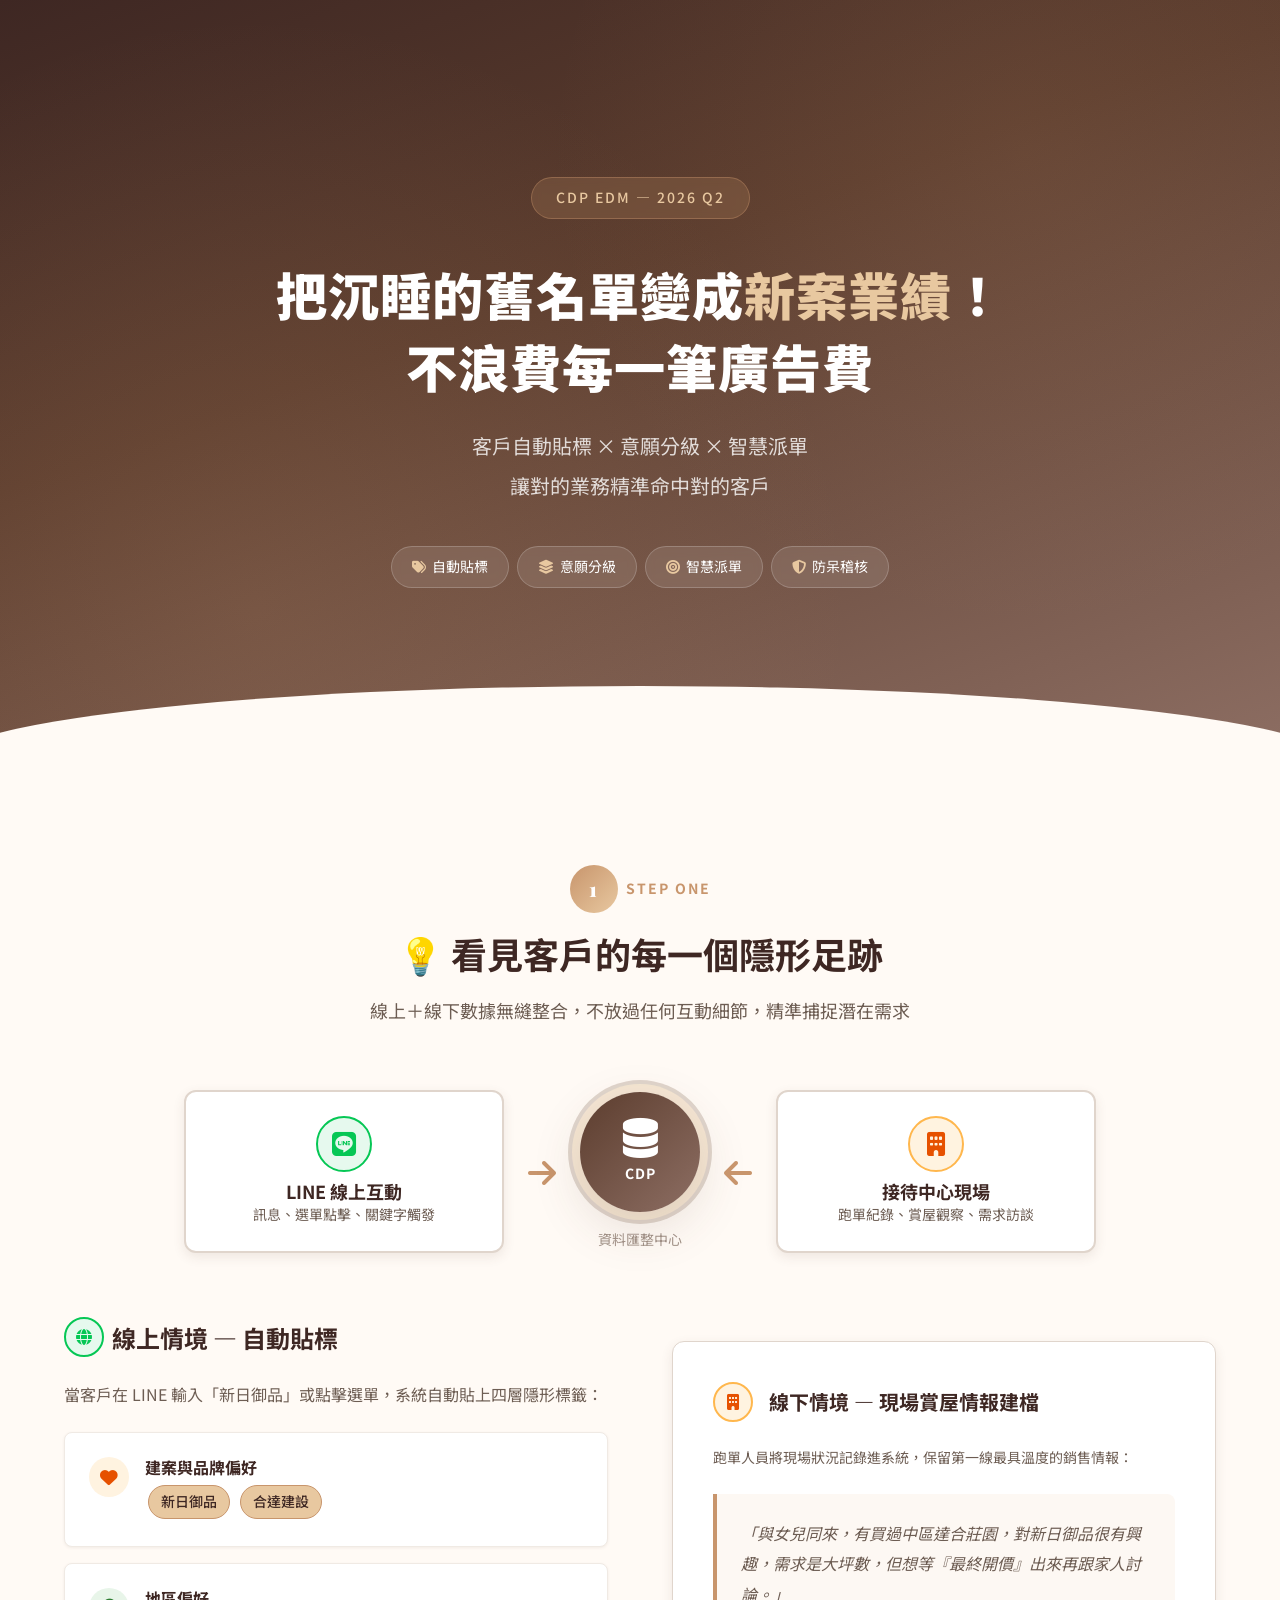
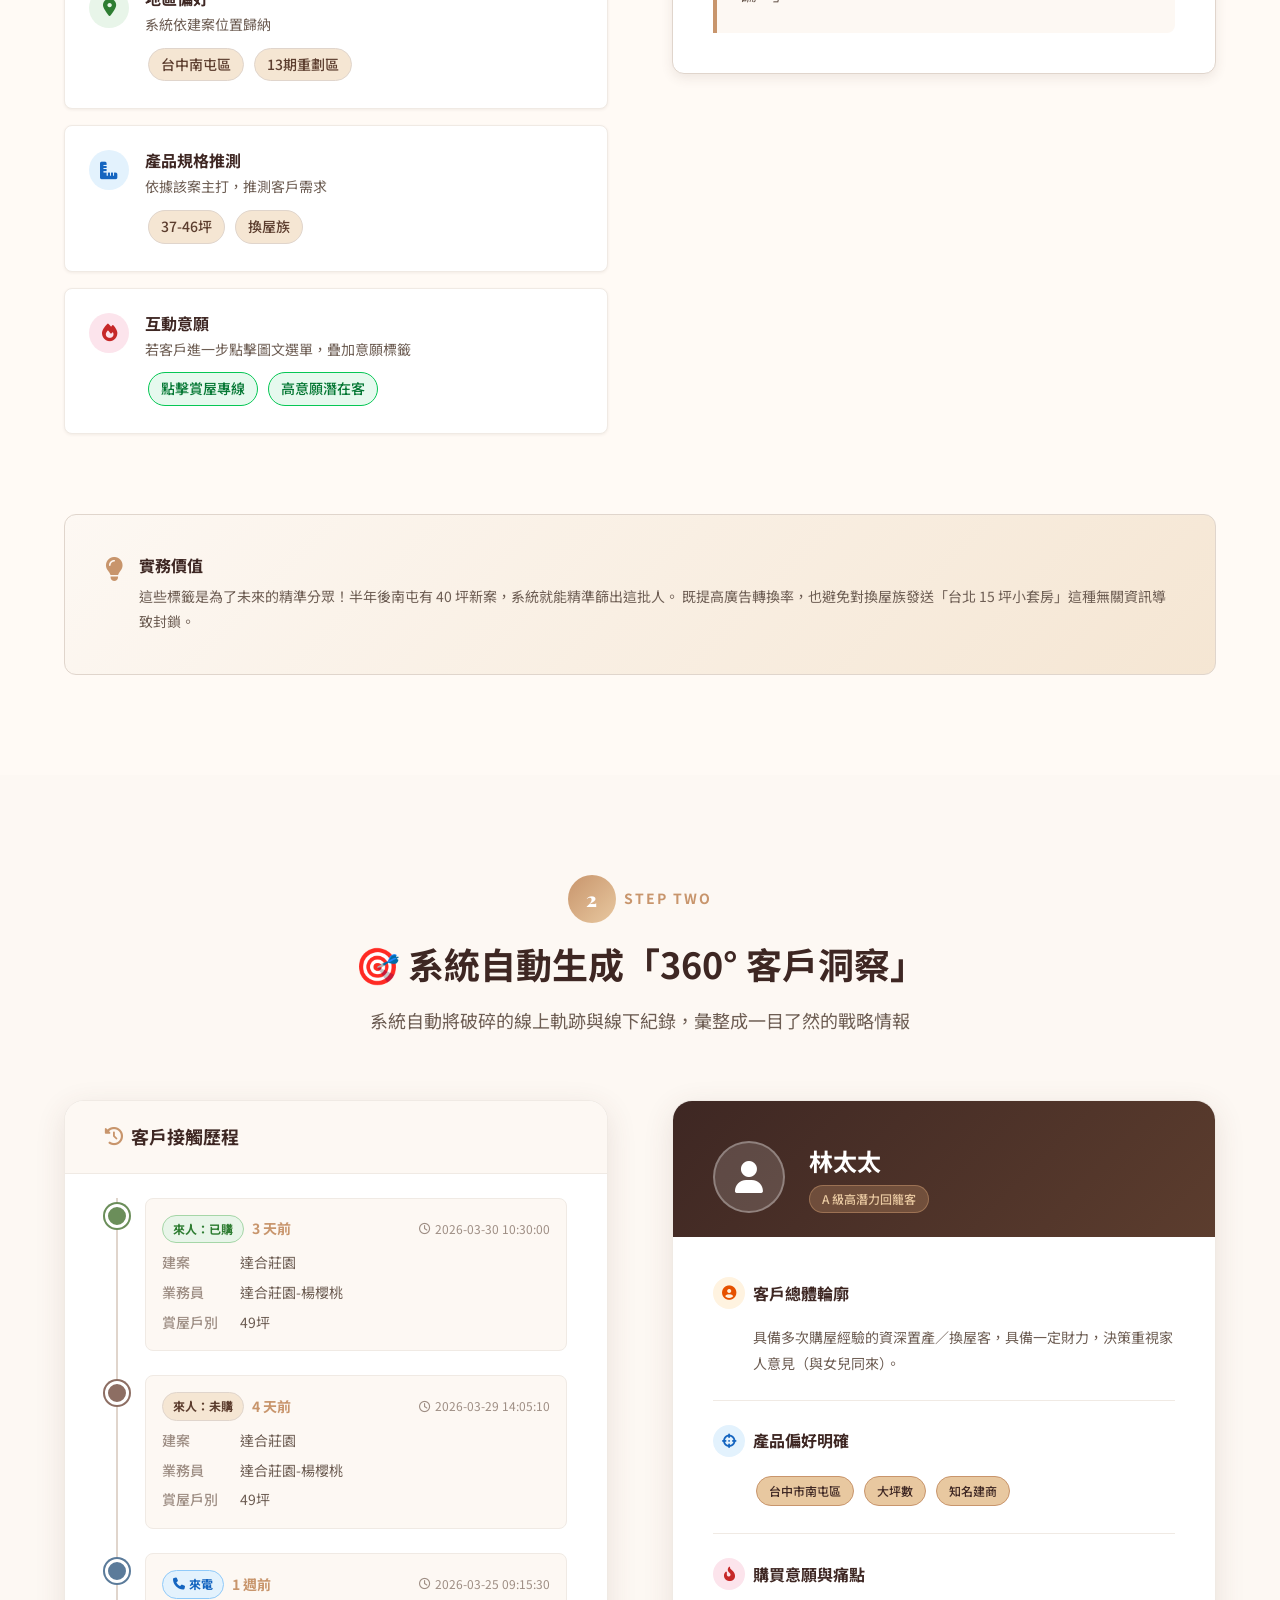
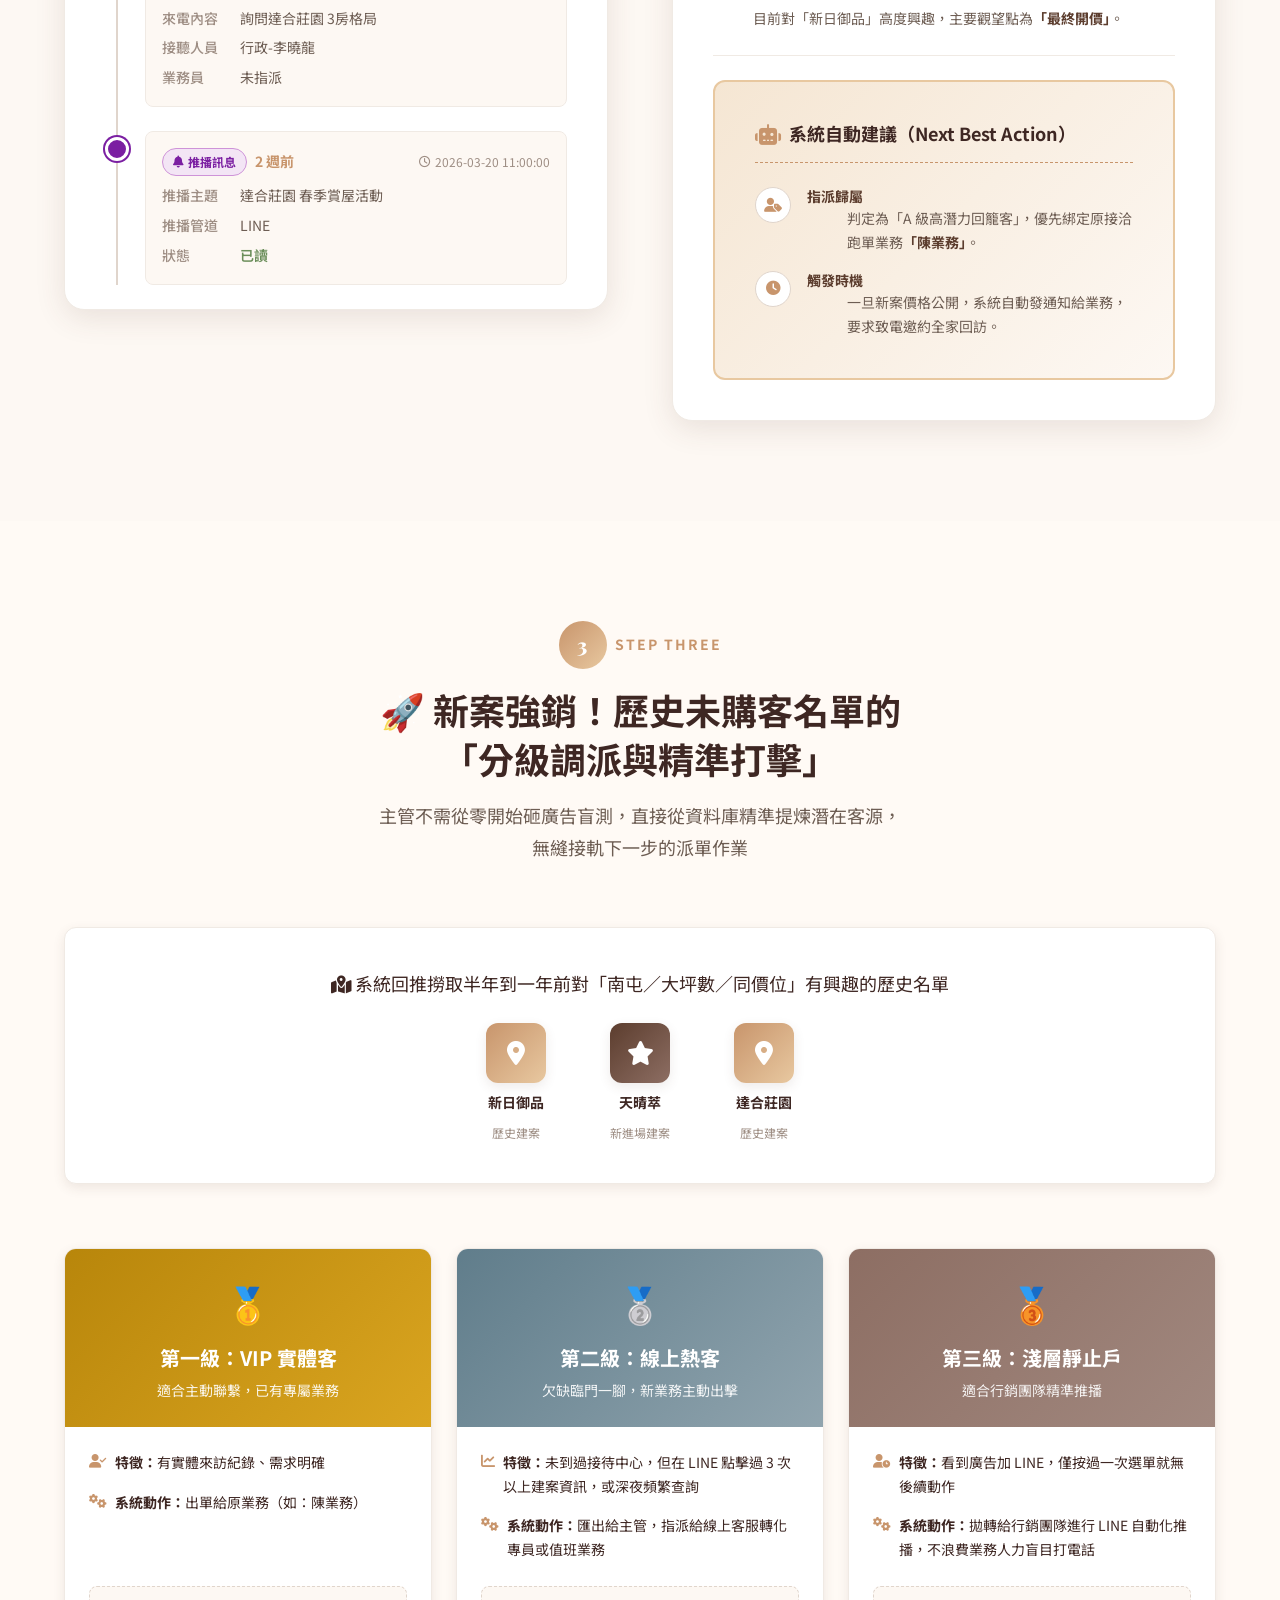
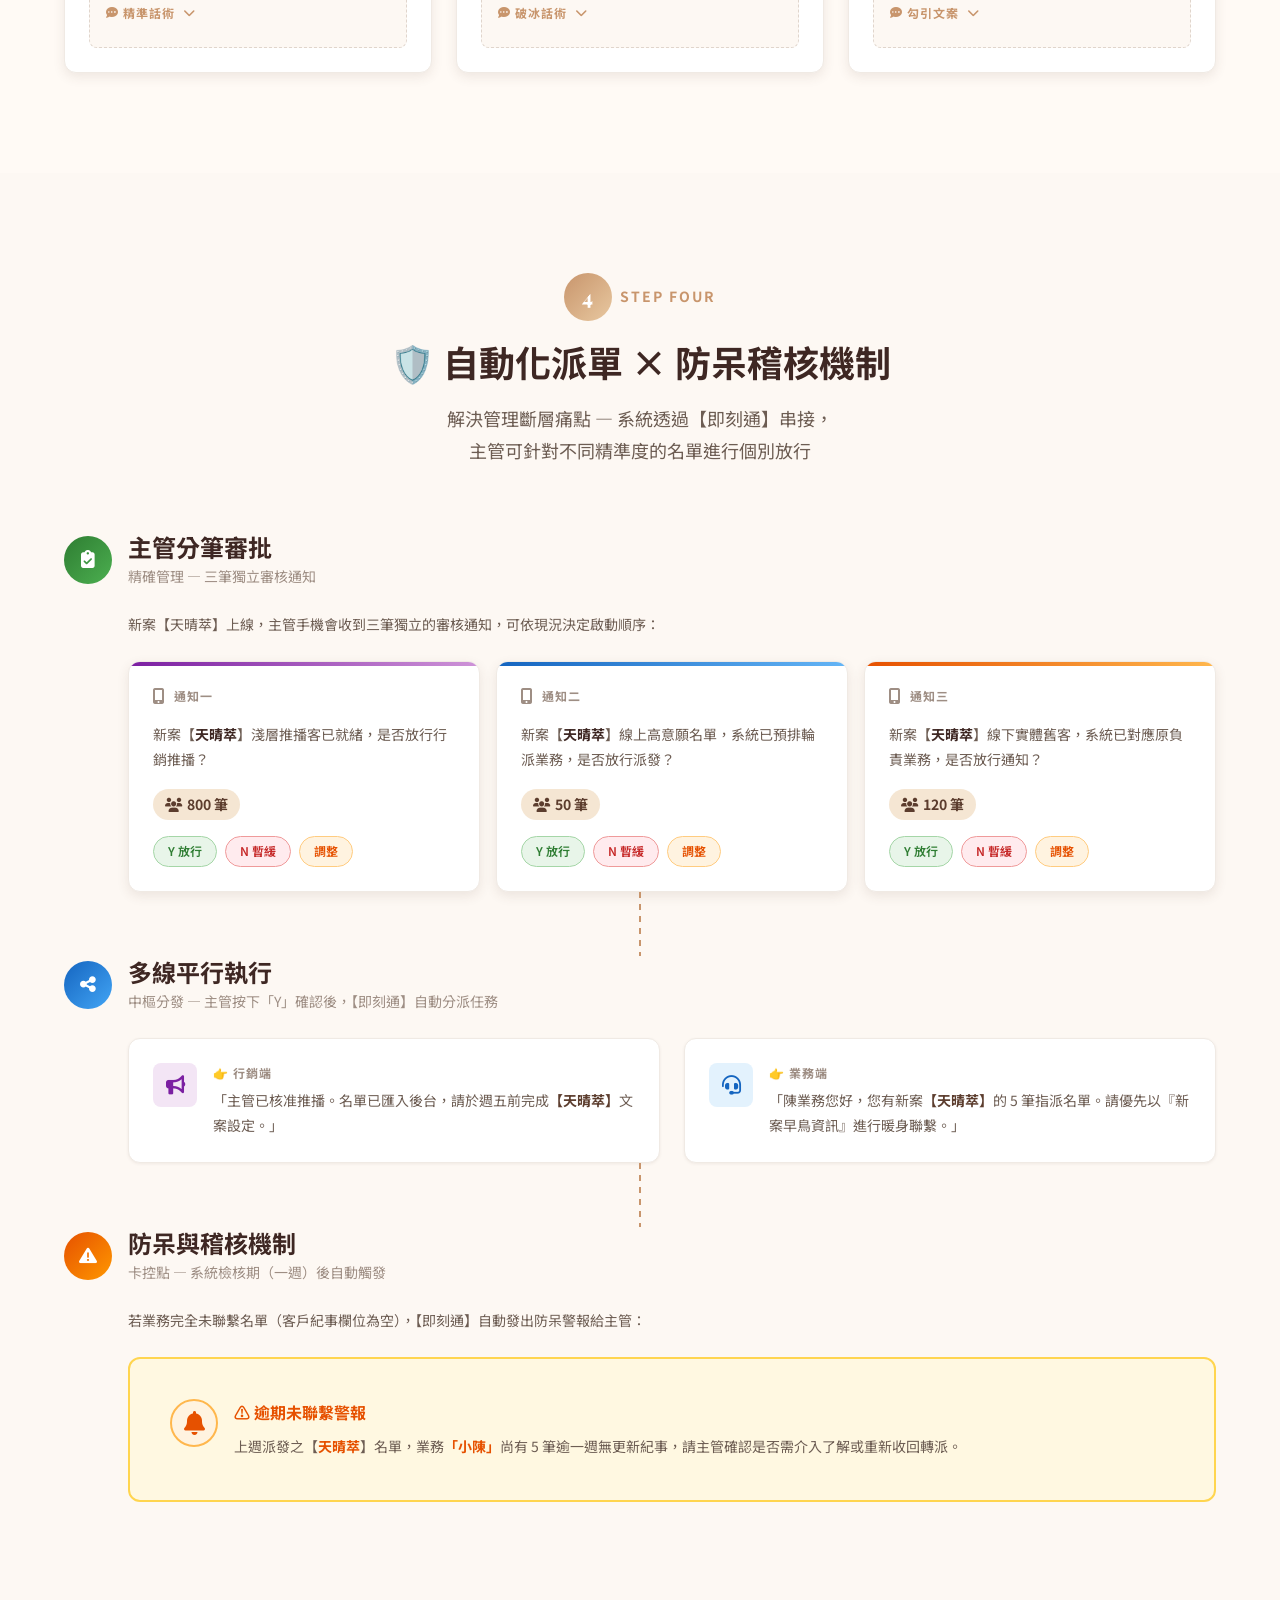
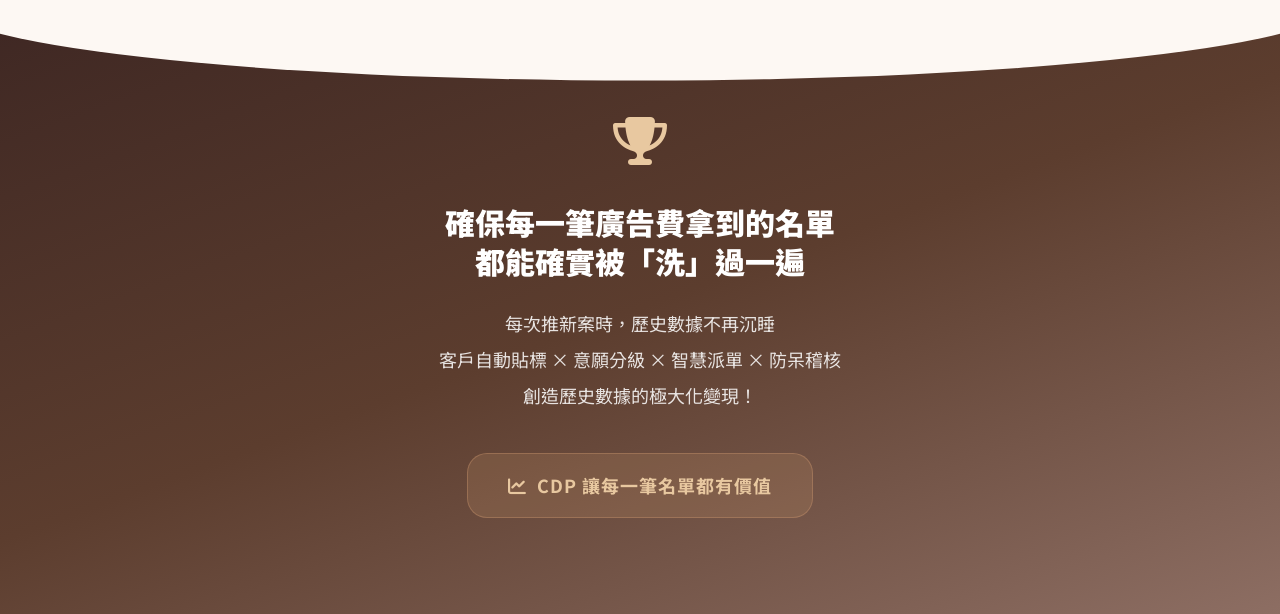
<file: index.html>
<!DOCTYPE html>
<html lang="zh-TW">
<head>
    <meta charset="UTF-8">
    <meta name="viewport" content="width=device-width, initial-scale=1.0">
    <title>CDP EDM 2026 Q2 — 把沉睡的舊名單變成新案業績</title>
    <!-- Font Awesome CDN -->
    <link rel="stylesheet" href="https://cdnjs.cloudflare.com/ajax/libs/font-awesome/6.5.1/css/all.min.css">
    <!-- 自訂 CSS -->
    <link rel="stylesheet" href="css/style-base.css">
    <link rel="stylesheet" href="css/style-sections.css">
    <link rel="stylesheet" href="css/style-cards.css">
    <link rel="stylesheet" href="css/style-flow.css">
    <link rel="stylesheet" href="css/style-responsive.css">
</head>
<body>

    <!-- ===== Hero 區 ===== -->
    <section class="hero" id="top">
        <div class="hero__content">
            <span class="hero__badge">CDP EDM — 2026 Q2</span>
            <h1 class="hero__title">
                把沉睡的舊名單變成<em>新案業績</em>！<br>
                不浪費每一筆廣告費
            </h1>
            <p class="hero__subtitle">
                客戶自動貼標 × 意願分級 × 智慧派單<br>
                讓對的業務精準命中對的客戶
            </p>
            <div class="hero__keywords">
                <span class="hero__keyword"><i class="fa-solid fa-tags"></i> 自動貼標</span>
                <span class="hero__keyword"><i class="fa-solid fa-layer-group"></i> 意願分級</span>
                <span class="hero__keyword"><i class="fa-solid fa-bullseye"></i> 智慧派單</span>
                <span class="hero__keyword"><i class="fa-solid fa-shield-halved"></i> 防呆稽核</span>
            </div>
        </div>
    </section>

    <!-- ===== 第一步：線上＋線下數據無縫整合 ===== -->
    <section class="section section--cream" id="step-1">
        <div class="container">
            <!-- 區塊標題 -->
            <div class="section__header">
                <div class="section__label">
                    <span class="step-number">1</span>
                    <span>STEP ONE</span>
                </div>
                <h2 class="section__title">
                    💡 看見客戶的每一個隱形足跡
                </h2>
                <p class="section__subtitle">
                    線上＋線下數據無縫整合，不放過任何互動細節，精準捕捉潛在需求
                </p>
            </div>

            <!-- 數據匯流視覺：LINE ← → CDP ← → 接待中心 -->
            <div class="data-flow fade-up">
                <!-- 線上 LINE -->
                <div class="data-source">
                    <div class="data-source__box">
                        <div class="icon-circle" style="background: #E6F9EE; color: #06C755; border-color: #06C755;">
                            <i class="fa-brands fa-line"></i>
                        </div>
                        <h4>LINE 線上互動</h4>
                        <p>訊息、選單點擊、關鍵字觸發</p>
                    </div>
                </div>

                <div class="data-arrow">
                    <i class="fa-solid fa-arrow-right"></i>
                </div>

                <!-- CDP 中樞 -->
                <div class="data-center">
                    <div class="data-center__hub">
                        <i class="fa-solid fa-database"></i>
                        <span>CDP</span>
                    </div>
                    <span style="font-size: var(--text-sm); color: var(--color-text-muted);">資料匯整中心</span>
                </div>

                <div class="data-arrow">
                    <i class="fa-solid fa-arrow-left"></i>
                </div>

                <!-- 線下接待 -->
                <div class="data-source">
                    <div class="data-source__box">
                        <div class="icon-circle" style="background: #FFF3E0; color: #E65100; border-color: #FFB74D;">
                            <i class="fa-solid fa-building"></i>
                        </div>
                        <h4>接待中心現場</h4>
                        <p>跑單紀錄、賞屋觀察、需求訪談</p>
                    </div>
                </div>
            </div>

            <!-- 線上情境：自動貼標 -->
            <div class="split-layout fade-up">
                <!-- 左側：線上 -->
                <div>
                    <h3 style="display:flex; align-items:center; gap:8px; margin-bottom: var(--space-lg);">
                        <span class="icon-circle" style="width:40px;height:40px;font-size:1rem;background:#E6F9EE;color:#06C755;border-color:#06C755;">
                            <i class="fa-solid fa-globe"></i>
                        </span>
                        線上情境 — 自動貼標
                    </h3>
                    <p style="margin-bottom: var(--space-lg);">
                        當客戶在 LINE 輸入「新日御品」或點擊選單，系統自動貼上四層隱形標籤：
                    </p>

                    <!-- 四層標籤 -->
                    <div class="tagging-layer">
                        <div class="tagging-layer__icon tagging-layer__icon--brand">
                            <i class="fa-solid fa-heart"></i>
                        </div>
                        <div class="tagging-layer__content">
                            <h4>建案與品牌偏好</h4>
                            <div class="tagging-layer__tags">
                                <span class="tag tag--accent">新日御品</span>
                                <span class="tag tag--accent">合達建設</span>
                            </div>
                        </div>
                    </div>

                    <div class="tagging-layer">
                        <div class="tagging-layer__icon tagging-layer__icon--area">
                            <i class="fa-solid fa-map-marker-alt"></i>
                        </div>
                        <div class="tagging-layer__content">
                            <h4>地區偏好</h4>
                            <p>系統依建案位置歸納</p>
                            <div class="tagging-layer__tags">
                                <span class="tag">台中南屯區</span>
                                <span class="tag">13期重劃區</span>
                            </div>
                        </div>
                    </div>

                    <div class="tagging-layer">
                        <div class="tagging-layer__icon tagging-layer__icon--spec">
                            <i class="fa-solid fa-ruler-combined"></i>
                        </div>
                        <div class="tagging-layer__content">
                            <h4>產品規格推測</h4>
                            <p>依據該案主打，推測客戶需求</p>
                            <div class="tagging-layer__tags">
                                <span class="tag">37-46坪</span>
                                <span class="tag">換屋族</span>
                            </div>
                        </div>
                    </div>

                    <div class="tagging-layer">
                        <div class="tagging-layer__icon tagging-layer__icon--intent">
                            <i class="fa-solid fa-fire"></i>
                        </div>
                        <div class="tagging-layer__content">
                            <h4>互動意願</h4>
                            <p>若客戶進一步點擊圖文選單，疊加意願標籤</p>
                            <div class="tagging-layer__tags">
                                <span class="tag tag--line">點擊賞屋專線</span>
                                <span class="tag tag--line">高意願潛在客</span>
                            </div>
                        </div>
                    </div>
                </div>

                <!-- 右側：線下 -->
                <div>
                    <div class="offline-scenario">
                        <div class="offline-scenario__header">
                            <span class="icon-circle" style="width:40px;height:40px;font-size:1rem;background:#FFF3E0;color:#E65100;border-color:#FFB74D;">
                                <i class="fa-solid fa-building"></i>
                            </span>
                            <h3>線下情境 — 現場賞屋情報建檔</h3>
                        </div>
                        <p style="margin-bottom: var(--space-lg); font-size: var(--text-sm);">
                            跑單人員將現場狀況記錄進系統，保留第一線最具溫度的銷售情報：
                        </p>
                        <blockquote class="offline-scenario__quote">
                            「與女兒同來，有買過中區達合莊園，對新日御品很有興趣，需求是大坪數，但想等『最終開價』出來再跟家人討論。」
                        </blockquote>
                    </div>
                </div>
            </div>

            <!-- 實務價值 -->
            <div class="value-callout fade-up">
                <i class="fa-solid fa-lightbulb"></i>
                <div>
                    <h4>實務價值</h4>
                    <p>
                        這些標籤是為了未來的精準分眾！半年後南屯有 40 坪新案，系統就能精準篩出這批人。
                        既提高廣告轉換率，也避免對換屋族發送「台北 15 坪小套房」這種無關資訊導致封鎖。
                    </p>
                </div>
            </div>
        </div>
    </section>

    <!-- ===== 第二步：360° 客戶洞察 ===== -->
    <section class="section section--warm" id="step-2">
        <div class="container">
            <div class="section__header">
                <div class="section__label">
                    <span class="step-number">2</span>
                    <span>STEP TWO</span>
                </div>
                <h2 class="section__title">
                    🎯 系統自動生成「360° 客戶洞察」
                </h2>
                <p class="section__subtitle">
                    系統自動將破碎的線上軌跡與線下紀錄，彙整成一目了然的戰略情報
                </p>
            </div>

            <!-- 第二步：左右分欄 — 歷程 + VIP 卡 -->
            <div class="step2-layout">

                <!-- 左側：客戶接觸歷程 Timeline -->
                <div class="timeline-panel fade-up">
                    <div class="timeline-panel__header">
                        <h3><i class="fa-solid fa-clock-rotate-left"></i> 客戶接觸歷程</h3>
                    </div>
                    <div class="timeline">
                        <!-- 來人：已購 -->
                        <div class="timeline__item">
                            <div class="timeline__dot timeline__dot--success"></div>
                            <div class="timeline__card">
                                <div class="timeline__card-header">
                                    <span class="timeline__badge timeline__badge--success">來人：已購</span>
                                    <span class="timeline__time">3 天前</span>
                                    <span class="timeline__date"><i class="fa-regular fa-clock"></i> 2026-03-30 10:30:00</span>
                                </div>
                                <div class="timeline__card-body">
                                    <div class="timeline__field"><span class="timeline__label">建案</span><span>達合莊園</span></div>
                                    <div class="timeline__field"><span class="timeline__label">業務員</span><span>達合莊園-楊櫻桃</span></div>
                                    <div class="timeline__field"><span class="timeline__label">賞屋戶別</span><span>49坪</span></div>
                                </div>
                            </div>
                        </div>
                        <!-- 來人：未購 -->
                        <div class="timeline__item">
                            <div class="timeline__dot timeline__dot--visited"></div>
                            <div class="timeline__card">
                                <div class="timeline__card-header">
                                    <span class="timeline__badge timeline__badge--visited">來人：未購</span>
                                    <span class="timeline__time">4 天前</span>
                                    <span class="timeline__date"><i class="fa-regular fa-clock"></i> 2026-03-29 14:05:10</span>
                                </div>
                                <div class="timeline__card-body">
                                    <div class="timeline__field"><span class="timeline__label">建案</span><span>達合莊園</span></div>
                                    <div class="timeline__field"><span class="timeline__label">業務員</span><span>達合莊園-楊櫻桃</span></div>
                                    <div class="timeline__field"><span class="timeline__label">賞屋戶別</span><span>49坪</span></div>
                                </div>
                            </div>
                        </div>
                        <!-- 來電 -->
                        <div class="timeline__item">
                            <div class="timeline__dot timeline__dot--call"></div>
                            <div class="timeline__card">
                                <div class="timeline__card-header">
                                    <span class="timeline__badge timeline__badge--call"><i class="fa-solid fa-phone"></i> 來電</span>
                                    <span class="timeline__time">1 週前</span>
                                    <span class="timeline__date"><i class="fa-regular fa-clock"></i> 2026-03-25 09:15:30</span>
                                </div>
                                <div class="timeline__card-body">
                                    <div class="timeline__field"><span class="timeline__label">來電內容</span><span>詢問達合莊園 3房格局</span></div>
                                    <div class="timeline__field"><span class="timeline__label">接聽人員</span><span>行政-李曉龍</span></div>
                                    <div class="timeline__field"><span class="timeline__label">業務員</span><span>未指派</span></div>
                                </div>
                            </div>
                        </div>
                        <!-- 推播訊息 -->
                        <div class="timeline__item">
                            <div class="timeline__dot timeline__dot--push"></div>
                            <div class="timeline__card">
                                <div class="timeline__card-header">
                                    <span class="timeline__badge timeline__badge--push"><i class="fa-solid fa-bell"></i> 推播訊息</span>
                                    <span class="timeline__time">2 週前</span>
                                    <span class="timeline__date"><i class="fa-regular fa-clock"></i> 2026-03-20 11:00:00</span>
                                </div>
                                <div class="timeline__card-body">
                                    <div class="timeline__field"><span class="timeline__label">推播主題</span><span>達合莊園 春季賞屋活動</span></div>
                                    <div class="timeline__field"><span class="timeline__label">推播管道</span><span>LINE</span></div>
                                    <div class="timeline__field"><span class="timeline__label">狀態</span><span class="timeline__status timeline__status--read">已讀</span></div>
                                </div>
                            </div>
                        </div>
                    </div>
                </div>

                <!-- 右側：VIP 檔案卡 + 系統洞察 -->
                <div class="fade-up" style="animation-delay: 0.15s;">
                    <div class="vip-card">
                        <div class="vip-card__header">
                            <div class="vip-card__avatar">
                                <i class="fa-solid fa-user"></i>
                            </div>
                            <div>
                                <div class="vip-card__name">林太太</div>
                                <span class="vip-card__badge">A 級高潛力回籠客</span>
                            </div>
                        </div>
                        <div class="vip-card__body">
                            <!-- 輪廓 -->
                            <div class="vip-card__section">
                                <div class="vip-card__section-header">
                                    <div class="vip-card__section-icon vip-card__section-icon--profile">
                                        <i class="fa-solid fa-user-circle"></i>
                                    </div>
                                    <h4>客戶總體輪廓</h4>
                                </div>
                                <p>
                                    具備多次購屋經驗的資深置產／換屋客，具備一定財力，決策重視家人意見（與女兒同來）。
                                </p>
                            </div>

                            <!-- 偏好 -->
                            <div class="vip-card__section">
                                <div class="vip-card__section-header">
                                    <div class="vip-card__section-icon vip-card__section-icon--preference">
                                        <i class="fa-solid fa-crosshairs"></i>
                                    </div>
                                    <h4>產品偏好明確</h4>
                                </div>
                                <div class="vip-card__tags">
                                    <span class="tag tag--accent">台中市南屯區</span>
                                    <span class="tag tag--accent">大坪數</span>
                                    <span class="tag tag--accent">知名建商</span>
                                </div>
                            </div>

                            <!-- 意願與痛點 -->
                            <div class="vip-card__section">
                                <div class="vip-card__section-header">
                                    <div class="vip-card__section-icon vip-card__section-icon--intent">
                                        <i class="fa-solid fa-fire-flame-curved"></i>
                                    </div>
                                    <h4>購買意願與痛點</h4>
                                </div>
                                <p>
                                    目前對「新日御品」高度興趣，主要觀望點為<strong>「最終開價」</strong>。
                                </p>
                            </div>

                            <!-- Next Best Action -->
                            <div class="vip-card__section">
                                <div class="nba-card">
                                    <div class="nba-card__header">
                                        <i class="fa-solid fa-robot"></i>
                                        <h4>系統自動建議（Next Best Action）</h4>
                                    </div>
                                    <div class="nba-item">
                                        <div class="nba-item__icon">
                                            <i class="fa-solid fa-user-tag"></i>
                                        </div>
                                        <div class="nba-item__content">
                                            <h5>指派歸屬</h5>
                                            <p>判定為「A 級高潛力回籠客」，優先綁定原接洽跑單業務<strong>「陳業務」</strong>。</p>
                                        </div>
                                    </div>
                                    <div class="nba-item">
                                        <div class="nba-item__icon">
                                            <i class="fa-solid fa-clock"></i>
                                        </div>
                                        <div class="nba-item__content">
                                            <h5>觸發時機</h5>
                                            <p>一旦新案價格公開，系統自動發通知給業務，要求致電邀約全家回訪。</p>
                                        </div>
                                    </div>
                                </div>
                            </div>
                        </div>
                    </div>
                </div>

            </div>
        </div>
    </section>

    <!-- ===== 第三步：歷史名單分級調派 ===== -->
    <section class="section section--cream" id="step-3">
        <div class="container">
            <div class="section__header">
                <div class="section__label">
                    <span class="step-number">3</span>
                    <span>STEP THREE</span>
                </div>
                <h2 class="section__title">
                    🚀 新案強銷！歷史未購客名單的<br>「分級調派與精準打擊」
                </h2>
                <p class="section__subtitle">
                    主管不需從零開始砸廣告盲測，直接從資料庫精準提煉潛在客源，<br>
                    無縫接軌下一步的派單作業
                </p>
            </div>

            <!-- 地圖示意 -->
            <div class="map-visual fade-up">
                <div class="map-visual__content">
                    <p class="map-visual__title">
                        <i class="fa-solid fa-map-location-dot"></i>
                        系統回推撈取半年到一年前對「南屯／大坪數／同價位」有興趣的歷史名單
                    </p>
                    <div class="map-pins">
                        <div class="map-pin">
                            <div class="map-pin__icon map-pin__icon--active">
                                <i class="fa-solid fa-location-dot"></i>
                            </div>
                            <span class="map-pin__label">新日御品</span>
                            <span class="map-pin__detail">歷史建案</span>
                        </div>
                        <div class="map-pin">
                            <div class="map-pin__icon map-pin__icon--new">
                                <i class="fa-solid fa-star"></i>
                            </div>
                            <span class="map-pin__label">天晴萃</span>
                            <span class="map-pin__detail">新進場建案</span>
                        </div>
                        <div class="map-pin">
                            <div class="map-pin__icon map-pin__icon--active">
                                <i class="fa-solid fa-location-dot"></i>
                            </div>
                            <span class="map-pin__label">達合莊園</span>
                            <span class="map-pin__detail">歷史建案</span>
                        </div>
                    </div>
                </div>
            </div>

            <!-- 三級分級卡 -->
            <div class="tier-cards fade-up">
                <!-- 金牌：VIP 實體客 -->
                <div class="tier-card tier-card--gold">
                    <div class="tier-card__header">
                        <div class="tier-card__medal">🥇</div>
                        <div class="tier-card__title">第一級：VIP 實體客</div>
                        <div class="tier-card__subtitle">適合主動聯繫，已有專屬業務</div>
                    </div>
                    <div class="tier-card__body">
                        <div class="tier-card__info">
                            <div class="tier-card__info-item">
                                <i class="fa-solid fa-user-check"></i>
                                <div><strong>特徵：</strong>有實體來訪紀錄、需求明確</div>
                            </div>
                            <div class="tier-card__info-item">
                                <i class="fa-solid fa-gears"></i>
                                <div><strong>系統動作：</strong>出單給原業務（如：陳業務）</div>
                            </div>
                        </div>
                        <div class="script-box">
                            <div class="script-box__label">
                                <i class="fa-solid fa-comment-dots"></i> 精準話術
                            </div>
                            <p class="script-box__text">
                                「林太太您好，上次您看過覺得不錯的建案價格出來了！另外我們在南屯 13 期也有一個符合您大坪數需求的新案<strong>【天晴萃】</strong>，這週末方便跟女兒一起來聽聽看嗎？」
                            </p>
                        </div>
                    </div>
                </div>

                <!-- 銀牌：線上熱客 -->
                <div class="tier-card tier-card--silver">
                    <div class="tier-card__header">
                        <div class="tier-card__medal">🥈</div>
                        <div class="tier-card__title">第二級：線上熱客</div>
                        <div class="tier-card__subtitle">欠缺臨門一腳，新業務主動出擊</div>
                    </div>
                    <div class="tier-card__body">
                        <div class="tier-card__info">
                            <div class="tier-card__info-item">
                                <i class="fa-solid fa-chart-line"></i>
                                <div><strong>特徵：</strong>未到過接待中心，但在 LINE 點擊過 3 次以上建案資訊，或深夜頻繁查詢</div>
                            </div>
                            <div class="tier-card__info-item">
                                <i class="fa-solid fa-gears"></i>
                                <div><strong>系統動作：</strong>匯出給主管，指派給線上客服轉化專員或值班業務</div>
                            </div>
                        </div>
                        <div class="script-box">
                            <div class="script-box__label">
                                <i class="fa-solid fa-comment-dots"></i> 破冰話術
                            </div>
                            <p class="script-box__text">
                                「您好！發現您最近在關注南屯 13 期的建案，我是專案顧問小陳，目前我們有幾份<strong>【天晴萃】</strong>尚未公開的 46 坪格局圖，請問方便傳給您參考嗎？」
                            </p>
                        </div>
                    </div>
                </div>

                <!-- 銅牌：淺層靜止戶 -->
                <div class="tier-card tier-card--bronze">
                    <div class="tier-card__header">
                        <div class="tier-card__medal">🥉</div>
                        <div class="tier-card__title">第三級：淺層靜止戶</div>
                        <div class="tier-card__subtitle">適合行銷團隊精準推播</div>
                    </div>
                    <div class="tier-card__body">
                        <div class="tier-card__info">
                            <div class="tier-card__info-item">
                                <i class="fa-solid fa-user-clock"></i>
                                <div><strong>特徵：</strong>看到廣告加 LINE，僅按過一次選單就無後續動作</div>
                            </div>
                            <div class="tier-card__info-item">
                                <i class="fa-solid fa-gears"></i>
                                <div><strong>系統動作：</strong>拋轉給行銷團隊進行 LINE 自動化推播，不浪費業務人力盲目打電話</div>
                            </div>
                        </div>
                        <div class="script-box">
                            <div class="script-box__label">
                                <i class="fa-solid fa-comment-dots"></i> 勾引文案
                            </div>
                            <p class="script-box__text">
                                「錯過新日御品？南屯 13 期最新指標大案<strong>【天晴萃】</strong>公開！37-46 坪換屋首選，首付只要 XX 萬。」
                            </p>
                        </div>
                    </div>
                </div>
            </div>
        </div>
    </section>

    <!-- ===== 第四步：自動化派單 × 防呆稽核 ===== -->
    <section class="section section--warm" id="step-4">
        <div class="container">
            <div class="section__header">
                <div class="section__label">
                    <span class="step-number">4</span>
                    <span>STEP FOUR</span>
                </div>
                <h2 class="section__title">
                    🛡️ 自動化派單 × 防呆稽核機制
                </h2>
                <p class="section__subtitle">
                    解決管理斷層痛點 — 系統透過【即刻通】串接，<br>
                    主管可針對不同精準度的名單進行個別放行
                </p>
            </div>

            <!-- 流程圖 -->
            <div class="flow-diagram">

                <!-- 節點一：分筆審批 -->
                <div class="flow-node fade-up">
                    <div class="flow-node__header">
                        <div class="flow-node__number flow-node__number--approve">
                            <i class="fa-solid fa-clipboard-check"></i>
                        </div>
                        <div>
                            <h3 class="flow-node__title">主管分筆審批</h3>
                            <span class="flow-node__subtitle">精確管理 — 三筆獨立審核通知</span>
                        </div>
                    </div>
                    <div class="flow-node__content">
                        <p style="margin-bottom: var(--space-lg); font-size: var(--text-sm); color: var(--color-text-secondary);">
                            新案【天晴萃】上線，主管手機會收到三筆獨立的審核通知，可依現況決定啟動順序：
                        </p>
                        <div class="approval-stack">
                            <!-- 通知一 -->
                            <div class="approval-item approval-item--marketing">
                                <div class="approval-item__header">
                                    <i class="fa-solid fa-mobile-screen-button"></i>
                                    通知一
                                </div>
                                <div class="approval-item__body">
                                    新案【<strong>天晴萃</strong>】淺層推播客已就緒，是否放行行銷推播？
                                </div>
                                <div class="approval-item__count">
                                    <i class="fa-solid fa-users"></i> 800 筆
                                </div>
                                <div class="approval-item__actions">
                                    <span class="notif-action notif-action--yes">Y 放行</span>
                                    <span class="notif-action notif-action--no">N 暫緩</span>
                                    <span class="notif-action notif-action--adjust">調整</span>
                                </div>
                            </div>

                            <!-- 通知二 -->
                            <div class="approval-item approval-item--online">
                                <div class="approval-item__header">
                                    <i class="fa-solid fa-mobile-screen-button"></i>
                                    通知二
                                </div>
                                <div class="approval-item__body">
                                    新案【<strong>天晴萃</strong>】線上高意願名單，系統已預排輪派業務，是否放行派發？
                                </div>
                                <div class="approval-item__count">
                                    <i class="fa-solid fa-users"></i> 50 筆
                                </div>
                                <div class="approval-item__actions">
                                    <span class="notif-action notif-action--yes">Y 放行</span>
                                    <span class="notif-action notif-action--no">N 暫緩</span>
                                    <span class="notif-action notif-action--adjust">調整</span>
                                </div>
                            </div>

                            <!-- 通知三 -->
                            <div class="approval-item approval-item--offline">
                                <div class="approval-item__header">
                                    <i class="fa-solid fa-mobile-screen-button"></i>
                                    通知三
                                </div>
                                <div class="approval-item__body">
                                    新案【<strong>天晴萃</strong>】線下實體舊客，系統已對應原負責業務，是否放行通知？
                                </div>
                                <div class="approval-item__count">
                                    <i class="fa-solid fa-users"></i> 120 筆
                                </div>
                                <div class="approval-item__actions">
                                    <span class="notif-action notif-action--yes">Y 放行</span>
                                    <span class="notif-action notif-action--no">N 暫緩</span>
                                    <span class="notif-action notif-action--adjust">調整</span>
                                </div>
                            </div>
                        </div>
                    </div>
                </div>

                <!-- 節點二：多線平行執行 -->
                <div class="flow-node fade-up">
                    <div class="flow-node__header">
                        <div class="flow-node__number flow-node__number--dispatch">
                            <i class="fa-solid fa-share-nodes"></i>
                        </div>
                        <div>
                            <h3 class="flow-node__title">多線平行執行</h3>
                            <span class="flow-node__subtitle">中樞分發 — 主管按下「Y」確認後，【即刻通】自動分派任務</span>
                        </div>
                    </div>
                    <div class="flow-node__content">
                        <div class="dispatch-grid">
                            <div class="dispatch-item">
                                <div class="dispatch-item__icon dispatch-item__icon--marketing">
                                    <i class="fa-solid fa-bullhorn"></i>
                                </div>
                                <div>
                                    <div class="dispatch-item__label">👉 行銷端</div>
                                    <p class="dispatch-item__text">
                                        「主管已核准推播。名單已匯入後台，請於週五前完成<strong>【天晴萃】</strong>文案設定。」
                                    </p>
                                </div>
                            </div>
                            <div class="dispatch-item">
                                <div class="dispatch-item__icon dispatch-item__icon--sales">
                                    <i class="fa-solid fa-headset"></i>
                                </div>
                                <div>
                                    <div class="dispatch-item__label">👉 業務端</div>
                                    <p class="dispatch-item__text">
                                        「陳業務您好，您有新案<strong>【天晴萃】</strong>的 5 筆指派名單。請優先以『新案早鳥資訊』進行暖身聯繫。」
                                    </p>
                                </div>
                            </div>
                        </div>
                    </div>
                </div>

                <!-- 節點三：防呆與稽核 -->
                <div class="flow-node fade-up">
                    <div class="flow-node__header">
                        <div class="flow-node__number flow-node__number--audit">
                            <i class="fa-solid fa-triangle-exclamation"></i>
                        </div>
                        <div>
                            <h3 class="flow-node__title">防呆與稽核機制</h3>
                            <span class="flow-node__subtitle">卡控點 — 系統檢核期（一週）後自動觸發</span>
                        </div>
                    </div>
                    <div class="flow-node__content">
                        <p style="margin-bottom: var(--space-lg); font-size: var(--text-sm); color: var(--color-text-secondary);">
                            若業務完全未聯繫名單（客戶紀事欄位為空），【即刻通】自動發出防呆警報給主管：
                        </p>
                        <div class="audit-alert">
                            <div class="audit-alert__icon">
                                <i class="fa-solid fa-bell"></i>
                            </div>
                            <div>
                                <div class="audit-alert__header">
                                    <span class="audit-alert__title">⚠️ 逾期未聯繫警報</span>
                                </div>
                                <p class="audit-alert__text">
                                    上週派發之【<strong>天晴萃</strong>】名單，業務<strong>「小陳」</strong>尚有 5 筆逾一週無更新紀事，請主管確認是否需介入了解或重新收回轉派。
                                </p>
                            </div>
                        </div>
                    </div>
                </div>

            </div>
        </div>
    </section>

    <!-- ===== 總結 CTA ===== -->
    <section class="cta-section" id="summary">
        <div class="cta-section__content">
            <div class="cta-section__icon">
                <i class="fa-solid fa-trophy"></i>
            </div>
            <h2 class="cta-section__title">
                確保每一筆廣告費拿到的名單<br>都能確實被「洗」過一遍
            </h2>
            <p class="cta-section__text">
                每次推新案時，歷史數據不再沉睡<br>
                客戶自動貼標 × 意願分級 × 智慧派單 × 防呆稽核<br>
                創造歷史數據的極大化變現！
            </p>
            <div class="cta-section__highlight">
                <i class="fa-solid fa-chart-line"></i>&nbsp;
                CDP 讓每一筆名單都有價值
            </div>
        </div>
    </section>

    <!-- JS -->
    <script src="js/main-script.js"></script>
</body>
</html>
</file>
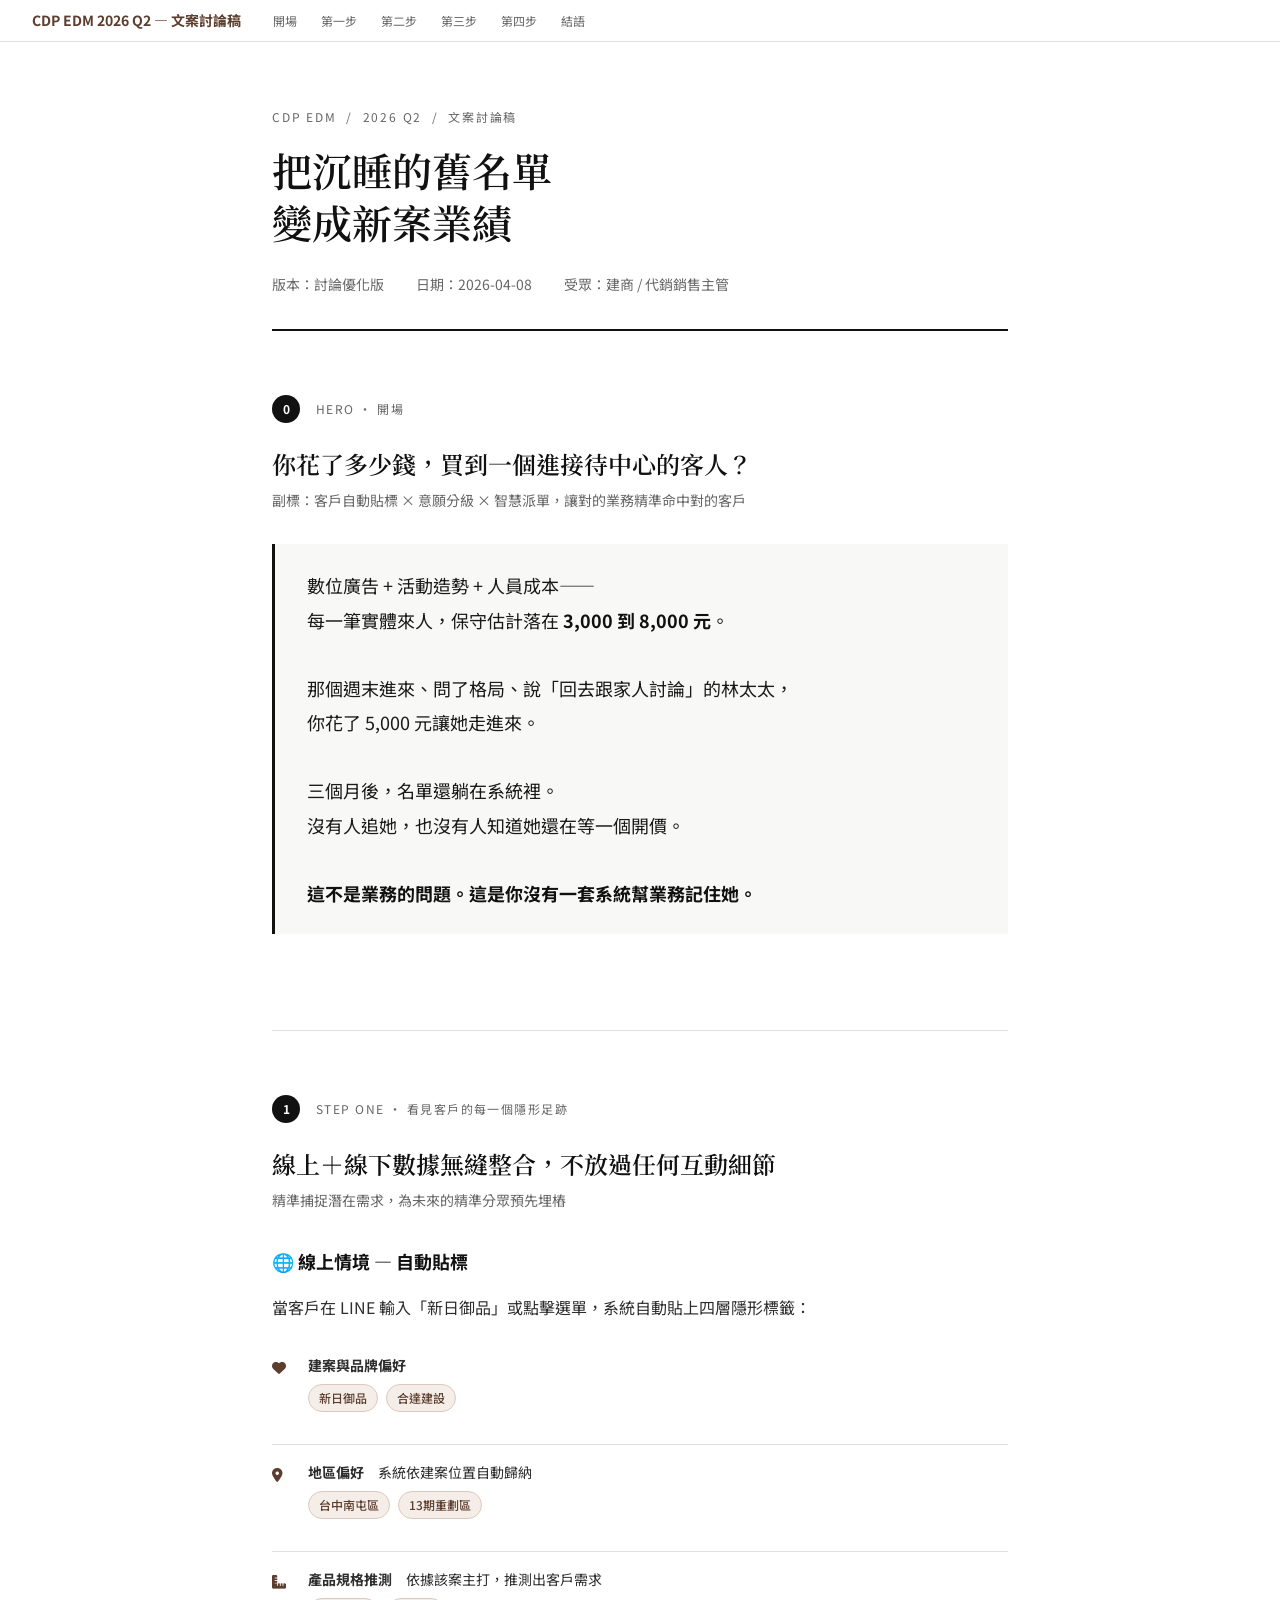
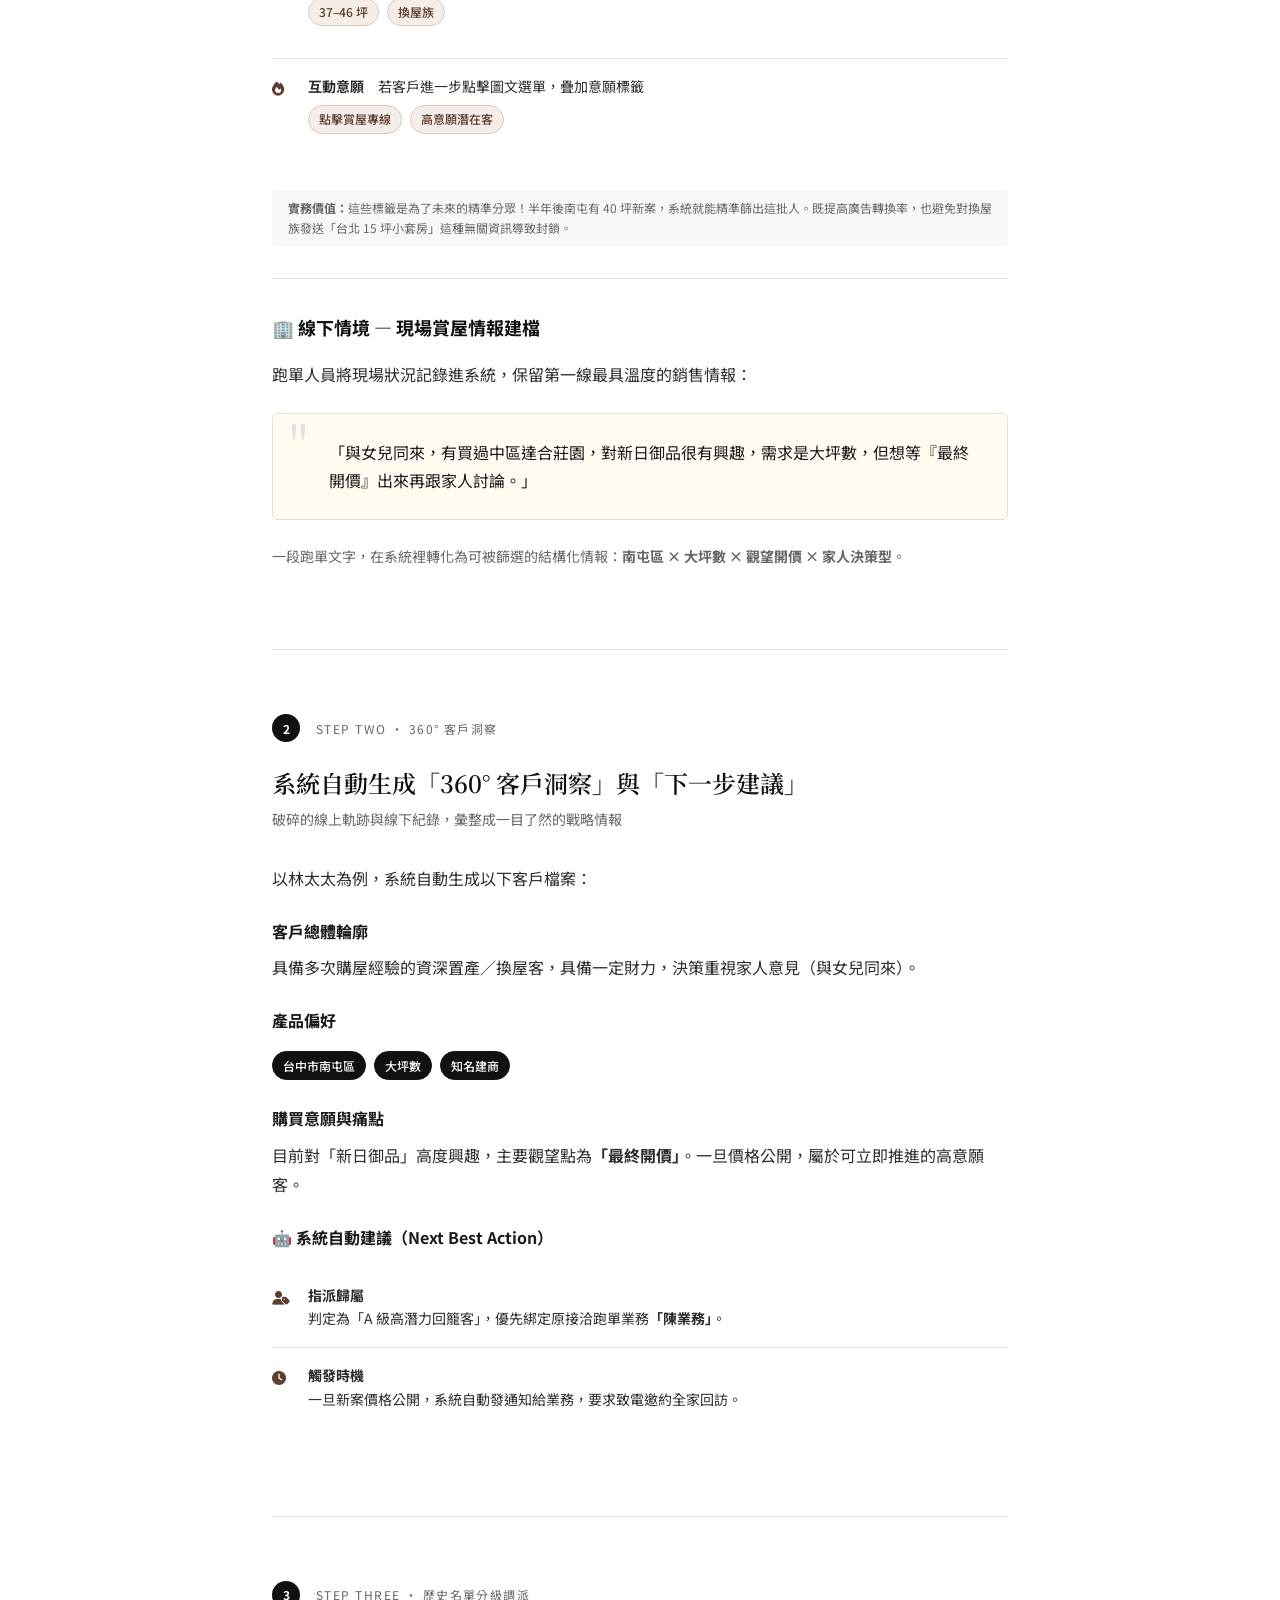
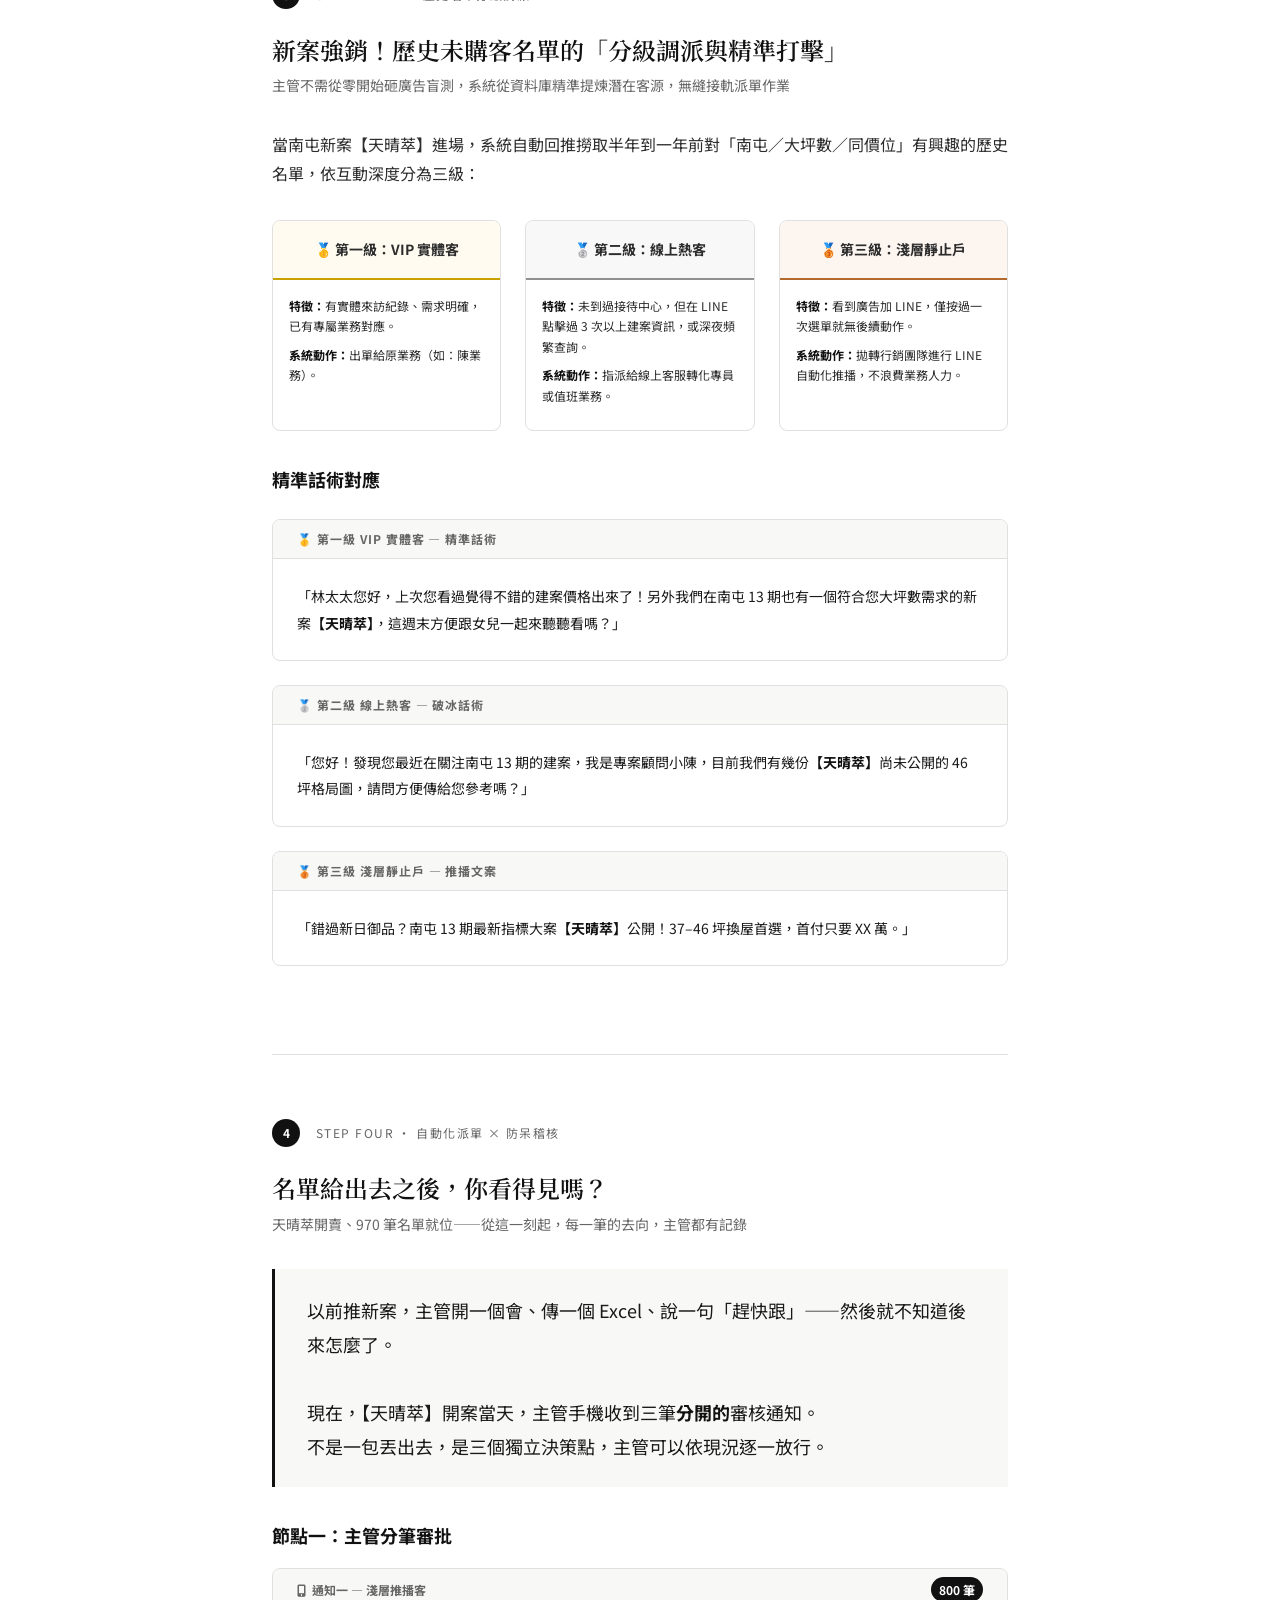
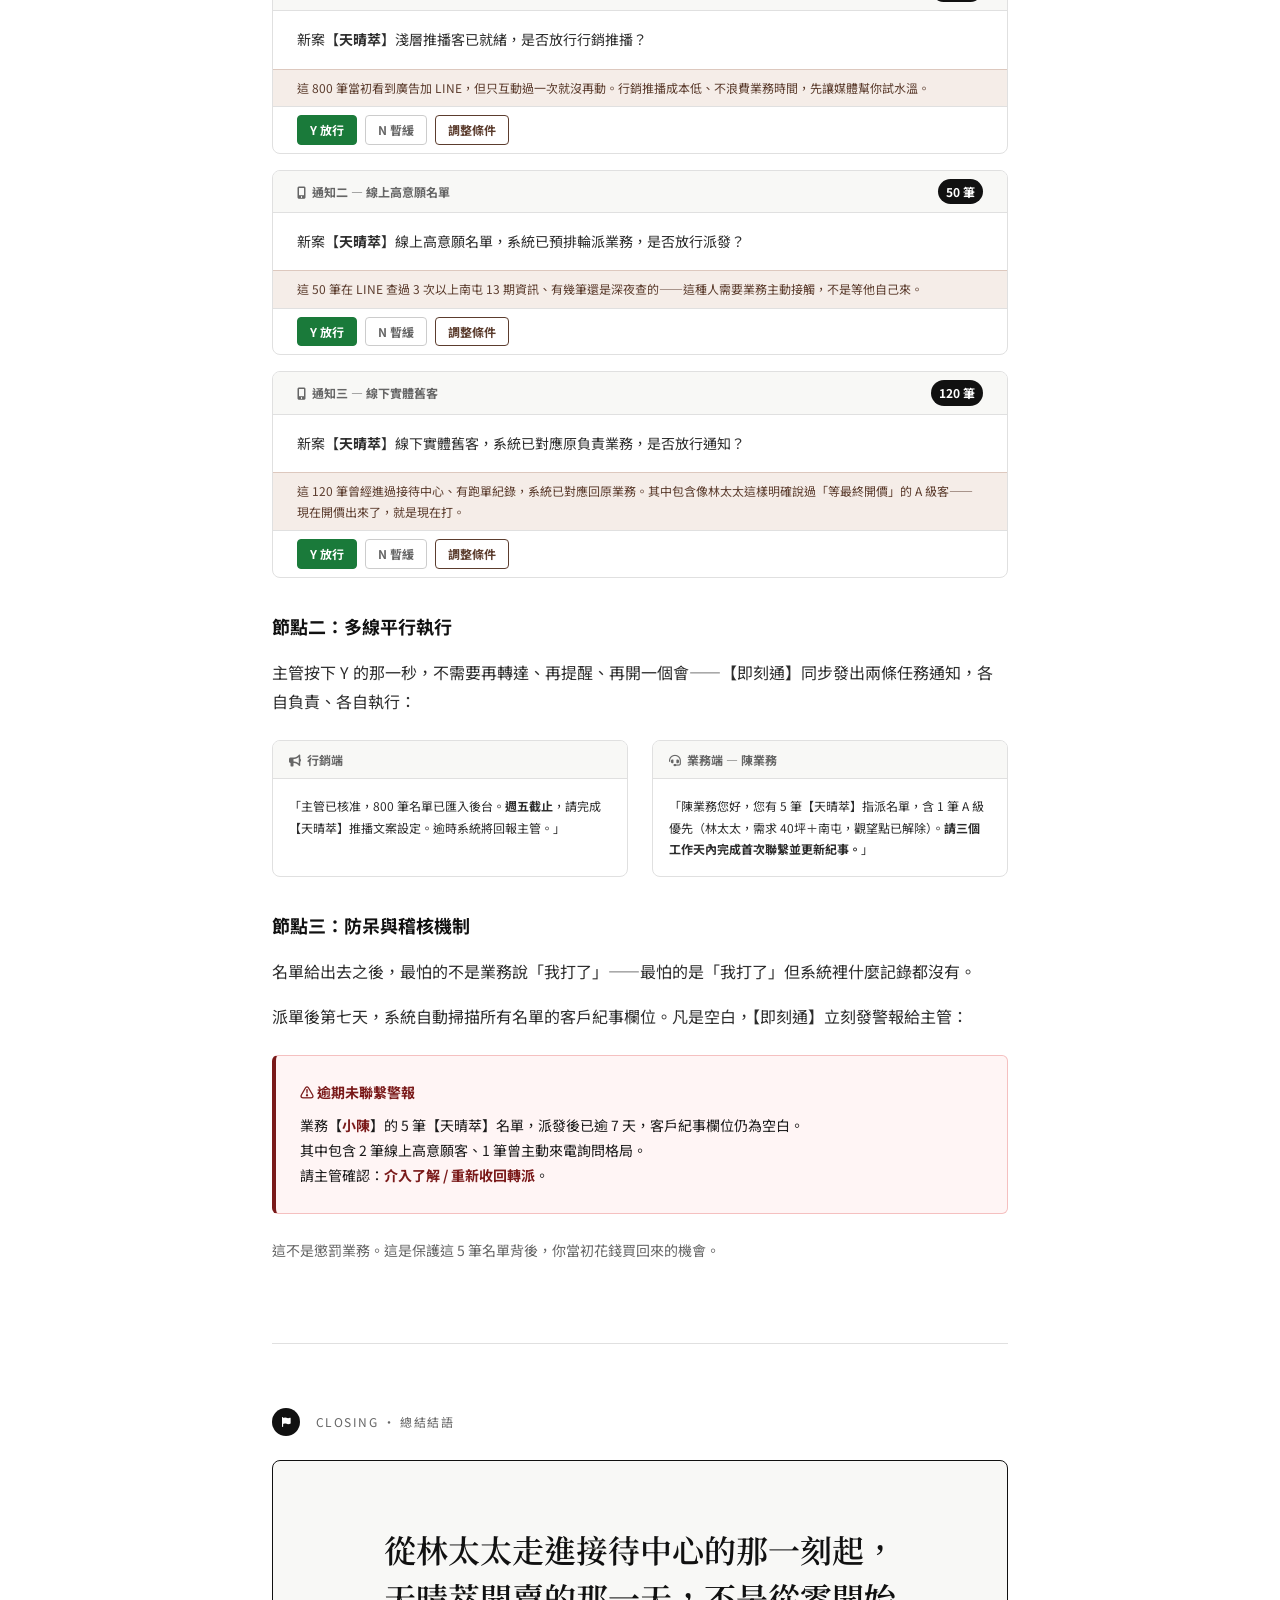
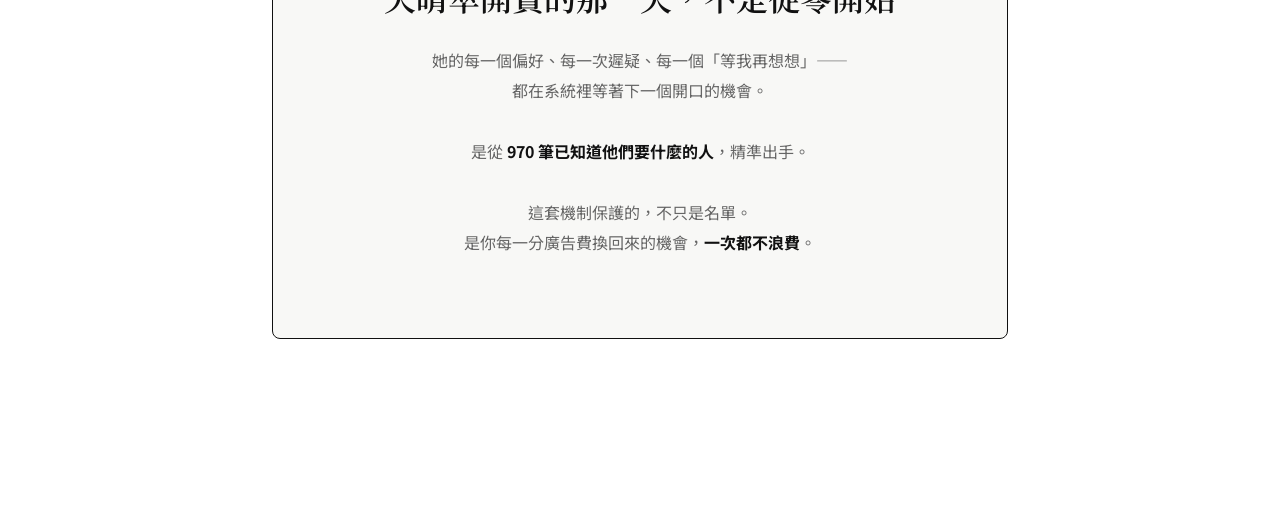
<file: doc.html>
<!DOCTYPE html>
<html lang="zh-TW">
<head>
    <meta charset="UTF-8">
    <meta name="viewport" content="width=device-width, initial-scale=1.0">
    <title>CDP EDM 2026 Q2 — 文案討論稿</title>
    <link rel="preconnect" href="https://fonts.googleapis.com">
    <link rel="preconnect" href="https://fonts.gstatic.com" crossorigin>
    <link href="https://fonts.googleapis.com/css2?family=Noto+Sans+TC:wght@300;400;500;700&family=Noto+Serif+TC:wght@400;600&display=swap" rel="stylesheet">
    <link rel="stylesheet" href="https://cdnjs.cloudflare.com/ajax/libs/font-awesome/6.5.1/css/all.min.css">
    <style>
        /* ===== Reset & Base ===== */
        *, *::before, *::after { box-sizing: border-box; margin: 0; padding: 0; }

        :root {
            --color-black: #111111;
            --color-ink: #1a1a1a;
            --color-text: #2d2d2d;
            --color-muted: #666666;
            --color-border: #e0e0e0;
            --color-bg-soft: #f8f8f6;
            --color-accent: #5C3D2E;
            --color-accent-light: #f5ede8;
            --color-highlight: #fffbf0;
            --color-alert: #7a1a1a;
            --color-alert-bg: #fff5f5;

            --font-sans: 'Noto Sans TC', sans-serif;
            --font-serif: 'Noto Serif TC', serif;

            --text-xs: 0.75rem;
            --text-sm: 0.875rem;
            --text-base: 1rem;
            --text-lg: 1.125rem;
            --text-xl: 1.25rem;
            --text-2xl: 1.5rem;
            --text-3xl: 2rem;
            --text-4xl: 2.5rem;

            --space-xs: 0.25rem;
            --space-sm: 0.5rem;
            --space-md: 1rem;
            --space-lg: 1.5rem;
            --space-xl: 2rem;
            --space-2xl: 3rem;
            --space-3xl: 4rem;
        }

        html { font-size: 16px; scroll-behavior: smooth; }

        body {
            font-family: var(--font-sans);
            color: var(--color-text);
            background: #ffffff;
            line-height: 1.8;
        }

        /* ===== 頁面頂部索引列 ===== */
        .doc-nav {
            position: sticky;
            top: 0;
            background: rgba(255,255,255,0.95);
            backdrop-filter: blur(8px);
            border-bottom: 1px solid var(--color-border);
            padding: var(--space-sm) var(--space-xl);
            display: flex;
            align-items: center;
            gap: var(--space-xl);
            z-index: 100;
            font-size: var(--text-xs);
            color: var(--color-muted);
        }
        .doc-nav__brand {
            font-weight: 700;
            color: var(--color-accent);
            font-size: var(--text-sm);
            white-space: nowrap;
        }
        .doc-nav__links { display: flex; gap: var(--space-lg); flex-wrap: wrap; }
        .doc-nav__links a {
            color: var(--color-muted);
            text-decoration: none;
            transition: color 0.2s;
        }
        .doc-nav__links a:hover { color: var(--color-accent); }

        /* ===== 主容器 ===== */
        .doc-wrap {
            max-width: 800px;
            margin: 0 auto;
            padding: var(--space-3xl) var(--space-xl);
        }

        /* ===== 文件頁首 ===== */
        .doc-header {
            border-bottom: 2px solid var(--color-black);
            padding-bottom: var(--space-xl);
            margin-bottom: var(--space-3xl);
        }
        .doc-header__label {
            font-size: var(--text-xs);
            color: var(--color-muted);
            letter-spacing: 0.15em;
            text-transform: uppercase;
            margin-bottom: var(--space-md);
        }
        .doc-header__title {
            font-family: var(--font-serif);
            font-size: var(--text-4xl);
            font-weight: 600;
            color: var(--color-black);
            line-height: 1.3;
            margin-bottom: var(--space-lg);
        }
        .doc-header__meta {
            display: flex;
            gap: var(--space-xl);
            font-size: var(--text-sm);
            color: var(--color-muted);
        }

        /* ===== 章節 ===== */
        .doc-section {
            margin-bottom: var(--space-3xl);
            padding-bottom: var(--space-3xl);
            border-bottom: 1px solid var(--color-border);
        }
        .doc-section:last-child { border-bottom: none; }

        .section-label {
            display: flex;
            align-items: center;
            gap: var(--space-md);
            margin-bottom: var(--space-lg);
        }
        .section-label__step {
            width: 28px;
            height: 28px;
            background: var(--color-black);
            color: #fff;
            border-radius: 50%;
            display: flex;
            align-items: center;
            justify-content: center;
            font-size: var(--text-xs);
            font-weight: 700;
            flex-shrink: 0;
        }
        .section-label__text {
            font-size: var(--text-xs);
            letter-spacing: 0.12em;
            text-transform: uppercase;
            color: var(--color-muted);
        }

        .section-title {
            font-family: var(--font-serif);
            font-size: var(--text-2xl);
            color: var(--color-black);
            font-weight: 600;
            line-height: 1.4;
            margin-bottom: var(--space-sm);
        }
        .section-subtitle {
            font-size: var(--text-sm);
            color: var(--color-muted);
            margin-bottom: var(--space-xl);
            line-height: 1.7;
        }

        /* ===== 文字元素 ===== */
        p { margin-bottom: var(--space-md); font-size: var(--text-base); }

        h3 {
            font-size: var(--text-lg);
            font-weight: 700;
            color: var(--color-black);
            margin: var(--space-xl) 0 var(--space-md);
        }
        h4 {
            font-size: var(--text-base);
            font-weight: 700;
            color: var(--color-ink);
            margin: var(--space-lg) 0 var(--space-sm);
        }

        /* ===== 引言區塊 ===== */
        .doc-lead {
            background: var(--color-bg-soft);
            border-left: 3px solid var(--color-black);
            padding: var(--space-lg) var(--space-xl);
            margin: var(--space-xl) 0;
            font-size: var(--text-lg);
            line-height: 1.9;
            color: var(--color-ink);
        }
        .doc-lead strong { color: var(--color-black); }

        /* ===== Blockquote 說話框 ===== */
        blockquote {
            border: 1px solid var(--color-border);
            border-radius: 6px;
            padding: var(--space-lg);
            margin: var(--space-lg) 0;
            background: var(--color-highlight);
            font-size: var(--text-sm);
            line-height: 1.8;
            color: var(--color-ink);
            position: relative;
        }
        blockquote::before {
            content: '"';
            font-family: var(--font-serif);
            font-size: 3rem;
            color: var(--color-border);
            line-height: 1;
            position: absolute;
            top: var(--space-sm);
            left: var(--space-md);
        }
        blockquote p { padding-left: var(--space-xl); margin: 0; }

        /* ===== 標籤組 ===== */
        .tag-row {
            display: flex;
            flex-wrap: wrap;
            gap: var(--space-sm);
            margin: var(--space-md) 0;
        }
        .tag {
            display: inline-flex;
            align-items: center;
            padding: 3px 10px;
            border-radius: 100px;
            font-size: var(--text-xs);
            font-weight: 500;
            background: var(--color-accent-light);
            color: var(--color-accent);
            border: 1px solid #ddc8be;
        }
        .tag--dark {
            background: var(--color-black);
            color: #fff;
            border-color: var(--color-black);
        }

        /* ===== 項目條列 ===== */
        .doc-list {
            list-style: none;
            margin: var(--space-md) 0 var(--space-lg);
        }
        .doc-list li {
            display: flex;
            gap: var(--space-md);
            padding: var(--space-md) 0;
            border-bottom: 1px solid var(--color-border);
            font-size: var(--text-sm);
            line-height: 1.7;
        }
        .doc-list li:last-child { border-bottom: none; }
        .doc-list__icon {
            width: 20px;
            flex-shrink: 0;
            padding-top: 2px;
            color: var(--color-accent);
        }

        /* ===== 話術框 ===== */
        .script-card {
            background: #fff;
            border: 1px solid var(--color-border);
            border-radius: 8px;
            margin: var(--space-lg) 0;
            overflow: hidden;
        }
        .script-card__label {
            background: var(--color-bg-soft);
            padding: var(--space-sm) var(--space-lg);
            font-size: var(--text-xs);
            font-weight: 700;
            letter-spacing: 0.08em;
            color: var(--color-muted);
            border-bottom: 1px solid var(--color-border);
        }
        .script-card__body {
            padding: var(--space-lg);
            font-size: var(--text-sm);
            line-height: 1.9;
            color: var(--color-ink);
        }
        .script-card__body strong { color: var(--color-black); }

        /* ===== 三級分欄 ===== */
        .tier-grid {
            display: grid;
            grid-template-columns: repeat(3, 1fr);
            gap: var(--space-lg);
            margin: var(--space-xl) 0;
        }
        .tier-cell {
            border: 1px solid var(--color-border);
            border-radius: 8px;
            overflow: hidden;
        }
        .tier-cell__header {
            padding: var(--space-md);
            text-align: center;
            font-weight: 700;
            font-size: var(--text-sm);
        }
        .tier-cell--gold .tier-cell__header { background: #fffbf0; border-bottom: 2px solid #C8A000; }
        .tier-cell--silver .tier-cell__header { background: #f8f8f8; border-bottom: 2px solid #909090; }
        .tier-cell--bronze .tier-cell__header { background: #fdf5f0; border-bottom: 2px solid #b36a2e; }
        .tier-cell__body { padding: var(--space-md); font-size: var(--text-xs); line-height: 1.7; }
        .tier-cell__body p { margin-bottom: var(--space-sm); font-size: var(--text-xs); }
        .tier-cell__body strong { color: var(--color-black); }

        /* ===== 通知卡 ===== */
        .notif-card {
            border: 1px solid var(--color-border);
            border-radius: 8px;
            margin: var(--space-md) 0;
            overflow: hidden;
        }
        .notif-card__header {
            display: flex;
            align-items: center;
            justify-content: space-between;
            padding: var(--space-sm) var(--space-lg);
            font-size: var(--text-xs);
            font-weight: 700;
            background: var(--color-bg-soft);
            border-bottom: 1px solid var(--color-border);
            color: var(--color-muted);
        }
        .notif-card__count {
            background: var(--color-black);
            color: #fff;
            padding: 2px 8px;
            border-radius: 100px;
            font-size: var(--text-xs);
        }
        .notif-card__body {
            padding: var(--space-md) var(--space-lg);
            font-size: var(--text-sm);
            line-height: 1.8;
        }
        .notif-card__note {
            padding: var(--space-sm) var(--space-lg);
            background: var(--color-accent-light);
            font-size: var(--text-xs);
            color: var(--color-accent);
            border-top: 1px solid #ddc8be;
            line-height: 1.7;
        }
        .notif-card__actions {
            display: flex;
            gap: var(--space-sm);
            padding: var(--space-sm) var(--space-lg);
            border-top: 1px solid var(--color-border);
        }
        .action-btn {
            padding: 3px 12px;
            border-radius: 4px;
            font-size: var(--text-xs);
            font-weight: 700;
            border: 1px solid;
        }
        .action-btn--yes { background: #1a7a3a; color: #fff; border-color: #1a7a3a; }
        .action-btn--no { background: #fff; color: #666; border-color: #ccc; }
        .action-btn--adj { background: #fff; color: var(--color-accent); border-color: var(--color-accent); }

        /* ===== 警報框 ===== */
        .alert-box {
            background: var(--color-alert-bg);
            border: 1px solid #f5c0c0;
            border-left: 4px solid var(--color-alert);
            border-radius: 6px;
            padding: var(--space-lg);
            margin: var(--space-lg) 0;
        }
        .alert-box__title {
            font-weight: 700;
            color: var(--color-alert);
            font-size: var(--text-sm);
            margin-bottom: var(--space-sm);
        }
        .alert-box p {
            font-size: var(--text-sm);
            line-height: 1.8;
            color: var(--color-ink);
            margin: 0;
        }
        .alert-box strong { color: var(--color-alert); }

        /* ===== 任務通知框 ===== */
        .task-row {
            display: grid;
            grid-template-columns: 1fr 1fr;
            gap: var(--space-lg);
            margin: var(--space-lg) 0;
        }
        .task-card {
            border: 1px solid var(--color-border);
            border-radius: 8px;
            overflow: hidden;
        }
        .task-card__label {
            background: var(--color-bg-soft);
            padding: var(--space-sm) var(--space-md);
            font-size: var(--text-xs);
            font-weight: 700;
            color: var(--color-muted);
            border-bottom: 1px solid var(--color-border);
        }
        .task-card__body {
            padding: var(--space-md);
            font-size: var(--text-xs);
            line-height: 1.8;
        }

        /* ===== 結語強調 ===== */
        .doc-closing {
            text-align: center;
            padding: var(--space-3xl) var(--space-xl);
            border: 1px solid var(--color-black);
            border-radius: 8px;
            background: var(--color-bg-soft);
        }
        .doc-closing__em {
            font-family: var(--font-serif);
            font-size: var(--text-3xl);
            color: var(--color-black);
            line-height: 1.5;
            margin-bottom: var(--space-lg);
            font-weight: 600;
        }
        .doc-closing p {
            font-size: var(--text-base);
            color: var(--color-muted);
            line-height: 1.9;
        }
        .doc-closing strong { color: var(--color-black); }

        /* ===== 分隔線 ===== */
        .divider {
            border: none;
            border-top: 1px solid var(--color-border);
            margin: var(--space-xl) 0;
        }

        /* ===== 說明小字 ===== */
        .doc-note {
            font-size: var(--text-xs);
            color: var(--color-muted);
            background: var(--color-bg-soft);
            padding: var(--space-sm) var(--space-md);
            border-radius: 4px;
            margin: var(--space-md) 0;
            line-height: 1.7;
        }

        /* ===== 響應式 ===== */
        @media (max-width: 640px) {
            .doc-wrap { padding: var(--space-xl) var(--space-md); }
            .tier-grid { grid-template-columns: 1fr; }
            .task-row { grid-template-columns: 1fr; }
            .doc-nav__links { display: none; }
            .doc-header__title { font-size: var(--text-2xl); }
            .doc-closing__em { font-size: var(--text-xl); }
        }

        /* ===== Print ===== */
        @media print {
            .doc-nav { display: none; }
            .doc-wrap { padding: 0; }
        }
    </style>
</head>
<body>

    <!-- 頂部索引列 -->
    <nav class="doc-nav">
        <span class="doc-nav__brand">CDP EDM 2026 Q2 — 文案討論稿</span>
        <div class="doc-nav__links">
            <a href="#hero">開場</a>
            <a href="#step1">第一步</a>
            <a href="#step2">第二步</a>
            <a href="#step3">第三步</a>
            <a href="#step4">第四步</a>
            <a href="#closing">結語</a>
        </div>
    </nav>

    <div class="doc-wrap">

        <!-- 文件頁首 -->
        <header class="doc-header">
            <div class="doc-header__label">CDP EDM &nbsp;/&nbsp; 2026 Q2 &nbsp;/&nbsp; 文案討論稿</div>
            <h1 class="doc-header__title">
                把沉睡的舊名單<br>變成新案業績
            </h1>
            <div class="doc-header__meta">
                <span>版本：討論優化版</span>
                <span>日期：2026-04-08</span>
                <span>受眾：建商 / 代銷銷售主管</span>
            </div>
        </header>


        <!-- ===== 開場 Hero ===== -->
        <section class="doc-section" id="hero">
            <div class="section-label">
                <div class="section-label__step">0</div>
                <span class="section-label__text">HERO · 開場</span>
            </div>
            <h2 class="section-title">你花了多少錢，買到一個進接待中心的客人？</h2>
            <p class="section-subtitle">副標：客戶自動貼標 × 意願分級 × 智慧派單，讓對的業務精準命中對的客戶</p>

            <div class="doc-lead">
                數位廣告 + 活動造勢 + 人員成本——<br>
                每一筆實體來人，保守估計落在 <strong>3,000 到 8,000 元</strong>。<br><br>
                那個週末進來、問了格局、說「回去跟家人討論」的林太太，<br>
                你花了 5,000 元讓她走進來。<br><br>
                三個月後，名單還躺在系統裡。<br>
                沒有人追她，也沒有人知道她還在等一個開價。<br><br>
                <strong>這不是業務的問題。這是你沒有一套系統幫業務記住她。</strong>
            </div>
        </section>


        <!-- ===== 第一步 ===== -->
        <section class="doc-section" id="step1">
            <div class="section-label">
                <div class="section-label__step">1</div>
                <span class="section-label__text">STEP ONE · 看見客戶的每一個隱形足跡</span>
            </div>
            <h2 class="section-title">線上＋線下數據無縫整合，不放過任何互動細節</h2>
            <p class="section-subtitle">精準捕捉潛在需求，為未來的精準分眾預先埋樁</p>

            <h3>🌐 線上情境 — 自動貼標</h3>
            <p>當客戶在 LINE 輸入「新日御品」或點擊選單，系統自動貼上四層隱形標籤：</p>

            <ul class="doc-list">
                <li>
                    <span class="doc-list__icon"><i class="fa-solid fa-heart"></i></span>
                    <div>
                        <strong>建案與品牌偏好</strong><br>
                        <div class="tag-row" style="margin-top:6px;">
                            <span class="tag">新日御品</span>
                            <span class="tag">合達建設</span>
                        </div>
                    </div>
                </li>
                <li>
                    <span class="doc-list__icon"><i class="fa-solid fa-map-marker-alt"></i></span>
                    <div>
                        <strong>地區偏好</strong>　系統依建案位置自動歸納<br>
                        <div class="tag-row" style="margin-top:6px;">
                            <span class="tag">台中南屯區</span>
                            <span class="tag">13期重劃區</span>
                        </div>
                    </div>
                </li>
                <li>
                    <span class="doc-list__icon"><i class="fa-solid fa-ruler-combined"></i></span>
                    <div>
                        <strong>產品規格推測</strong>　依據該案主打，推測出客戶需求<br>
                        <div class="tag-row" style="margin-top:6px;">
                            <span class="tag">37–46 坪</span>
                            <span class="tag">換屋族</span>
                        </div>
                    </div>
                </li>
                <li>
                    <span class="doc-list__icon"><i class="fa-solid fa-fire"></i></span>
                    <div>
                        <strong>互動意願</strong>　若客戶進一步點擊圖文選單，疊加意願標籤<br>
                        <div class="tag-row" style="margin-top:6px;">
                            <span class="tag">點擊賞屋專線</span>
                            <span class="tag">高意願潛在客</span>
                        </div>
                    </div>
                </li>
            </ul>

            <div class="doc-note">
                <strong>實務價值：</strong>這些標籤是為了未來的精準分眾！半年後南屯有 40 坪新案，系統就能精準篩出這批人。既提高廣告轉換率，也避免對換屋族發送「台北 15 坪小套房」這種無關資訊導致封鎖。
            </div>

            <hr class="divider">

            <h3>🏢 線下情境 — 現場賞屋情報建檔</h3>
            <p>跑單人員將現場狀況記錄進系統，保留第一線最具溫度的銷售情報：</p>

            <blockquote>
                <p>「與女兒同來，有買過中區達合莊園，對新日御品很有興趣，需求是大坪數，但想等『最終開價』出來再跟家人討論。」</p>
            </blockquote>

            <p style="font-size: var(--text-sm); color: var(--color-muted);">
                一段跑單文字，在系統裡轉化為可被篩選的結構化情報：<strong>南屯區 × 大坪數 × 觀望開價 × 家人決策型</strong>。
            </p>
        </section>


        <!-- ===== 第二步 ===== -->
        <section class="doc-section" id="step2">
            <div class="section-label">
                <div class="section-label__step">2</div>
                <span class="section-label__text">STEP TWO · 360° 客戶洞察</span>
            </div>
            <h2 class="section-title">系統自動生成「360° 客戶洞察」與「下一步建議」</h2>
            <p class="section-subtitle">破碎的線上軌跡與線下紀錄，彙整成一目了然的戰略情報</p>

            <p>以林太太為例，系統自動生成以下客戶檔案：</p>

            <h4>客戶總體輪廓</h4>
            <p>具備多次購屋經驗的資深置產／換屋客，具備一定財力，決策重視家人意見（與女兒同來）。</p>

            <h4>產品偏好</h4>
            <div class="tag-row">
                <span class="tag tag--dark">台中市南屯區</span>
                <span class="tag tag--dark">大坪數</span>
                <span class="tag tag--dark">知名建商</span>
            </div>

            <h4>購買意願與痛點</h4>
            <p>目前對「新日御品」高度興趣，主要觀望點為<strong>「最終開價」</strong>。一旦價格公開，屬於可立即推進的高意願客。</p>

            <h4>🤖 系統自動建議（Next Best Action）</h4>
            <ul class="doc-list">
                <li>
                    <span class="doc-list__icon"><i class="fa-solid fa-user-tag"></i></span>
                    <div>
                        <strong>指派歸屬</strong><br>
                        判定為「A 級高潛力回籠客」，優先綁定原接洽跑單業務<strong>「陳業務」</strong>。
                    </div>
                </li>
                <li>
                    <span class="doc-list__icon"><i class="fa-solid fa-clock"></i></span>
                    <div>
                        <strong>觸發時機</strong><br>
                        一旦新案價格公開，系統自動發通知給業務，要求致電邀約全家回訪。
                    </div>
                </li>
            </ul>
        </section>


        <!-- ===== 第三步 ===== -->
        <section class="doc-section" id="step3">
            <div class="section-label">
                <div class="section-label__step">3</div>
                <span class="section-label__text">STEP THREE · 歷史名單分級調派</span>
            </div>
            <h2 class="section-title">新案強銷！歷史未購客名單的「分級調派與精準打擊」</h2>
            <p class="section-subtitle">主管不需從零開始砸廣告盲測，系統從資料庫精準提煉潛在客源，無縫接軌派單作業</p>

            <p>
                當南屯新案【天晴萃】進場，系統自動回推撈取半年到一年前對「南屯／大坪數／同價位」有興趣的歷史名單，依互動深度分為三級：
            </p>

            <div class="tier-grid">

                <!-- 金牌 -->
                <div class="tier-cell tier-cell--gold">
                    <div class="tier-cell__header">🥇 第一級：VIP 實體客</div>
                    <div class="tier-cell__body">
                        <p><strong>特徵：</strong>有實體來訪紀錄、需求明確，已有專屬業務對應。</p>
                        <p><strong>系統動作：</strong>出單給原業務（如：陳業務）。</p>
                    </div>
                </div>

                <!-- 銀牌 -->
                <div class="tier-cell tier-cell--silver">
                    <div class="tier-cell__header">🥈 第二級：線上熱客</div>
                    <div class="tier-cell__body">
                        <p><strong>特徵：</strong>未到過接待中心，但在 LINE 點擊過 3 次以上建案資訊，或深夜頻繁查詢。</p>
                        <p><strong>系統動作：</strong>指派給線上客服轉化專員或值班業務。</p>
                    </div>
                </div>

                <!-- 銅牌 -->
                <div class="tier-cell tier-cell--bronze">
                    <div class="tier-cell__header">🥉 第三級：淺層靜止戶</div>
                    <div class="tier-cell__body">
                        <p><strong>特徵：</strong>看到廣告加 LINE，僅按過一次選單就無後續動作。</p>
                        <p><strong>系統動作：</strong>拋轉行銷團隊進行 LINE 自動化推播，不浪費業務人力。</p>
                    </div>
                </div>
            </div>

            <h3>精準話術對應</h3>

            <div class="script-card">
                <div class="script-card__label">🥇 第一級 VIP 實體客 — 精準話術</div>
                <div class="script-card__body">
                    「林太太您好，上次您看過覺得不錯的建案價格出來了！另外我們在南屯 13 期也有一個符合您大坪數需求的新案<strong>【天晴萃】</strong>，這週末方便跟女兒一起來聽聽看嗎？」
                </div>
            </div>

            <div class="script-card">
                <div class="script-card__label">🥈 第二級 線上熱客 — 破冰話術</div>
                <div class="script-card__body">
                    「您好！發現您最近在關注南屯 13 期的建案，我是專案顧問小陳，目前我們有幾份<strong>【天晴萃】</strong>尚未公開的 46 坪格局圖，請問方便傳給您參考嗎？」
                </div>
            </div>

            <div class="script-card">
                <div class="script-card__label">🥉 第三級 淺層靜止戶 — 推播文案</div>
                <div class="script-card__body">
                    「錯過新日御品？南屯 13 期最新指標大案<strong>【天晴萃】</strong>公開！37–46 坪換屋首選，首付只要 XX 萬。」
                </div>
            </div>
        </section>


        <!-- ===== 第四步 ===== -->
        <section class="doc-section" id="step4">
            <div class="section-label">
                <div class="section-label__step">4</div>
                <span class="section-label__text">STEP FOUR · 自動化派單 × 防呆稽核</span>
            </div>
            <h2 class="section-title">名單給出去之後，你看得見嗎？</h2>
            <p class="section-subtitle">
                天晴萃開賣、970 筆名單就位——從這一刻起，每一筆的去向，主管都有記錄
            </p>

            <div class="doc-lead">
                以前推新案，主管開一個會、傳一個 Excel、說一句「趕快跟」——然後就不知道後來怎麼了。<br><br>
                現在，【天晴萃】開案當天，主管手機收到三筆<strong>分開的</strong>審核通知。<br>
                不是一包丟出去，是三個獨立決策點，主管可以依現況逐一放行。
            </div>

            <h3>節點一：主管分筆審批</h3>

            <!-- 通知一 -->
            <div class="notif-card">
                <div class="notif-card__header">
                    <span><i class="fa-solid fa-mobile-screen-button"></i>&nbsp; 通知一 — 淺層推播客</span>
                    <span class="notif-card__count">800 筆</span>
                </div>
                <div class="notif-card__body">
                    新案【<strong>天晴萃</strong>】淺層推播客已就緒，是否放行行銷推播？
                </div>
                <div class="notif-card__note">
                    這 800 筆當初看到廣告加 LINE，但只互動過一次就沒再動。行銷推播成本低、不浪費業務時間，先讓媒體幫你試水溫。
                </div>
                <div class="notif-card__actions">
                    <span class="action-btn action-btn--yes">Y 放行</span>
                    <span class="action-btn action-btn--no">N 暫緩</span>
                    <span class="action-btn action-btn--adj">調整條件</span>
                </div>
            </div>

            <!-- 通知二 -->
            <div class="notif-card">
                <div class="notif-card__header">
                    <span><i class="fa-solid fa-mobile-screen-button"></i>&nbsp; 通知二 — 線上高意願名單</span>
                    <span class="notif-card__count">50 筆</span>
                </div>
                <div class="notif-card__body">
                    新案【<strong>天晴萃</strong>】線上高意願名單，系統已預排輪派業務，是否放行派發？
                </div>
                <div class="notif-card__note">
                    這 50 筆在 LINE 查過 3 次以上南屯 13 期資訊、有幾筆還是深夜查的——這種人需要業務主動接觸，不是等他自己來。
                </div>
                <div class="notif-card__actions">
                    <span class="action-btn action-btn--yes">Y 放行</span>
                    <span class="action-btn action-btn--no">N 暫緩</span>
                    <span class="action-btn action-btn--adj">調整條件</span>
                </div>
            </div>

            <!-- 通知三 -->
            <div class="notif-card">
                <div class="notif-card__header">
                    <span><i class="fa-solid fa-mobile-screen-button"></i>&nbsp; 通知三 — 線下實體舊客</span>
                    <span class="notif-card__count">120 筆</span>
                </div>
                <div class="notif-card__body">
                    新案【<strong>天晴萃</strong>】線下實體舊客，系統已對應原負責業務，是否放行通知？
                </div>
                <div class="notif-card__note">
                    這 120 筆曾經進過接待中心、有跑單紀錄，系統已對應回原業務。其中包含像林太太這樣明確說過「等最終開價」的 A 級客——現在開價出來了，就是現在打。
                </div>
                <div class="notif-card__actions">
                    <span class="action-btn action-btn--yes">Y 放行</span>
                    <span class="action-btn action-btn--no">N 暫緩</span>
                    <span class="action-btn action-btn--adj">調整條件</span>
                </div>
            </div>

            <h3>節點二：多線平行執行</h3>
            <p>主管按下 Y 的那一秒，不需要再轉達、再提醒、再開一個會——【即刻通】同步發出兩條任務通知，各自負責、各自執行：</p>

            <div class="task-row">
                <div class="task-card">
                    <div class="task-card__label"><i class="fa-solid fa-bullhorn"></i>&nbsp; 行銷端</div>
                    <div class="task-card__body">
                        「主管已核准，800 筆名單已匯入後台。<strong>週五截止</strong>，請完成【天晴萃】推播文案設定。逾時系統將回報主管。」
                    </div>
                </div>
                <div class="task-card">
                    <div class="task-card__label"><i class="fa-solid fa-headset"></i>&nbsp; 業務端 — 陳業務</div>
                    <div class="task-card__body">
                        「陳業務您好，您有 5 筆【天晴萃】指派名單，含 1 筆 A 級優先（林太太，需求 40坪＋南屯，觀望點已解除）。<strong>請三個工作天內完成首次聯繫並更新紀事。</strong>」
                    </div>
                </div>
            </div>

            <h3>節點三：防呆與稽核機制</h3>
            <p>名單給出去之後，最怕的不是業務說「我打了」——最怕的是「我打了」但系統裡什麼記錄都沒有。</p>
            <p>派單後第七天，系統自動掃描所有名單的客戶紀事欄位。凡是空白，【即刻通】立刻發警報給主管：</p>

            <div class="alert-box">
                <div class="alert-box__title">⚠️ 逾期未聯繫警報</div>
                <p>
                    業務【<strong>小陳</strong>】的 5 筆【天晴萃】名單，派發後已逾 7 天，客戶紀事欄位仍為空白。<br>
                    其中包含 2 筆線上高意願客、1 筆曾主動來電詢問格局。<br>
                    請主管確認：<strong>介入了解 / 重新收回轉派</strong>。
                </p>
            </div>

            <p style="font-size: var(--text-sm); color: var(--color-muted);">
                這不是懲罰業務。這是保護這 5 筆名單背後，你當初花錢買回來的機會。
            </p>
        </section>


        <!-- ===== 結語 ===== -->
        <section class="doc-section" id="closing">
            <div class="section-label">
                <div class="section-label__step"><i class="fa-solid fa-flag" style="font-size:10px;"></i></div>
                <span class="section-label__text">CLOSING · 總結結語</span>
            </div>

            <div class="doc-closing">
                <div class="doc-closing__em">
                    從林太太走進接待中心的那一刻起，<br>
                    天晴萃開賣的那一天，不是從零開始
                </div>
                <p>
                    她的每一個偏好、每一次遲疑、每一個「等我再想想」——<br>
                    都在系統裡等著下一個開口的機會。<br><br>
                    是從 <strong>970 筆已知道他們要什麼的人</strong>，精準出手。<br><br>
                    這套機制保護的，不只是名單。<br>
                    是你每一分廣告費換回來的機會，<strong>一次都不浪費</strong>。
                </p>
            </div>
        </section>

    </div>

</body>
</html>
</file>
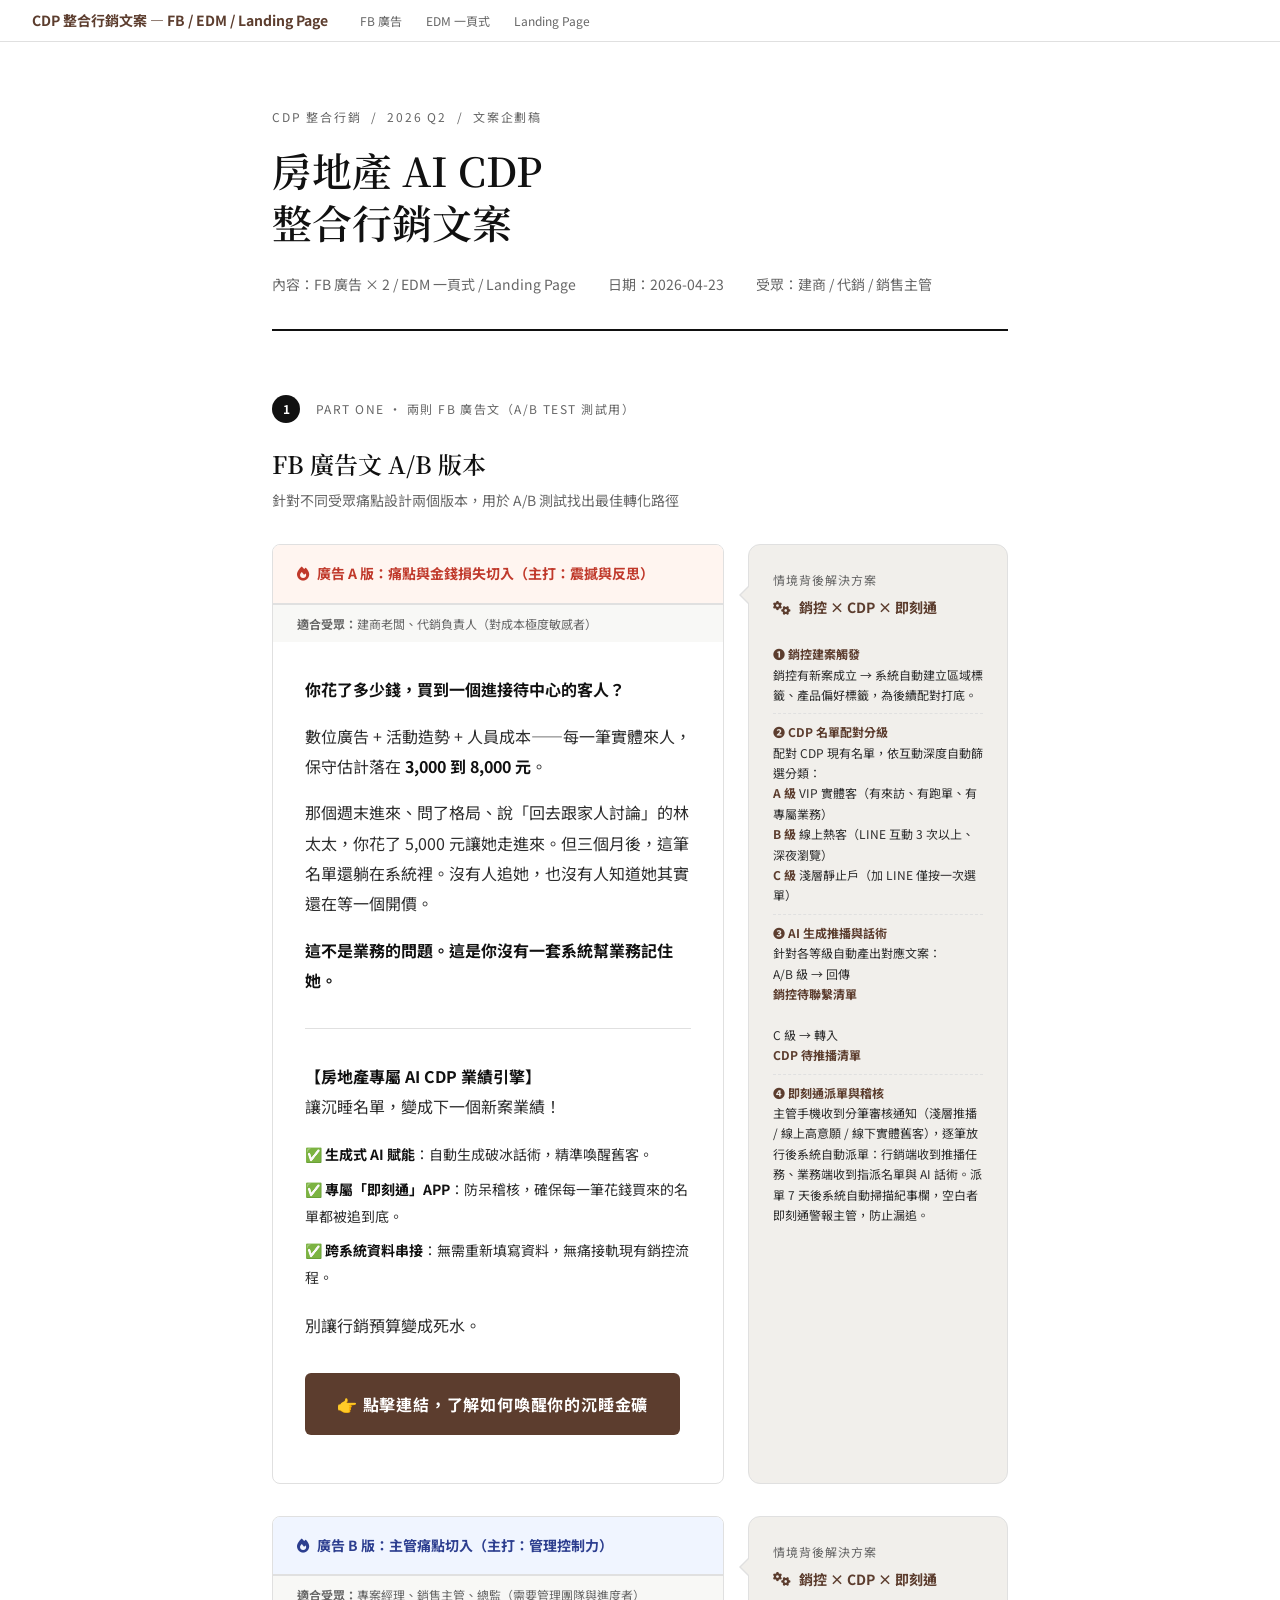
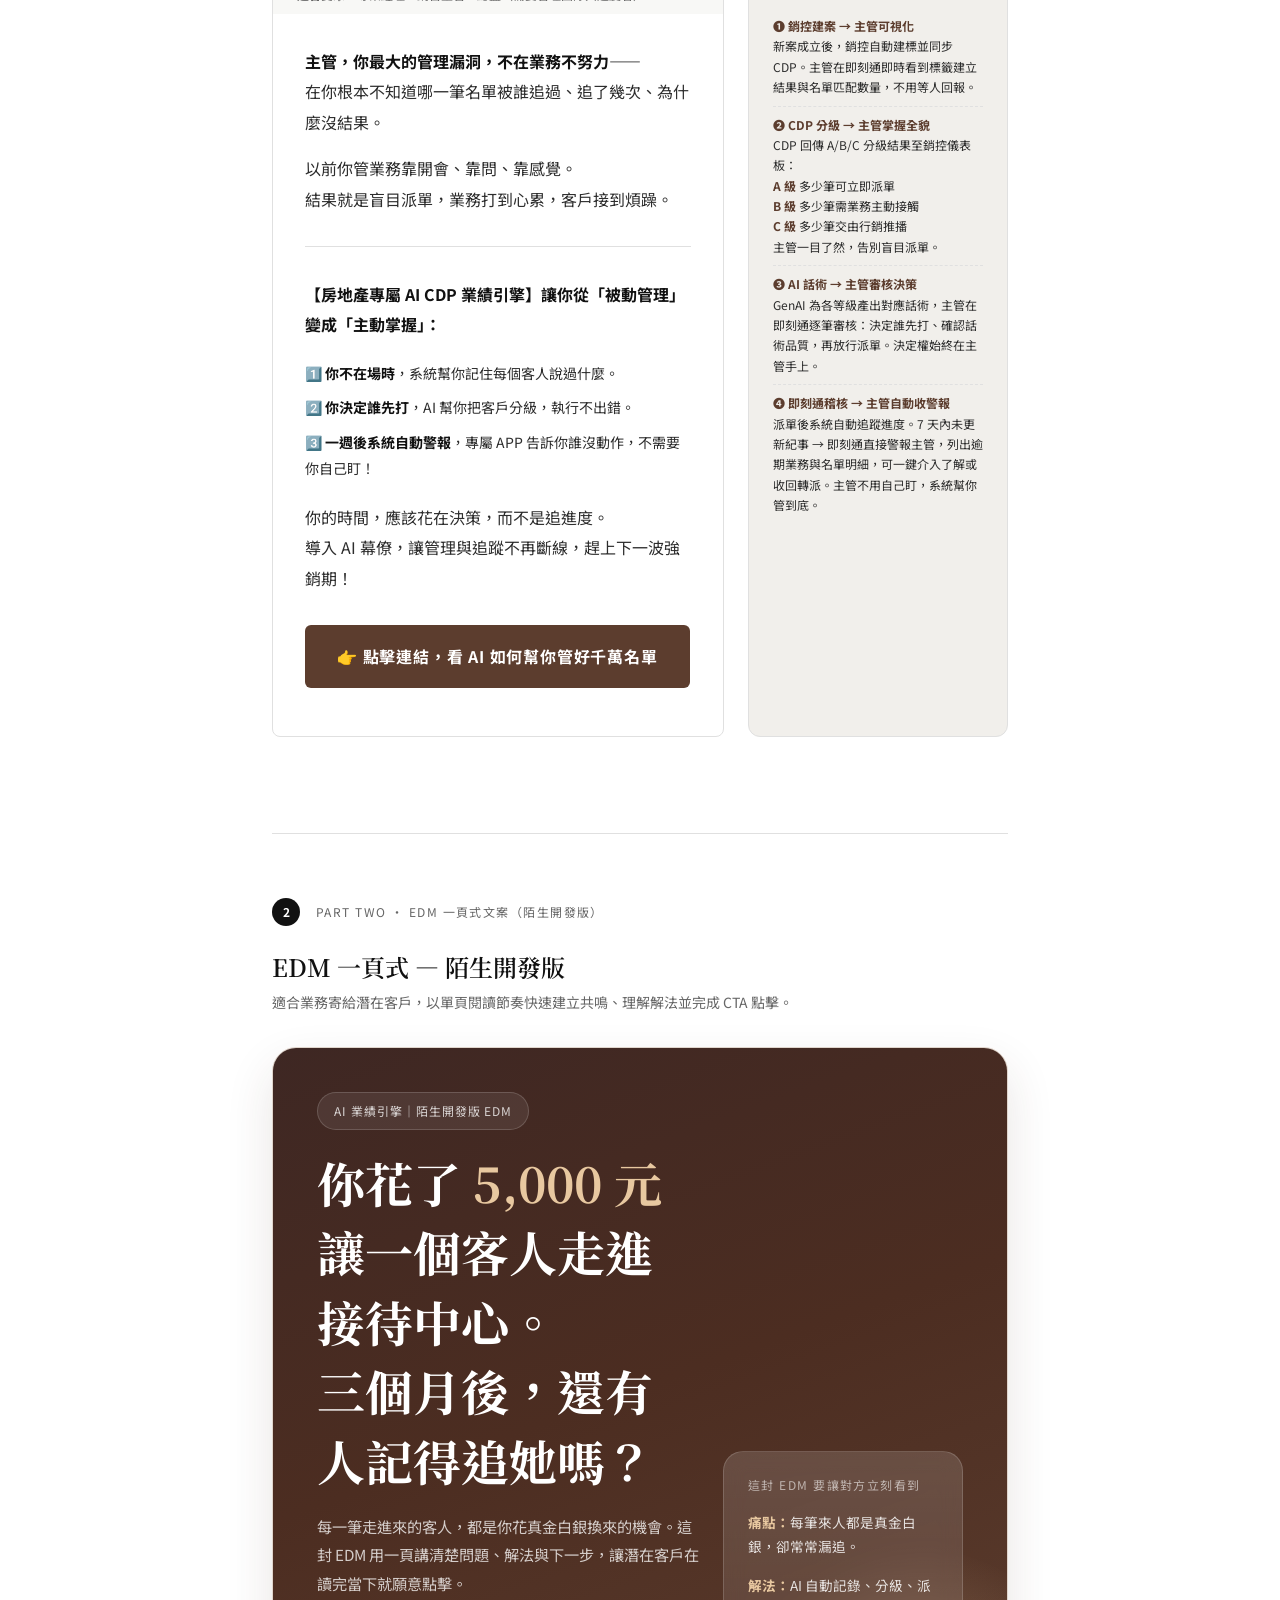
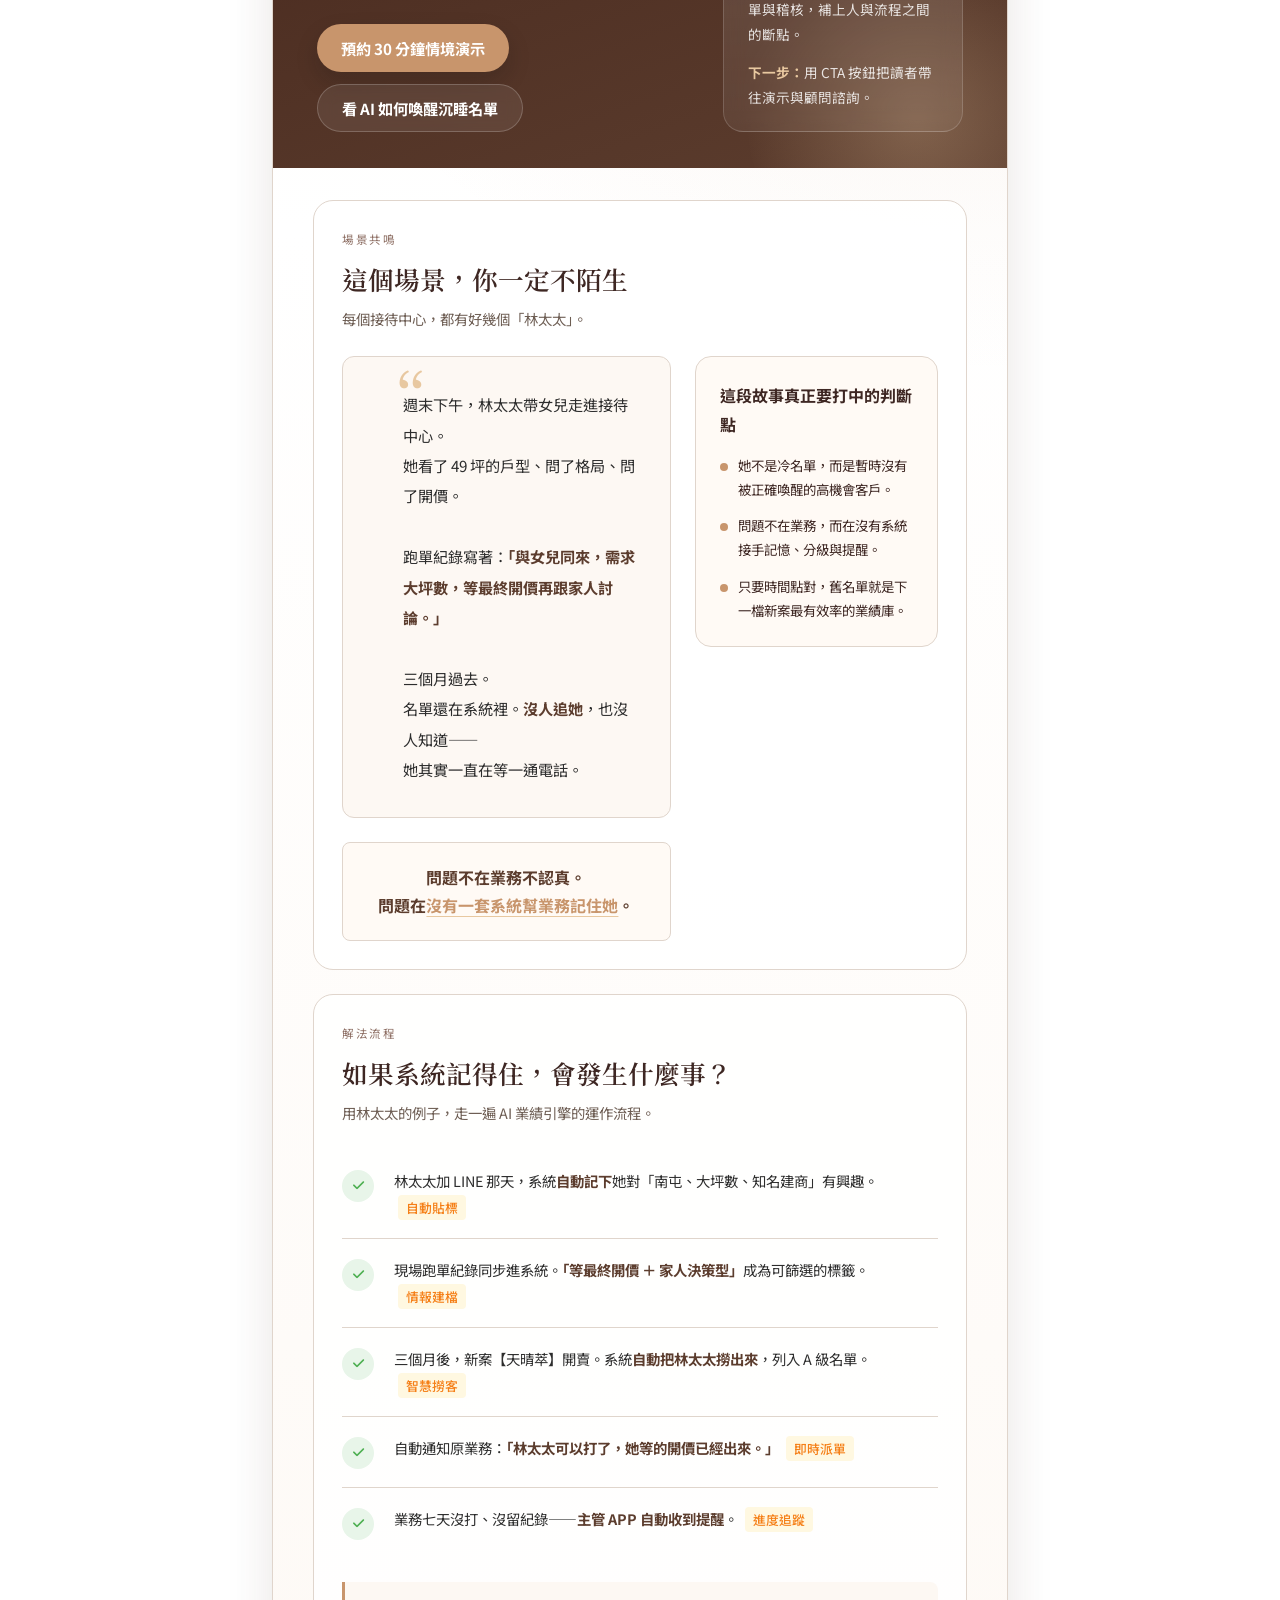
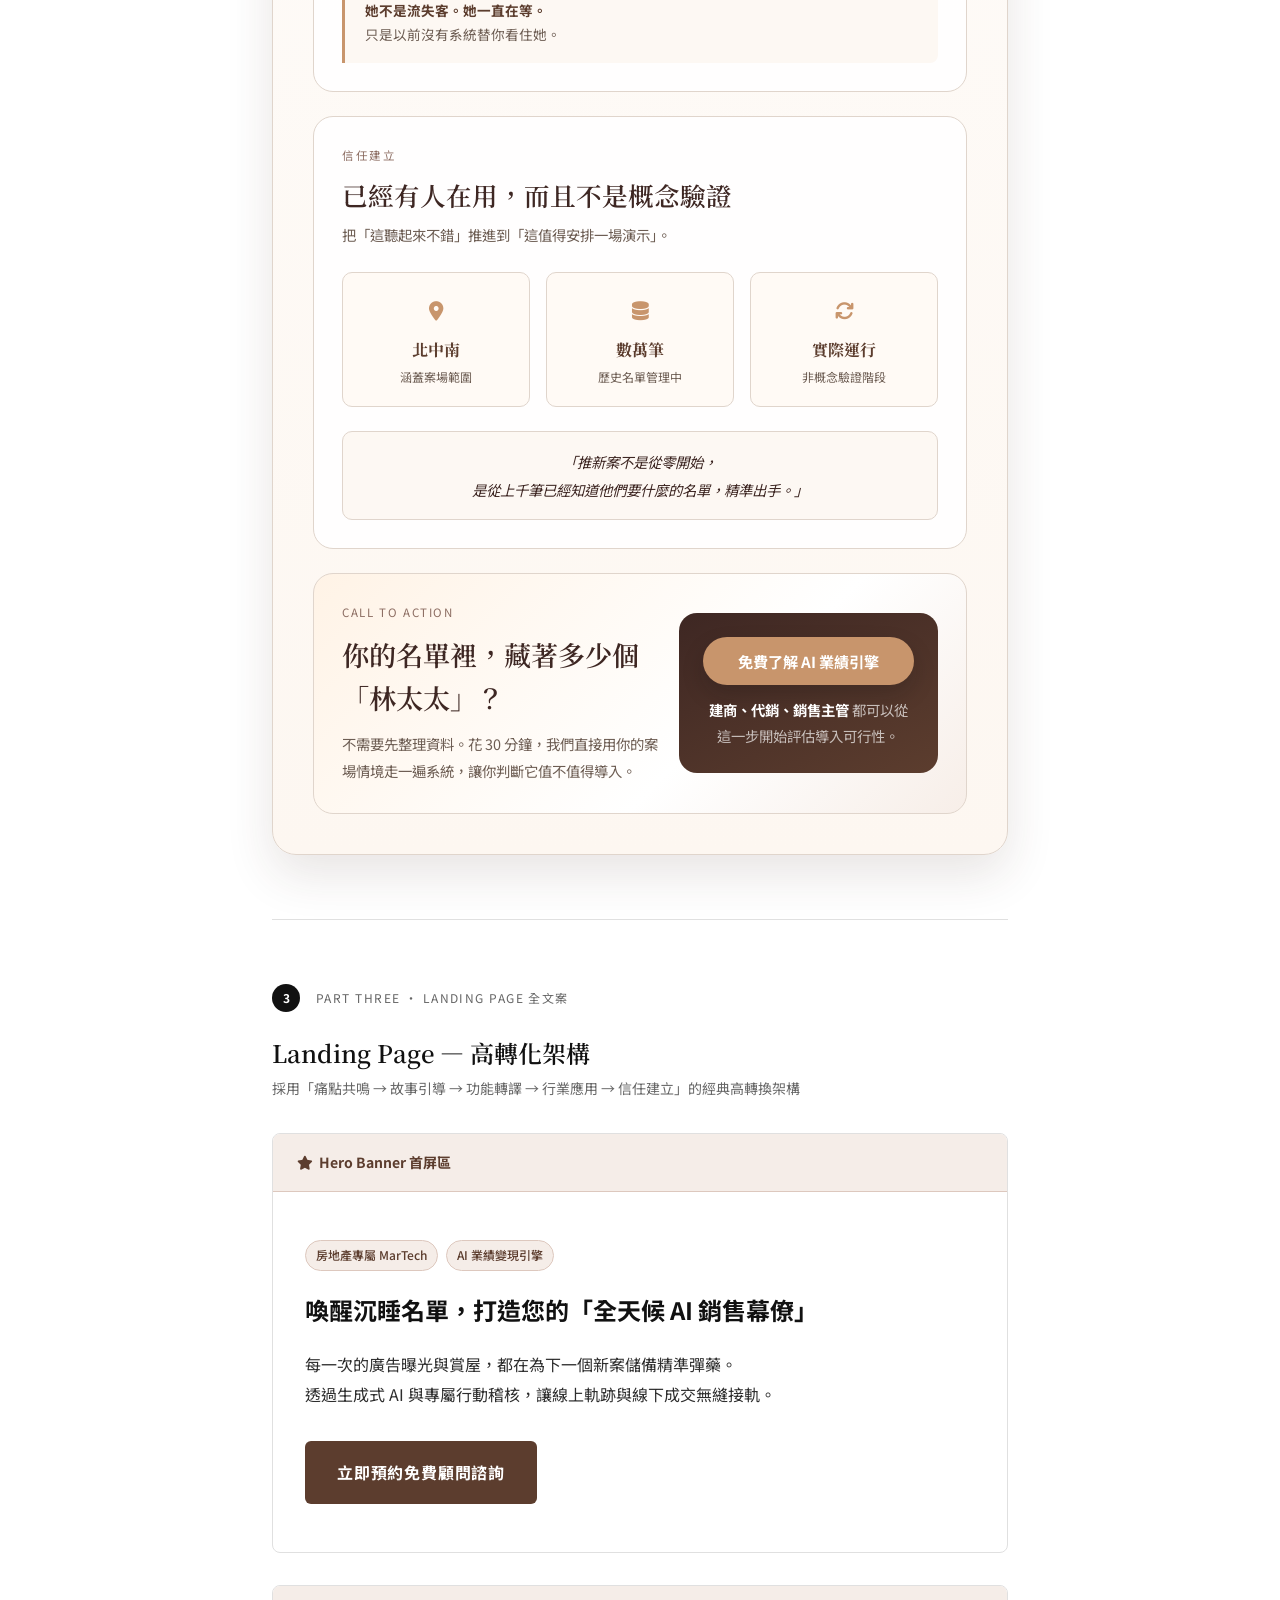
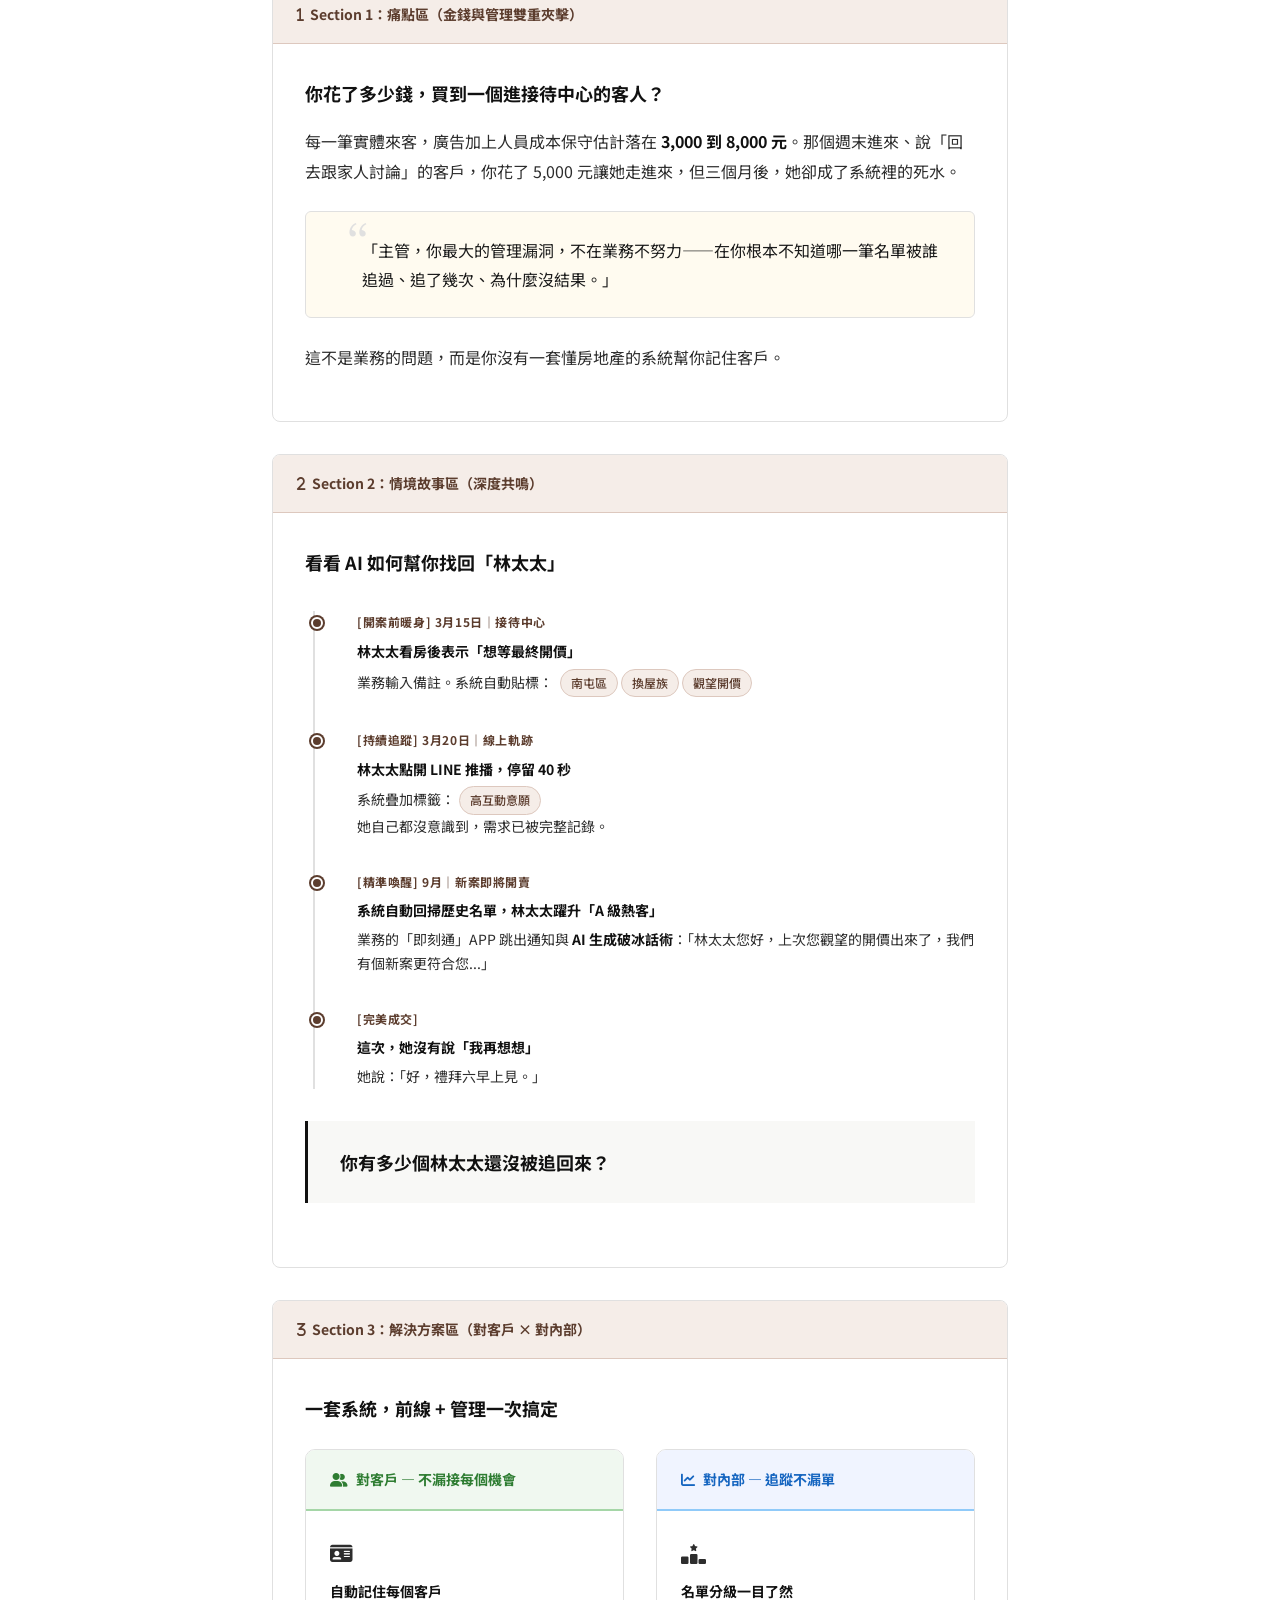
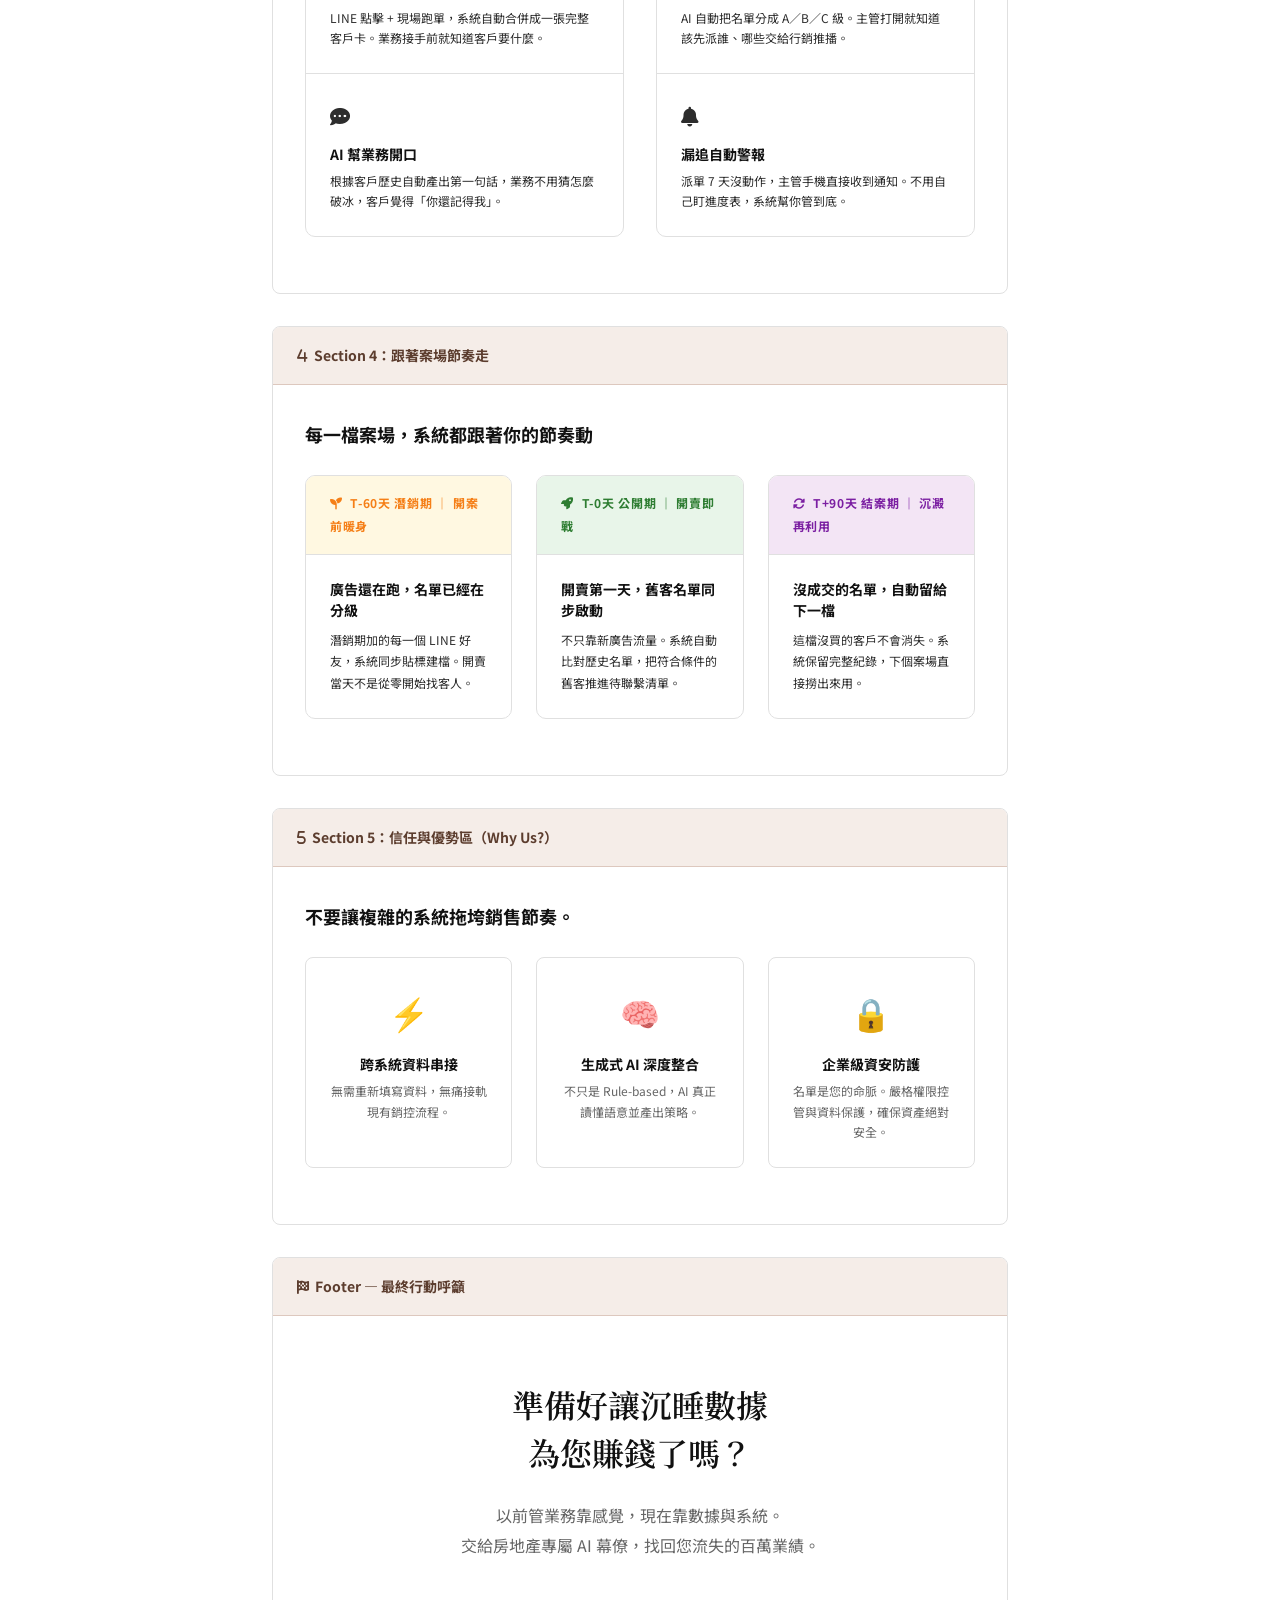
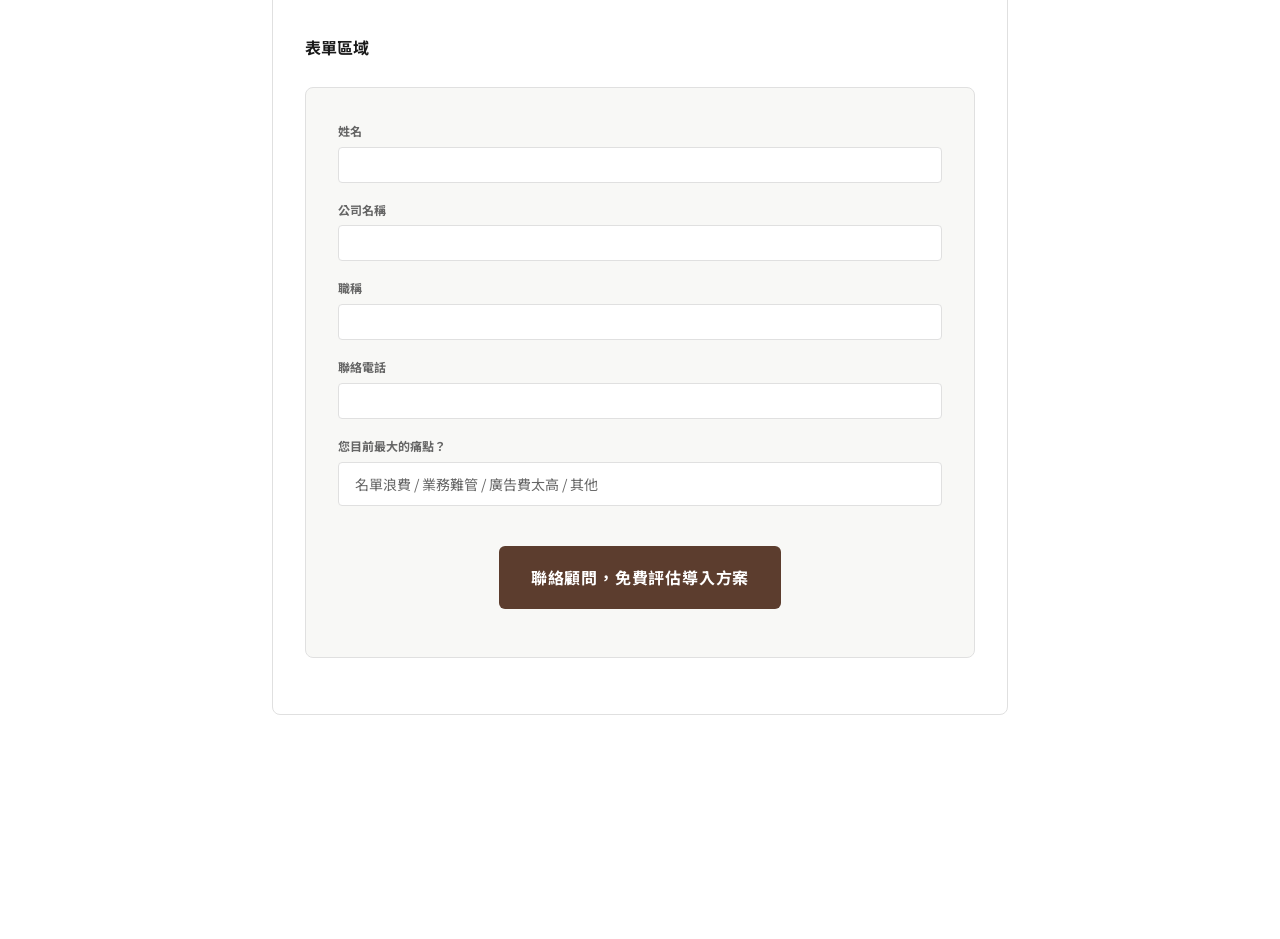
<file: doc2.html>
<!DOCTYPE html>
<html lang="zh-TW">
<head>
    <meta charset="UTF-8">
    <meta name="viewport" content="width=device-width, initial-scale=1.0">
    <title>CDP 整合行銷文案 — FB 廣告 / EDM / Landing Page</title>
    <link rel="preconnect" href="https://fonts.googleapis.com">
    <link rel="preconnect" href="https://fonts.gstatic.com" crossorigin>
    <link href="https://fonts.googleapis.com/css2?family=Noto+Sans+TC:wght@300;400;500;700&family=Noto+Serif+TC:wght@400;600&display=swap" rel="stylesheet">
    <link rel="stylesheet" href="https://cdnjs.cloudflare.com/ajax/libs/font-awesome/6.5.1/css/all.min.css">
    <style>
        /* ===== Reset & Base ===== */
        *, *::before, *::after { box-sizing: border-box; margin: 0; padding: 0; }

        :root {
            --color-black: #111111;
            --color-ink: #1a1a1a;
            --color-text: #2d2d2d;
            --color-muted: #666666;
            --color-border: #e0e0e0;
            --color-bg-soft: #f8f8f6;
            --color-accent: #5C3D2E;
            --color-accent-light: #f5ede8;
            --color-highlight: #fffbf0;
            --color-alert: #7a1a1a;
            --color-alert-bg: #fff5f5;
            --color-cta: #C8956C;
            --color-cta-hover: #b37f58;

            --font-sans: 'Noto Sans TC', sans-serif;
            --font-serif: 'Noto Serif TC', serif;

            --text-xs: 0.75rem;
            --text-sm: 0.875rem;
            --text-base: 1rem;
            --text-lg: 1.125rem;
            --text-xl: 1.25rem;
            --text-2xl: 1.5rem;
            --text-3xl: 2rem;
            --text-4xl: 2.5rem;

            --space-xs: 0.25rem;
            --space-sm: 0.5rem;
            --space-md: 1rem;
            --space-lg: 1.5rem;
            --space-xl: 2rem;
            --space-2xl: 3rem;
            --space-3xl: 4rem;

            /* EDM 陌生開發版色彩 */
            --coffee: #5C3D2E;
            --coffee-dark: #3E2723;
            --coffee-light: #8D6E63;
            --gold: #C8956C;
            --gold-light: #E8C8A0;
            --warm: #FDF8F3;
            --cream: #FFFAF5;
            --edm-text: #3E2723;
            --edm-muted: #6D5D53;
            --edm-border: #E0D5CC;
        }

        html { font-size: 16px; scroll-behavior: smooth; }

        body {
            font-family: var(--font-sans);
            color: var(--color-text);
            background: #ffffff;
            line-height: 1.8;
        }

        /* ===== 頁面頂部索引列 ===== */
        .doc-nav {
            position: sticky;
            top: 0;
            background: rgba(255,255,255,0.95);
            backdrop-filter: blur(8px);
            border-bottom: 1px solid var(--color-border);
            padding: var(--space-sm) var(--space-xl);
            display: flex;
            align-items: center;
            gap: var(--space-xl);
            z-index: 100;
            font-size: var(--text-xs);
            color: var(--color-muted);
        }
        .doc-nav__brand {
            font-weight: 700;
            color: var(--color-accent);
            font-size: var(--text-sm);
            white-space: nowrap;
        }
        .doc-nav__links { display: flex; gap: var(--space-lg); flex-wrap: wrap; }
        .doc-nav__links a {
            color: var(--color-muted);
            text-decoration: none;
            transition: color 0.2s;
        }
        .doc-nav__links a:hover { color: var(--color-accent); }

        /* ===== 主容器 ===== */
        .doc-wrap {
            max-width: 800px;
            margin: 0 auto;
            padding: var(--space-3xl) var(--space-xl);
        }

        /* ===== 文件頁首 ===== */
        .doc-header {
            border-bottom: 2px solid var(--color-black);
            padding-bottom: var(--space-xl);
            margin-bottom: var(--space-3xl);
        }
        .doc-header__label {
            font-size: var(--text-xs);
            color: var(--color-muted);
            letter-spacing: 0.15em;
            text-transform: uppercase;
            margin-bottom: var(--space-md);
        }
        .doc-header__title {
            font-family: var(--font-serif);
            font-size: var(--text-4xl);
            font-weight: 600;
            color: var(--color-black);
            line-height: 1.3;
            margin-bottom: var(--space-lg);
        }
        .doc-header__meta {
            display: flex;
            gap: var(--space-xl);
            font-size: var(--text-sm);
            color: var(--color-muted);
        }

        /* ===== 章節 ===== */
        .doc-section {
            margin-bottom: var(--space-3xl);
            padding-bottom: var(--space-3xl);
            border-bottom: 1px solid var(--color-border);
        }
        .doc-section:last-child { border-bottom: none; }

        .section-label {
            display: flex;
            align-items: center;
            gap: var(--space-md);
            margin-bottom: var(--space-lg);
        }
        .section-label__step {
            width: 28px;
            height: 28px;
            background: var(--color-black);
            color: #fff;
            border-radius: 50%;
            display: flex;
            align-items: center;
            justify-content: center;
            font-size: var(--text-xs);
            font-weight: 700;
            flex-shrink: 0;
        }
        .section-label__text {
            font-size: var(--text-xs);
            letter-spacing: 0.12em;
            text-transform: uppercase;
            color: var(--color-muted);
        }

        .section-title {
            font-family: var(--font-serif);
            font-size: var(--text-2xl);
            color: var(--color-black);
            font-weight: 600;
            line-height: 1.4;
            margin-bottom: var(--space-sm);
        }
        .section-subtitle {
            font-size: var(--text-sm);
            color: var(--color-muted);
            margin-bottom: var(--space-xl);
            line-height: 1.7;
        }

        /* ===== 文字元素 ===== */
        p { margin-bottom: var(--space-md); font-size: var(--text-base); }

        h3 {
            font-size: var(--text-lg);
            font-weight: 700;
            color: var(--color-black);
            margin: var(--space-xl) 0 var(--space-md);
        }
        h4 {
            font-size: var(--text-base);
            font-weight: 700;
            color: var(--color-ink);
            margin: var(--space-lg) 0 var(--space-sm);
        }

        /* ===== 引言區塊 ===== */
        .doc-lead {
            background: var(--color-bg-soft);
            border-left: 3px solid var(--color-black);
            padding: var(--space-lg) var(--space-xl);
            margin: var(--space-xl) 0;
            font-size: var(--text-lg);
            line-height: 1.9;
            color: var(--color-ink);
        }
        .doc-lead strong { color: var(--color-black); }

        /* ===== Blockquote ===== */
        blockquote {
            border: 1px solid var(--color-border);
            border-radius: 6px;
            padding: var(--space-lg);
            margin: var(--space-lg) 0;
            background: var(--color-highlight);
            font-size: var(--text-sm);
            line-height: 1.8;
            color: var(--color-ink);
            position: relative;
        }
        blockquote::before {
            content: '\201C';
            font-family: var(--font-serif);
            font-size: 3rem;
            color: var(--color-border);
            line-height: 1;
            position: absolute;
            top: var(--space-sm);
            left: var(--space-md);
        }
        blockquote p { padding-left: var(--space-xl); margin: 0; }

        /* ===== 標籤組 ===== */
        .tag-row {
            display: flex;
            flex-wrap: wrap;
            gap: var(--space-sm);
            margin: var(--space-md) 0;
        }
        .tag {
            display: inline-flex;
            align-items: center;
            padding: 3px 10px;
            border-radius: 100px;
            font-size: var(--text-xs);
            font-weight: 500;
            background: var(--color-accent-light);
            color: var(--color-accent);
            border: 1px solid #ddc8be;
        }
        .tag--dark {
            background: var(--color-black);
            color: #fff;
            border-color: var(--color-black);
        }

        /* ===== 項目條列 ===== */
        .doc-list {
            list-style: none;
            margin: var(--space-md) 0 var(--space-lg);
        }
        .doc-list li {
            display: flex;
            gap: var(--space-md);
            padding: var(--space-md) 0;
            border-bottom: 1px solid var(--color-border);
            font-size: var(--text-sm);
            line-height: 1.7;
        }
        .doc-list li:last-child { border-bottom: none; }
        .doc-list__icon {
            width: 20px;
            flex-shrink: 0;
            padding-top: 2px;
            color: var(--color-accent);
        }

        /* ===== 分隔線 ===== */
        .divider {
            border: none;
            border-top: 1px solid var(--color-border);
            margin: var(--space-xl) 0;
        }
        .divider--thick {
            border-top: 3px solid var(--color-black);
            margin: var(--space-3xl) 0;
        }

        /* ===== 說明小字 ===== */
        .doc-note {
            font-size: var(--text-xs);
            color: var(--color-muted);
            background: var(--color-bg-soft);
            padding: var(--space-sm) var(--space-md);
            border-radius: 4px;
            margin: var(--space-md) 0;
            line-height: 1.7;
        }

        /* ===== 廣告卡片 ===== */
        .ad-card {
            border: 1px solid var(--color-border);
            border-radius: 8px;
            overflow: hidden;
            margin: var(--space-xl) 0;
            background: #fff;
        }
        .ad-card__header {
            padding: var(--space-md) var(--space-lg);
            font-size: var(--text-sm);
            font-weight: 700;
            border-bottom: 1px solid var(--color-border);
            display: flex;
            align-items: center;
            gap: var(--space-sm);
        }
        .ad-card__header--a {
            background: #fff5f0;
            color: #c0392b;
        }
        .ad-card__header--b {
            background: #f0f5ff;
            color: #2c3e8f;
        }
        .ad-card__body {
            padding: var(--space-xl);
            font-size: var(--text-sm);
            line-height: 1.9;
        }
        .ad-card__body strong { color: var(--color-black); }
        .ad-card__target {
            padding: var(--space-sm) var(--space-lg);
            font-size: var(--text-xs);
            color: var(--color-muted);
            background: var(--color-bg-soft);
            border-top: 1px solid var(--color-border);
        }
        .ad-card__cta {
            display: inline-block;
            margin-top: var(--space-md);
            padding: var(--space-sm) var(--space-lg);
            background: var(--color-accent);
            color: #fff;
            border-radius: 4px;
            font-size: var(--text-sm);
            font-weight: 700;
            text-decoration: none;
        }
        .ad-card__features {
            margin: var(--space-md) 0;
        }
        .ad-card__features li {
            list-style: none;
            padding: var(--space-xs) 0;
            font-size: var(--text-sm);
        }

        /* ===== EDM 頁面卡片 ===== */
        .edm-page {
            border: 1px solid var(--color-border);
            border-radius: 8px;
            overflow: hidden;
            margin: var(--space-xl) 0;
            background: #fff;
        }
        .edm-page__header {
            padding: var(--space-md) var(--space-lg);
            background: var(--color-black);
            color: #fff;
            font-size: var(--text-sm);
            font-weight: 700;
            display: flex;
            align-items: center;
            gap: var(--space-sm);
        }
        .edm-page__header span.page-num {
            display: inline-flex;
            align-items: center;
            justify-content: center;
            width: 22px;
            height: 22px;
            background: #fff;
            color: var(--color-black);
            border-radius: 50%;
            font-size: var(--text-xs);
            font-weight: 700;
            flex-shrink: 0;
        }
        .edm-page__body {
            padding: var(--space-xl);
            font-size: var(--text-sm);
            line-height: 1.9;
        }
        .edm-page__body h4 {
            margin-top: var(--space-md);
        }
        .edm-page__body strong { color: var(--color-black); }
        .edm-page__note {
            padding: var(--space-sm) var(--space-lg);
            font-size: var(--text-xs);
            color: var(--color-muted);
            background: var(--color-bg-soft);
            border-top: 1px solid var(--color-border);
            line-height: 1.7;
        }

        /* ===== 時間軸 ===== */
        .timeline {
            position: relative;
            margin: var(--space-xl) 0;
            padding-left: 28px;
        }
        .timeline::before {
            content: '';
            position: absolute;
            left: 8px;
            top: 0;
            bottom: 0;
            width: 2px;
            background: var(--color-border);
        }
        .timeline__item {
            position: relative;
            margin-bottom: var(--space-xl);
            padding-left: var(--space-lg);
        }
        .timeline__item::before {
            content: '';
            position: absolute;
            left: -22px;
            top: 6px;
            width: 12px;
            height: 12px;
            border-radius: 50%;
            background: var(--color-accent);
            border: 2px solid #fff;
            box-shadow: 0 0 0 2px var(--color-accent);
        }
        .timeline__label {
            font-size: var(--text-xs);
            font-weight: 700;
            color: var(--color-accent);
            letter-spacing: 0.05em;
            margin-bottom: var(--space-xs);
        }
        .timeline__title {
            font-weight: 700;
            font-size: var(--text-sm);
            color: var(--color-black);
            margin-bottom: var(--space-xs);
        }
        .timeline__desc {
            font-size: var(--text-sm);
            color: var(--color-text);
            line-height: 1.7;
        }

        /* ===== Landing Page 區段卡 ===== */
        .lp-section {
            border: 1px solid var(--color-border);
            border-radius: 8px;
            overflow: hidden;
            margin: var(--space-xl) 0;
        }
        .lp-section__header {
            padding: var(--space-md) var(--space-lg);
            font-size: var(--text-sm);
            font-weight: 700;
            background: var(--color-accent-light);
            color: var(--color-accent);
            border-bottom: 1px solid #ddc8be;
        }
        .lp-section__body {
            padding: var(--space-xl);
            font-size: var(--text-sm);
            line-height: 1.9;
        }
        .lp-section__body strong { color: var(--color-black); }

        /* ===== 特點網格 ===== */
        .feature-grid {
            display: grid;
            grid-template-columns: repeat(2, 1fr);
            gap: var(--space-lg);
            margin: var(--space-lg) 0;
        }
        .feature-card {
            border: 1px solid var(--color-border);
            border-radius: 8px;
            padding: var(--space-lg);
        }
        .feature-card__icon {
            font-size: var(--text-2xl);
            margin-bottom: var(--space-sm);
        }
        .feature-card__title {
            font-weight: 700;
            font-size: var(--text-sm);
            color: var(--color-black);
            margin-bottom: var(--space-sm);
        }
        .feature-card__desc {
            font-size: var(--text-xs);
            color: var(--color-text);
            line-height: 1.7;
        }

        /* ===== 雙欄解決方案（對客戶 × 對內部） ===== */
        .dual-col {
            display: grid;
            grid-template-columns: 1fr 1fr;
            gap: var(--space-xl);
            margin: var(--space-lg) 0;
        }
        .dual-col__side {
            border: 1px solid var(--color-border);
            border-radius: 10px;
            overflow: hidden;
        }
        .dual-col__header {
            padding: var(--space-md) var(--space-lg);
            font-size: var(--text-sm);
            font-weight: 700;
            display: flex;
            align-items: center;
            gap: var(--space-sm);
        }
        .dual-col__header--client {
            background: #f0f8f0;
            color: #2e7d32;
            border-bottom: 2px solid #a5d6a7;
        }
        .dual-col__header--internal {
            background: #f0f4ff;
            color: #1565c0;
            border-bottom: 2px solid #90caf9;
        }
        .dual-col__list {
            list-style: none;
            padding: 0;
            margin: 0;
        }
        .dual-col__item {
            padding: var(--space-lg);
            border-bottom: 1px solid var(--color-border);
            font-size: var(--text-sm);
            line-height: 1.8;
        }
        .dual-col__item:last-child { border-bottom: none; }
        .dual-col__item-icon {
            font-size: var(--text-xl);
            margin-bottom: var(--space-sm);
        }
        .dual-col__item-title {
            font-weight: 700;
            color: var(--color-black);
            margin-bottom: var(--space-xs);
            font-size: var(--text-sm);
        }
        .dual-col__item-desc {
            font-size: var(--text-xs);
            color: var(--color-text);
            line-height: 1.7;
        }
        @media (max-width: 640px) {
            .dual-col { grid-template-columns: 1fr; }
        }

        /* ===== 場景卡片（Section 4） ===== */
        .scene-cards {
            display: grid;
            grid-template-columns: repeat(3, 1fr);
            gap: var(--space-lg);
            margin: var(--space-lg) 0;
        }
        .scene-card {
            border: 1px solid var(--color-border);
            border-radius: 10px;
            overflow: hidden;
            background: #fff;
        }
        .scene-card__header {
            padding: var(--space-md) var(--space-lg);
            font-size: var(--text-xs);
            font-weight: 700;
            letter-spacing: 0.06em;
            border-bottom: 1px solid var(--color-border);
        }
        .scene-card__header--before {
            background: #fff8e1;
            color: #f57f17;
        }
        .scene-card__header--launch {
            background: #e8f5e9;
            color: #2e7d32;
        }
        .scene-card__header--after {
            background: #f3e5f5;
            color: #7b1fa2;
        }
        .scene-card__body {
            padding: var(--space-lg);
        }
        .scene-card__title {
            font-weight: 700;
            font-size: var(--text-sm);
            color: var(--color-black);
            margin-bottom: var(--space-sm);
            line-height: 1.5;
        }
        .scene-card__desc {
            font-size: var(--text-xs);
            color: var(--color-text);
            line-height: 1.8;
        }
        @media (max-width: 640px) {
            .scene-cards { grid-template-columns: 1fr; }
        }

        /* ===== 三欄 ICON 強調 ===== */
        .icon-grid {
            display: grid;
            grid-template-columns: repeat(3, 1fr);
            gap: var(--space-lg);
            margin: var(--space-lg) 0;
        }
        .icon-item {
            text-align: center;
            padding: var(--space-lg);
            border: 1px solid var(--color-border);
            border-radius: 8px;
        }
        .icon-item__icon {
            font-size: var(--text-3xl);
            margin-bottom: var(--space-sm);
        }
        .icon-item__title {
            font-weight: 700;
            font-size: var(--text-sm);
            color: var(--color-black);
            margin-bottom: var(--space-xs);
        }
        .icon-item__desc {
            font-size: var(--text-xs);
            color: var(--color-muted);
            line-height: 1.7;
        }

        /* ===== 廣告 + 解決方案並排佈局 ===== */
        .ad-row {
            display: flex;
            gap: var(--space-lg);
            align-items: stretch;
            margin: var(--space-xl) calc(-1 * var(--space-xl));
            padding: 0 var(--space-xl);
        }
        .ad-row .ad-card {
            flex: 1;
            min-width: 0;
            margin: 0;
        }
        .solution-note {
            flex: 0 0 260px;
            position: relative;
            background: #f1efeb;
            border: 1px solid var(--color-border);
            border-radius: 12px;
            padding: var(--space-lg);
            font-size: var(--text-xs);
            line-height: 1.8;
            color: var(--color-muted);
            align-self: stretch;
            display: flex;
            flex-direction: column;
        }
        /* 左側指向箭頭 */
        .solution-note::before {
            content: '';
            position: absolute;
            left: -10px;
            top: 40px;
            width: 0;
            height: 0;
            border-top: 10px solid transparent;
            border-bottom: 10px solid transparent;
            border-right: 10px solid var(--color-border);
        }
        .solution-note::after {
            content: '';
            position: absolute;
            left: -8px;
            top: 40px;
            width: 0;
            height: 0;
            border-top: 10px solid transparent;
            border-bottom: 10px solid transparent;
            border-right: 10px solid #f1efeb;
        }
        .solution-note__title {
            font-size: var(--text-sm);
            font-weight: 700;
            color: var(--color-accent);
            margin-bottom: var(--space-md);
            display: flex;
            align-items: center;
            gap: var(--space-sm);
        }
        .solution-note__list {
            list-style: none;
            margin: 0;
            padding: 0;
        }
        .solution-note__list li {
            padding: var(--space-sm) 0;
            border-bottom: 1px dashed var(--color-border);
            font-size: var(--text-xs);
            line-height: 1.7;
            color: var(--color-text);
        }
        .solution-note__list li:last-child {
            border-bottom: none;
        }
        .solution-note__list li strong {
            color: var(--color-accent);
            display: block;
            font-size: var(--text-xs);
        }
        @media (max-width: 900px) {
            .ad-row {
                flex-direction: column;
                margin: var(--space-xl) 0;
                padding: 0;
            }
            .solution-note {
                flex: none;
            }
            .solution-note::before,
            .solution-note::after {
                display: none;
            }
        }

        /* ===== CTA 按鈕模擬 ===== */
        .cta-btn {
            display: inline-block;
            padding: var(--space-md) var(--space-xl);
            background: var(--color-accent);
            color: #fff;
            border-radius: 6px;
            font-weight: 700;
            font-size: var(--text-base);
            text-decoration: none;
            margin: var(--space-md) 0;
            letter-spacing: 0.05em;
        }

        /* ===== 表單模擬 ===== */
        .form-mock {
            border: 1px solid var(--color-border);
            border-radius: 8px;
            padding: var(--space-xl);
            margin: var(--space-lg) 0;
            background: var(--color-bg-soft);
        }
        .form-mock__field {
            margin-bottom: var(--space-md);
        }
        .form-mock__label {
            display: block;
            font-size: var(--text-xs);
            font-weight: 700;
            color: var(--color-muted);
            margin-bottom: var(--space-xs);
        }
        .form-mock__input {
            display: block;
            width: 100%;
            padding: var(--space-sm) var(--space-md);
            border: 1px solid var(--color-border);
            border-radius: 4px;
            font-size: var(--text-sm);
            background: #fff;
            color: var(--color-text);
        }

        /* ===== 結語強調 ===== */
        .doc-closing {
            text-align: center;
            padding: var(--space-3xl) var(--space-xl);
            border: 1px solid var(--color-black);
            border-radius: 8px;
            background: var(--color-bg-soft);
        }
        .doc-closing__em {
            font-family: var(--font-serif);
            font-size: var(--text-3xl);
            color: var(--color-black);
            line-height: 1.5;
            margin-bottom: var(--space-lg);
            font-weight: 600;
        }
        .doc-closing p {
            font-size: var(--text-base);
            color: var(--color-muted);
            line-height: 1.9;
        }
        .doc-closing strong { color: var(--color-black); }

        /* ===== 數據亮點 ===== */
        .stats-row {
            display: flex;
            gap: var(--space-lg);
            margin: var(--space-lg) 0;
            flex-wrap: wrap;
        }
        .stat-badge {
            flex: 1;
            min-width: 180px;
            text-align: center;
            padding: var(--space-md);
            border: 1px solid var(--color-border);
            border-radius: 8px;
            background: #fff;
        }
        .stat-badge__value {
            font-size: var(--text-xl);
            font-weight: 700;
            color: var(--color-accent);
        }
        .stat-badge__label {
            font-size: var(--text-xs);
            color: var(--color-muted);
            margin-top: var(--space-xs);
        }

        /* ===== 響應式 ===== */
        @media (max-width: 640px) {
            .doc-wrap { padding: var(--space-xl) var(--space-md); }
            .doc-nav__links { display: none; }
            .doc-header__title { font-size: var(--text-2xl); }
            .doc-header__meta { flex-direction: column; gap: var(--space-sm); }
            .doc-closing__em { font-size: var(--text-xl); }
            .feature-grid { grid-template-columns: 1fr; }
            .icon-grid { grid-template-columns: 1fr; }
            .stats-row { flex-direction: column; }
        }

        /* ===== Print ===== */
        @media print {
            .doc-nav { display: none; }
            .doc-wrap { padding: 0; }
        }

        /* ===== EDM 陌生開發版 — 一頁式 EDM 樣式 ===== */
        #edm .section-subtitle {
            max-width: 640px;
        }
        .edm-onepage {
            margin-top: var(--space-xl);
            border: 1px solid var(--edm-border);
            border-radius: 24px;
            overflow: hidden;
            background:
                radial-gradient(circle at top right, rgba(200,149,108,0.18), transparent 30%),
                linear-gradient(180deg, #fffaf6 0%, #ffffff 26%, #fdf7f1 100%);
            box-shadow: 0 20px 48px rgba(62,39,35,0.12);
        }
        .edm-onepage__hero {
            position: relative;
            padding: 44px 44px 36px;
            background: linear-gradient(160deg, var(--coffee-dark) 0%, #4c2d21 48%, var(--coffee) 100%);
            color: #fff;
            overflow: hidden;
        }
        .edm-onepage__hero::after {
            content: '';
            position: absolute;
            inset: auto -80px -120px auto;
            width: 340px;
            height: 340px;
            border-radius: 50%;
            background: radial-gradient(circle, rgba(232,200,160,0.28) 0%, rgba(232,200,160,0) 72%);
        }
        .edm-onepage__hero-grid {
            position: relative;
            display: grid;
            grid-template-columns: minmax(0, 1.25fr) minmax(240px, 0.75fr);
            gap: 24px;
            align-items: end;
            z-index: 1;
        }
        .edm-onepage__eyebrow {
            display: inline-flex;
            align-items: center;
            gap: 8px;
            padding: 7px 16px;
            border-radius: 999px;
            margin-bottom: 18px;
            border: 1px solid rgba(255,255,255,0.16);
            background: rgba(255,255,255,0.08);
            color: rgba(255,255,255,0.78);
            font-size: 0.75rem;
            letter-spacing: 0.08em;
        }
        .edm-onepage__title {
            font-family: var(--font-serif);
            font-size: clamp(2rem, 4vw, 3rem);
            font-weight: 700;
            line-height: 1.45;
            color: #fff;
            margin: 0 0 16px;
        }
        .edm-onepage__title em {
            font-style: normal;
            color: var(--gold-light);
        }
        .edm-onepage__desc {
            max-width: 560px;
            font-size: 0.95rem;
            color: rgba(255,255,255,0.76);
            line-height: 1.9;
        }
        .edm-onepage__cta-group {
            display: flex;
            flex-wrap: wrap;
            gap: 12px;
            margin-top: 26px;
        }
        .edm-cta-btn {
            display: inline-flex;
            align-items: center;
            justify-content: center;
            min-height: 48px;
            padding: 0 24px;
            border-radius: 999px;
            background: var(--gold);
            color: #fff;
            font-weight: 700;
            font-size: 0.95rem;
            text-decoration: none;
            box-shadow: 0 10px 22px rgba(17,17,17,0.18);
            transition: transform 0.2s, background 0.2s, color 0.2s, box-shadow 0.2s;
        }
        .edm-cta-btn:hover {
            transform: translateY(-1px);
            background: var(--gold-light);
            color: var(--coffee-dark);
            box-shadow: 0 14px 28px rgba(17,17,17,0.2);
        }
        .edm-cta-btn--ghost {
            background: rgba(255,255,255,0.08);
            color: #fff;
            border: 1px solid rgba(255,255,255,0.2);
            box-shadow: none;
            backdrop-filter: blur(8px);
        }
        .edm-cta-btn--ghost:hover {
            background: rgba(255,255,255,0.16);
            color: #fff;
            box-shadow: none;
        }
        .edm-onepage__aside {
            padding: 22px 24px;
            border: 1px solid rgba(255,255,255,0.16);
            border-radius: 20px;
            background: linear-gradient(180deg, rgba(255,255,255,0.14), rgba(255,255,255,0.06));
            backdrop-filter: blur(10px);
        }
        .edm-onepage__aside-label {
            margin-bottom: 14px;
            font-size: 0.75rem;
            letter-spacing: 0.12em;
            color: rgba(255,255,255,0.58);
        }
        .edm-onepage__aside-list {
            list-style: none;
            display: grid;
            gap: 14px;
        }
        .edm-onepage__aside-list li {
            font-size: 0.85rem;
            line-height: 1.8;
            color: rgba(255,255,255,0.84);
        }
        .edm-onepage__aside-list strong {
            color: var(--gold-light);
        }
        .edm-onepage__body {
            padding: 32px 40px 40px;
            display: grid;
            gap: 24px;
        }
        .edm-card {
            border: 1px solid var(--edm-border);
            border-radius: 20px;
            background: rgba(255,255,255,0.9);
            padding: 28px;
        }
        .edm-card__kicker {
            margin-bottom: 10px;
            font-size: 0.72rem;
            letter-spacing: 0.14em;
            text-transform: uppercase;
            color: var(--coffee-light);
        }
        .edm-card__title {
            font-family: var(--font-serif);
            font-size: 1.6rem;
            font-weight: 600;
            color: var(--coffee-dark);
            line-height: 1.5;
            margin: 0 0 8px;
        }
        .edm-card__subtitle {
            font-size: 0.9rem;
            color: var(--edm-muted);
            line-height: 1.8;
            margin-bottom: 24px;
        }
        .edm-story-layout {
            display: grid;
            grid-template-columns: minmax(0, 1.15fr) minmax(240px, 0.85fr);
            gap: 24px;
            align-items: start;
        }

        /* --- 故事卡 --- */
        .story-card {
            background: var(--warm);
            border: 1px solid var(--edm-border);
            border-radius: 12px;
            padding: 32px;
            margin-bottom: 24px;
            position: relative;
        }
        .story-card::before {
            content: '\201C';
            font-family: var(--font-serif);
            font-size: 4rem;
            color: var(--gold-light);
            position: absolute;
            top: 8px;
            left: 20px;
            line-height: 1;
        }
        .story-card__text {
            font-size: 0.95rem;
            line-height: 2;
            padding-left: 28px;
        }
        .story-card__text strong { color: var(--coffee); }
        .story-punchline {
            font-size: 1rem;
            font-weight: 700;
            color: var(--coffee);
            text-align: center;
            padding: 20px;
            background: var(--cream);
            border-radius: 8px;
            border: 1px solid var(--edm-border);
            line-height: 1.8;
        }
        .story-punchline em {
            font-style: normal;
            color: var(--gold);
            text-decoration: underline;
            text-decoration-color: var(--gold-light);
            text-underline-offset: 4px;
        }
        .edm-story-side {
            border: 1px solid var(--edm-border);
            border-radius: 16px;
            background: var(--cream);
            padding: 24px;
        }
        .edm-story-side__title {
            margin: 0 0 14px;
            font-size: 1rem;
            color: var(--coffee-dark);
        }
        .edm-point-list {
            list-style: none;
            display: grid;
            gap: 12px;
        }
        .edm-point-list li {
            position: relative;
            padding-left: 18px;
            font-size: 0.84rem;
            line-height: 1.8;
            color: var(--edm-text);
        }
        .edm-point-list li::before {
            content: '';
            position: absolute;
            left: 0;
            top: 10px;
            width: 8px;
            height: 8px;
            border-radius: 50%;
            background: var(--gold);
        }

        /* --- 解法流程 --- */
        .solution-flow { list-style: none; }
        .solution-flow li {
            display: flex;
            gap: 20px;
            padding: 18px 0;
            border-bottom: 1px solid var(--edm-border);
            align-items: flex-start;
        }
        .solution-flow li:last-child { border-bottom: none; }
        .solution-flow__check {
            width: 32px; height: 32px;
            background: #E8F5E9;
            color: #4CAF50;
            border-radius: 50%;
            display: flex; align-items: center; justify-content: center;
            font-size: 0.8rem;
            flex-shrink: 0;
            margin-top: 2px;
        }
        .solution-flow__text {
            font-size: 0.9rem;
            line-height: 1.8;
        }
        .solution-flow__text strong { color: var(--coffee); }
        .solution-flow__highlight {
            display: inline-block;
            background: #FFF8E1;
            padding: 1px 8px;
            border-radius: 4px;
            font-size: 0.8rem;
            color: #F57F17;
            font-weight: 500;
            margin-left: 4px;
        }

        .edm-inline-note {
            margin-top: 24px;
            background: var(--warm);
            border-left: 3px solid var(--gold);
            padding: 16px 20px;
            font-size: 0.85rem;
            line-height: 1.8;
            color: var(--edm-muted);
            border-radius: 0 8px 8px 0;
        }
        .edm-inline-note strong { color: var(--coffee); }

        /* --- 信任區 --- */
        .trust-grid {
            display: grid;
            grid-template-columns: repeat(3, 1fr);
            gap: 16px;
            margin-bottom: 24px;
        }
        .trust-cell {
            text-align: center;
            padding: 20px 16px;
            border: 1px solid var(--edm-border);
            border-radius: 10px;
            background: var(--cream);
        }
        .trust-cell__icon {
            font-size: 1.2rem;
            color: var(--gold);
            margin-bottom: 8px;
        }
        .trust-cell__value {
            font-family: var(--font-serif);
            font-weight: 700;
            font-size: 1rem;
            color: var(--coffee);
            margin-bottom: 4px;
        }
        .trust-cell__label {
            font-size: 0.75rem;
            color: var(--edm-muted);
            line-height: 1.5;
        }
        .trust-quote {
            font-size: 0.9rem;
            text-align: center;
            color: var(--edm-text);
            line-height: 1.9;
            padding: 16px 24px;
            background: var(--warm);
            border-radius: 10px;
            border: 1px solid var(--edm-border);
            font-style: italic;
        }

        .edm-onepage__footer {
            display: grid;
            grid-template-columns: minmax(0, 1.1fr) minmax(240px, 0.9fr);
            gap: 20px;
            align-items: center;
            padding: 28px;
            border: 1px solid var(--edm-border);
            border-radius: 20px;
            background: linear-gradient(135deg, #fff3e6 0%, #ffffff 62%, #f7eee8 100%);
        }
        .edm-onepage__closing {
            font-family: var(--font-serif);
            font-size: 1.7rem;
            font-weight: 600;
            line-height: 1.6;
            color: var(--coffee-dark);
            margin-bottom: 10px;
        }
        .edm-onepage__closing-copy {
            margin: 0;
            font-size: 0.9rem;
            color: var(--edm-muted);
            line-height: 1.9;
        }
        .edm-onepage__action {
            padding: 24px;
            border-radius: 18px;
            background: linear-gradient(155deg, var(--coffee-dark) 0%, var(--coffee) 100%);
            text-align: center;
        }
        .edm-onepage__action .edm-cta-btn {
            width: 100%;
            margin-bottom: 12px;
        }
        .edm-onepage__microcopy {
            font-size: 0.9rem;
            color: rgba(255,255,255,0.68);
            line-height: 1.8;
        }
        .edm-onepage__microcopy strong {
            color: #fff;
        }

        /* --- 一頁式響應式 --- */
        @media (max-width: 860px) {
            .edm-onepage__hero-grid,
            .edm-story-layout,
            .edm-onepage__footer {
                grid-template-columns: 1fr;
            }
        }
        @media (max-width: 640px) {
            .edm-onepage__hero,
            .edm-onepage__body {
                padding: 28px 24px;
            }
            .edm-card,
            .edm-onepage__footer {
                padding: 22px;
            }
            .edm-card__title,
            .edm-onepage__closing {
                font-size: 1.35rem;
            }
            .trust-grid {
                grid-template-columns: 1fr;
            }
            .edm-onepage__cta-group,
            .edm-onepage__action {
                width: 100%;
            }
            .edm-cta-btn,
            .edm-cta-btn--ghost {
                width: 100%;
            }
        }
        @media print {
            .edm-onepage {
                box-shadow: none;
            }
        }
    </style>
</head>
<body>

    <!-- 頂部索引列 -->
    <nav class="doc-nav">
        <span class="doc-nav__brand">CDP 整合行銷文案 — FB / EDM / Landing Page</span>
        <div class="doc-nav__links">
            <a href="#fb-ads">FB 廣告</a>
            <a href="#edm">EDM 一頁式</a>
            <a href="#landing-page">Landing Page</a>
        </div>
    </nav>

    <div class="doc-wrap">

        <!-- ==================== 文件頁首 ==================== -->
        <header class="doc-header">
            <div class="doc-header__label">CDP 整合行銷 &nbsp;/&nbsp; 2026 Q2 &nbsp;/&nbsp; 文案企劃稿</div>
            <h1 class="doc-header__title">
                房地產 AI CDP<br>整合行銷文案
            </h1>
            <div class="doc-header__meta">
                <span>內容：FB 廣告 × 2 / EDM 一頁式 / Landing Page</span>
                <span>日期：2026-04-23</span>
                <span>受眾：建商 / 代銷 / 銷售主管</span>
            </div>
        </header>


        <!-- ============================================================ -->
        <!-- (1) FB 廣告 A/B Test                                         -->
        <!-- ============================================================ -->
        <section class="doc-section" id="fb-ads">
            <div class="section-label">
                <div class="section-label__step">1</div>
                <span class="section-label__text">PART ONE · 兩則 FB 廣告文（A/B Test 測試用）</span>
            </div>
            <h2 class="section-title">FB 廣告文 A/B 版本</h2>
            <p class="section-subtitle">針對不同受眾痛點設計兩個版本，用於 A/B 測試找出最佳轉化路徑</p>

            <!-- ===== 廣告 A 版 + 解決方案 ===== -->
            <div class="ad-row">
                <div class="ad-card">
                    <div class="ad-card__header ad-card__header--a">
                        <i class="fa-solid fa-fire"></i>
                        廣告 A 版：痛點與金錢損失切入（主打：震撼與反思）
                    </div>
                    <div class="ad-card__target">
                        <strong>適合受眾：</strong>建商老闆、代銷負責人（對成本極度敏感者）
                    </div>
                    <div class="ad-card__body">
                        <p><strong>你花了多少錢，買到一個進接待中心的客人？</strong></p>
                        <p>
                            數位廣告 + 活動造勢 + 人員成本——每一筆實體來人，保守估計落在 <strong>3,000 到 8,000 元</strong>。
                        </p>
                        <p>
                            那個週末進來、問了格局、說「回去跟家人討論」的林太太，你花了 5,000 元讓她走進來。但三個月後，這筆名單還躺在系統裡。沒有人追她，也沒有人知道她其實還在等一個開價。
                        </p>
                        <p><strong>這不是業務的問題。這是你沒有一套系統幫業務記住她。</strong></p>

                        <hr class="divider">

                        <p><strong>【房地產專屬 AI CDP 業績引擎】</strong><br>讓沉睡名單，變成下一個新案業績！</p>

                        <ul class="ad-card__features">
                            <li>✅ <strong>生成式 AI 賦能</strong>：自動生成破冰話術，精準喚醒舊客。</li>
                            <li>✅ <strong>專屬「即刻通」APP</strong>：防呆稽核，確保每一筆花錢買來的名單都被追到底。</li>
                            <li>✅ <strong>跨系統資料串接</strong>：無需重新填寫資料，無痛接軌現有銷控流程。</li>
                        </ul>

                        <p>別讓行銷預算變成死水。</p>
                        <span class="cta-btn">👉 點擊連結，了解如何喚醒你的沉睡金礦</span>
                    </div>
                </div>

                <!-- 解決方案說明（內部討論用） -->
                <div class="solution-note">
                    <div style="font-size:var(--text-xs);color:var(--color-muted);letter-spacing:0.08em;margin-bottom:var(--space-xs);">情境背後解決方案</div>
                    <div class="solution-note__title">
                        <i class="fa-solid fa-gears"></i> 銷控 × CDP × 即刻通
                    </div>
                    <ul class="solution-note__list">
                        <li>
                            <strong>❶ 銷控建案觸發</strong>
                            銷控有新案成立 → 系統自動建立區域標籤、產品偏好標籤，為後續配對打底。
                        </li>
                        <li>
                            <strong>❷ CDP 名單配對分級</strong>
                            配對 CDP 現有名單，依互動深度自動篩選分類：<br>
                            <span style="color:var(--color-accent);font-weight:700;">A 級</span> VIP 實體客（有來訪、有跑單、有專屬業務）<br>
                            <span style="color:var(--color-accent);font-weight:700;">B 級</span> 線上熱客（LINE 互動 3 次以上、深夜瀏覽）<br>
                            <span style="color:var(--color-accent);font-weight:700;">C 級</span> 淺層靜止戶（加 LINE 僅按一次選單）
                        </li>
                        <li>
                            <strong>❸ AI 生成推播與話術</strong>
                            針對各等級自動產出對應文案：<br>
                            A/B 級 → 回傳<strong>銷控待聯繫清單</strong><br>
                            C 級 → 轉入 <strong>CDP 待推播清單</strong>
                        </li>
                        <li>
                            <strong>❹ 即刻通派單與稽核</strong>
                            主管手機收到分筆審核通知（淺層推播 / 線上高意願 / 線下實體舊客），逐筆放行後系統自動派單：行銷端收到推播任務、業務端收到指派名單與 AI 話術。派單 7 天後系統自動掃描紀事欄，空白者即刻通警報主管，防止漏追。
                        </li>
                    </ul>
                </div>
            </div>

            <!-- ===== 廣告 B 版 + 解決方案 ===== -->
            <div class="ad-row">
                <div class="ad-card">
                    <div class="ad-card__header ad-card__header--b">
                        <i class="fa-solid fa-fire"></i>
                        廣告 B 版：主管痛點切入（主打：管理控制力）
                    </div>
                    <div class="ad-card__target">
                        <strong>適合受眾：</strong>專案經理、銷售主管、總監（需要管理團隊與進度者）
                    </div>
                    <div class="ad-card__body">
                        <p><strong>主管，你最大的管理漏洞，不在業務不努力——</strong><br>在你根本不知道哪一筆名單被誰追過、追了幾次、為什麼沒結果。</p>
                        <p>
                            以前你管業務靠開會、靠問、靠感覺。<br>
                            結果就是盲目派單，業務打到心累，客戶接到煩躁。
                        </p>

                        <hr class="divider">

                        <p><strong>【房地產專屬 AI CDP 業績引擎】讓你從「被動管理」變成「主動掌握」：</strong></p>

                        <ul class="ad-card__features">
                            <li>1️⃣ <strong>你不在場時</strong>，系統幫你記住每個客人說過什麼。</li>
                            <li>2️⃣ <strong>你決定誰先打</strong>，AI 幫你把客戶分級，執行不出錯。</li>
                            <li>3️⃣ <strong>一週後系統自動警報</strong>，專屬 APP 告訴你誰沒動作，不需要你自己盯！</li>
                        </ul>

                        <p>
                            你的時間，應該花在決策，而不是追進度。<br>
                            導入 AI 幕僚，讓管理與追蹤不再斷線，趕上下一波強銷期！
                        </p>
                        <span class="cta-btn">👉 點擊連結，看 AI 如何幫你管好千萬名單</span>
                    </div>
                </div>

                <!-- 解決方案說明（內部討論用） -->
                <div class="solution-note">
                    <div style="font-size:var(--text-xs);color:var(--color-muted);letter-spacing:0.08em;margin-bottom:var(--space-xs);">情境背後解決方案</div>
                    <div class="solution-note__title">
                        <i class="fa-solid fa-gears"></i> 銷控 × CDP × 即刻通
                    </div>
                    <ul class="solution-note__list">
                        <li>
                            <strong>❶ 銷控建案 → 主管可視化</strong>
                            新案成立後，銷控自動建標並同步 CDP。主管在即刻通即時看到標籤建立結果與名單匹配數量，不用等人回報。
                        </li>
                        <li>
                            <strong>❷ CDP 分級 → 主管掌握全貌</strong>
                            CDP 回傳 A/B/C 分級結果至銷控儀表板：<br>
                            <span style="color:var(--color-accent);font-weight:700;">A 級</span> 多少筆可立即派單<br>
                            <span style="color:var(--color-accent);font-weight:700;">B 級</span> 多少筆需業務主動接觸<br>
                            <span style="color:var(--color-accent);font-weight:700;">C 級</span> 多少筆交由行銷推播<br>
                            主管一目了然，告別盲目派單。
                        </li>
                        <li>
                            <strong>❸ AI 話術 → 主管審核決策</strong>
                            GenAI 為各等級產出對應話術，主管在即刻通逐筆審核：決定誰先打、確認話術品質，再放行派單。決定權始終在主管手上。
                        </li>
                        <li>
                            <strong>❹ 即刻通稽核 → 主管自動收警報</strong>
                            派單後系統自動追蹤進度。7 天內未更新紀事 → 即刻通直接警報主管，列出逾期業務與名單明細，可一鍵介入了解或收回轉派。主管不用自己盯，系統幫你管到底。
                        </li>
                    </ul>
                </div>
            </div>
        </section>


        <!-- ============================================================ -->
        <!-- (2) EDM 一頁式（陌生開發版）                                  -->
        <!-- ============================================================ -->
        <section class="doc-section" id="edm">
            <div class="section-label">
                <div class="section-label__step">2</div>
                <span class="section-label__text">PART TWO · EDM 一頁式文案（陌生開發版）</span>
            </div>
            <h2 class="section-title">EDM 一頁式 — 陌生開發版</h2>
            <p class="section-subtitle">適合業務寄給潛在客戶，以單頁閱讀節奏快速建立共鳴、理解解法並完成 CTA 點擊。</p>

            <div class="edm-onepage">
                <div class="edm-onepage__hero">
                    <div class="edm-onepage__hero-grid">
                        <div>
                            <div class="edm-onepage__eyebrow">AI 業績引擎｜陌生開發版 EDM</div>
                            <h3 class="edm-onepage__title">
                                你花了 <em>5,000 元</em><br>
                                讓一個客人走進接待中心。<br>
                                三個月後，還有人記得追她嗎？
                            </h3>
                            <p class="edm-onepage__desc">
                                每一筆走進來的客人，都是你花真金白銀換來的機會。這封 EDM 用一頁講清楚問題、解法與下一步，讓潛在客戶在讀完當下就願意點擊。
                            </p>
                            <div class="edm-onepage__cta-group">
                                <a href="#landing-page" class="edm-cta-btn">預約 30 分鐘情境演示</a>
                                <a href="#landing-page" class="edm-cta-btn edm-cta-btn--ghost">看 AI 如何喚醒沉睡名單</a>
                            </div>
                        </div>

                        <aside class="edm-onepage__aside">
                            <div class="edm-onepage__aside-label">這封 EDM 要讓對方立刻看到</div>
                            <ul class="edm-onepage__aside-list">
                                <li><strong>痛點：</strong>每筆來人都是真金白銀，卻常常漏追。</li>
                                <li><strong>解法：</strong>AI 自動記錄、分級、派單與稽核，補上人與流程之間的斷點。</li>
                                <li><strong>下一步：</strong>用 CTA 按鈕把讀者帶往演示與顧問諮詢。</li>
                            </ul>
                        </aside>
                    </div>
                </div>

                <div class="edm-onepage__body">
                    <div class="edm-card">
                        <div class="edm-card__kicker">場景共鳴</div>
                        <h3 class="edm-card__title">這個場景，你一定不陌生</h3>
                        <p class="edm-card__subtitle">每個接待中心，都有好幾個「林太太」。</p>

                        <div class="edm-story-layout">
                            <div>
                                <div class="story-card">
                                    <div class="story-card__text">
                                        週末下午，林太太帶女兒走進接待中心。<br>
                                        她看了 49 坪的戶型、問了格局、問了開價。<br><br>
                                        跑單紀錄寫著：<strong>「與女兒同來，需求大坪數，等最終開價再跟家人討論。」</strong><br><br>
                                        三個月過去。<br>
                                        名單還在系統裡。<strong>沒人追她</strong>，也沒人知道——<br>
                                        她其實一直在等一通電話。
                                    </div>
                                </div>

                                <div class="story-punchline">
                                    問題不在業務不認真。<br>
                                    問題在<em>沒有一套系統幫業務記住她</em>。
                                </div>
                            </div>

                            <aside class="edm-story-side">
                                <h4 class="edm-story-side__title">這段故事真正要打中的判斷點</h4>
                                <ul class="edm-point-list">
                                    <li>她不是冷名單，而是暫時沒有被正確喚醒的高機會客戶。</li>
                                    <li>問題不在業務，而在沒有系統接手記憶、分級與提醒。</li>
                                    <li>只要時間點對，舊名單就是下一檔新案最有效率的業績庫。</li>
                                </ul>
                            </aside>
                        </div>
                    </div>

                    <div class="edm-card">
                        <div class="edm-card__kicker">解法流程</div>
                        <h3 class="edm-card__title">如果系統記得住，會發生什麼事？</h3>
                        <p class="edm-card__subtitle">用林太太的例子，走一遍 AI 業績引擎的運作流程。</p>

                        <ul class="solution-flow">
                            <li>
                                <span class="solution-flow__check"><i class="fa-solid fa-check"></i></span>
                                <div class="solution-flow__text">
                                    林太太加 LINE 那天，系統<strong>自動記下</strong>她對「南屯、大坪數、知名建商」有興趣。
                                    <span class="solution-flow__highlight">自動貼標</span>
                                </div>
                            </li>
                            <li>
                                <span class="solution-flow__check"><i class="fa-solid fa-check"></i></span>
                                <div class="solution-flow__text">
                                    現場跑單紀錄同步進系統。<strong>「等最終開價 ＋ 家人決策型」</strong>成為可篩選的標籤。
                                    <span class="solution-flow__highlight">情報建檔</span>
                                </div>
                            </li>
                            <li>
                                <span class="solution-flow__check"><i class="fa-solid fa-check"></i></span>
                                <div class="solution-flow__text">
                                    三個月後，新案【天晴萃】開賣。系統<strong>自動把林太太撈出來</strong>，列入 A 級名單。
                                    <span class="solution-flow__highlight">智慧撈客</span>
                                </div>
                            </li>
                            <li>
                                <span class="solution-flow__check"><i class="fa-solid fa-check"></i></span>
                                <div class="solution-flow__text">
                                    自動通知原業務：<strong>「林太太可以打了，她等的開價已經出來。」</strong>
                                    <span class="solution-flow__highlight">即時派單</span>
                                </div>
                            </li>
                            <li>
                                <span class="solution-flow__check"><i class="fa-solid fa-check"></i></span>
                                <div class="solution-flow__text">
                                    業務七天沒打、沒留紀錄——<strong>主管 APP 自動收到提醒</strong>。
                                    <span class="solution-flow__highlight">進度追蹤</span>
                                </div>
                            </li>
                        </ul>

                        <div class="edm-inline-note">
                            <strong>她不是流失客。她一直在等。</strong><br>
                            只是以前沒有系統替你看住她。
                        </div>
                    </div>

                    <div class="edm-card">
                        <div class="edm-card__kicker">信任建立</div>
                        <h3 class="edm-card__title">已經有人在用，而且不是概念驗證</h3>
                        <p class="edm-card__subtitle">把「這聽起來不錯」推進到「這值得安排一場演示」。</p>

                        <div class="trust-grid">
                            <div class="trust-cell">
                                <div class="trust-cell__icon"><i class="fa-solid fa-location-dot"></i></div>
                                <div class="trust-cell__value">北中南</div>
                                <div class="trust-cell__label">涵蓋案場範圍</div>
                            </div>
                            <div class="trust-cell">
                                <div class="trust-cell__icon"><i class="fa-solid fa-database"></i></div>
                                <div class="trust-cell__value">數萬筆</div>
                                <div class="trust-cell__label">歷史名單管理中</div>
                            </div>
                            <div class="trust-cell">
                                <div class="trust-cell__icon"><i class="fa-solid fa-arrows-rotate"></i></div>
                                <div class="trust-cell__value">實際運行</div>
                                <div class="trust-cell__label">非概念驗證階段</div>
                            </div>
                        </div>

                        <div class="trust-quote">
                            「推新案不是從零開始，<br>
                            是從上千筆已經知道他們要什麼的名單，精準出手。」
                        </div>
                    </div>

                    <div class="edm-onepage__footer">
                        <div>
                            <div class="edm-card__kicker">Call To Action</div>
                            <div class="edm-onepage__closing">你的名單裡，藏著多少個「林太太」？</div>
                            <p class="edm-onepage__closing-copy">
                                不需要先整理資料。花 30 分鐘，我們直接用你的案場情境走一遍系統，讓你判斷它值不值得導入。
                            </p>
                        </div>

                        <div class="edm-onepage__action">
                            <a href="#landing-page" class="edm-cta-btn">免費了解 AI 業績引擎</a>
                            <div class="edm-onepage__microcopy"><strong>建商、代銷、銷售主管</strong> 都可以從這一步開始評估導入可行性。</div>
                        </div>
                    </div>
                </div>
            </div>
        </section>


        <!-- ============================================================ -->
        <!-- (3) Landing Page 全文案                                       -->
        <!-- ============================================================ -->
        <section class="doc-section" id="landing-page">
            <div class="section-label">
                <div class="section-label__step">3</div>
                <span class="section-label__text">PART THREE · Landing Page 全文案</span>
            </div>
            <h2 class="section-title">Landing Page — 高轉化架構</h2>
            <p class="section-subtitle">
                採用「痛點共鳴 → 故事引導 → 功能轉譯 → 行業應用 → 信任建立」的經典高轉換架構
            </p>

            <!-- ===== Hero Banner ===== -->
            <div class="lp-section">
                <div class="lp-section__header">
                    <i class="fa-solid fa-star"></i>&nbsp; Hero Banner 首屏區
                </div>
                <div class="lp-section__body">
                    <div class="tag-row">
                        <span class="tag">房地產專屬 MarTech</span>
                        <span class="tag">AI 業績變現引擎</span>
                    </div>

                    <h3 style="margin-top: var(--space-md); font-size: var(--text-2xl);">
                        喚醒沉睡名單，打造您的「全天候 AI 銷售幕僚」
                    </h3>
                    <p>
                        每一次的廣告曝光與賞屋，都在為下一個新案儲備精準彈藥。<br>
                        透過生成式 AI 與專屬行動稽核，讓線上軌跡與線下成交無縫接軌。
                    </p>

                    <span class="cta-btn">立即預約免費顧問諮詢</span>
                </div>
            </div>

            <!-- ===== Section 1：痛點區 ===== -->
            <div class="lp-section">
                <div class="lp-section__header">
                    <i class="fa-solid fa-1"></i>&nbsp; Section 1：痛點區（金錢與管理雙重夾擊）
                </div>
                <div class="lp-section__body">
                    <h3 style="margin-top:0;">你花了多少錢，買到一個進接待中心的客人？</h3>
                    <p>
                        每一筆實體來客，廣告加上人員成本保守估計落在 <strong>3,000 到 8,000 元</strong>。那個週末進來、說「回去跟家人討論」的客戶，你花了 5,000 元讓她走進來，但三個月後，她卻成了系統裡的死水。
                    </p>

                    <blockquote>
                        <p>
                            「主管，你最大的管理漏洞，不在業務不努力——在你根本不知道哪一筆名單被誰追過、追了幾次、為什麼沒結果。」
                        </p>
                    </blockquote>

                    <p>這不是業務的問題，而是你沒有一套懂房地產的系統幫你記住客戶。</p>
                </div>
            </div>

            <!-- ===== Section 2：情境故事區 ===== -->
            <div class="lp-section">
                <div class="lp-section__header">
                    <i class="fa-solid fa-2"></i>&nbsp; Section 2：情境故事區（深度共鳴）
                </div>
                <div class="lp-section__body">
                    <h3 style="margin-top:0;">看看 AI 如何幫你找回「林太太」</h3>

                    <div class="timeline">
                        <div class="timeline__item">
                            <div class="timeline__label">[開案前暖身] 3月15日｜接待中心</div>
                            <div class="timeline__title">林太太看房後表示「想等最終開價」</div>
                            <div class="timeline__desc">
                                業務輸入備註。系統自動貼標：
                                <span class="tag" style="margin-left:4px;">南屯區</span>
                                <span class="tag">換屋族</span>
                                <span class="tag">觀望開價</span>
                            </div>
                        </div>
                        <div class="timeline__item">
                            <div class="timeline__label">[持續追蹤] 3月20日｜線上軌跡</div>
                            <div class="timeline__title">林太太點開 LINE 推播，停留 40 秒</div>
                            <div class="timeline__desc">
                                系統疊加標籤：<span class="tag" style="margin-left:4px;">高互動意願</span><br>
                                她自己都沒意識到，需求已被完整記錄。
                            </div>
                        </div>
                        <div class="timeline__item">
                            <div class="timeline__label">[精準喚醒] 9月｜新案即將開賣</div>
                            <div class="timeline__title">系統自動回掃歷史名單，林太太躍升「A 級熱客」</div>
                            <div class="timeline__desc">
                                業務的「即刻通」APP 跳出通知與 <strong>AI 生成破冰話術</strong>：「林太太您好，上次您觀望的開價出來了，我們有個新案更符合您...」
                            </div>
                        </div>
                        <div class="timeline__item">
                            <div class="timeline__label">[完美成交]</div>
                            <div class="timeline__title">這次，她沒有說「我再想想」</div>
                            <div class="timeline__desc">她說：「好，禮拜六早上見。」</div>
                        </div>
                    </div>

                    <div class="doc-lead">
                        <strong>你有多少個林太太還沒被追回來？</strong>
                    </div>
                </div>
            </div>

            <!-- ===== Section 3：解決方案區 ===== -->
            <div class="lp-section">
                <div class="lp-section__header">
                    <i class="fa-solid fa-3"></i>&nbsp; Section 3：解決方案區（對客戶 × 對內部）
                </div>
                <div class="lp-section__body">
                    <h3 style="margin-top:0;">一套系統，前線 + 管理一次搞定</h3>

                    <div class="dual-col">
                        <div class="dual-col__side">
                            <div class="dual-col__header dual-col__header--client">
                                <i class="fa-solid fa-user-group"></i> 對客戶 — 不漏接每個機會
                            </div>
                            <ul class="dual-col__list">
                                <li class="dual-col__item">
                                    <div class="dual-col__item-icon"><i class="fa-solid fa-id-card"></i></div>
                                    <div class="dual-col__item-title">自動記住每個客戶</div>
                                    <div class="dual-col__item-desc">LINE 點擊 + 現場跑單，系統自動合併成一張完整客戶卡。業務接手前就知道客戶要什麼。</div>
                                </li>
                                <li class="dual-col__item">
                                    <div class="dual-col__item-icon"><i class="fa-solid fa-comment-dots"></i></div>
                                    <div class="dual-col__item-title">AI 幫業務開口</div>
                                    <div class="dual-col__item-desc">根據客戶歷史自動產出第一句話，業務不用猜怎麼破冰，客戶覺得「你還記得我」。</div>
                                </li>
                            </ul>
                        </div>
                        <div class="dual-col__side">
                            <div class="dual-col__header dual-col__header--internal">
                                <i class="fa-solid fa-chart-line"></i> 對內部 — 追蹤不漏單
                            </div>
                            <ul class="dual-col__list">
                                <li class="dual-col__item">
                                    <div class="dual-col__item-icon"><i class="fa-solid fa-ranking-star"></i></div>
                                    <div class="dual-col__item-title">名單分級一目了然</div>
                                    <div class="dual-col__item-desc">AI 自動把名單分成 A／B／C 級。主管打開就知道該先派誰、哪些交給行銷推播。</div>
                                </li>
                                <li class="dual-col__item">
                                    <div class="dual-col__item-icon"><i class="fa-solid fa-bell"></i></div>
                                    <div class="dual-col__item-title">漏追自動警報</div>
                                    <div class="dual-col__item-desc">派單 7 天沒動作，主管手機直接收到通知。不用自己盯進度表，系統幫你管到底。</div>
                                </li>
                            </ul>
                        </div>
                    </div>
                </div>
            </div>

            <!-- ===== Section 4：行業應用區 ===== -->
            <div class="lp-section">
                <div class="lp-section__header">
                    <i class="fa-solid fa-4"></i>&nbsp; Section 4：跟著案場節奏走
                </div>
                <div class="lp-section__body">
                    <h3 style="margin-top:0;">每一檔案場，系統都跟著你的節奏動</h3>

                    <div class="scene-cards">
                        <div class="scene-card">
                            <div class="scene-card__header scene-card__header--before">
                                <i class="fa-solid fa-seedling"></i>&nbsp; T-60天 潛銷期 ｜ 開案前暖身
                            </div>
                            <div class="scene-card__body">
                                <div class="scene-card__title">廣告還在跑，名單已經在分級</div>
                                <div class="scene-card__desc">潛銷期加的每一個 LINE 好友，系統同步貼標建檔。開賣當天不是從零開始找客人。</div>
                            </div>
                        </div>
                        <div class="scene-card">
                            <div class="scene-card__header scene-card__header--launch">
                                <i class="fa-solid fa-rocket"></i>&nbsp; T-0天 公開期 ｜ 開賣即戰
                            </div>
                            <div class="scene-card__body">
                                <div class="scene-card__title">開賣第一天，舊客名單同步啟動</div>
                                <div class="scene-card__desc">不只靠新廣告流量。系統自動比對歷史名單，把符合條件的舊客推進待聯繫清單。</div>
                            </div>
                        </div>
                        <div class="scene-card">
                            <div class="scene-card__header scene-card__header--after">
                                <i class="fa-solid fa-rotate"></i>&nbsp; T+90天 結案期 ｜ 沉澱再利用
                            </div>
                            <div class="scene-card__body">
                                <div class="scene-card__title">沒成交的名單，自動留給下一檔</div>
                                <div class="scene-card__desc">這檔沒買的客戶不會消失。系統保留完整紀錄，下個案場直接撈出來用。</div>
                            </div>
                        </div>
                    </div>
                </div>
            </div>

            <!-- ===== Section 5：信任與優勢區 ===== -->
            <div class="lp-section">
                <div class="lp-section__header">
                    <i class="fa-solid fa-5"></i>&nbsp; Section 5：信任與優勢區（Why Us?）
                </div>
                <div class="lp-section__body">
                    <h3 style="margin-top:0;">不要讓複雜的系統拖垮銷售節奏。</h3>

                    <div class="icon-grid">
                        <div class="icon-item">
                            <div class="icon-item__icon">⚡</div>
                                <div class="icon-item__title">跨系統資料串接</div>
                                <div class="icon-item__desc">無需重新填寫資料，無痛接軌現有銷控流程。</div>
                        </div>
                        <div class="icon-item">
                            <div class="icon-item__icon">🧠</div>
                            <div class="icon-item__title">生成式 AI 深度整合</div>
                            <div class="icon-item__desc">不只是 Rule-based，AI 真正讀懂語意並產出策略。</div>
                        </div>
                        <div class="icon-item">
                            <div class="icon-item__icon">🔒</div>
                            <div class="icon-item__title">企業級資安防護</div>
                            <div class="icon-item__desc">名單是您的命脈。嚴格權限控管與資料保護，確保資產絕對安全。</div>
                        </div>
                    </div>
                </div>
            </div>

            <!-- ===== Footer / 最終行動呼籲 ===== -->
            <div class="lp-section">
                <div class="lp-section__header">
                    <i class="fa-solid fa-flag-checkered"></i>&nbsp; Footer — 最終行動呼籲
                </div>
                <div class="lp-section__body">
                    <div class="doc-closing" style="border: none; background: transparent; padding: var(--space-xl) 0;">
                        <div class="doc-closing__em">
                            準備好讓沉睡數據<br>為您賺錢了嗎？
                        </div>
                        <p>
                            以前管業務靠感覺，現在靠數據與系統。<br>
                            交給房地產專屬 AI 幕僚，找回您流失的百萬業績。
                        </p>
                    </div>

                    <h4>表單區域</h4>
                    <div class="form-mock">
                        <div class="form-mock__field">
                            <label class="form-mock__label">姓名</label>
                            <div class="form-mock__input" style="min-height:36px;"></div>
                        </div>
                        <div class="form-mock__field">
                            <label class="form-mock__label">公司名稱</label>
                            <div class="form-mock__input" style="min-height:36px;"></div>
                        </div>
                        <div class="form-mock__field">
                            <label class="form-mock__label">職稱</label>
                            <div class="form-mock__input" style="min-height:36px;"></div>
                        </div>
                        <div class="form-mock__field">
                            <label class="form-mock__label">聯絡電話</label>
                            <div class="form-mock__input" style="min-height:36px;"></div>
                        </div>
                        <div class="form-mock__field">
                            <label class="form-mock__label">您目前最大的痛點？</label>
                            <div class="form-mock__input" style="min-height:36px; display:flex; align-items:center; padding-left:var(--space-md); color: var(--color-muted); font-size: var(--text-sm);">
                                名單浪費 / 業務難管 / 廣告費太高 / 其他
                            </div>
                        </div>
                        <div style="text-align: center; margin-top: var(--space-lg);">
                            <span class="cta-btn">聯絡顧問，免費評估導入方案</span>
                        </div>
                    </div>
                </div>
            </div>

        </section>

    </div>

</body>
</html>
</file>
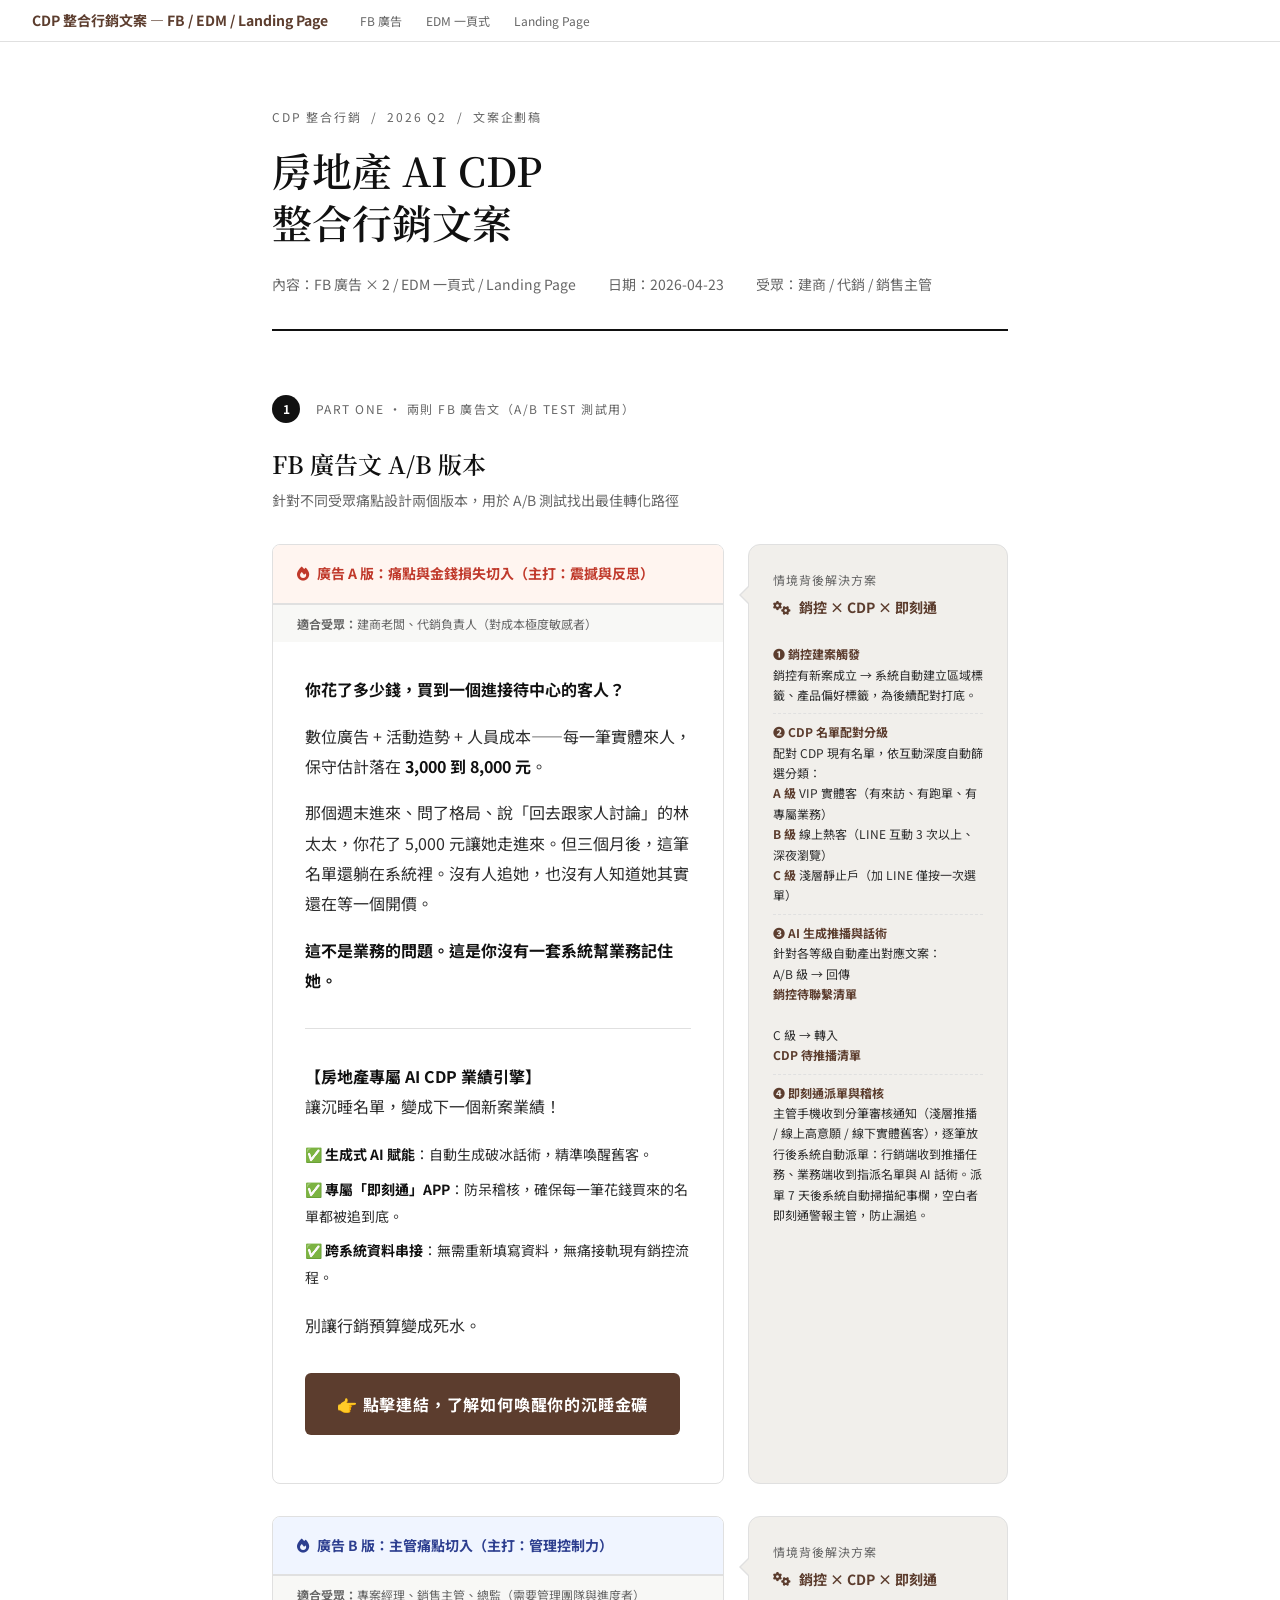
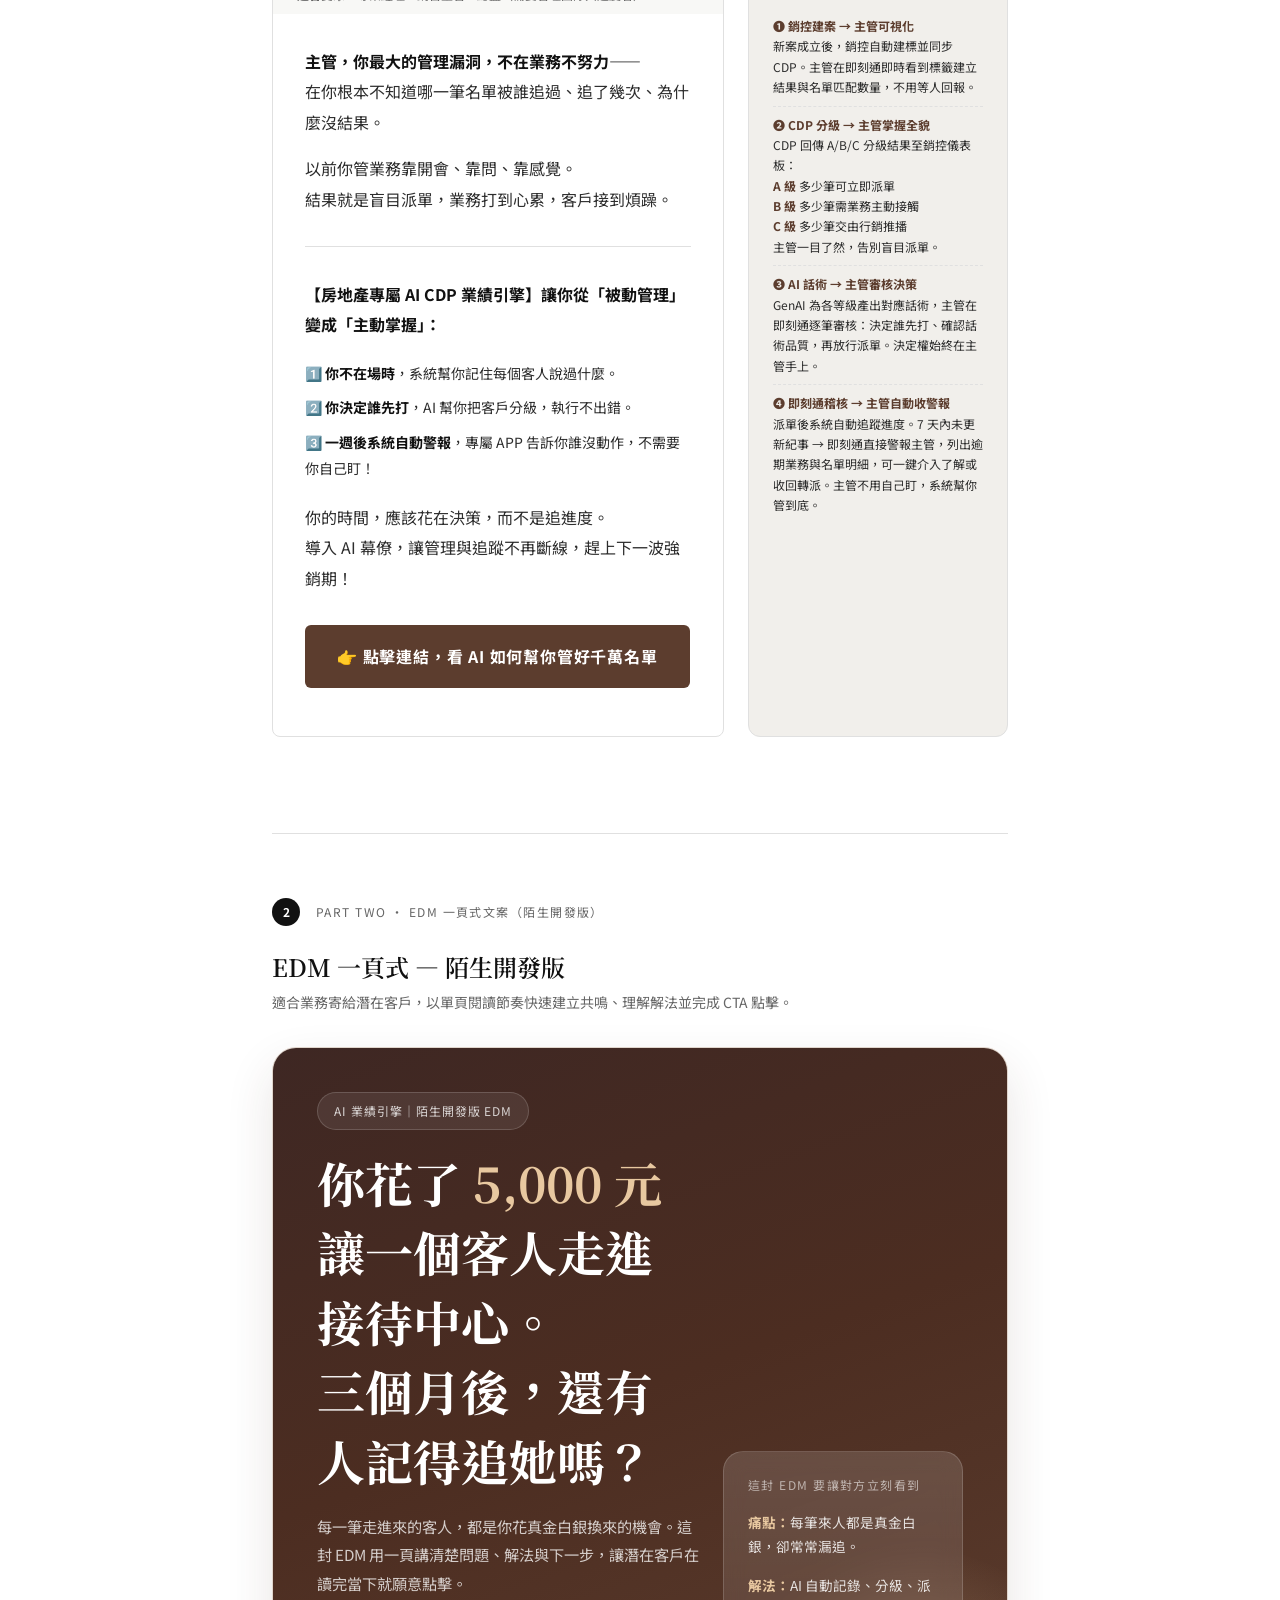
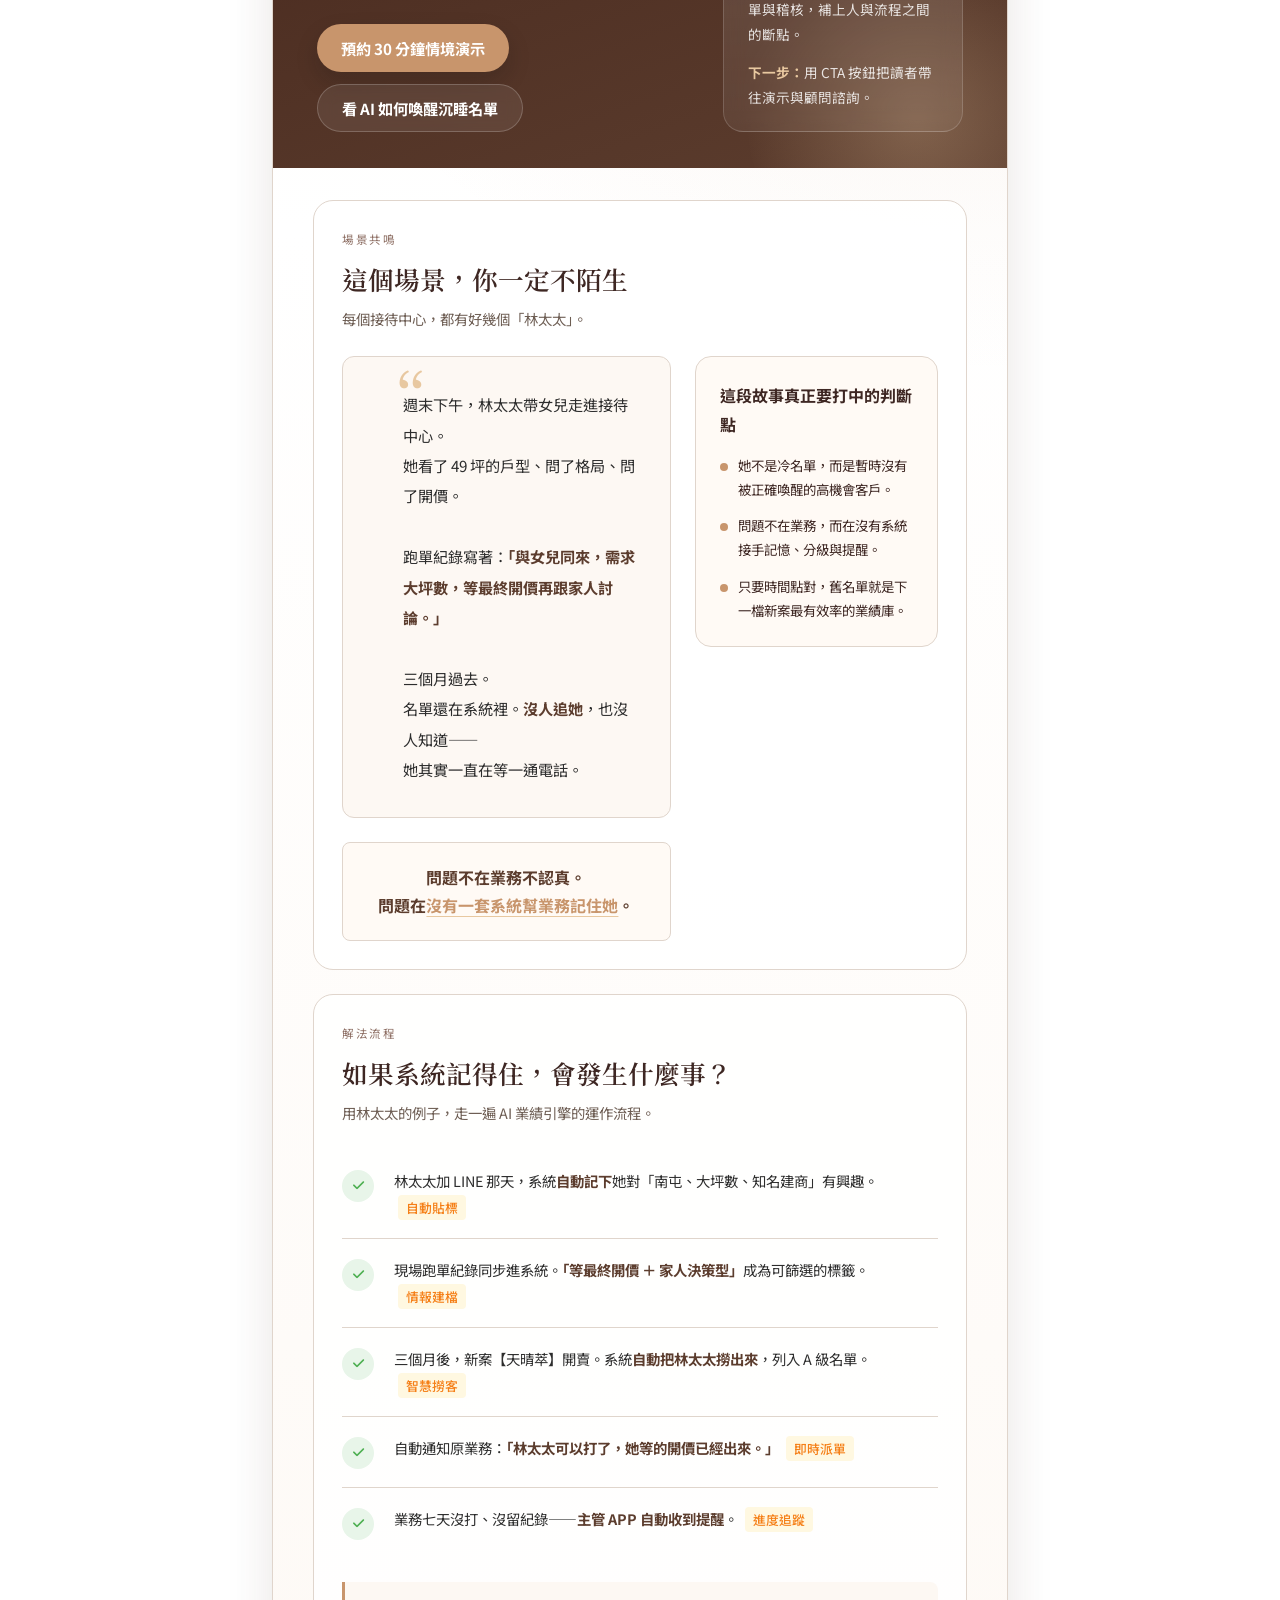
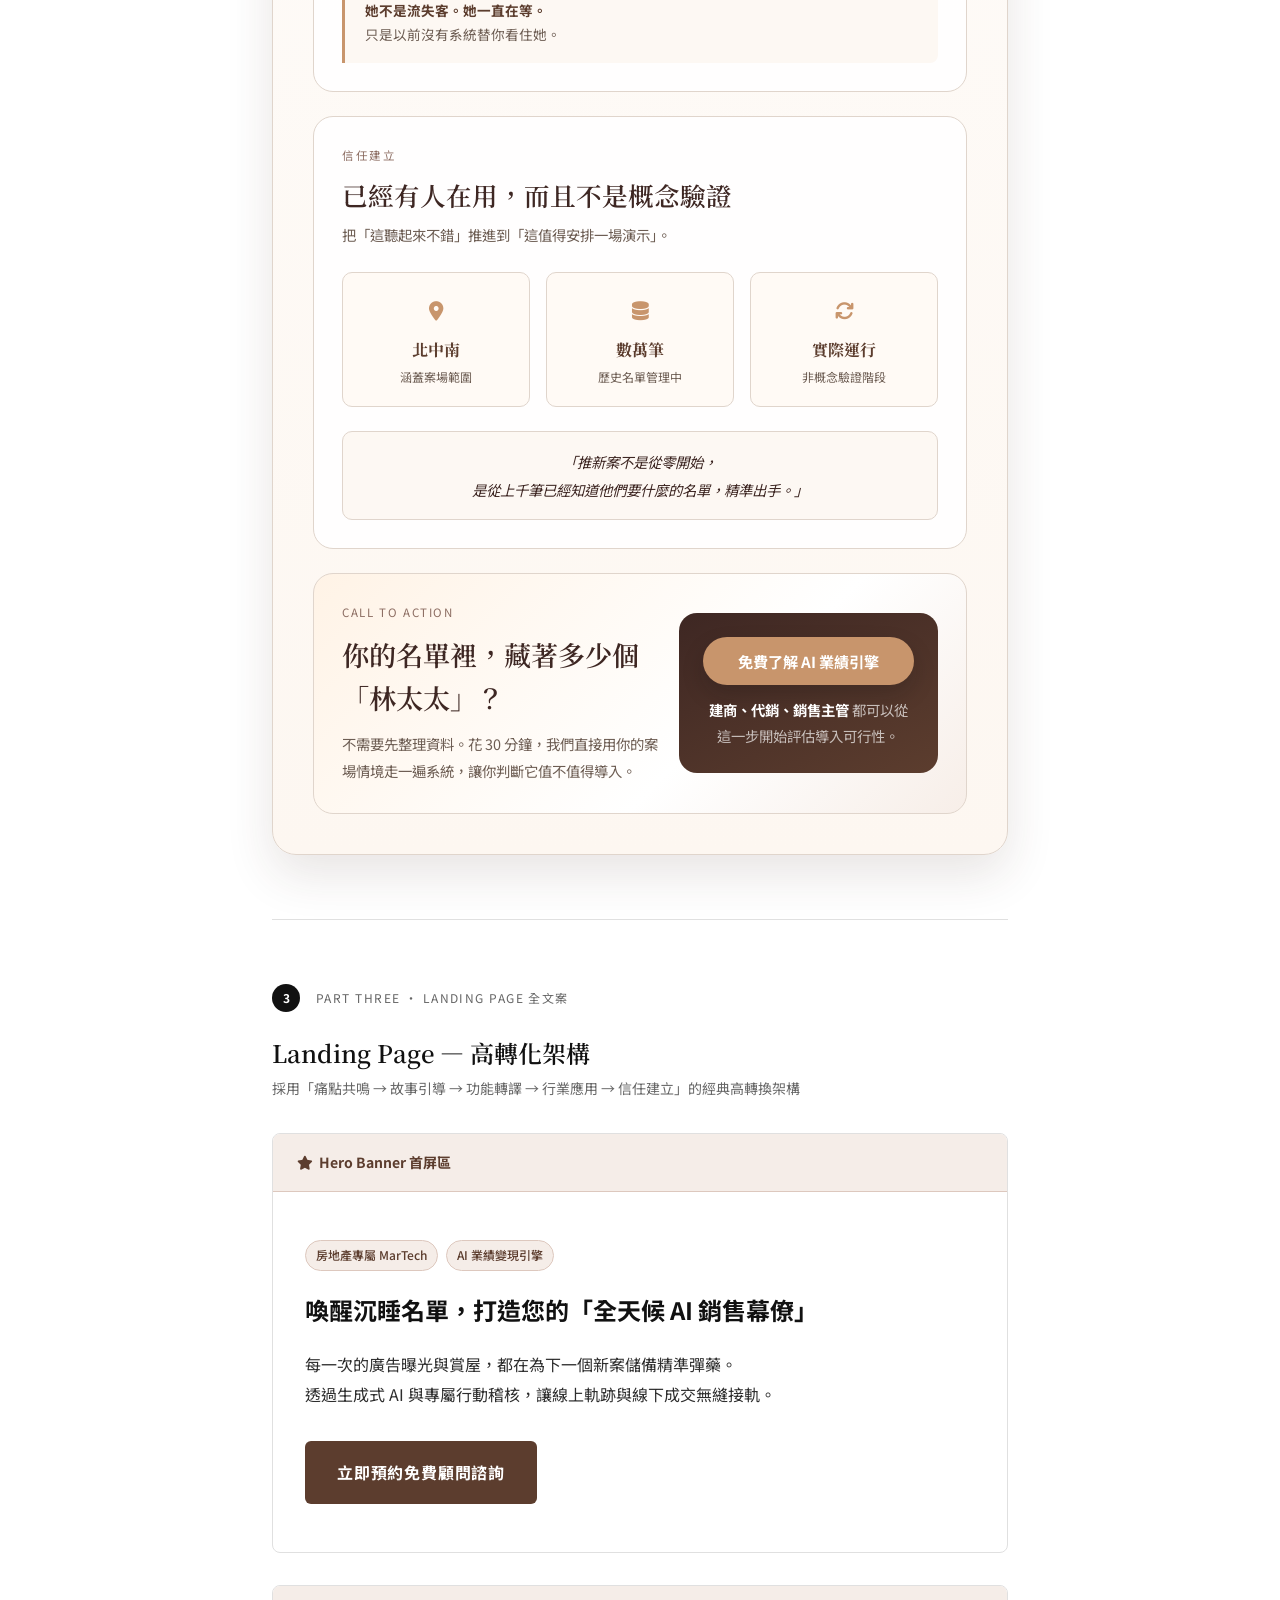
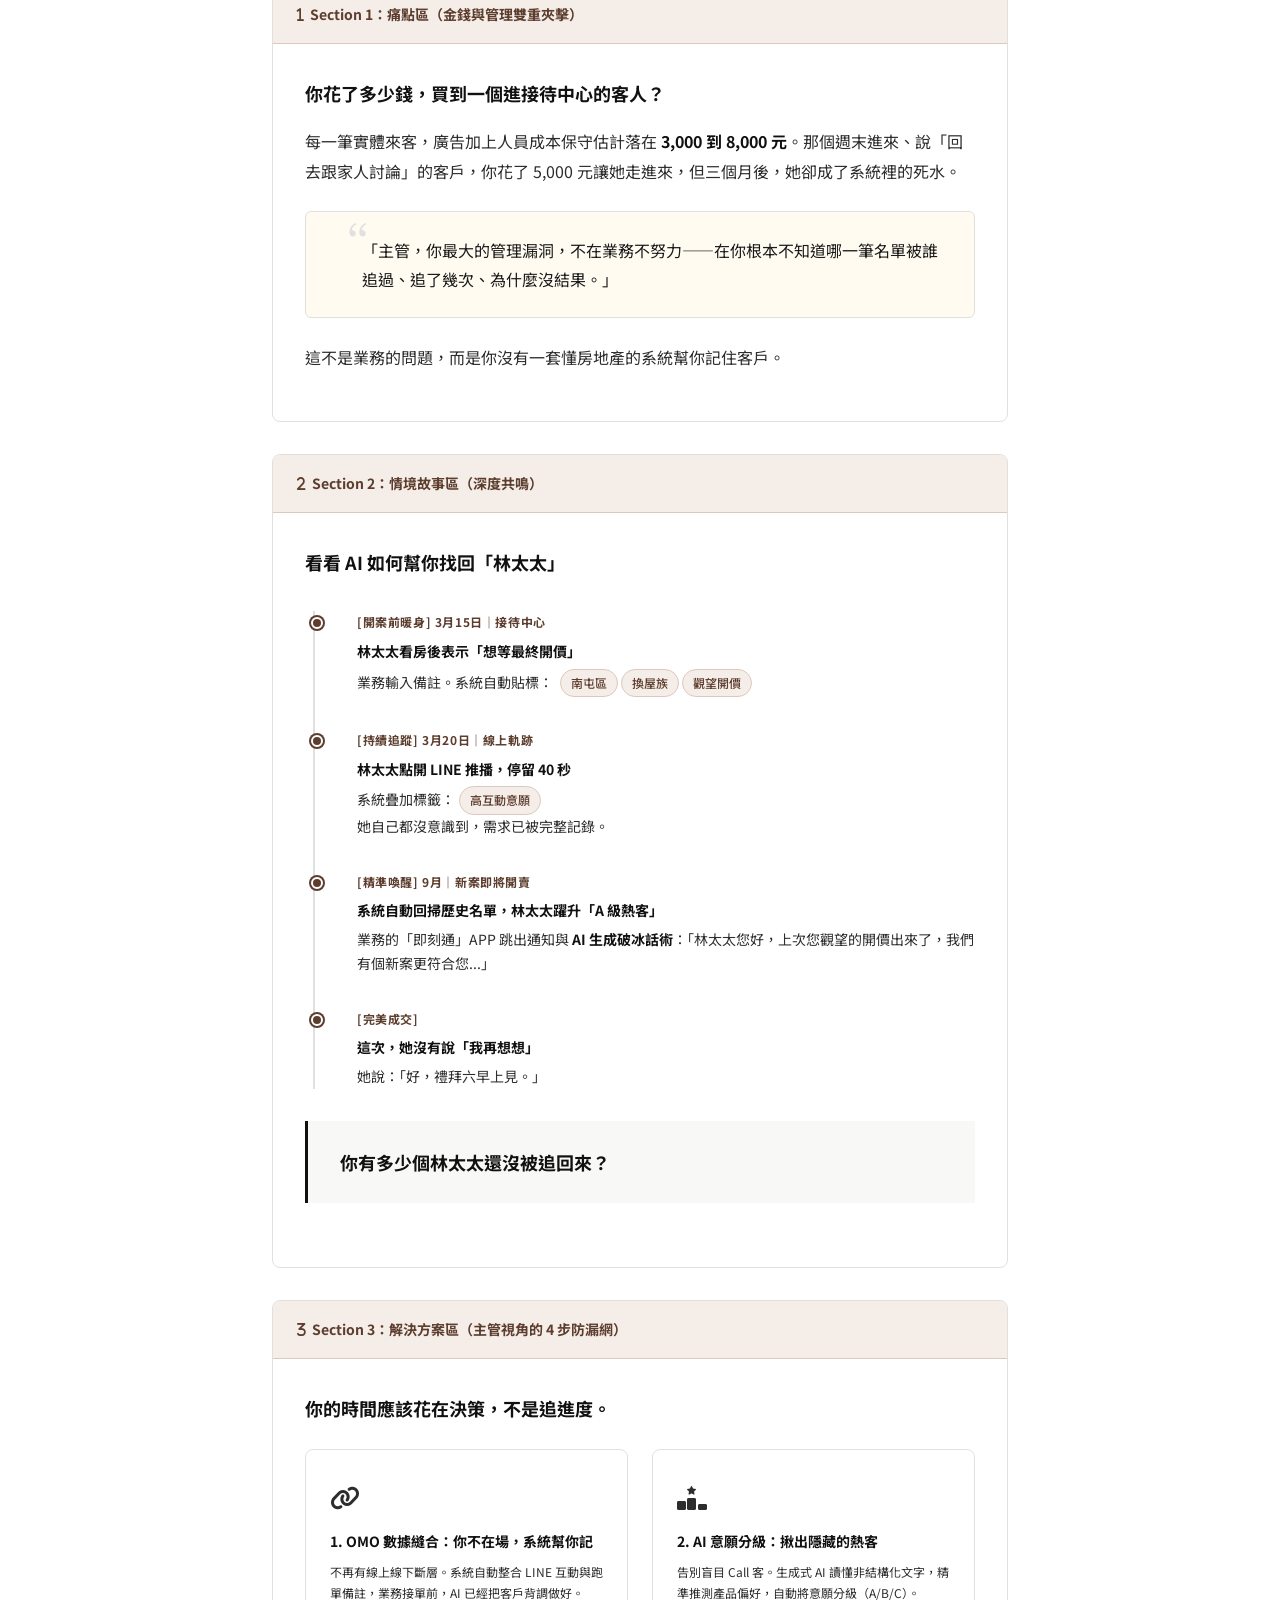
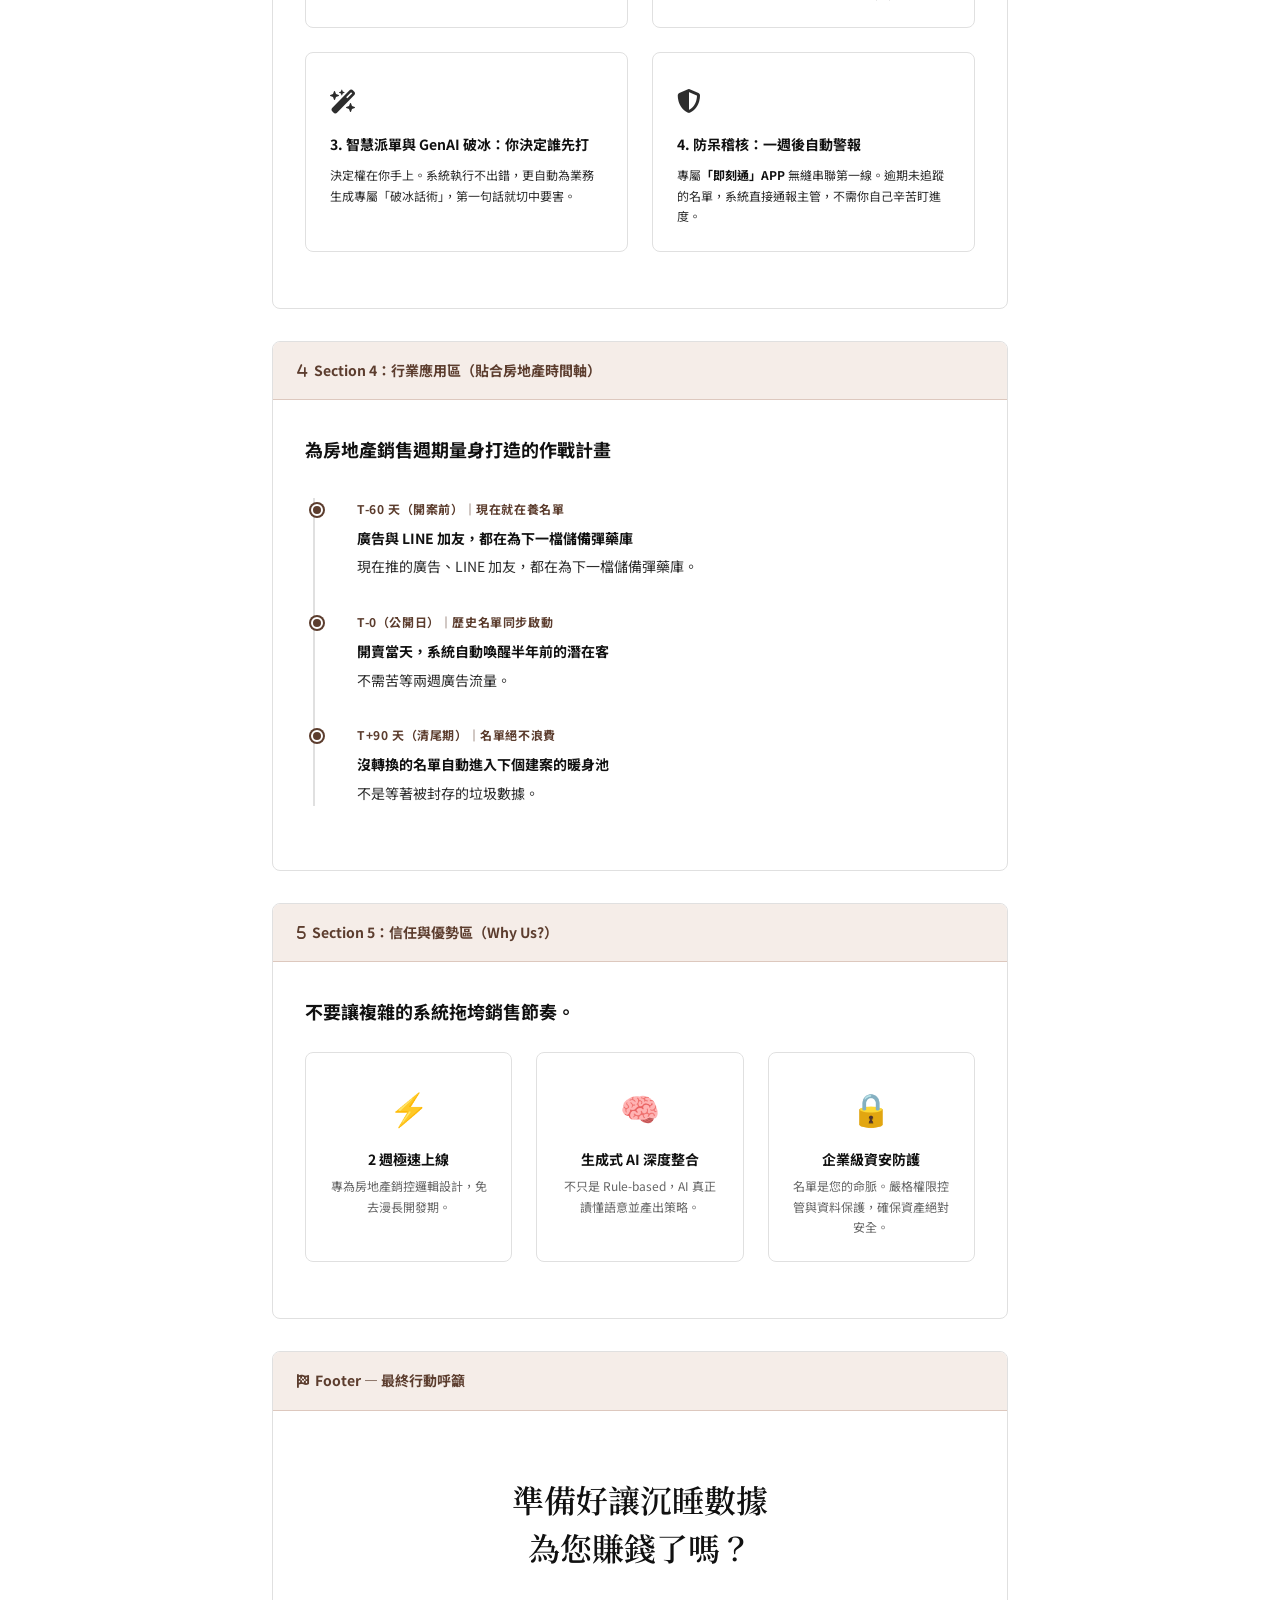
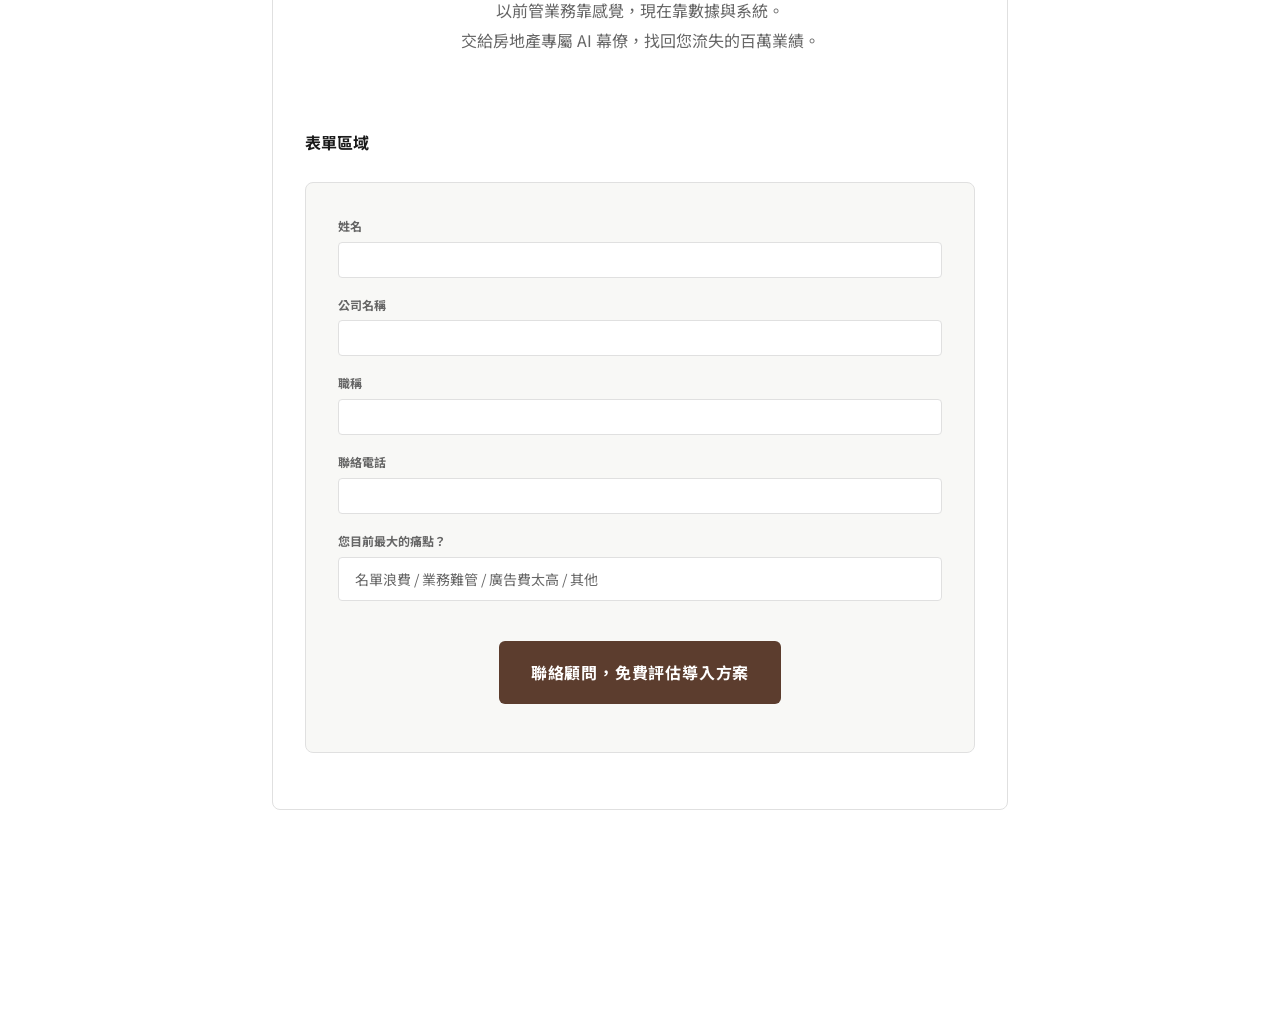
<file: doc3.html>
<!DOCTYPE html>
<html lang="zh-TW">
<head>
    <meta charset="UTF-8">
    <meta name="viewport" content="width=device-width, initial-scale=1.0">
    <title>CDP 整合行銷文案 — FB 廣告 / EDM / Landing Page</title>
    <link rel="preconnect" href="https://fonts.googleapis.com">
    <link rel="preconnect" href="https://fonts.gstatic.com" crossorigin>
    <link href="https://fonts.googleapis.com/css2?family=Noto+Sans+TC:wght@300;400;500;700&family=Noto+Serif+TC:wght@400;600&display=swap" rel="stylesheet">
    <link rel="stylesheet" href="https://cdnjs.cloudflare.com/ajax/libs/font-awesome/6.5.1/css/all.min.css">
    <style>
        /* ===== Reset & Base ===== */
        *, *::before, *::after { box-sizing: border-box; margin: 0; padding: 0; }

        :root {
            --color-black: #111111;
            --color-ink: #1a1a1a;
            --color-text: #2d2d2d;
            --color-muted: #666666;
            --color-border: #e0e0e0;
            --color-bg-soft: #f8f8f6;
            --color-accent: #5C3D2E;
            --color-accent-light: #f5ede8;
            --color-highlight: #fffbf0;
            --color-alert: #7a1a1a;
            --color-alert-bg: #fff5f5;
            --color-cta: #C8956C;
            --color-cta-hover: #b37f58;

            --font-sans: 'Noto Sans TC', sans-serif;
            --font-serif: 'Noto Serif TC', serif;

            --text-xs: 0.75rem;
            --text-sm: 0.875rem;
            --text-base: 1rem;
            --text-lg: 1.125rem;
            --text-xl: 1.25rem;
            --text-2xl: 1.5rem;
            --text-3xl: 2rem;
            --text-4xl: 2.5rem;

            --space-xs: 0.25rem;
            --space-sm: 0.5rem;
            --space-md: 1rem;
            --space-lg: 1.5rem;
            --space-xl: 2rem;
            --space-2xl: 3rem;
            --space-3xl: 4rem;

            /* EDM 陌生開發版色彩 */
            --coffee: #5C3D2E;
            --coffee-dark: #3E2723;
            --coffee-light: #8D6E63;
            --gold: #C8956C;
            --gold-light: #E8C8A0;
            --warm: #FDF8F3;
            --cream: #FFFAF5;
            --edm-text: #3E2723;
            --edm-muted: #6D5D53;
            --edm-border: #E0D5CC;
        }

        html { font-size: 16px; scroll-behavior: smooth; }

        body {
            font-family: var(--font-sans);
            color: var(--color-text);
            background: #ffffff;
            line-height: 1.8;
        }

        /* ===== 頁面頂部索引列 ===== */
        .doc-nav {
            position: sticky;
            top: 0;
            background: rgba(255,255,255,0.95);
            backdrop-filter: blur(8px);
            border-bottom: 1px solid var(--color-border);
            padding: var(--space-sm) var(--space-xl);
            display: flex;
            align-items: center;
            gap: var(--space-xl);
            z-index: 100;
            font-size: var(--text-xs);
            color: var(--color-muted);
        }
        .doc-nav__brand {
            font-weight: 700;
            color: var(--color-accent);
            font-size: var(--text-sm);
            white-space: nowrap;
        }
        .doc-nav__links { display: flex; gap: var(--space-lg); flex-wrap: wrap; }
        .doc-nav__links a {
            color: var(--color-muted);
            text-decoration: none;
            transition: color 0.2s;
        }
        .doc-nav__links a:hover { color: var(--color-accent); }

        /* ===== 主容器 ===== */
        .doc-wrap {
            max-width: 800px;
            margin: 0 auto;
            padding: var(--space-3xl) var(--space-xl);
        }

        /* ===== 文件頁首 ===== */
        .doc-header {
            border-bottom: 2px solid var(--color-black);
            padding-bottom: var(--space-xl);
            margin-bottom: var(--space-3xl);
        }
        .doc-header__label {
            font-size: var(--text-xs);
            color: var(--color-muted);
            letter-spacing: 0.15em;
            text-transform: uppercase;
            margin-bottom: var(--space-md);
        }
        .doc-header__title {
            font-family: var(--font-serif);
            font-size: var(--text-4xl);
            font-weight: 600;
            color: var(--color-black);
            line-height: 1.3;
            margin-bottom: var(--space-lg);
        }
        .doc-header__meta {
            display: flex;
            gap: var(--space-xl);
            font-size: var(--text-sm);
            color: var(--color-muted);
        }

        /* ===== 章節 ===== */
        .doc-section {
            margin-bottom: var(--space-3xl);
            padding-bottom: var(--space-3xl);
            border-bottom: 1px solid var(--color-border);
        }
        .doc-section:last-child { border-bottom: none; }

        .section-label {
            display: flex;
            align-items: center;
            gap: var(--space-md);
            margin-bottom: var(--space-lg);
        }
        .section-label__step {
            width: 28px;
            height: 28px;
            background: var(--color-black);
            color: #fff;
            border-radius: 50%;
            display: flex;
            align-items: center;
            justify-content: center;
            font-size: var(--text-xs);
            font-weight: 700;
            flex-shrink: 0;
        }
        .section-label__text {
            font-size: var(--text-xs);
            letter-spacing: 0.12em;
            text-transform: uppercase;
            color: var(--color-muted);
        }

        .section-title {
            font-family: var(--font-serif);
            font-size: var(--text-2xl);
            color: var(--color-black);
            font-weight: 600;
            line-height: 1.4;
            margin-bottom: var(--space-sm);
        }
        .section-subtitle {
            font-size: var(--text-sm);
            color: var(--color-muted);
            margin-bottom: var(--space-xl);
            line-height: 1.7;
        }

        /* ===== 文字元素 ===== */
        p { margin-bottom: var(--space-md); font-size: var(--text-base); }

        h3 {
            font-size: var(--text-lg);
            font-weight: 700;
            color: var(--color-black);
            margin: var(--space-xl) 0 var(--space-md);
        }
        h4 {
            font-size: var(--text-base);
            font-weight: 700;
            color: var(--color-ink);
            margin: var(--space-lg) 0 var(--space-sm);
        }

        /* ===== 引言區塊 ===== */
        .doc-lead {
            background: var(--color-bg-soft);
            border-left: 3px solid var(--color-black);
            padding: var(--space-lg) var(--space-xl);
            margin: var(--space-xl) 0;
            font-size: var(--text-lg);
            line-height: 1.9;
            color: var(--color-ink);
        }
        .doc-lead strong { color: var(--color-black); }

        /* ===== Blockquote ===== */
        blockquote {
            border: 1px solid var(--color-border);
            border-radius: 6px;
            padding: var(--space-lg);
            margin: var(--space-lg) 0;
            background: var(--color-highlight);
            font-size: var(--text-sm);
            line-height: 1.8;
            color: var(--color-ink);
            position: relative;
        }
        blockquote::before {
            content: '\201C';
            font-family: var(--font-serif);
            font-size: 3rem;
            color: var(--color-border);
            line-height: 1;
            position: absolute;
            top: var(--space-sm);
            left: var(--space-md);
        }
        blockquote p { padding-left: var(--space-xl); margin: 0; }

        /* ===== 標籤組 ===== */
        .tag-row {
            display: flex;
            flex-wrap: wrap;
            gap: var(--space-sm);
            margin: var(--space-md) 0;
        }
        .tag {
            display: inline-flex;
            align-items: center;
            padding: 3px 10px;
            border-radius: 100px;
            font-size: var(--text-xs);
            font-weight: 500;
            background: var(--color-accent-light);
            color: var(--color-accent);
            border: 1px solid #ddc8be;
        }
        .tag--dark {
            background: var(--color-black);
            color: #fff;
            border-color: var(--color-black);
        }

        /* ===== 項目條列 ===== */
        .doc-list {
            list-style: none;
            margin: var(--space-md) 0 var(--space-lg);
        }
        .doc-list li {
            display: flex;
            gap: var(--space-md);
            padding: var(--space-md) 0;
            border-bottom: 1px solid var(--color-border);
            font-size: var(--text-sm);
            line-height: 1.7;
        }
        .doc-list li:last-child { border-bottom: none; }
        .doc-list__icon {
            width: 20px;
            flex-shrink: 0;
            padding-top: 2px;
            color: var(--color-accent);
        }

        /* ===== 分隔線 ===== */
        .divider {
            border: none;
            border-top: 1px solid var(--color-border);
            margin: var(--space-xl) 0;
        }
        .divider--thick {
            border-top: 3px solid var(--color-black);
            margin: var(--space-3xl) 0;
        }

        /* ===== 說明小字 ===== */
        .doc-note {
            font-size: var(--text-xs);
            color: var(--color-muted);
            background: var(--color-bg-soft);
            padding: var(--space-sm) var(--space-md);
            border-radius: 4px;
            margin: var(--space-md) 0;
            line-height: 1.7;
        }

        /* ===== 廣告卡片 ===== */
        .ad-card {
            border: 1px solid var(--color-border);
            border-radius: 8px;
            overflow: hidden;
            margin: var(--space-xl) 0;
            background: #fff;
        }
        .ad-card__header {
            padding: var(--space-md) var(--space-lg);
            font-size: var(--text-sm);
            font-weight: 700;
            border-bottom: 1px solid var(--color-border);
            display: flex;
            align-items: center;
            gap: var(--space-sm);
        }
        .ad-card__header--a {
            background: #fff5f0;
            color: #c0392b;
        }
        .ad-card__header--b {
            background: #f0f5ff;
            color: #2c3e8f;
        }
        .ad-card__body {
            padding: var(--space-xl);
            font-size: var(--text-sm);
            line-height: 1.9;
        }
        .ad-card__body strong { color: var(--color-black); }
        .ad-card__target {
            padding: var(--space-sm) var(--space-lg);
            font-size: var(--text-xs);
            color: var(--color-muted);
            background: var(--color-bg-soft);
            border-top: 1px solid var(--color-border);
        }
        .ad-card__cta {
            display: inline-block;
            margin-top: var(--space-md);
            padding: var(--space-sm) var(--space-lg);
            background: var(--color-accent);
            color: #fff;
            border-radius: 4px;
            font-size: var(--text-sm);
            font-weight: 700;
            text-decoration: none;
        }
        .ad-card__features {
            margin: var(--space-md) 0;
        }
        .ad-card__features li {
            list-style: none;
            padding: var(--space-xs) 0;
            font-size: var(--text-sm);
        }

        /* ===== EDM 頁面卡片 ===== */
        .edm-page {
            border: 1px solid var(--color-border);
            border-radius: 8px;
            overflow: hidden;
            margin: var(--space-xl) 0;
            background: #fff;
        }
        .edm-page__header {
            padding: var(--space-md) var(--space-lg);
            background: var(--color-black);
            color: #fff;
            font-size: var(--text-sm);
            font-weight: 700;
            display: flex;
            align-items: center;
            gap: var(--space-sm);
        }
        .edm-page__header span.page-num {
            display: inline-flex;
            align-items: center;
            justify-content: center;
            width: 22px;
            height: 22px;
            background: #fff;
            color: var(--color-black);
            border-radius: 50%;
            font-size: var(--text-xs);
            font-weight: 700;
            flex-shrink: 0;
        }
        .edm-page__body {
            padding: var(--space-xl);
            font-size: var(--text-sm);
            line-height: 1.9;
        }
        .edm-page__body h4 {
            margin-top: var(--space-md);
        }
        .edm-page__body strong { color: var(--color-black); }
        .edm-page__note {
            padding: var(--space-sm) var(--space-lg);
            font-size: var(--text-xs);
            color: var(--color-muted);
            background: var(--color-bg-soft);
            border-top: 1px solid var(--color-border);
            line-height: 1.7;
        }

        /* ===== 時間軸 ===== */
        .timeline {
            position: relative;
            margin: var(--space-xl) 0;
            padding-left: 28px;
        }
        .timeline::before {
            content: '';
            position: absolute;
            left: 8px;
            top: 0;
            bottom: 0;
            width: 2px;
            background: var(--color-border);
        }
        .timeline__item {
            position: relative;
            margin-bottom: var(--space-xl);
            padding-left: var(--space-lg);
        }
        .timeline__item::before {
            content: '';
            position: absolute;
            left: -22px;
            top: 6px;
            width: 12px;
            height: 12px;
            border-radius: 50%;
            background: var(--color-accent);
            border: 2px solid #fff;
            box-shadow: 0 0 0 2px var(--color-accent);
        }
        .timeline__label {
            font-size: var(--text-xs);
            font-weight: 700;
            color: var(--color-accent);
            letter-spacing: 0.05em;
            margin-bottom: var(--space-xs);
        }
        .timeline__title {
            font-weight: 700;
            font-size: var(--text-sm);
            color: var(--color-black);
            margin-bottom: var(--space-xs);
        }
        .timeline__desc {
            font-size: var(--text-sm);
            color: var(--color-text);
            line-height: 1.7;
        }

        /* ===== Landing Page 區段卡 ===== */
        .lp-section {
            border: 1px solid var(--color-border);
            border-radius: 8px;
            overflow: hidden;
            margin: var(--space-xl) 0;
        }
        .lp-section__header {
            padding: var(--space-md) var(--space-lg);
            font-size: var(--text-sm);
            font-weight: 700;
            background: var(--color-accent-light);
            color: var(--color-accent);
            border-bottom: 1px solid #ddc8be;
        }
        .lp-section__body {
            padding: var(--space-xl);
            font-size: var(--text-sm);
            line-height: 1.9;
        }
        .lp-section__body strong { color: var(--color-black); }

        /* ===== 特點網格 ===== */
        .feature-grid {
            display: grid;
            grid-template-columns: repeat(2, 1fr);
            gap: var(--space-lg);
            margin: var(--space-lg) 0;
        }
        .feature-card {
            border: 1px solid var(--color-border);
            border-radius: 8px;
            padding: var(--space-lg);
        }
        .feature-card__icon {
            font-size: var(--text-2xl);
            margin-bottom: var(--space-sm);
        }
        .feature-card__title {
            font-weight: 700;
            font-size: var(--text-sm);
            color: var(--color-black);
            margin-bottom: var(--space-sm);
        }
        .feature-card__desc {
            font-size: var(--text-xs);
            color: var(--color-text);
            line-height: 1.7;
        }

        /* ===== 三欄 ICON 強調 ===== */
        .icon-grid {
            display: grid;
            grid-template-columns: repeat(3, 1fr);
            gap: var(--space-lg);
            margin: var(--space-lg) 0;
        }
        .icon-item {
            text-align: center;
            padding: var(--space-lg);
            border: 1px solid var(--color-border);
            border-radius: 8px;
        }
        .icon-item__icon {
            font-size: var(--text-3xl);
            margin-bottom: var(--space-sm);
        }
        .icon-item__title {
            font-weight: 700;
            font-size: var(--text-sm);
            color: var(--color-black);
            margin-bottom: var(--space-xs);
        }
        .icon-item__desc {
            font-size: var(--text-xs);
            color: var(--color-muted);
            line-height: 1.7;
        }

        /* ===== 廣告 + 解決方案並排佈局 ===== */
        .ad-row {
            display: flex;
            gap: var(--space-lg);
            align-items: stretch;
            margin: var(--space-xl) calc(-1 * var(--space-xl));
            padding: 0 var(--space-xl);
        }
        .ad-row .ad-card {
            flex: 1;
            min-width: 0;
            margin: 0;
        }
        .solution-note {
            flex: 0 0 260px;
            position: relative;
            background: #f1efeb;
            border: 1px solid var(--color-border);
            border-radius: 12px;
            padding: var(--space-lg);
            font-size: var(--text-xs);
            line-height: 1.8;
            color: var(--color-muted);
            align-self: stretch;
            display: flex;
            flex-direction: column;
        }
        /* 左側指向箭頭 */
        .solution-note::before {
            content: '';
            position: absolute;
            left: -10px;
            top: 40px;
            width: 0;
            height: 0;
            border-top: 10px solid transparent;
            border-bottom: 10px solid transparent;
            border-right: 10px solid var(--color-border);
        }
        .solution-note::after {
            content: '';
            position: absolute;
            left: -8px;
            top: 40px;
            width: 0;
            height: 0;
            border-top: 10px solid transparent;
            border-bottom: 10px solid transparent;
            border-right: 10px solid #f1efeb;
        }
        .solution-note__title {
            font-size: var(--text-sm);
            font-weight: 700;
            color: var(--color-accent);
            margin-bottom: var(--space-md);
            display: flex;
            align-items: center;
            gap: var(--space-sm);
        }
        .solution-note__list {
            list-style: none;
            margin: 0;
            padding: 0;
        }
        .solution-note__list li {
            padding: var(--space-sm) 0;
            border-bottom: 1px dashed var(--color-border);
            font-size: var(--text-xs);
            line-height: 1.7;
            color: var(--color-text);
        }
        .solution-note__list li:last-child {
            border-bottom: none;
        }
        .solution-note__list li strong {
            color: var(--color-accent);
            display: block;
            font-size: var(--text-xs);
        }
        @media (max-width: 900px) {
            .ad-row {
                flex-direction: column;
                margin: var(--space-xl) 0;
                padding: 0;
            }
            .solution-note {
                flex: none;
            }
            .solution-note::before,
            .solution-note::after {
                display: none;
            }
        }

        /* ===== CTA 按鈕模擬 ===== */
        .cta-btn {
            display: inline-block;
            padding: var(--space-md) var(--space-xl);
            background: var(--color-accent);
            color: #fff;
            border-radius: 6px;
            font-weight: 700;
            font-size: var(--text-base);
            text-decoration: none;
            margin: var(--space-md) 0;
            letter-spacing: 0.05em;
        }

        /* ===== 表單模擬 ===== */
        .form-mock {
            border: 1px solid var(--color-border);
            border-radius: 8px;
            padding: var(--space-xl);
            margin: var(--space-lg) 0;
            background: var(--color-bg-soft);
        }
        .form-mock__field {
            margin-bottom: var(--space-md);
        }
        .form-mock__label {
            display: block;
            font-size: var(--text-xs);
            font-weight: 700;
            color: var(--color-muted);
            margin-bottom: var(--space-xs);
        }
        .form-mock__input {
            display: block;
            width: 100%;
            padding: var(--space-sm) var(--space-md);
            border: 1px solid var(--color-border);
            border-radius: 4px;
            font-size: var(--text-sm);
            background: #fff;
            color: var(--color-text);
        }

        /* ===== 結語強調 ===== */
        .doc-closing {
            text-align: center;
            padding: var(--space-3xl) var(--space-xl);
            border: 1px solid var(--color-black);
            border-radius: 8px;
            background: var(--color-bg-soft);
        }
        .doc-closing__em {
            font-family: var(--font-serif);
            font-size: var(--text-3xl);
            color: var(--color-black);
            line-height: 1.5;
            margin-bottom: var(--space-lg);
            font-weight: 600;
        }
        .doc-closing p {
            font-size: var(--text-base);
            color: var(--color-muted);
            line-height: 1.9;
        }
        .doc-closing strong { color: var(--color-black); }

        /* ===== 數據亮點 ===== */
        .stats-row {
            display: flex;
            gap: var(--space-lg);
            margin: var(--space-lg) 0;
            flex-wrap: wrap;
        }
        .stat-badge {
            flex: 1;
            min-width: 180px;
            text-align: center;
            padding: var(--space-md);
            border: 1px solid var(--color-border);
            border-radius: 8px;
            background: #fff;
        }
        .stat-badge__value {
            font-size: var(--text-xl);
            font-weight: 700;
            color: var(--color-accent);
        }
        .stat-badge__label {
            font-size: var(--text-xs);
            color: var(--color-muted);
            margin-top: var(--space-xs);
        }

        /* ===== 響應式 ===== */
        @media (max-width: 640px) {
            .doc-wrap { padding: var(--space-xl) var(--space-md); }
            .doc-nav__links { display: none; }
            .doc-header__title { font-size: var(--text-2xl); }
            .doc-header__meta { flex-direction: column; gap: var(--space-sm); }
            .doc-closing__em { font-size: var(--text-xl); }
            .feature-grid { grid-template-columns: 1fr; }
            .icon-grid { grid-template-columns: 1fr; }
            .stats-row { flex-direction: column; }
        }

        /* ===== Print ===== */
        @media print {
            .doc-nav { display: none; }
            .doc-wrap { padding: 0; }
        }

        /* ===== EDM 陌生開發版 — 一頁式 EDM 樣式 ===== */
        #edm .section-subtitle {
            max-width: 640px;
        }
        .edm-onepage {
            margin-top: var(--space-xl);
            border: 1px solid var(--edm-border);
            border-radius: 24px;
            overflow: hidden;
            background:
                radial-gradient(circle at top right, rgba(200,149,108,0.18), transparent 30%),
                linear-gradient(180deg, #fffaf6 0%, #ffffff 26%, #fdf7f1 100%);
            box-shadow: 0 20px 48px rgba(62,39,35,0.12);
        }
        .edm-onepage__hero {
            position: relative;
            padding: 44px 44px 36px;
            background: linear-gradient(160deg, var(--coffee-dark) 0%, #4c2d21 48%, var(--coffee) 100%);
            color: #fff;
            overflow: hidden;
        }
        .edm-onepage__hero::after {
            content: '';
            position: absolute;
            inset: auto -80px -120px auto;
            width: 340px;
            height: 340px;
            border-radius: 50%;
            background: radial-gradient(circle, rgba(232,200,160,0.28) 0%, rgba(232,200,160,0) 72%);
        }
        .edm-onepage__hero-grid {
            position: relative;
            display: grid;
            grid-template-columns: minmax(0, 1.25fr) minmax(240px, 0.75fr);
            gap: 24px;
            align-items: end;
            z-index: 1;
        }
        .edm-onepage__eyebrow {
            display: inline-flex;
            align-items: center;
            gap: 8px;
            padding: 7px 16px;
            border-radius: 999px;
            margin-bottom: 18px;
            border: 1px solid rgba(255,255,255,0.16);
            background: rgba(255,255,255,0.08);
            color: rgba(255,255,255,0.78);
            font-size: 0.75rem;
            letter-spacing: 0.08em;
        }
        .edm-onepage__title {
            font-family: var(--font-serif);
            font-size: clamp(2rem, 4vw, 3rem);
            font-weight: 700;
            line-height: 1.45;
            color: #fff;
            margin: 0 0 16px;
        }
        .edm-onepage__title em {
            font-style: normal;
            color: var(--gold-light);
        }
        .edm-onepage__desc {
            max-width: 560px;
            font-size: 0.95rem;
            color: rgba(255,255,255,0.76);
            line-height: 1.9;
        }
        .edm-onepage__cta-group {
            display: flex;
            flex-wrap: wrap;
            gap: 12px;
            margin-top: 26px;
        }
        .edm-cta-btn {
            display: inline-flex;
            align-items: center;
            justify-content: center;
            min-height: 48px;
            padding: 0 24px;
            border-radius: 999px;
            background: var(--gold);
            color: #fff;
            font-weight: 700;
            font-size: 0.95rem;
            text-decoration: none;
            box-shadow: 0 10px 22px rgba(17,17,17,0.18);
            transition: transform 0.2s, background 0.2s, color 0.2s, box-shadow 0.2s;
        }
        .edm-cta-btn:hover {
            transform: translateY(-1px);
            background: var(--gold-light);
            color: var(--coffee-dark);
            box-shadow: 0 14px 28px rgba(17,17,17,0.2);
        }
        .edm-cta-btn--ghost {
            background: rgba(255,255,255,0.08);
            color: #fff;
            border: 1px solid rgba(255,255,255,0.2);
            box-shadow: none;
            backdrop-filter: blur(8px);
        }
        .edm-cta-btn--ghost:hover {
            background: rgba(255,255,255,0.16);
            color: #fff;
            box-shadow: none;
        }
        .edm-onepage__aside {
            padding: 22px 24px;
            border: 1px solid rgba(255,255,255,0.16);
            border-radius: 20px;
            background: linear-gradient(180deg, rgba(255,255,255,0.14), rgba(255,255,255,0.06));
            backdrop-filter: blur(10px);
        }
        .edm-onepage__aside-label {
            margin-bottom: 14px;
            font-size: 0.75rem;
            letter-spacing: 0.12em;
            color: rgba(255,255,255,0.58);
        }
        .edm-onepage__aside-list {
            list-style: none;
            display: grid;
            gap: 14px;
        }
        .edm-onepage__aside-list li {
            font-size: 0.85rem;
            line-height: 1.8;
            color: rgba(255,255,255,0.84);
        }
        .edm-onepage__aside-list strong {
            color: var(--gold-light);
        }
        .edm-onepage__body {
            padding: 32px 40px 40px;
            display: grid;
            gap: 24px;
        }
        .edm-card {
            border: 1px solid var(--edm-border);
            border-radius: 20px;
            background: rgba(255,255,255,0.9);
            padding: 28px;
        }
        .edm-card__kicker {
            margin-bottom: 10px;
            font-size: 0.72rem;
            letter-spacing: 0.14em;
            text-transform: uppercase;
            color: var(--coffee-light);
        }
        .edm-card__title {
            font-family: var(--font-serif);
            font-size: 1.6rem;
            font-weight: 600;
            color: var(--coffee-dark);
            line-height: 1.5;
            margin: 0 0 8px;
        }
        .edm-card__subtitle {
            font-size: 0.9rem;
            color: var(--edm-muted);
            line-height: 1.8;
            margin-bottom: 24px;
        }
        .edm-story-layout {
            display: grid;
            grid-template-columns: minmax(0, 1.15fr) minmax(240px, 0.85fr);
            gap: 24px;
            align-items: start;
        }

        /* --- 故事卡 --- */
        .story-card {
            background: var(--warm);
            border: 1px solid var(--edm-border);
            border-radius: 12px;
            padding: 32px;
            margin-bottom: 24px;
            position: relative;
        }
        .story-card::before {
            content: '\201C';
            font-family: var(--font-serif);
            font-size: 4rem;
            color: var(--gold-light);
            position: absolute;
            top: 8px;
            left: 20px;
            line-height: 1;
        }
        .story-card__text {
            font-size: 0.95rem;
            line-height: 2;
            padding-left: 28px;
        }
        .story-card__text strong { color: var(--coffee); }
        .story-punchline {
            font-size: 1rem;
            font-weight: 700;
            color: var(--coffee);
            text-align: center;
            padding: 20px;
            background: var(--cream);
            border-radius: 8px;
            border: 1px solid var(--edm-border);
            line-height: 1.8;
        }
        .story-punchline em {
            font-style: normal;
            color: var(--gold);
            text-decoration: underline;
            text-decoration-color: var(--gold-light);
            text-underline-offset: 4px;
        }
        .edm-story-side {
            border: 1px solid var(--edm-border);
            border-radius: 16px;
            background: var(--cream);
            padding: 24px;
        }
        .edm-story-side__title {
            margin: 0 0 14px;
            font-size: 1rem;
            color: var(--coffee-dark);
        }
        .edm-point-list {
            list-style: none;
            display: grid;
            gap: 12px;
        }
        .edm-point-list li {
            position: relative;
            padding-left: 18px;
            font-size: 0.84rem;
            line-height: 1.8;
            color: var(--edm-text);
        }
        .edm-point-list li::before {
            content: '';
            position: absolute;
            left: 0;
            top: 10px;
            width: 8px;
            height: 8px;
            border-radius: 50%;
            background: var(--gold);
        }

        /* --- 解法流程 --- */
        .solution-flow { list-style: none; }
        .solution-flow li {
            display: flex;
            gap: 20px;
            padding: 18px 0;
            border-bottom: 1px solid var(--edm-border);
            align-items: flex-start;
        }
        .solution-flow li:last-child { border-bottom: none; }
        .solution-flow__check {
            width: 32px; height: 32px;
            background: #E8F5E9;
            color: #4CAF50;
            border-radius: 50%;
            display: flex; align-items: center; justify-content: center;
            font-size: 0.8rem;
            flex-shrink: 0;
            margin-top: 2px;
        }
        .solution-flow__text {
            font-size: 0.9rem;
            line-height: 1.8;
        }
        .solution-flow__text strong { color: var(--coffee); }
        .solution-flow__highlight {
            display: inline-block;
            background: #FFF8E1;
            padding: 1px 8px;
            border-radius: 4px;
            font-size: 0.8rem;
            color: #F57F17;
            font-weight: 500;
            margin-left: 4px;
        }

        .edm-inline-note {
            margin-top: 24px;
            background: var(--warm);
            border-left: 3px solid var(--gold);
            padding: 16px 20px;
            font-size: 0.85rem;
            line-height: 1.8;
            color: var(--edm-muted);
            border-radius: 0 8px 8px 0;
        }
        .edm-inline-note strong { color: var(--coffee); }

        /* --- 信任區 --- */
        .trust-grid {
            display: grid;
            grid-template-columns: repeat(3, 1fr);
            gap: 16px;
            margin-bottom: 24px;
        }
        .trust-cell {
            text-align: center;
            padding: 20px 16px;
            border: 1px solid var(--edm-border);
            border-radius: 10px;
            background: var(--cream);
        }
        .trust-cell__icon {
            font-size: 1.2rem;
            color: var(--gold);
            margin-bottom: 8px;
        }
        .trust-cell__value {
            font-family: var(--font-serif);
            font-weight: 700;
            font-size: 1rem;
            color: var(--coffee);
            margin-bottom: 4px;
        }
        .trust-cell__label {
            font-size: 0.75rem;
            color: var(--edm-muted);
            line-height: 1.5;
        }
        .trust-quote {
            font-size: 0.9rem;
            text-align: center;
            color: var(--edm-text);
            line-height: 1.9;
            padding: 16px 24px;
            background: var(--warm);
            border-radius: 10px;
            border: 1px solid var(--edm-border);
            font-style: italic;
        }

        .edm-onepage__footer {
            display: grid;
            grid-template-columns: minmax(0, 1.1fr) minmax(240px, 0.9fr);
            gap: 20px;
            align-items: center;
            padding: 28px;
            border: 1px solid var(--edm-border);
            border-radius: 20px;
            background: linear-gradient(135deg, #fff3e6 0%, #ffffff 62%, #f7eee8 100%);
        }
        .edm-onepage__closing {
            font-family: var(--font-serif);
            font-size: 1.7rem;
            font-weight: 600;
            line-height: 1.6;
            color: var(--coffee-dark);
            margin-bottom: 10px;
        }
        .edm-onepage__closing-copy {
            margin: 0;
            font-size: 0.9rem;
            color: var(--edm-muted);
            line-height: 1.9;
        }
        .edm-onepage__action {
            padding: 24px;
            border-radius: 18px;
            background: linear-gradient(155deg, var(--coffee-dark) 0%, var(--coffee) 100%);
            text-align: center;
        }
        .edm-onepage__action .edm-cta-btn {
            width: 100%;
            margin-bottom: 12px;
        }
        .edm-onepage__microcopy {
            font-size: 0.9rem;
            color: rgba(255,255,255,0.68);
            line-height: 1.8;
        }
        .edm-onepage__microcopy strong {
            color: #fff;
        }

        /* --- 一頁式響應式 --- */
        @media (max-width: 860px) {
            .edm-onepage__hero-grid,
            .edm-story-layout,
            .edm-onepage__footer {
                grid-template-columns: 1fr;
            }
        }
        @media (max-width: 640px) {
            .edm-onepage__hero,
            .edm-onepage__body {
                padding: 28px 24px;
            }
            .edm-card,
            .edm-onepage__footer {
                padding: 22px;
            }
            .edm-card__title,
            .edm-onepage__closing {
                font-size: 1.35rem;
            }
            .trust-grid {
                grid-template-columns: 1fr;
            }
            .edm-onepage__cta-group,
            .edm-onepage__action {
                width: 100%;
            }
            .edm-cta-btn,
            .edm-cta-btn--ghost {
                width: 100%;
            }
        }
        @media print {
            .edm-onepage {
                box-shadow: none;
            }
        }
    </style>
</head>
<body>

    <!-- 頂部索引列 -->
    <nav class="doc-nav">
        <span class="doc-nav__brand">CDP 整合行銷文案 — FB / EDM / Landing Page</span>
        <div class="doc-nav__links">
            <a href="#fb-ads">FB 廣告</a>
            <a href="#edm">EDM 一頁式</a>
            <a href="#landing-page">Landing Page</a>
        </div>
    </nav>

    <div class="doc-wrap">

        <!-- ==================== 文件頁首 ==================== -->
        <header class="doc-header">
            <div class="doc-header__label">CDP 整合行銷 &nbsp;/&nbsp; 2026 Q2 &nbsp;/&nbsp; 文案企劃稿</div>
            <h1 class="doc-header__title">
                房地產 AI CDP<br>整合行銷文案
            </h1>
            <div class="doc-header__meta">
                <span>內容：FB 廣告 × 2 / EDM 一頁式 / Landing Page</span>
                <span>日期：2026-04-23</span>
                <span>受眾：建商 / 代銷 / 銷售主管</span>
            </div>
        </header>


        <!-- ============================================================ -->
        <!-- (1) FB 廣告 A/B Test                                         -->
        <!-- ============================================================ -->
        <section class="doc-section" id="fb-ads">
            <div class="section-label">
                <div class="section-label__step">1</div>
                <span class="section-label__text">PART ONE · 兩則 FB 廣告文（A/B Test 測試用）</span>
            </div>
            <h2 class="section-title">FB 廣告文 A/B 版本</h2>
            <p class="section-subtitle">針對不同受眾痛點設計兩個版本，用於 A/B 測試找出最佳轉化路徑</p>

            <!-- ===== 廣告 A 版 + 解決方案 ===== -->
            <div class="ad-row">
                <div class="ad-card">
                    <div class="ad-card__header ad-card__header--a">
                        <i class="fa-solid fa-fire"></i>
                        廣告 A 版：痛點與金錢損失切入（主打：震撼與反思）
                    </div>
                    <div class="ad-card__target">
                        <strong>適合受眾：</strong>建商老闆、代銷負責人（對成本極度敏感者）
                    </div>
                    <div class="ad-card__body">
                        <p><strong>你花了多少錢，買到一個進接待中心的客人？</strong></p>
                        <p>
                            數位廣告 + 活動造勢 + 人員成本——每一筆實體來人，保守估計落在 <strong>3,000 到 8,000 元</strong>。
                        </p>
                        <p>
                            那個週末進來、問了格局、說「回去跟家人討論」的林太太，你花了 5,000 元讓她走進來。但三個月後，這筆名單還躺在系統裡。沒有人追她，也沒有人知道她其實還在等一個開價。
                        </p>
                        <p><strong>這不是業務的問題。這是你沒有一套系統幫業務記住她。</strong></p>

                        <hr class="divider">

                        <p><strong>【房地產專屬 AI CDP 業績引擎】</strong><br>讓沉睡名單，變成下一個新案業績！</p>

                        <ul class="ad-card__features">
                            <li>✅ <strong>生成式 AI 賦能</strong>：自動生成破冰話術，精準喚醒舊客。</li>
                            <li>✅ <strong>專屬「即刻通」APP</strong>：防呆稽核，確保每一筆花錢買來的名單都被追到底。</li>
                            <li>✅ <strong>跨系統資料串接</strong>：無需重新填寫資料，無痛接軌現有銷控流程。</li>
                        </ul>

                        <p>別讓行銷預算變成死水。</p>
                        <span class="cta-btn">👉 點擊連結，了解如何喚醒你的沉睡金礦</span>
                    </div>
                </div>

                <!-- 解決方案說明（內部討論用） -->
                <div class="solution-note">
                    <div style="font-size:var(--text-xs);color:var(--color-muted);letter-spacing:0.08em;margin-bottom:var(--space-xs);">情境背後解決方案</div>
                    <div class="solution-note__title">
                        <i class="fa-solid fa-gears"></i> 銷控 × CDP × 即刻通
                    </div>
                    <ul class="solution-note__list">
                        <li>
                            <strong>❶ 銷控建案觸發</strong>
                            銷控有新案成立 → 系統自動建立區域標籤、產品偏好標籤，為後續配對打底。
                        </li>
                        <li>
                            <strong>❷ CDP 名單配對分級</strong>
                            配對 CDP 現有名單，依互動深度自動篩選分類：<br>
                            <span style="color:var(--color-accent);font-weight:700;">A 級</span> VIP 實體客（有來訪、有跑單、有專屬業務）<br>
                            <span style="color:var(--color-accent);font-weight:700;">B 級</span> 線上熱客（LINE 互動 3 次以上、深夜瀏覽）<br>
                            <span style="color:var(--color-accent);font-weight:700;">C 級</span> 淺層靜止戶（加 LINE 僅按一次選單）
                        </li>
                        <li>
                            <strong>❸ AI 生成推播與話術</strong>
                            針對各等級自動產出對應文案：<br>
                            A/B 級 → 回傳<strong>銷控待聯繫清單</strong><br>
                            C 級 → 轉入 <strong>CDP 待推播清單</strong>
                        </li>
                        <li>
                            <strong>❹ 即刻通派單與稽核</strong>
                            主管手機收到分筆審核通知（淺層推播 / 線上高意願 / 線下實體舊客），逐筆放行後系統自動派單：行銷端收到推播任務、業務端收到指派名單與 AI 話術。派單 7 天後系統自動掃描紀事欄，空白者即刻通警報主管，防止漏追。
                        </li>
                    </ul>
                </div>
            </div>

            <!-- ===== 廣告 B 版 + 解決方案 ===== -->
            <div class="ad-row">
                <div class="ad-card">
                    <div class="ad-card__header ad-card__header--b">
                        <i class="fa-solid fa-fire"></i>
                        廣告 B 版：主管痛點切入（主打：管理控制力）
                    </div>
                    <div class="ad-card__target">
                        <strong>適合受眾：</strong>專案經理、銷售主管、總監（需要管理團隊與進度者）
                    </div>
                    <div class="ad-card__body">
                        <p><strong>主管，你最大的管理漏洞，不在業務不努力——</strong><br>在你根本不知道哪一筆名單被誰追過、追了幾次、為什麼沒結果。</p>
                        <p>
                            以前你管業務靠開會、靠問、靠感覺。<br>
                            結果就是盲目派單，業務打到心累，客戶接到煩躁。
                        </p>

                        <hr class="divider">

                        <p><strong>【房地產專屬 AI CDP 業績引擎】讓你從「被動管理」變成「主動掌握」：</strong></p>

                        <ul class="ad-card__features">
                            <li>1️⃣ <strong>你不在場時</strong>，系統幫你記住每個客人說過什麼。</li>
                            <li>2️⃣ <strong>你決定誰先打</strong>，AI 幫你把客戶分級，執行不出錯。</li>
                            <li>3️⃣ <strong>一週後系統自動警報</strong>，專屬 APP 告訴你誰沒動作，不需要你自己盯！</li>
                        </ul>

                        <p>
                            你的時間，應該花在決策，而不是追進度。<br>
                            導入 AI 幕僚，讓管理與追蹤不再斷線，趕上下一波強銷期！
                        </p>
                        <span class="cta-btn">👉 點擊連結，看 AI 如何幫你管好千萬名單</span>
                    </div>
                </div>

                <!-- 解決方案說明（內部討論用） -->
                <div class="solution-note">
                    <div style="font-size:var(--text-xs);color:var(--color-muted);letter-spacing:0.08em;margin-bottom:var(--space-xs);">情境背後解決方案</div>
                    <div class="solution-note__title">
                        <i class="fa-solid fa-gears"></i> 銷控 × CDP × 即刻通
                    </div>
                    <ul class="solution-note__list">
                        <li>
                            <strong>❶ 銷控建案 → 主管可視化</strong>
                            新案成立後，銷控自動建標並同步 CDP。主管在即刻通即時看到標籤建立結果與名單匹配數量，不用等人回報。
                        </li>
                        <li>
                            <strong>❷ CDP 分級 → 主管掌握全貌</strong>
                            CDP 回傳 A/B/C 分級結果至銷控儀表板：<br>
                            <span style="color:var(--color-accent);font-weight:700;">A 級</span> 多少筆可立即派單<br>
                            <span style="color:var(--color-accent);font-weight:700;">B 級</span> 多少筆需業務主動接觸<br>
                            <span style="color:var(--color-accent);font-weight:700;">C 級</span> 多少筆交由行銷推播<br>
                            主管一目了然，告別盲目派單。
                        </li>
                        <li>
                            <strong>❸ AI 話術 → 主管審核決策</strong>
                            GenAI 為各等級產出對應話術，主管在即刻通逐筆審核：決定誰先打、確認話術品質，再放行派單。決定權始終在主管手上。
                        </li>
                        <li>
                            <strong>❹ 即刻通稽核 → 主管自動收警報</strong>
                            派單後系統自動追蹤進度。7 天內未更新紀事 → 即刻通直接警報主管，列出逾期業務與名單明細，可一鍵介入了解或收回轉派。主管不用自己盯，系統幫你管到底。
                        </li>
                    </ul>
                </div>
            </div>
        </section>


        <!-- ============================================================ -->
        <!-- (2) EDM 一頁式（陌生開發版）                                  -->
        <!-- ============================================================ -->
        <section class="doc-section" id="edm">
            <div class="section-label">
                <div class="section-label__step">2</div>
                <span class="section-label__text">PART TWO · EDM 一頁式文案（陌生開發版）</span>
            </div>
            <h2 class="section-title">EDM 一頁式 — 陌生開發版</h2>
            <p class="section-subtitle">適合業務寄給潛在客戶，以單頁閱讀節奏快速建立共鳴、理解解法並完成 CTA 點擊。</p>

            <div class="edm-onepage">
                <div class="edm-onepage__hero">
                    <div class="edm-onepage__hero-grid">
                        <div>
                            <div class="edm-onepage__eyebrow">AI 業績引擎｜陌生開發版 EDM</div>
                            <h3 class="edm-onepage__title">
                                你花了 <em>5,000 元</em><br>
                                讓一個客人走進接待中心。<br>
                                三個月後，還有人記得追她嗎？
                            </h3>
                            <p class="edm-onepage__desc">
                                每一筆走進來的客人，都是你花真金白銀換來的機會。這封 EDM 用一頁講清楚問題、解法與下一步，讓潛在客戶在讀完當下就願意點擊。
                            </p>
                            <div class="edm-onepage__cta-group">
                                <a href="#landing-page" class="edm-cta-btn">預約 30 分鐘情境演示</a>
                                <a href="#landing-page" class="edm-cta-btn edm-cta-btn--ghost">看 AI 如何喚醒沉睡名單</a>
                            </div>
                        </div>

                        <aside class="edm-onepage__aside">
                            <div class="edm-onepage__aside-label">這封 EDM 要讓對方立刻看到</div>
                            <ul class="edm-onepage__aside-list">
                                <li><strong>痛點：</strong>每筆來人都是真金白銀，卻常常漏追。</li>
                                <li><strong>解法：</strong>AI 自動記錄、分級、派單與稽核，補上人與流程之間的斷點。</li>
                                <li><strong>下一步：</strong>用 CTA 按鈕把讀者帶往演示與顧問諮詢。</li>
                            </ul>
                        </aside>
                    </div>
                </div>

                <div class="edm-onepage__body">
                    <div class="edm-card">
                        <div class="edm-card__kicker">場景共鳴</div>
                        <h3 class="edm-card__title">這個場景，你一定不陌生</h3>
                        <p class="edm-card__subtitle">每個接待中心，都有好幾個「林太太」。</p>

                        <div class="edm-story-layout">
                            <div>
                                <div class="story-card">
                                    <div class="story-card__text">
                                        週末下午，林太太帶女兒走進接待中心。<br>
                                        她看了 49 坪的戶型、問了格局、問了開價。<br><br>
                                        跑單紀錄寫著：<strong>「與女兒同來，需求大坪數，等最終開價再跟家人討論。」</strong><br><br>
                                        三個月過去。<br>
                                        名單還在系統裡。<strong>沒人追她</strong>，也沒人知道——<br>
                                        她其實一直在等一通電話。
                                    </div>
                                </div>

                                <div class="story-punchline">
                                    問題不在業務不認真。<br>
                                    問題在<em>沒有一套系統幫業務記住她</em>。
                                </div>
                            </div>

                            <aside class="edm-story-side">
                                <h4 class="edm-story-side__title">這段故事真正要打中的判斷點</h4>
                                <ul class="edm-point-list">
                                    <li>她不是冷名單，而是暫時沒有被正確喚醒的高機會客戶。</li>
                                    <li>問題不在業務，而在沒有系統接手記憶、分級與提醒。</li>
                                    <li>只要時間點對，舊名單就是下一檔新案最有效率的業績庫。</li>
                                </ul>
                            </aside>
                        </div>
                    </div>

                    <div class="edm-card">
                        <div class="edm-card__kicker">解法流程</div>
                        <h3 class="edm-card__title">如果系統記得住，會發生什麼事？</h3>
                        <p class="edm-card__subtitle">用林太太的例子，走一遍 AI 業績引擎的運作流程。</p>

                        <ul class="solution-flow">
                            <li>
                                <span class="solution-flow__check"><i class="fa-solid fa-check"></i></span>
                                <div class="solution-flow__text">
                                    林太太加 LINE 那天，系統<strong>自動記下</strong>她對「南屯、大坪數、知名建商」有興趣。
                                    <span class="solution-flow__highlight">自動貼標</span>
                                </div>
                            </li>
                            <li>
                                <span class="solution-flow__check"><i class="fa-solid fa-check"></i></span>
                                <div class="solution-flow__text">
                                    現場跑單紀錄同步進系統。<strong>「等最終開價 ＋ 家人決策型」</strong>成為可篩選的標籤。
                                    <span class="solution-flow__highlight">情報建檔</span>
                                </div>
                            </li>
                            <li>
                                <span class="solution-flow__check"><i class="fa-solid fa-check"></i></span>
                                <div class="solution-flow__text">
                                    三個月後，新案【天晴萃】開賣。系統<strong>自動把林太太撈出來</strong>，列入 A 級名單。
                                    <span class="solution-flow__highlight">智慧撈客</span>
                                </div>
                            </li>
                            <li>
                                <span class="solution-flow__check"><i class="fa-solid fa-check"></i></span>
                                <div class="solution-flow__text">
                                    自動通知原業務：<strong>「林太太可以打了，她等的開價已經出來。」</strong>
                                    <span class="solution-flow__highlight">即時派單</span>
                                </div>
                            </li>
                            <li>
                                <span class="solution-flow__check"><i class="fa-solid fa-check"></i></span>
                                <div class="solution-flow__text">
                                    業務七天沒打、沒留紀錄——<strong>主管 APP 自動收到提醒</strong>。
                                    <span class="solution-flow__highlight">進度追蹤</span>
                                </div>
                            </li>
                        </ul>

                        <div class="edm-inline-note">
                            <strong>她不是流失客。她一直在等。</strong><br>
                            只是以前沒有系統替你看住她。
                        </div>
                    </div>

                    <div class="edm-card">
                        <div class="edm-card__kicker">信任建立</div>
                        <h3 class="edm-card__title">已經有人在用，而且不是概念驗證</h3>
                        <p class="edm-card__subtitle">把「這聽起來不錯」推進到「這值得安排一場演示」。</p>

                        <div class="trust-grid">
                            <div class="trust-cell">
                                <div class="trust-cell__icon"><i class="fa-solid fa-location-dot"></i></div>
                                <div class="trust-cell__value">北中南</div>
                                <div class="trust-cell__label">涵蓋案場範圍</div>
                            </div>
                            <div class="trust-cell">
                                <div class="trust-cell__icon"><i class="fa-solid fa-database"></i></div>
                                <div class="trust-cell__value">數萬筆</div>
                                <div class="trust-cell__label">歷史名單管理中</div>
                            </div>
                            <div class="trust-cell">
                                <div class="trust-cell__icon"><i class="fa-solid fa-arrows-rotate"></i></div>
                                <div class="trust-cell__value">實際運行</div>
                                <div class="trust-cell__label">非概念驗證階段</div>
                            </div>
                        </div>

                        <div class="trust-quote">
                            「推新案不是從零開始，<br>
                            是從上千筆已經知道他們要什麼的名單，精準出手。」
                        </div>
                    </div>

                    <div class="edm-onepage__footer">
                        <div>
                            <div class="edm-card__kicker">Call To Action</div>
                            <div class="edm-onepage__closing">你的名單裡，藏著多少個「林太太」？</div>
                            <p class="edm-onepage__closing-copy">
                                不需要先整理資料。花 30 分鐘，我們直接用你的案場情境走一遍系統，讓你判斷它值不值得導入。
                            </p>
                        </div>

                        <div class="edm-onepage__action">
                            <a href="#landing-page" class="edm-cta-btn">免費了解 AI 業績引擎</a>
                            <div class="edm-onepage__microcopy"><strong>建商、代銷、銷售主管</strong> 都可以從這一步開始評估導入可行性。</div>
                        </div>
                    </div>
                </div>
            </div>
        </section>


        <!-- ============================================================ -->
        <!-- (3) Landing Page 全文案                                       -->
        <!-- ============================================================ -->
        <section class="doc-section" id="landing-page">
            <div class="section-label">
                <div class="section-label__step">3</div>
                <span class="section-label__text">PART THREE · Landing Page 全文案</span>
            </div>
            <h2 class="section-title">Landing Page — 高轉化架構</h2>
            <p class="section-subtitle">
                採用「痛點共鳴 → 故事引導 → 功能轉譯 → 行業應用 → 信任建立」的經典高轉換架構
            </p>

            <!-- ===== Hero Banner ===== -->
            <div class="lp-section">
                <div class="lp-section__header">
                    <i class="fa-solid fa-star"></i>&nbsp; Hero Banner 首屏區
                </div>
                <div class="lp-section__body">
                    <div class="tag-row">
                        <span class="tag">房地產專屬 MarTech</span>
                        <span class="tag">AI 業績變現引擎</span>
                    </div>

                    <h3 style="margin-top: var(--space-md); font-size: var(--text-2xl);">
                        喚醒沉睡名單，打造您的「全天候 AI 銷售幕僚」
                    </h3>
                    <p>
                        每一次的廣告曝光與賞屋，都在為下一個新案儲備精準彈藥。<br>
                        透過生成式 AI 與專屬行動稽核，讓線上軌跡與線下成交無縫接軌。
                    </p>

                    <span class="cta-btn">立即預約免費顧問諮詢</span>
                </div>
            </div>

            <!-- ===== Section 1：痛點區 ===== -->
            <div class="lp-section">
                <div class="lp-section__header">
                    <i class="fa-solid fa-1"></i>&nbsp; Section 1：痛點區（金錢與管理雙重夾擊）
                </div>
                <div class="lp-section__body">
                    <h3 style="margin-top:0;">你花了多少錢，買到一個進接待中心的客人？</h3>
                    <p>
                        每一筆實體來客，廣告加上人員成本保守估計落在 <strong>3,000 到 8,000 元</strong>。那個週末進來、說「回去跟家人討論」的客戶，你花了 5,000 元讓她走進來，但三個月後，她卻成了系統裡的死水。
                    </p>

                    <blockquote>
                        <p>
                            「主管，你最大的管理漏洞，不在業務不努力——在你根本不知道哪一筆名單被誰追過、追了幾次、為什麼沒結果。」
                        </p>
                    </blockquote>

                    <p>這不是業務的問題，而是你沒有一套懂房地產的系統幫你記住客戶。</p>
                </div>
            </div>

            <!-- ===== Section 2：情境故事區 ===== -->
            <div class="lp-section">
                <div class="lp-section__header">
                    <i class="fa-solid fa-2"></i>&nbsp; Section 2：情境故事區（深度共鳴）
                </div>
                <div class="lp-section__body">
                    <h3 style="margin-top:0;">看看 AI 如何幫你找回「林太太」</h3>

                    <div class="timeline">
                        <div class="timeline__item">
                            <div class="timeline__label">[開案前暖身] 3月15日｜接待中心</div>
                            <div class="timeline__title">林太太看房後表示「想等最終開價」</div>
                            <div class="timeline__desc">
                                業務輸入備註。系統自動貼標：
                                <span class="tag" style="margin-left:4px;">南屯區</span>
                                <span class="tag">換屋族</span>
                                <span class="tag">觀望開價</span>
                            </div>
                        </div>
                        <div class="timeline__item">
                            <div class="timeline__label">[持續追蹤] 3月20日｜線上軌跡</div>
                            <div class="timeline__title">林太太點開 LINE 推播，停留 40 秒</div>
                            <div class="timeline__desc">
                                系統疊加標籤：<span class="tag" style="margin-left:4px;">高互動意願</span><br>
                                她自己都沒意識到，需求已被完整記錄。
                            </div>
                        </div>
                        <div class="timeline__item">
                            <div class="timeline__label">[精準喚醒] 9月｜新案即將開賣</div>
                            <div class="timeline__title">系統自動回掃歷史名單，林太太躍升「A 級熱客」</div>
                            <div class="timeline__desc">
                                業務的「即刻通」APP 跳出通知與 <strong>AI 生成破冰話術</strong>：「林太太您好，上次您觀望的開價出來了，我們有個新案更符合您...」
                            </div>
                        </div>
                        <div class="timeline__item">
                            <div class="timeline__label">[完美成交]</div>
                            <div class="timeline__title">這次，她沒有說「我再想想」</div>
                            <div class="timeline__desc">她說：「好，禮拜六早上見。」</div>
                        </div>
                    </div>

                    <div class="doc-lead">
                        <strong>你有多少個林太太還沒被追回來？</strong>
                    </div>
                </div>
            </div>

            <!-- ===== Section 3：解決方案區 ===== -->
            <div class="lp-section">
                <div class="lp-section__header">
                    <i class="fa-solid fa-3"></i>&nbsp; Section 3：解決方案區（主管視角的 4 步防漏網）
                </div>
                <div class="lp-section__body">
                    <h3 style="margin-top:0;">你的時間應該花在決策，不是追進度。</h3>

                    <div class="feature-grid">
                        <div class="feature-card">
                            <div class="feature-card__icon"><i class="fa-solid fa-link"></i></div>
                            <div class="feature-card__title">1. OMO 數據縫合：你不在場，系統幫你記</div>
                            <div class="feature-card__desc">
                                不再有線上線下斷層。系統自動整合 LINE 互動與跑單備註，業務接單前，AI 已經把客戶背調做好。
                            </div>
                        </div>
                        <div class="feature-card">
                            <div class="feature-card__icon"><i class="fa-solid fa-ranking-star"></i></div>
                            <div class="feature-card__title">2. AI 意願分級：揪出隱藏的熱客</div>
                            <div class="feature-card__desc">
                                告別盲目 Call 客。生成式 AI 讀懂非結構化文字，精準推測產品偏好，自動將意願分級（A/B/C）。
                            </div>
                        </div>
                        <div class="feature-card">
                            <div class="feature-card__icon"><i class="fa-solid fa-wand-magic-sparkles"></i></div>
                            <div class="feature-card__title">3. 智慧派單與 GenAI 破冰：你決定誰先打</div>
                            <div class="feature-card__desc">
                                決定權在你手上。系統執行不出錯，更自動為業務生成專屬「破冰話術」，第一句話就切中要害。
                            </div>
                        </div>
                        <div class="feature-card">
                            <div class="feature-card__icon"><i class="fa-solid fa-shield-halved"></i></div>
                            <div class="feature-card__title">4. 防呆稽核：一週後自動警報</div>
                            <div class="feature-card__desc">
                                專屬<strong>「即刻通」APP</strong> 無縫串聯第一線。逾期未追蹤的名單，系統直接通報主管，不需你自己辛苦盯進度。
                            </div>
                        </div>
                    </div>
                </div>
            </div>

            <!-- ===== Section 4：行業應用區 ===== -->
            <div class="lp-section">
                <div class="lp-section__header">
                    <i class="fa-solid fa-4"></i>&nbsp; Section 4：行業應用區（貼合房地產時間軸）
                </div>
                <div class="lp-section__body">
                    <h3 style="margin-top:0;">為房地產銷售週期量身打造的作戰計畫</h3>

                    <div class="timeline">
                        <div class="timeline__item">
                            <div class="timeline__label">T-60 天（開案前）｜現在就在養名單</div>
                            <div class="timeline__title">廣告與 LINE 加友，都在為下一檔儲備彈藥庫</div>
                            <div class="timeline__desc">現在推的廣告、LINE 加友，都在為下一檔儲備彈藥庫。</div>
                        </div>
                        <div class="timeline__item">
                            <div class="timeline__label">T-0（公開日）｜歷史名單同步啟動</div>
                            <div class="timeline__title">開賣當天，系統自動喚醒半年前的潛在客</div>
                            <div class="timeline__desc">不需苦等兩週廣告流量。</div>
                        </div>
                        <div class="timeline__item">
                            <div class="timeline__label">T+90 天（清尾期）｜名單絕不浪費</div>
                            <div class="timeline__title">沒轉換的名單自動進入下個建案的暖身池</div>
                            <div class="timeline__desc">不是等著被封存的垃圾數據。</div>
                        </div>
                    </div>
                </div>
            </div>

            <!-- ===== Section 5：信任與優勢區 ===== -->
            <div class="lp-section">
                <div class="lp-section__header">
                    <i class="fa-solid fa-5"></i>&nbsp; Section 5：信任與優勢區（Why Us?）
                </div>
                <div class="lp-section__body">
                    <h3 style="margin-top:0;">不要讓複雜的系統拖垮銷售節奏。</h3>

                    <div class="icon-grid">
                        <div class="icon-item">
                            <div class="icon-item__icon">⚡</div>
                            <div class="icon-item__title">2 週極速上線</div>
                            <div class="icon-item__desc">專為房地產銷控邏輯設計，免去漫長開發期。</div>
                        </div>
                        <div class="icon-item">
                            <div class="icon-item__icon">🧠</div>
                            <div class="icon-item__title">生成式 AI 深度整合</div>
                            <div class="icon-item__desc">不只是 Rule-based，AI 真正讀懂語意並產出策略。</div>
                        </div>
                        <div class="icon-item">
                            <div class="icon-item__icon">🔒</div>
                            <div class="icon-item__title">企業級資安防護</div>
                            <div class="icon-item__desc">名單是您的命脈。嚴格權限控管與資料保護，確保資產絕對安全。</div>
                        </div>
                    </div>
                </div>
            </div>

            <!-- ===== Footer / 最終行動呼籲 ===== -->
            <div class="lp-section">
                <div class="lp-section__header">
                    <i class="fa-solid fa-flag-checkered"></i>&nbsp; Footer — 最終行動呼籲
                </div>
                <div class="lp-section__body">
                    <div class="doc-closing" style="border: none; background: transparent; padding: var(--space-xl) 0;">
                        <div class="doc-closing__em">
                            準備好讓沉睡數據<br>為您賺錢了嗎？
                        </div>
                        <p>
                            以前管業務靠感覺，現在靠數據與系統。<br>
                            交給房地產專屬 AI 幕僚，找回您流失的百萬業績。
                        </p>
                    </div>

                    <h4>表單區域</h4>
                    <div class="form-mock">
                        <div class="form-mock__field">
                            <label class="form-mock__label">姓名</label>
                            <div class="form-mock__input" style="min-height:36px;"></div>
                        </div>
                        <div class="form-mock__field">
                            <label class="form-mock__label">公司名稱</label>
                            <div class="form-mock__input" style="min-height:36px;"></div>
                        </div>
                        <div class="form-mock__field">
                            <label class="form-mock__label">職稱</label>
                            <div class="form-mock__input" style="min-height:36px;"></div>
                        </div>
                        <div class="form-mock__field">
                            <label class="form-mock__label">聯絡電話</label>
                            <div class="form-mock__input" style="min-height:36px;"></div>
                        </div>
                        <div class="form-mock__field">
                            <label class="form-mock__label">您目前最大的痛點？</label>
                            <div class="form-mock__input" style="min-height:36px; display:flex; align-items:center; padding-left:var(--space-md); color: var(--color-muted); font-size: var(--text-sm);">
                                名單浪費 / 業務難管 / 廣告費太高 / 其他
                            </div>
                        </div>
                        <div style="text-align: center; margin-top: var(--space-lg);">
                            <span class="cta-btn">聯絡顧問，免費評估導入方案</span>
                        </div>
                    </div>
                </div>
            </div>

        </section>

    </div>

</body>
</html>
</file>
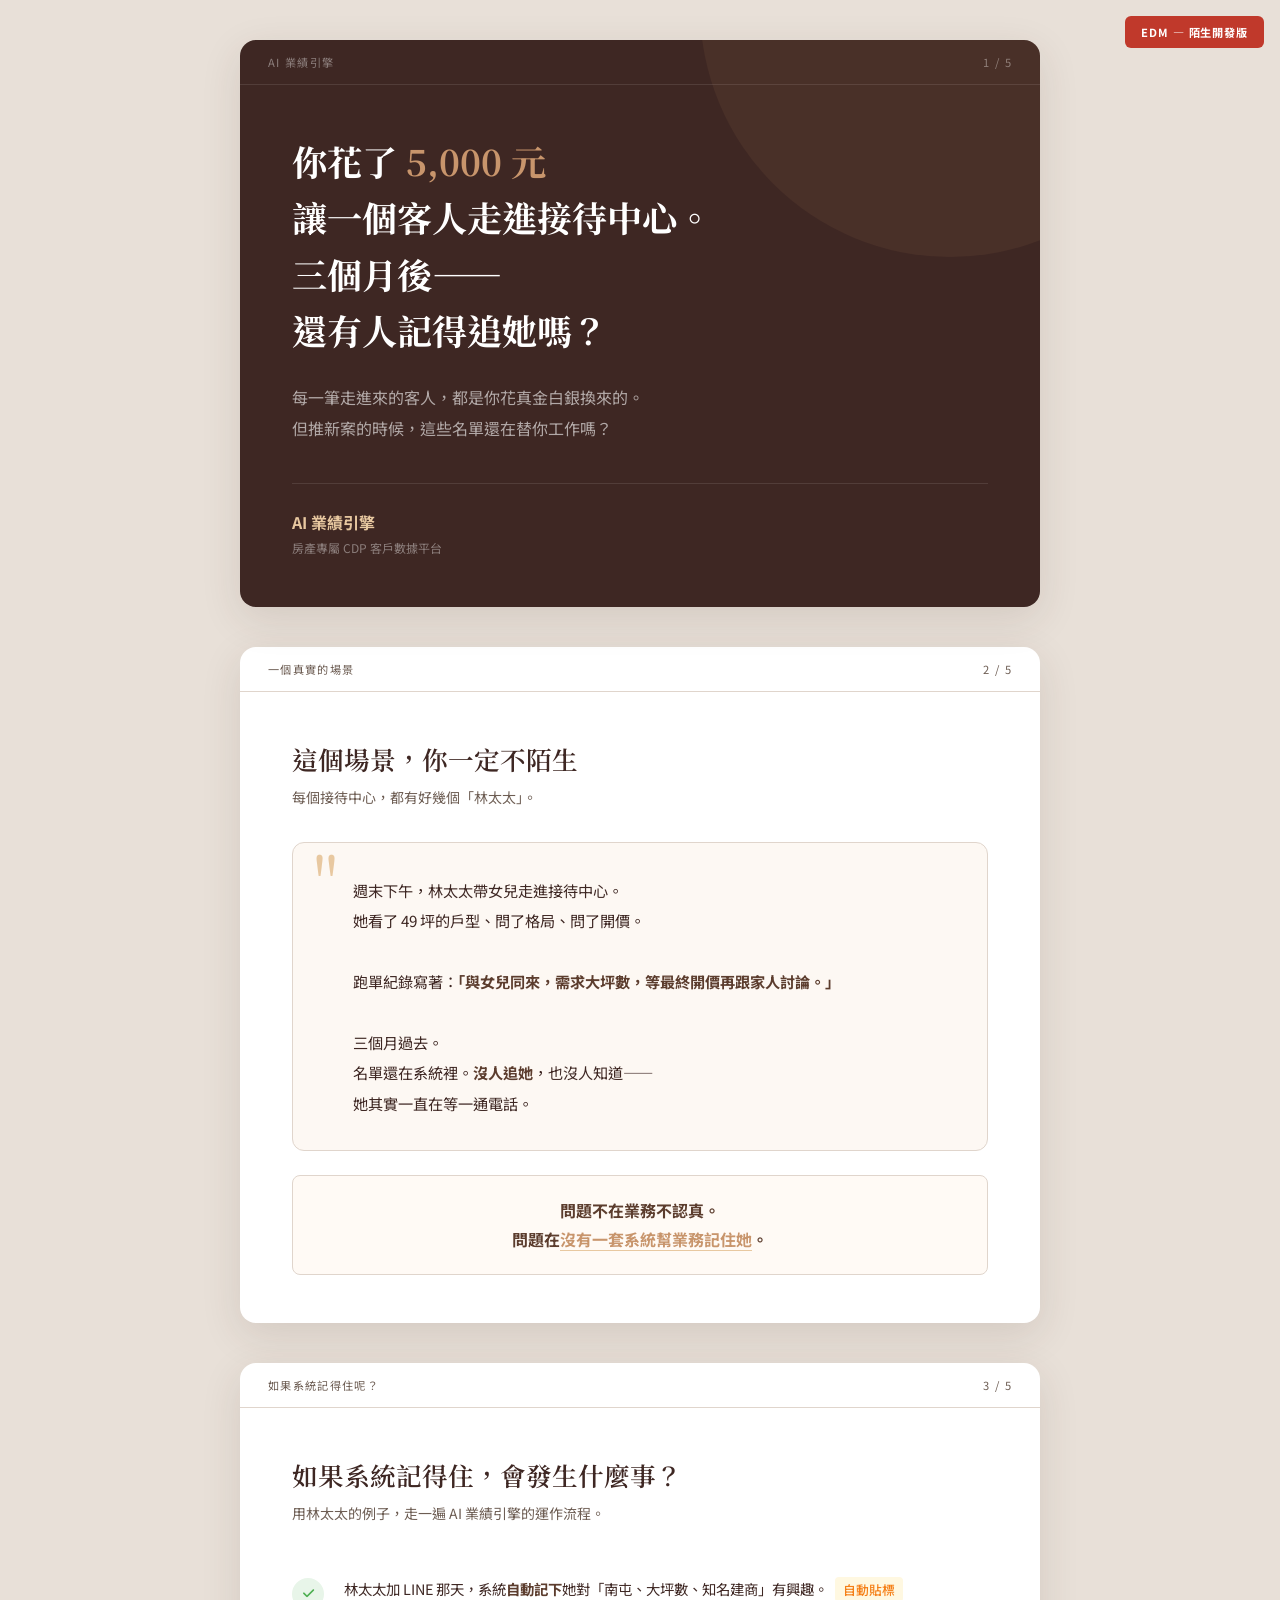
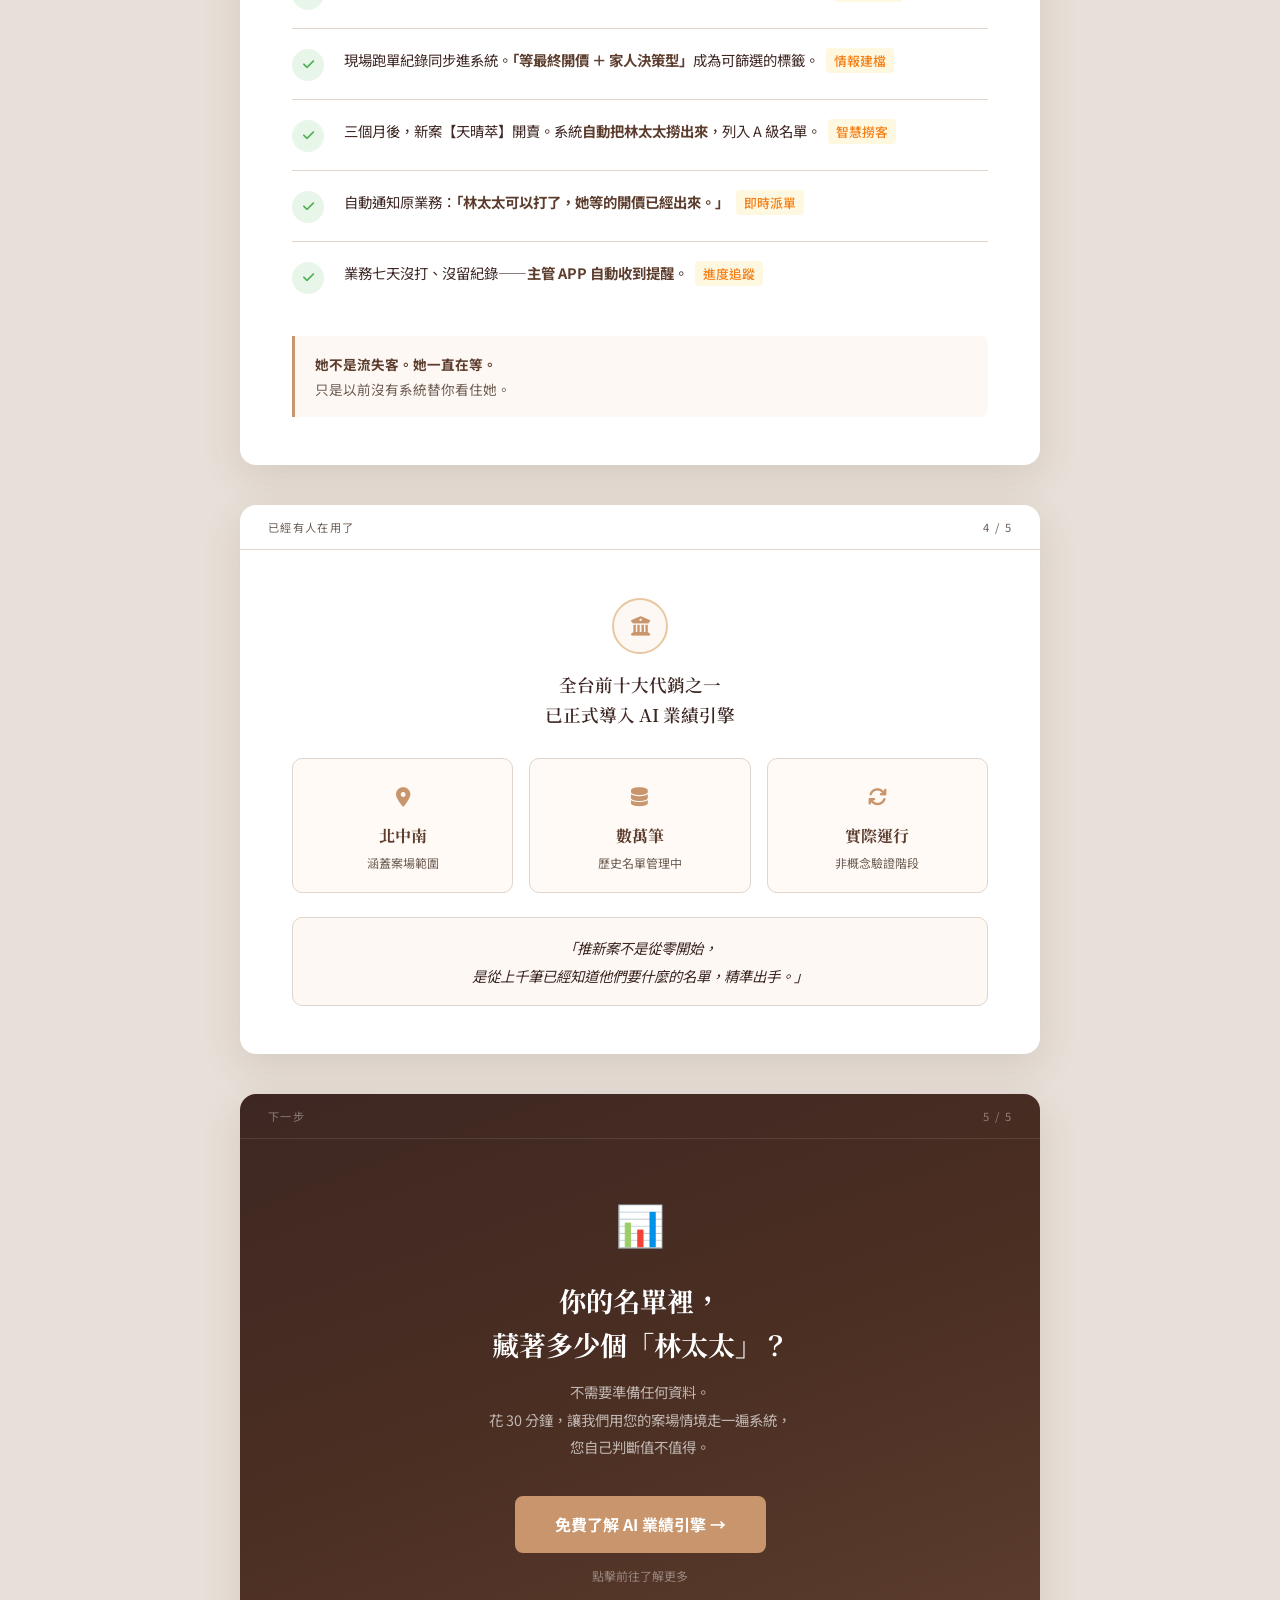
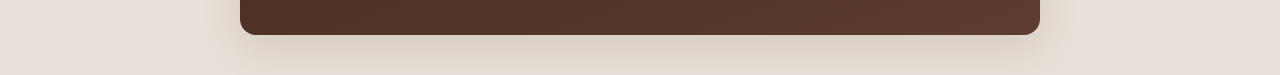
<file: edm-cold.html>
<!DOCTYPE html>
<html lang="zh-TW">
<head>
    <meta charset="UTF-8">
    <meta name="viewport" content="width=device-width, initial-scale=1.0">
    <title>AI 業績引擎 — 三個月後，還有人記得追她嗎？</title>
    <link rel="preconnect" href="https://fonts.googleapis.com">
    <link rel="preconnect" href="https://fonts.gstatic.com" crossorigin>
    <link href="https://fonts.googleapis.com/css2?family=Noto+Sans+TC:wght@300;400;500;700;900&family=Noto+Serif+TC:wght@400;600;700&display=swap" rel="stylesheet">
    <link rel="stylesheet" href="https://cdnjs.cloudflare.com/ajax/libs/font-awesome/6.5.1/css/all.min.css">
    <style>
        /* ===== 基礎重置 ===== */
        *, *::before, *::after { box-sizing: border-box; margin: 0; padding: 0; }
        :root {
            --coffee: #5C3D2E;
            --coffee-dark: #3E2723;
            --coffee-light: #8D6E63;
            --gold: #C8956C;
            --gold-light: #E8C8A0;
            --warm: #FDF8F3;
            --cream: #FFFAF5;
            --text: #3E2723;
            --muted: #6D5D53;
            --border: #E0D5CC;
            --white: #FFFFFF;
        }
        html { font-size: 16px; }
        body {
            font-family: 'Noto Sans TC', sans-serif;
            color: var(--text);
            background: #E8E0D8;
            line-height: 1.8;
        }

        /* ===== 簡報版型 ===== */
        .slide {
            max-width: 800px;
            margin: 40px auto;
            background: var(--white);
            border-radius: 16px;
            box-shadow: 0 12px 40px rgba(62,39,35,0.12);
            overflow: hidden;
            min-height: 520px;
            display: flex;
            flex-direction: column;
        }
        .slide__page {
            padding: 12px 28px;
            font-size: 0.7rem;
            color: var(--muted);
            letter-spacing: 0.12em;
            display: flex;
            justify-content: space-between;
            border-bottom: 1px solid var(--border);
        }
        .slide__body { padding: 48px 52px; flex: 1; display: flex; flex-direction: column; justify-content: center; }
        .slide__body--center { align-items: center; text-align: center; }

        /* ===== 封面 ===== */
        .cover {
            background: var(--coffee-dark);
            color: var(--white);
            min-height: 560px;
            position: relative;
            overflow: hidden;
        }
        .cover::before {
            content: '';
            position: absolute;
            top: -50%;
            right: -20%;
            width: 500px;
            height: 500px;
            border-radius: 50%;
            background: rgba(200,149,108,0.08);
        }
        .cover .slide__page { border-color: rgba(255,255,255,0.1); color: rgba(255,255,255,0.4); }
        .cover__question {
            font-family: 'Noto Serif TC', serif;
            font-size: 2.2rem;
            font-weight: 700;
            line-height: 1.6;
            margin-bottom: 24px;
            position: relative;
        }
        .cover__question em {
            font-style: normal;
            color: var(--gold);
        }
        .cover__desc {
            font-size: 1rem;
            color: rgba(255,255,255,0.6);
            line-height: 1.9;
            margin-bottom: 40px;
            max-width: 500px;
        }
        .cover__brand {
            display: flex;
            align-items: center;
            gap: 12px;
            padding-top: 24px;
            border-top: 1px solid rgba(255,255,255,0.1);
            margin-top: auto;
        }
        .cover__brand-name {
            font-weight: 700;
            font-size: 1rem;
            color: var(--gold-light);
        }
        .cover__brand-sub {
            font-size: 0.75rem;
            color: rgba(255,255,255,0.4);
        }

        /* ===== 通用標題 ===== */
        .slide-title {
            font-family: 'Noto Serif TC', serif;
            font-size: 1.6rem;
            font-weight: 600;
            color: var(--coffee-dark);
            margin-bottom: 8px;
            line-height: 1.5;
        }
        .slide-subtitle {
            font-size: 0.875rem;
            color: var(--muted);
            margin-bottom: 32px;
            line-height: 1.7;
        }

        /* --- 故事卡 (Slide 2) --- */
        .story-card {
            background: var(--warm);
            border: 1px solid var(--border);
            border-radius: 12px;
            padding: 32px;
            margin-bottom: 24px;
            position: relative;
        }
        .story-card::before {
            content: '"';
            font-family: 'Noto Serif TC', serif;
            font-size: 4rem;
            color: var(--gold-light);
            position: absolute;
            top: 8px;
            left: 20px;
            line-height: 1;
        }
        .story-card__text {
            font-size: 0.95rem;
            line-height: 2;
            padding-left: 28px;
        }
        .story-card__text strong { color: var(--coffee); }
        .story-punchline {
            font-size: 1rem;
            font-weight: 700;
            color: var(--coffee);
            text-align: center;
            padding: 20px;
            background: var(--cream);
            border-radius: 8px;
            border: 1px solid var(--border);
            line-height: 1.8;
        }
        .story-punchline em {
            font-style: normal;
            color: var(--gold);
            text-decoration: underline;
            text-decoration-color: var(--gold-light);
            text-underline-offset: 4px;
        }

        /* --- 解法 (Slide 3) --- */
        .solution-flow {
            list-style: none;
        }
        .solution-flow li {
            display: flex;
            gap: 20px;
            padding: 18px 0;
            border-bottom: 1px solid var(--border);
            align-items: flex-start;
        }
        .solution-flow li:last-child { border-bottom: none; }
        .solution-flow__check {
            width: 32px; height: 32px;
            background: #E8F5E9;
            color: #4CAF50;
            border-radius: 50%;
            display: flex; align-items: center; justify-content: center;
            font-size: 0.8rem;
            flex-shrink: 0;
            margin-top: 2px;
        }
        .solution-flow__text {
            font-size: 0.9rem;
            line-height: 1.8;
        }
        .solution-flow__text strong { color: var(--coffee); }
        .solution-flow__highlight {
            display: inline-block;
            background: #FFF8E1;
            padding: 1px 8px;
            border-radius: 4px;
            font-size: 0.8rem;
            color: #F57F17;
            font-weight: 500;
            margin-left: 4px;
        }
        .solution-note {
            margin-top: 24px;
            background: var(--warm);
            border-left: 3px solid var(--gold);
            padding: 16px 20px;
            font-size: 0.85rem;
            line-height: 1.8;
            color: var(--muted);
            border-radius: 0 8px 8px 0;
        }
        .solution-note strong { color: var(--coffee); }

        /* --- 信任 (Slide 4) --- */
        .trust-hero {
            text-align: center;
            margin-bottom: 28px;
        }
        .trust-hero__icon {
            width: 56px; height: 56px;
            background: var(--warm);
            border: 2px solid var(--gold-light);
            border-radius: 50%;
            display: inline-flex;
            align-items: center;
            justify-content: center;
            font-size: 1.2rem;
            color: var(--gold);
            margin-bottom: 16px;
        }
        .trust-hero__text {
            font-family: 'Noto Serif TC', serif;
            font-size: 1.1rem;
            font-weight: 600;
            color: var(--coffee-dark);
            line-height: 1.7;
        }
        .trust-grid {
            display: grid;
            grid-template-columns: repeat(3, 1fr);
            gap: 16px;
            margin-bottom: 24px;
        }
        .trust-cell {
            text-align: center;
            padding: 20px 16px;
            border: 1px solid var(--border);
            border-radius: 10px;
            background: var(--cream);
        }
        .trust-cell__icon {
            font-size: 1.2rem;
            color: var(--gold);
            margin-bottom: 8px;
        }
        .trust-cell__label {
            font-size: 0.75rem;
            color: var(--muted);
            line-height: 1.5;
        }
        .trust-cell__value {
            font-family: 'Noto Serif TC', serif;
            font-weight: 700;
            font-size: 1rem;
            color: var(--coffee);
            margin-bottom: 4px;
        }
        .trust-quote {
            font-size: 0.9rem;
            text-align: center;
            color: var(--text);
            line-height: 1.9;
            padding: 16px 24px;
            background: var(--warm);
            border-radius: 10px;
            border: 1px solid var(--border);
            font-style: italic;
        }

        /* --- CTA (Slide 5) --- */
        .cta-slide {
            background: linear-gradient(160deg, var(--coffee-dark) 0%, #4A2E22 50%, var(--coffee) 100%);
            color: var(--white);
        }
        .cta-slide .slide__page { border-color: rgba(255,255,255,0.1); color: rgba(255,255,255,0.4); }
        .cta-emoji {
            font-size: 2.5rem;
            margin-bottom: 20px;
        }
        .cta-title {
            font-family: 'Noto Serif TC', serif;
            font-size: 1.7rem;
            font-weight: 700;
            line-height: 1.6;
            margin-bottom: 12px;
        }
        .cta-sub {
            font-size: 0.9rem;
            color: rgba(255,255,255,0.65);
            margin-bottom: 36px;
            line-height: 1.9;
        }
        .cta-btn {
            display: inline-block;
            background: var(--gold);
            color: var(--white);
            font-weight: 700;
            font-size: 1rem;
            padding: 14px 40px;
            border-radius: 8px;
            text-decoration: none;
            margin-bottom: 12px;
            transition: background 0.3s;
        }
        .cta-btn:hover { background: var(--gold-light); color: var(--coffee-dark); }
        .cta-alt {
            font-size: 0.75rem;
            color: rgba(255,255,255,0.4);
        }

        .version-tag {
            position: fixed;
            top: 16px;
            right: 16px;
            background: #C0392B;
            color: var(--white);
            padding: 6px 16px;
            border-radius: 6px;
            font-size: 0.7rem;
            font-weight: 700;
            letter-spacing: 0.08em;
            z-index: 100;
        }

        @media (max-width: 640px) {
            .slide { margin: 20px 12px; min-height: auto; }
            .slide__body { padding: 28px 24px; }
            .cover__question { font-size: 1.5rem; }
            .trust-grid { grid-template-columns: 1fr; }
        }

        @media print {
            body { background: white; }
            .slide { box-shadow: none; margin: 0; page-break-after: always; border-radius: 0; }
            .version-tag { display: none; }
        }
    </style>
</head>
<body>

    <div class="version-tag">EDM — 陌生開發版</div>

    <!-- ===== Slide 1：封面 — 場景式提問 ===== -->
    <div class="slide cover">
        <div class="slide__page">
            <span>AI 業績引擎</span>
            <span>1 / 5</span>
        </div>
        <div class="slide__body">
            <h1 class="cover__question">
                你花了 <em>5,000 元</em><br>
                讓一個客人走進接待中心。<br>
                三個月後——<br>
                還有人記得追她嗎？
            </h1>
            <p class="cover__desc">
                每一筆走進來的客人，都是你花真金白銀換來的。<br>
                但推新案的時候，這些名單還在替你工作嗎？
            </p>
            <div class="cover__brand">
                <div>
                    <div class="cover__brand-name">AI 業績引擎</div>
                    <div class="cover__brand-sub">房產專屬 CDP 客戶數據平台</div>
                </div>
            </div>
        </div>
    </div>

    <!-- ===== Slide 2：林太太的故事 ===== -->
    <div class="slide">
        <div class="slide__page">
            <span>一個真實的場景</span>
            <span>2 / 5</span>
        </div>
        <div class="slide__body">
            <h2 class="slide-title">這個場景，你一定不陌生</h2>
            <p class="slide-subtitle">每個接待中心，都有好幾個「林太太」。</p>

            <div class="story-card">
                <div class="story-card__text">
                    週末下午，林太太帶女兒走進接待中心。<br>
                    她看了 49 坪的戶型、問了格局、問了開價。<br><br>
                    跑單紀錄寫著：<strong>「與女兒同來，需求大坪數，等最終開價再跟家人討論。」</strong><br><br>
                    三個月過去。<br>
                    名單還在系統裡。<strong>沒人追她</strong>，也沒人知道——<br>
                    她其實一直在等一通電話。
                </div>
            </div>

            <div class="story-punchline">
                問題不在業務不認真。<br>
                問題在<em>沒有一套系統幫業務記住她</em>。
            </div>
        </div>
    </div>

    <!-- ===== Slide 3：如果系統記得住 ===== -->
    <div class="slide">
        <div class="slide__page">
            <span>如果系統記得住呢？</span>
            <span>3 / 5</span>
        </div>
        <div class="slide__body">
            <h2 class="slide-title">如果系統記得住，會發生什麼事？</h2>
            <p class="slide-subtitle">用林太太的例子，走一遍 AI 業績引擎的運作流程。</p>

            <ul class="solution-flow">
                <li>
                    <span class="solution-flow__check"><i class="fa-solid fa-check"></i></span>
                    <div class="solution-flow__text">
                        林太太加 LINE 那天，系統<strong>自動記下</strong>她對「南屯、大坪數、知名建商」有興趣。
                        <span class="solution-flow__highlight">自動貼標</span>
                    </div>
                </li>
                <li>
                    <span class="solution-flow__check"><i class="fa-solid fa-check"></i></span>
                    <div class="solution-flow__text">
                        現場跑單紀錄同步進系統。<strong>「等最終開價 ＋ 家人決策型」</strong>成為可篩選的標籤。
                        <span class="solution-flow__highlight">情報建檔</span>
                    </div>
                </li>
                <li>
                    <span class="solution-flow__check"><i class="fa-solid fa-check"></i></span>
                    <div class="solution-flow__text">
                        三個月後，新案【天晴萃】開賣。系統<strong>自動把林太太撈出來</strong>，列入 A 級名單。
                        <span class="solution-flow__highlight">智慧撈客</span>
                    </div>
                </li>
                <li>
                    <span class="solution-flow__check"><i class="fa-solid fa-check"></i></span>
                    <div class="solution-flow__text">
                        自動通知原業務：<strong>「林太太可以打了，她等的開價已經出來。」</strong>
                        <span class="solution-flow__highlight">即時派單</span>
                    </div>
                </li>
                <li>
                    <span class="solution-flow__check"><i class="fa-solid fa-check"></i></span>
                    <div class="solution-flow__text">
                        業務七天沒打、沒留紀錄——<strong>主管 APP 自動收到提醒</strong>。
                        <span class="solution-flow__highlight">進度追蹤</span>
                    </div>
                </li>
            </ul>

            <div class="solution-note">
                <strong>她不是流失客。她一直在等。</strong><br>
                只是以前沒有系統替你看住她。
            </div>
        </div>
    </div>

    <!-- ===== Slide 4：信任建立 ===== -->
    <div class="slide">
        <div class="slide__page">
            <span>已經有人在用了</span>
            <span>4 / 5</span>
        </div>
        <div class="slide__body">
            <div class="trust-hero">
                <div class="trust-hero__icon"><i class="fa-solid fa-building-columns"></i></div>
                <div class="trust-hero__text">
                    全台前十大代銷之一<br>
                    已正式導入 AI 業績引擎
                </div>
            </div>

            <div class="trust-grid">
                <div class="trust-cell">
                    <div class="trust-cell__icon"><i class="fa-solid fa-location-dot"></i></div>
                    <div class="trust-cell__value">北中南</div>
                    <div class="trust-cell__label">涵蓋案場範圍</div>
                </div>
                <div class="trust-cell">
                    <div class="trust-cell__icon"><i class="fa-solid fa-database"></i></div>
                    <div class="trust-cell__value">數萬筆</div>
                    <div class="trust-cell__label">歷史名單管理中</div>
                </div>
                <div class="trust-cell">
                    <div class="trust-cell__icon"><i class="fa-solid fa-arrows-rotate"></i></div>
                    <div class="trust-cell__value">實際運行</div>
                    <div class="trust-cell__label">非概念驗證階段</div>
                </div>
            </div>

            <div class="trust-quote">
                「推新案不是從零開始，<br>
                是從上千筆已經知道他們要什麼的名單，精準出手。」
            </div>
        </div>
    </div>

    <!-- ===== Slide 5：CTA ===== -->
    <div class="slide cta-slide">
        <div class="slide__page">
            <span>下一步</span>
            <span>5 / 5</span>
        </div>
        <div class="slide__body slide__body--center">
            <div class="cta-emoji">📊</div>
            <h2 class="cta-title">
                你的名單裡，<br>
                藏著多少個「林太太」？
            </h2>
            <p class="cta-sub">
                不需要準備任何資料。<br>
                花 30 分鐘，讓我們用您的案場情境走一遍系統，<br>
                您自己判斷值不值得。
            </p>
            <a href="#" class="cta-btn">免費了解 AI 業績引擎 →</a>
            <p class="cta-alt">點擊前往了解更多</p>
        </div>
    </div>

</body>
</html>
</file>
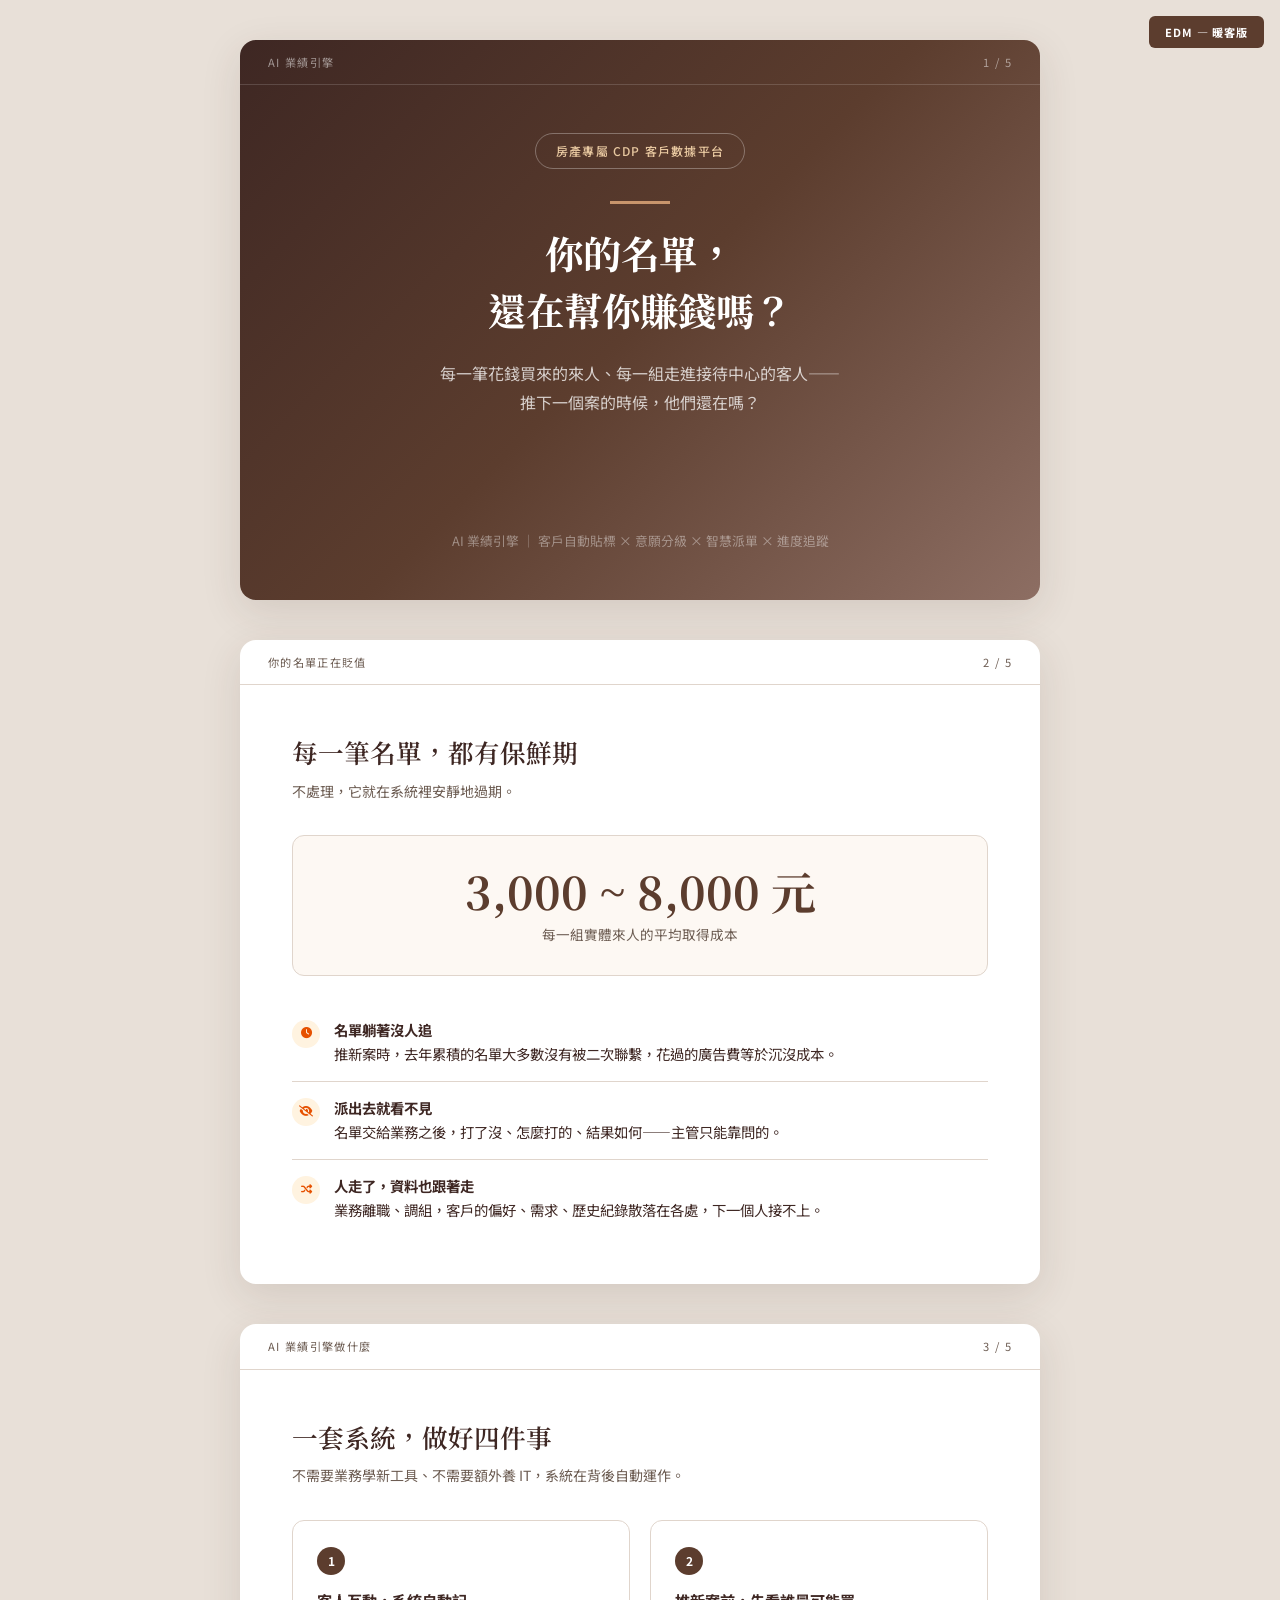
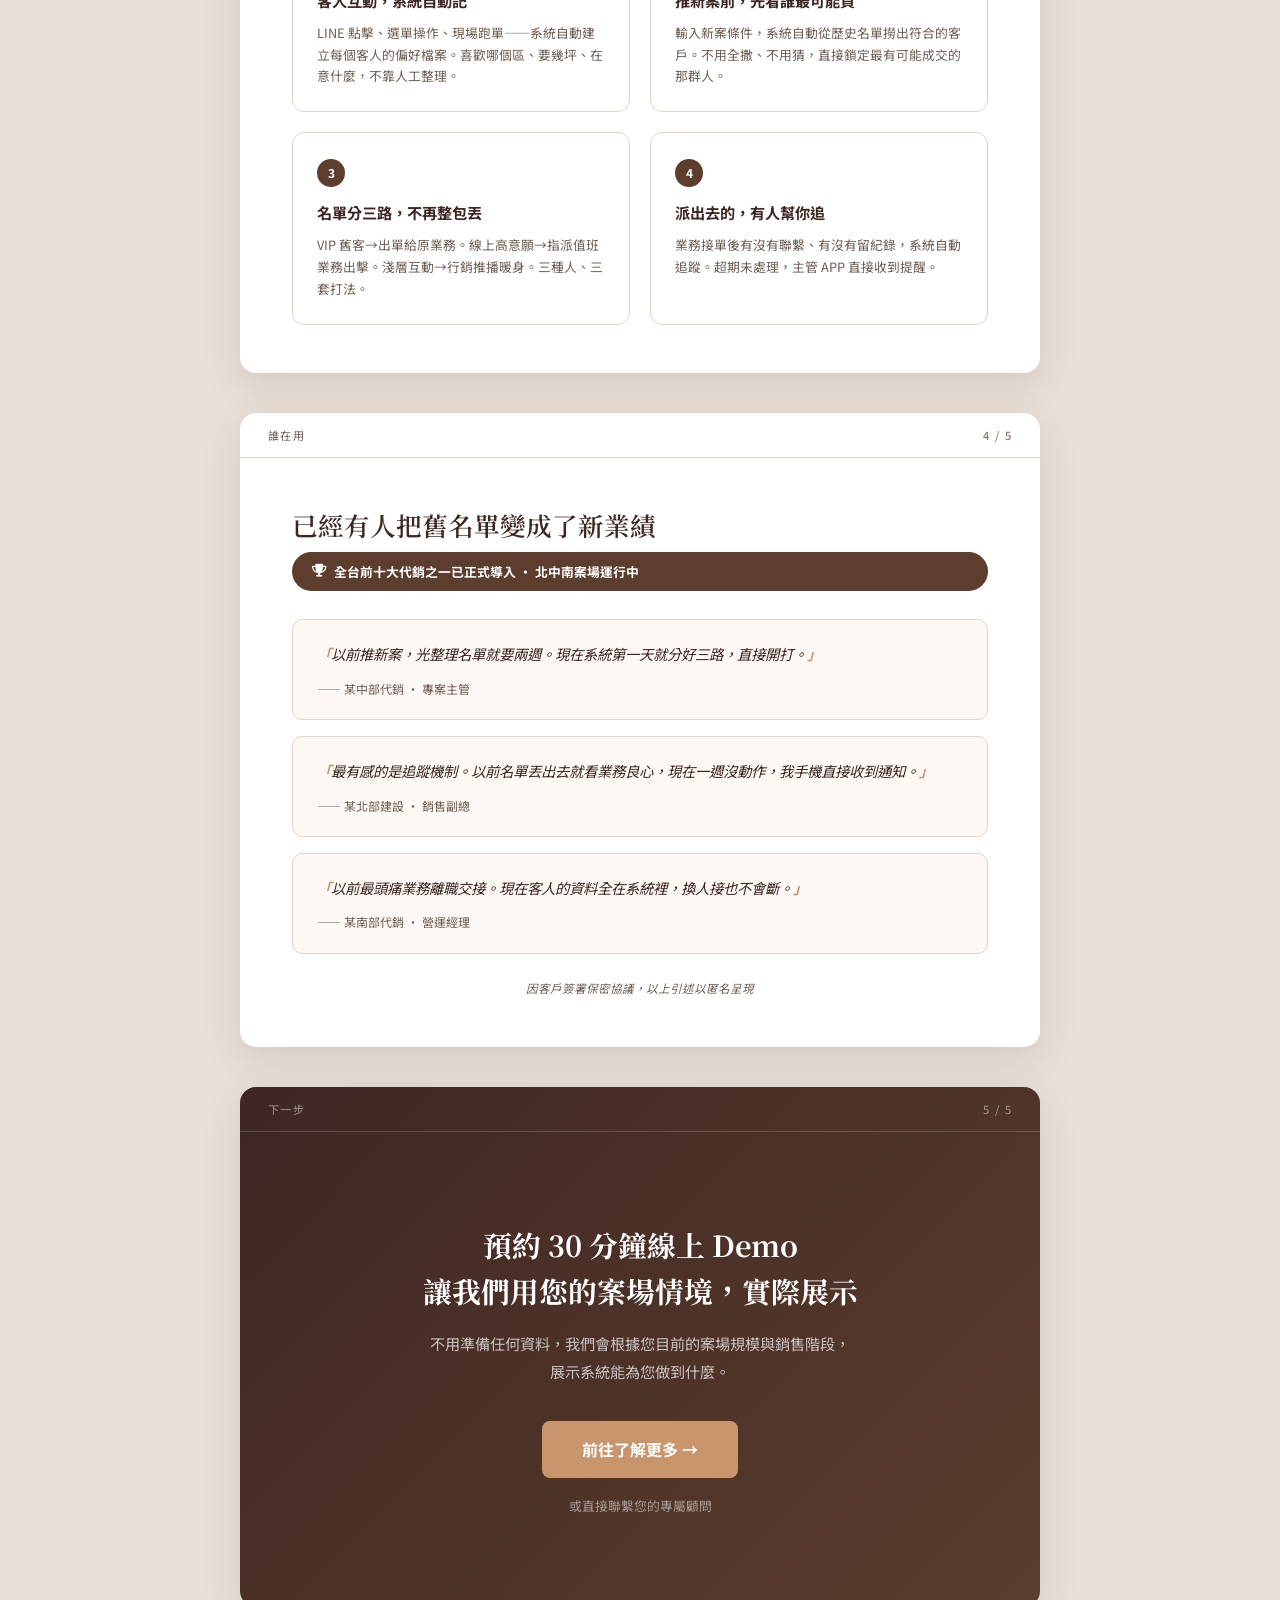
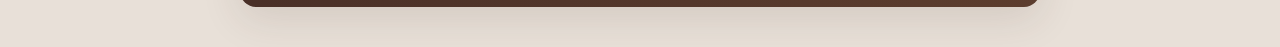
<file: edm-warm.html>
<!DOCTYPE html>
<html lang="zh-TW">
<head>
    <meta charset="UTF-8">
    <meta name="viewport" content="width=device-width, initial-scale=1.0">
    <title>AI 業績引擎 — 你的名單，還在幫你賺錢嗎？</title>
    <link rel="preconnect" href="https://fonts.googleapis.com">
    <link rel="preconnect" href="https://fonts.gstatic.com" crossorigin>
    <link href="https://fonts.googleapis.com/css2?family=Noto+Sans+TC:wght@300;400;500;700;900&family=Noto+Serif+TC:wght@400;600;700&display=swap" rel="stylesheet">
    <link rel="stylesheet" href="https://cdnjs.cloudflare.com/ajax/libs/font-awesome/6.5.1/css/all.min.css">
    <style>
        /* ===== 基礎重置 ===== */
        *, *::before, *::after { box-sizing: border-box; margin: 0; padding: 0; }
        :root {
            --coffee: #5C3D2E;
            --coffee-dark: #3E2723;
            --coffee-light: #8D6E63;
            --gold: #C8956C;
            --gold-light: #E8C8A0;
            --warm: #FDF8F3;
            --cream: #FFFAF5;
            --text: #3E2723;
            --muted: #6D5D53;
            --border: #E0D5CC;
            --white: #FFFFFF;
        }
        html { font-size: 16px; }
        body {
            font-family: 'Noto Sans TC', sans-serif;
            color: var(--text);
            background: #E8E0D8;
            line-height: 1.8;
        }

        /* ===== 簡報版型：5 頁 Slide ===== */
        .slide {
            max-width: 800px;
            margin: 40px auto;
            background: var(--white);
            border-radius: 16px;
            box-shadow: 0 12px 40px rgba(62,39,35,0.12);
            overflow: hidden;
            min-height: 520px;
            display: flex;
            flex-direction: column;
        }

        /* --- 頁碼 --- */
        .slide__page {
            padding: 12px 28px;
            font-size: 0.7rem;
            color: var(--muted);
            letter-spacing: 0.12em;
            display: flex;
            justify-content: space-between;
            border-bottom: 1px solid var(--border);
        }

        /* --- Slide 內容 --- */
        .slide__body { padding: 48px 52px; flex: 1; display: flex; flex-direction: column; justify-content: center; }
        .slide__body--center { align-items: center; text-align: center; }

        /* ===== 封面 (Slide 1) ===== */
        .cover {
            background: linear-gradient(135deg, var(--coffee-dark) 0%, var(--coffee) 50%, var(--coffee-light) 100%);
            color: var(--white);
            min-height: 560px;
        }
        .cover .slide__page { border-color: rgba(255,255,255,0.15); color: rgba(255,255,255,0.5); }
        .cover__badge {
            display: inline-block;
            border: 1px solid rgba(255,255,255,0.3);
            padding: 6px 20px;
            border-radius: 100px;
            font-size: 0.75rem;
            font-weight: 500;
            letter-spacing: 0.1em;
            margin-bottom: 32px;
            color: var(--gold-light);
        }
        .cover__title {
            font-family: 'Noto Serif TC', serif;
            font-size: 2.4rem;
            font-weight: 700;
            line-height: 1.5;
            margin-bottom: 20px;
        }
        .cover__subtitle {
            font-size: 1rem;
            line-height: 1.8;
            color: rgba(255,255,255,0.75);
            margin-bottom: 32px;
        }
        .cover__line {
            width: 60px;
            height: 3px;
            background: var(--gold);
            margin-bottom: 20px;
        }
        .cover__footer {
            font-size: 0.8rem;
            color: rgba(255,255,255,0.4);
            margin-top: auto;
            padding-top: 24px;
        }

        /* ===== 內容頁通用 ===== */
        .slide-title {
            font-family: 'Noto Serif TC', serif;
            font-size: 1.6rem;
            font-weight: 600;
            color: var(--coffee-dark);
            margin-bottom: 8px;
            line-height: 1.5;
        }
        .slide-subtitle {
            font-size: 0.875rem;
            color: var(--muted);
            margin-bottom: 32px;
            line-height: 1.7;
        }

        /* --- 痛點數據卡 (Slide 2) --- */
        .pain-hero {
            background: var(--warm);
            border: 1px solid var(--border);
            border-radius: 12px;
            padding: 28px 32px;
            margin-bottom: 28px;
            text-align: center;
        }
        .pain-hero__number {
            font-family: 'Noto Serif TC', serif;
            font-size: 2.8rem;
            font-weight: 700;
            color: var(--coffee);
            line-height: 1.2;
        }
        .pain-hero__label {
            font-size: 0.85rem;
            color: var(--muted);
            margin-top: 4px;
        }
        .pain-list {
            list-style: none;
        }
        .pain-list li {
            display: flex;
            align-items: flex-start;
            gap: 14px;
            padding: 14px 0;
            border-bottom: 1px solid var(--border);
            font-size: 0.9rem;
            line-height: 1.7;
        }
        .pain-list li:last-child { border-bottom: none; }
        .pain-list__icon {
            width: 28px; height: 28px;
            background: #FFF3E0;
            color: #E65100;
            border-radius: 50%;
            display: flex; align-items: center; justify-content: center;
            font-size: 0.7rem;
            flex-shrink: 0;
            margin-top: 2px;
        }

        /* --- 四步驟卡 (Slide 3) --- */
        .step-grid {
            display: grid;
            grid-template-columns: 1fr 1fr;
            gap: 20px;
        }
        .step-card {
            border: 1px solid var(--border);
            border-radius: 12px;
            padding: 24px;
            background: var(--white);
            transition: box-shadow 0.3s;
        }
        .step-card:hover { box-shadow: 0 4px 16px rgba(92,61,46,0.1); }
        .step-card__num {
            display: inline-flex;
            align-items: center;
            justify-content: center;
            width: 28px; height: 28px;
            border-radius: 50%;
            background: var(--coffee);
            color: var(--white);
            font-size: 0.75rem;
            font-weight: 700;
            margin-bottom: 12px;
        }
        .step-card__title {
            font-weight: 700;
            font-size: 0.95rem;
            color: var(--coffee-dark);
            margin-bottom: 8px;
        }
        .step-card__desc {
            font-size: 0.8rem;
            color: var(--muted);
            line-height: 1.7;
        }

        /* --- 社會證明 (Slide 4) --- */
        .proof-badge {
            display: inline-flex;
            align-items: center;
            gap: 8px;
            background: var(--coffee);
            color: var(--white);
            padding: 8px 20px;
            border-radius: 100px;
            font-size: 0.8rem;
            font-weight: 700;
            margin-bottom: 28px;
        }
        .proof-list { list-style: none; }
        .proof-list li {
            background: var(--warm);
            border: 1px solid var(--border);
            border-radius: 10px;
            padding: 20px 24px;
            margin-bottom: 16px;
            position: relative;
        }
        .proof-list__quote {
            font-size: 0.9rem;
            line-height: 1.9;
            color: var(--text);
            margin-bottom: 10px;
            font-style: italic;
        }
        .proof-list__quote::before {
            content: '「';
            color: var(--gold);
            font-weight: 700;
        }
        .proof-list__quote::after {
            content: '」';
            color: var(--gold);
            font-weight: 700;
        }
        .proof-list__source {
            font-size: 0.75rem;
            color: var(--muted);
        }
        .proof-note {
            font-size: 0.72rem;
            color: var(--muted);
            text-align: center;
            margin-top: 8px;
            font-style: italic;
        }

        /* --- CTA 頁 (Slide 5) --- */
        .cta-slide {
            background: linear-gradient(135deg, var(--coffee-dark) 0%, var(--coffee) 100%);
            color: var(--white);
        }
        .cta-slide .slide__page { border-color: rgba(255,255,255,0.15); color: rgba(255,255,255,0.5); }
        .cta-title {
            font-family: 'Noto Serif TC', serif;
            font-size: 1.8rem;
            font-weight: 700;
            line-height: 1.6;
            margin-bottom: 16px;
        }
        .cta-sub {
            font-size: 0.95rem;
            color: rgba(255,255,255,0.7);
            margin-bottom: 36px;
            line-height: 1.8;
        }
        .cta-btn {
            display: inline-block;
            background: var(--gold);
            color: var(--white);
            font-weight: 700;
            font-size: 1rem;
            padding: 14px 40px;
            border-radius: 8px;
            text-decoration: none;
            margin-bottom: 16px;
            transition: background 0.3s;
        }
        .cta-btn:hover { background: var(--gold-light); color: var(--coffee-dark); }
        .cta-alt {
            font-size: 0.8rem;
            color: rgba(255,255,255,0.5);
        }

        .version-tag {
            position: fixed;
            top: 16px;
            right: 16px;
            background: var(--coffee);
            color: var(--white);
            padding: 6px 16px;
            border-radius: 6px;
            font-size: 0.7rem;
            font-weight: 700;
            letter-spacing: 0.08em;
            z-index: 100;
        }

        @media (max-width: 640px) {
            .slide { margin: 20px 12px; min-height: auto; }
            .slide__body { padding: 28px 24px; }
            .cover__title { font-size: 1.6rem; }
            .step-grid { grid-template-columns: 1fr; }
            .pain-hero__number { font-size: 2rem; }
        }

        @media print {
            body { background: white; }
            .slide { box-shadow: none; margin: 0; page-break-after: always; border-radius: 0; }
            .version-tag { display: none; }
        }
    </style>
</head>
<body>

    <div class="version-tag">EDM — 暖客版</div>

    <!-- ===== Slide 1：封面 ===== -->
    <div class="slide cover">
        <div class="slide__page">
            <span>AI 業績引擎</span>
            <span>1 / 5</span>
        </div>
        <div class="slide__body slide__body--center">
            <span class="cover__badge">房產專屬 CDP 客戶數據平台</span>
            <div class="cover__line"></div>
            <h1 class="cover__title">
                你的名單，<br>
                還在幫你賺錢嗎？
            </h1>
            <p class="cover__subtitle">
                每一筆花錢買來的來人、每一組走進接待中心的客人——<br>
                推下一個案的時候，他們還在嗎？
            </p>
            <div class="cover__footer">
                AI 業績引擎 ｜ 客戶自動貼標 × 意願分級 × 智慧派單 × 進度追蹤
            </div>
        </div>
    </div>

    <!-- ===== Slide 2：痛點 ===== -->
    <div class="slide">
        <div class="slide__page">
            <span>你的名單正在貶值</span>
            <span>2 / 5</span>
        </div>
        <div class="slide__body">
            <h2 class="slide-title">每一筆名單，都有保鮮期</h2>
            <p class="slide-subtitle">不處理，它就在系統裡安靜地過期。</p>

            <div class="pain-hero">
                <div class="pain-hero__number">3,000 ~ 8,000 元</div>
                <div class="pain-hero__label">每一組實體來人的平均取得成本</div>
            </div>

            <ul class="pain-list">
                <li>
                    <span class="pain-list__icon"><i class="fa-solid fa-clock"></i></span>
                    <div>
                        <strong>名單躺著沒人追</strong><br>
                        推新案時，去年累積的名單大多數沒有被二次聯繫，花過的廣告費等於沉沒成本。
                    </div>
                </li>
                <li>
                    <span class="pain-list__icon"><i class="fa-solid fa-eye-slash"></i></span>
                    <div>
                        <strong>派出去就看不見</strong><br>
                        名單交給業務之後，打了沒、怎麼打的、結果如何——主管只能靠問的。
                    </div>
                </li>
                <li>
                    <span class="pain-list__icon"><i class="fa-solid fa-shuffle"></i></span>
                    <div>
                        <strong>人走了，資料也跟著走</strong><br>
                        業務離職、調組，客戶的偏好、需求、歷史紀錄散落在各處，下一個人接不上。
                    </div>
                </li>
            </ul>
        </div>
    </div>

    <!-- ===== Slide 3：解決方案 ===== -->
    <div class="slide">
        <div class="slide__page">
            <span>AI 業績引擎做什麼</span>
            <span>3 / 5</span>
        </div>
        <div class="slide__body">
            <h2 class="slide-title">一套系統，做好四件事</h2>
            <p class="slide-subtitle">不需要業務學新工具、不需要額外養 IT，系統在背後自動運作。</p>

            <div class="step-grid">
                <div class="step-card">
                    <span class="step-card__num">1</span>
                    <div class="step-card__title">客人互動，系統自動記</div>
                    <div class="step-card__desc">
                        LINE 點擊、選單操作、現場跑單——系統自動建立每個客人的偏好檔案。喜歡哪個區、要幾坪、在意什麼，不靠人工整理。
                    </div>
                </div>
                <div class="step-card">
                    <span class="step-card__num">2</span>
                    <div class="step-card__title">推新案前，先看誰最可能買</div>
                    <div class="step-card__desc">
                        輸入新案條件，系統自動從歷史名單撈出符合的客戶。不用全撒、不用猜，直接鎖定最有可能成交的那群人。
                    </div>
                </div>
                <div class="step-card">
                    <span class="step-card__num">3</span>
                    <div class="step-card__title">名單分三路，不再整包丟</div>
                    <div class="step-card__desc">
                        VIP 舊客→出單給原業務。線上高意願→指派值班業務出擊。淺層互動→行銷推播暖身。三種人、三套打法。
                    </div>
                </div>
                <div class="step-card">
                    <span class="step-card__num">4</span>
                    <div class="step-card__title">派出去的，有人幫你追</div>
                    <div class="step-card__desc">
                        業務接單後有沒有聯繫、有沒有留紀錄，系統自動追蹤。超期未處理，主管 APP 直接收到提醒。
                    </div>
                </div>
            </div>
        </div>
    </div>

    <!-- ===== Slide 4：社會證明 ===== -->
    <div class="slide">
        <div class="slide__page">
            <span>誰在用</span>
            <span>4 / 5</span>
        </div>
        <div class="slide__body">
            <h2 class="slide-title">已經有人把舊名單變成了新業績</h2>

            <span class="proof-badge">
                <i class="fa-solid fa-trophy"></i>
                全台前十大代銷之一已正式導入 ・ 北中南案場運行中
            </span>

            <ul class="proof-list">
                <li>
                    <div class="proof-list__quote">以前推新案，光整理名單就要兩週。現在系統第一天就分好三路，直接開打。</div>
                    <div class="proof-list__source">—— 某中部代銷 ・ 專案主管</div>
                </li>
                <li>
                    <div class="proof-list__quote">最有感的是追蹤機制。以前名單丟出去就看業務良心，現在一週沒動作，我手機直接收到通知。</div>
                    <div class="proof-list__source">—— 某北部建設 ・ 銷售副總</div>
                </li>
                <li>
                    <div class="proof-list__quote">以前最頭痛業務離職交接。現在客人的資料全在系統裡，換人接也不會斷。</div>
                    <div class="proof-list__source">—— 某南部代銷 ・ 營運經理</div>
                </li>
            </ul>
            <p class="proof-note">因客戶簽署保密協議，以上引述以匿名呈現</p>
        </div>
    </div>

    <!-- ===== Slide 5：CTA ===== -->
    <div class="slide cta-slide">
        <div class="slide__page">
            <span>下一步</span>
            <span>5 / 5</span>
        </div>
        <div class="slide__body slide__body--center">
            <h2 class="cta-title">
                預約 30 分鐘線上 Demo<br>
                讓我們用您的案場情境，實際展示
            </h2>
            <p class="cta-sub">
                不用準備任何資料，我們會根據您目前的案場規模與銷售階段，<br>
                展示系統能為您做到什麼。
            </p>
            <a href="#" class="cta-btn">前往了解更多 →</a>
            <p class="cta-alt">或直接聯繫您的專屬顧問</p>
        </div>
    </div>

</body>
</html>
</file>
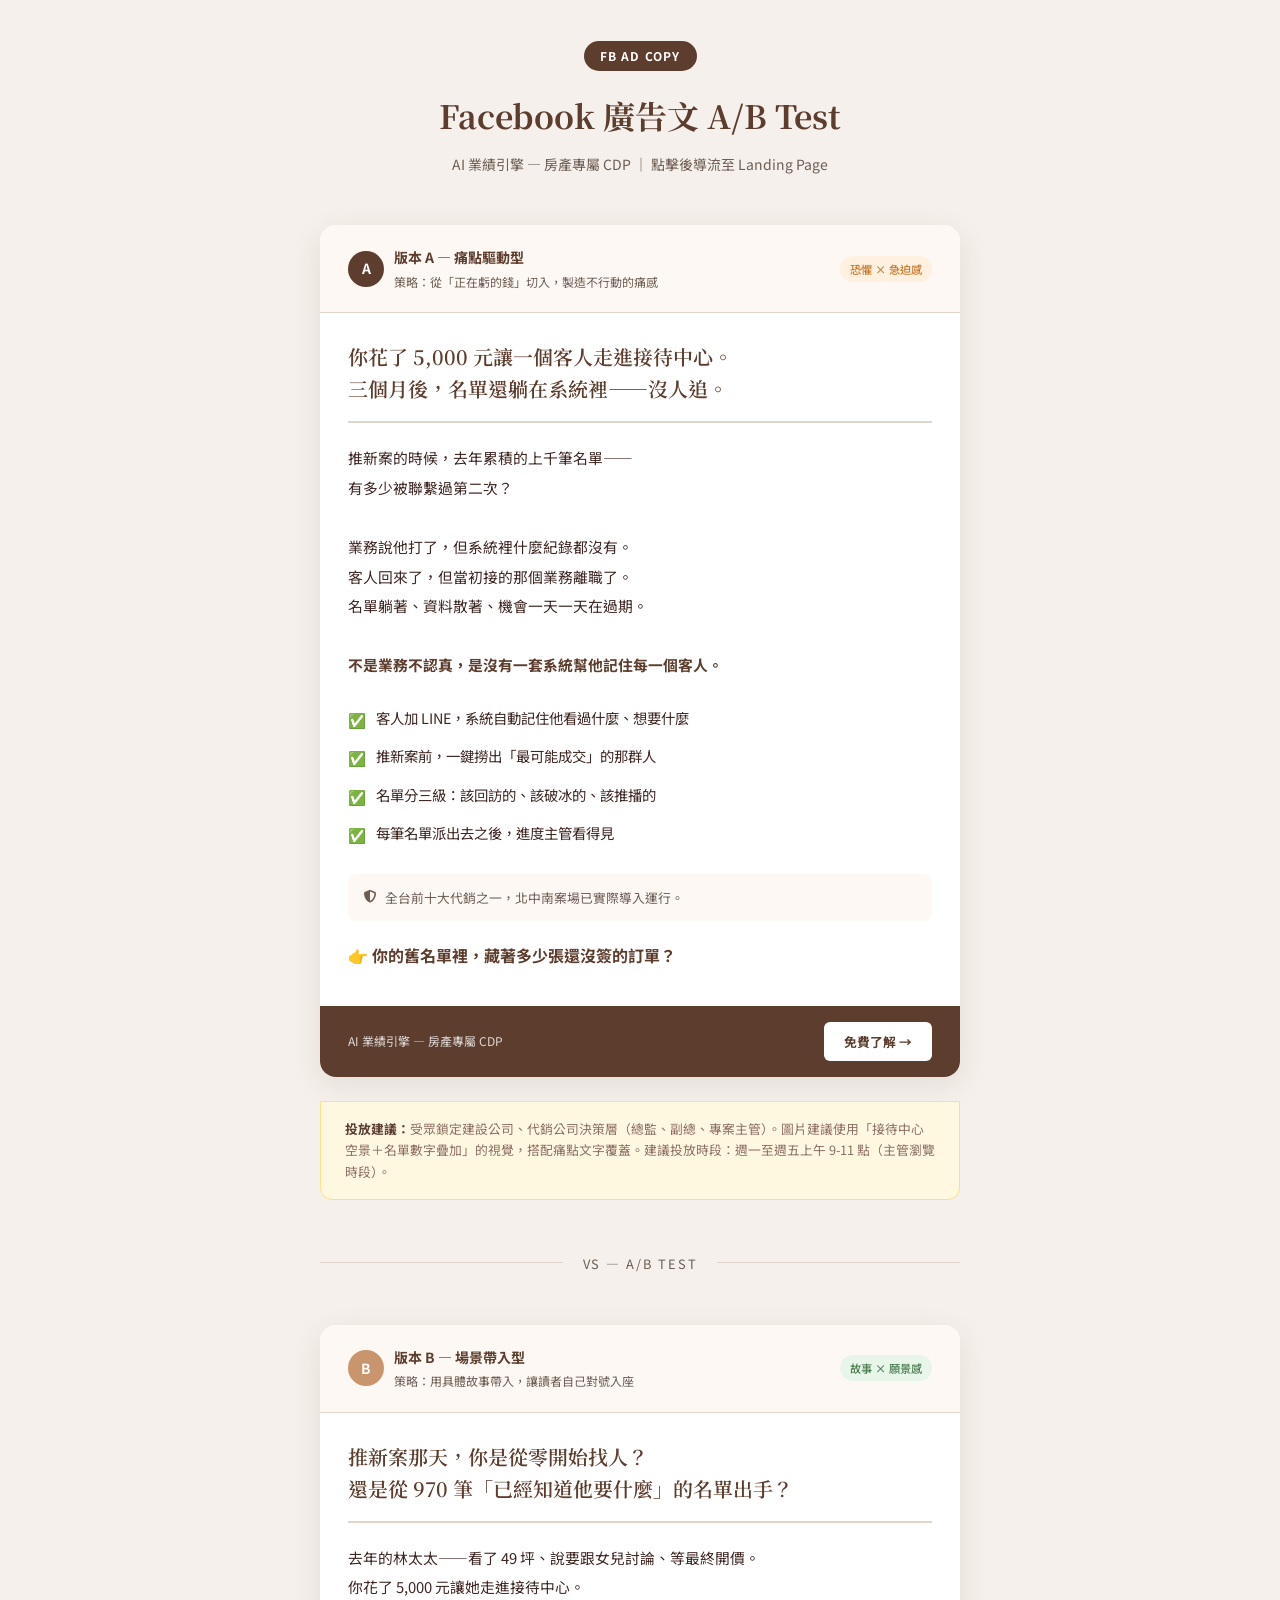
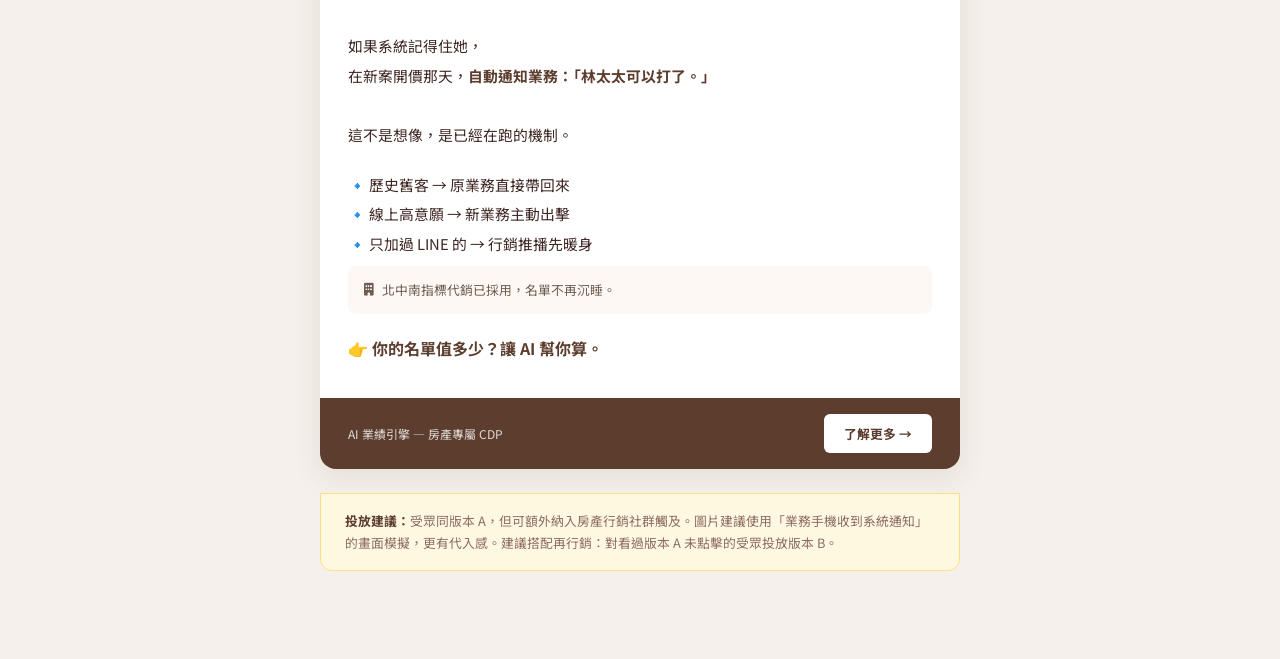
<file: fb-ads.html>
<!DOCTYPE html>
<html lang="zh-TW">
<head>
    <meta charset="UTF-8">
    <meta name="viewport" content="width=device-width, initial-scale=1.0">
    <title>FB 廣告文 A/B Test — AI 業績引擎</title>
    <link rel="preconnect" href="https://fonts.googleapis.com">
    <link rel="preconnect" href="https://fonts.gstatic.com" crossorigin>
    <link href="https://fonts.googleapis.com/css2?family=Noto+Sans+TC:wght@300;400;500;700&family=Noto+Serif+TC:wght@400;600&display=swap" rel="stylesheet">
    <link rel="stylesheet" href="https://cdnjs.cloudflare.com/ajax/libs/font-awesome/6.5.1/css/all.min.css">
    <style>
        *, *::before, *::after { box-sizing: border-box; margin: 0; padding: 0; }
        :root {
            --color-primary: #5C3D2E;
            --color-accent: #C8956C;
            --color-warm: #FDF8F3;
            --color-text: #3E2723;
            --color-muted: #6D5D53;
            --color-border: #E0D5CC;
            --font-sans: 'Noto Sans TC', sans-serif;
            --font-serif: 'Noto Serif TC', serif;
        }
        html { font-size: 16px; }
        body {
            font-family: var(--font-sans);
            color: var(--color-text);
            background: #f5f0eb;
            line-height: 1.8;
            padding: 40px 20px;
        }
        .page-header {
            text-align: center;
            margin-bottom: 48px;
        }
        .page-header__badge {
            display: inline-block;
            background: var(--color-primary);
            color: #fff;
            font-size: 0.75rem;
            font-weight: 700;
            padding: 4px 16px;
            border-radius: 100px;
            letter-spacing: 0.1em;
            margin-bottom: 16px;
        }
        .page-header__title {
            font-family: var(--font-serif);
            font-size: 2rem;
            color: var(--color-primary);
            margin-bottom: 8px;
        }
        .page-header__sub {
            color: var(--color-muted);
            font-size: 0.875rem;
        }

        .ad-card {
            max-width: 640px;
            margin: 0 auto 48px;
            background: #fff;
            border-radius: 16px;
            overflow: hidden;
            box-shadow: 0 8px 30px rgba(92,61,46,0.1);
        }
        .ad-card__header {
            display: flex;
            align-items: center;
            justify-content: space-between;
            padding: 20px 28px;
            background: var(--color-warm);
            border-bottom: 1px solid var(--color-border);
        }
        .ad-card__version {
            display: flex;
            align-items: center;
            gap: 10px;
        }
        .ad-card__version-badge {
            width: 36px; height: 36px;
            border-radius: 50%;
            display: flex; align-items: center; justify-content: center;
            font-weight: 700; font-size: 0.875rem; color: #fff;
        }
        .ad-card__version-badge--a { background: var(--color-primary); }
        .ad-card__version-badge--b { background: var(--color-accent); }
        .ad-card__version-label {
            font-weight: 700;
            font-size: 0.875rem;
            color: var(--color-primary);
        }
        .ad-card__version-desc {
            font-size: 0.75rem;
            color: var(--color-muted);
        }
        .ad-card__tag {
            font-size: 0.7rem;
            padding: 3px 10px;
            border-radius: 100px;
            font-weight: 500;
        }
        .ad-card__tag--pain { background: #FFF0E0; color: #C67A2E; }
        .ad-card__tag--scene { background: #E8F5E9; color: #4A7C50; }

        .ad-card__body {
            padding: 28px;
        }
        .ad-card__hook {
            font-family: var(--font-serif);
            font-size: 1.25rem;
            font-weight: 600;
            color: var(--color-primary);
            line-height: 1.6;
            margin-bottom: 20px;
            padding-bottom: 16px;
            border-bottom: 2px solid var(--color-border);
        }
        .ad-card__text {
            font-size: 0.925rem;
            line-height: 2;
            color: var(--color-text);
            margin-bottom: 20px;
            white-space: pre-line;
        }
        .ad-card__text strong { color: var(--color-primary); }
        .ad-card__checklist {
            list-style: none;
            margin: 16px 0 20px;
        }
        .ad-card__checklist li {
            display: flex;
            align-items: flex-start;
            gap: 10px;
            padding: 6px 0;
            font-size: 0.9rem;
            line-height: 1.7;
        }
        .ad-card__checklist li::before {
            content: '✅';
            flex-shrink: 0;
            margin-top: 2px;
        }
        .ad-card__proof {
            background: var(--color-warm);
            padding: 12px 16px;
            border-radius: 8px;
            font-size: 0.8rem;
            color: var(--color-muted);
            margin-bottom: 20px;
            display: flex;
            align-items: center;
            gap: 8px;
        }
        .ad-card__cta-line {
            font-size: 1rem;
            font-weight: 700;
            color: var(--color-primary);
            margin-bottom: 8px;
        }
        .ad-card__footer {
            padding: 16px 28px;
            background: var(--color-primary);
            display: flex;
            align-items: center;
            justify-content: space-between;
        }
        .ad-card__footer-text {
            color: rgba(255,255,255,0.8);
            font-size: 0.75rem;
        }
        .ad-card__footer-btn {
            background: #fff;
            color: var(--color-primary);
            font-weight: 700;
            font-size: 0.8rem;
            padding: 8px 20px;
            border-radius: 6px;
            text-decoration: none;
        }
        .ad-note {
            max-width: 640px;
            margin: -24px auto 48px;
            padding: 16px 24px;
            background: #FFF8E1;
            border: 1px solid #FFE082;
            border-radius: 0 0 12px 12px;
            font-size: 0.8rem;
            color: #8D6E63;
            line-height: 1.7;
        }
        .ad-note strong { color: var(--color-primary); }

        .split-indicator {
            max-width: 640px;
            margin: 0 auto 48px;
            text-align: center;
            position: relative;
        }
        .split-indicator::before {
            content: '';
            position: absolute;
            top: 50%;
            left: 0;
            right: 0;
            height: 1px;
            background: var(--color-border);
        }
        .split-indicator span {
            position: relative;
            background: #f5f0eb;
            padding: 0 20px;
            font-size: 0.8rem;
            color: var(--color-muted);
            letter-spacing: 0.15em;
        }

        @media (max-width: 640px) {
            body { padding: 20px 12px; }
            .ad-card__body { padding: 20px; }
            .page-header__title { font-size: 1.5rem; }
        }
    </style>
</head>
<body>

    <!-- 頁首 -->
    <div class="page-header">
        <span class="page-header__badge">FB AD COPY</span>
        <h1 class="page-header__title">Facebook 廣告文 A/B Test</h1>
        <p class="page-header__sub">AI 業績引擎 — 房產專屬 CDP ｜ 點擊後導流至 Landing Page</p>
    </div>

    <!-- ===== 版本 A：痛點驅動型 ===== -->
    <div class="ad-card">
        <div class="ad-card__header">
            <div class="ad-card__version">
                <span class="ad-card__version-badge ad-card__version-badge--a">A</span>
                <div>
                    <div class="ad-card__version-label">版本 A — 痛點驅動型</div>
                    <div class="ad-card__version-desc">策略：從「正在虧的錢」切入，製造不行動的痛感</div>
                </div>
            </div>
            <span class="ad-card__tag ad-card__tag--pain">恐懼 × 急迫感</span>
        </div>

        <div class="ad-card__body">
            <div class="ad-card__hook">
                你花了 5,000 元讓一個客人走進接待中心。<br>
                三個月後，名單還躺在系統裡——沒人追。
            </div>

            <div class="ad-card__text">推新案的時候，去年累積的上千筆名單——
有多少被聯繫過第二次？

業務說他打了，但系統裡什麼紀錄都沒有。
客人回來了，但當初接的那個業務離職了。
名單躺著、資料散著、機會一天一天在過期。

<strong>不是業務不認真，是沒有一套系統幫他記住每一個客人。</strong></div>

            <ul class="ad-card__checklist">
                <li>客人加 LINE，系統自動記住他看過什麼、想要什麼</li>
                <li>推新案前，一鍵撈出「最可能成交」的那群人</li>
                <li>名單分三級：該回訪的、該破冰的、該推播的</li>
                <li>每筆名單派出去之後，進度主管看得見</li>
            </ul>

            <div class="ad-card__proof">
                <i class="fa-solid fa-shield-halved"></i>
                全台前十大代銷之一，北中南案場已實際導入運行。
            </div>

            <div class="ad-card__cta-line">
                👉 你的舊名單裡，藏著多少張還沒簽的訂單？
            </div>
        </div>

        <div class="ad-card__footer">
            <span class="ad-card__footer-text">AI 業績引擎 — 房產專屬 CDP</span>
            <a href="#" class="ad-card__footer-btn">免費了解 →</a>
        </div>
    </div>

    <div class="ad-note">
        <strong>投放建議：</strong>受眾鎖定建設公司、代銷公司決策層（總監、副總、專案主管）。圖片建議使用「接待中心空景＋名單數字疊加」的視覺，搭配痛點文字覆蓋。建議投放時段：週一至週五上午 9-11 點（主管瀏覽時段）。
    </div>

    <div class="split-indicator">
        <span>VS — A/B TEST</span>
    </div>

    <!-- ===== 版本 B：場景帶入型 ===== -->
    <div class="ad-card">
        <div class="ad-card__header">
            <div class="ad-card__version">
                <span class="ad-card__version-badge ad-card__version-badge--b">B</span>
                <div>
                    <div class="ad-card__version-label">版本 B — 場景帶入型</div>
                    <div class="ad-card__version-desc">策略：用具體故事帶入，讓讀者自己對號入座</div>
                </div>
            </div>
            <span class="ad-card__tag ad-card__tag--scene">故事 × 願景感</span>
        </div>

        <div class="ad-card__body">
            <div class="ad-card__hook">
                推新案那天，你是從零開始找人？<br>
                還是從 970 筆「已經知道他要什麼」的名單出手？
            </div>

            <div class="ad-card__text">去年的林太太——看了 49 坪、說要跟女兒討論、等最終開價。
你花了 5,000 元讓她走進接待中心。

如果系統記得住她，
在新案開價那天，<strong>自動通知業務：「林太太可以打了。」</strong>

這不是想像，是已經在跑的機制。</div>

            <div class="ad-card__text" style="margin-bottom:8px;">🔹 歷史舊客 → 原業務直接帶回來
🔹 線上高意願 → 新業務主動出擊
🔹 只加過 LINE 的 → 行銷推播先暖身</div>

            <div class="ad-card__proof">
                <i class="fa-solid fa-building"></i>
                北中南指標代銷已採用，名單不再沉睡。
            </div>

            <div class="ad-card__cta-line">
                👉 你的名單值多少？讓 AI 幫你算。
            </div>
        </div>

        <div class="ad-card__footer">
            <span class="ad-card__footer-text">AI 業績引擎 — 房產專屬 CDP</span>
            <a href="#" class="ad-card__footer-btn">了解更多 →</a>
        </div>
    </div>

    <div class="ad-note">
        <strong>投放建議：</strong>受眾同版本 A，但可額外納入房產行銷社群觸及。圖片建議使用「業務手機收到系統通知」的畫面模擬，更有代入感。建議搭配再行銷：對看過版本 A 未點擊的受眾投放版本 B。
    </div>

</body>
</html>
</file>
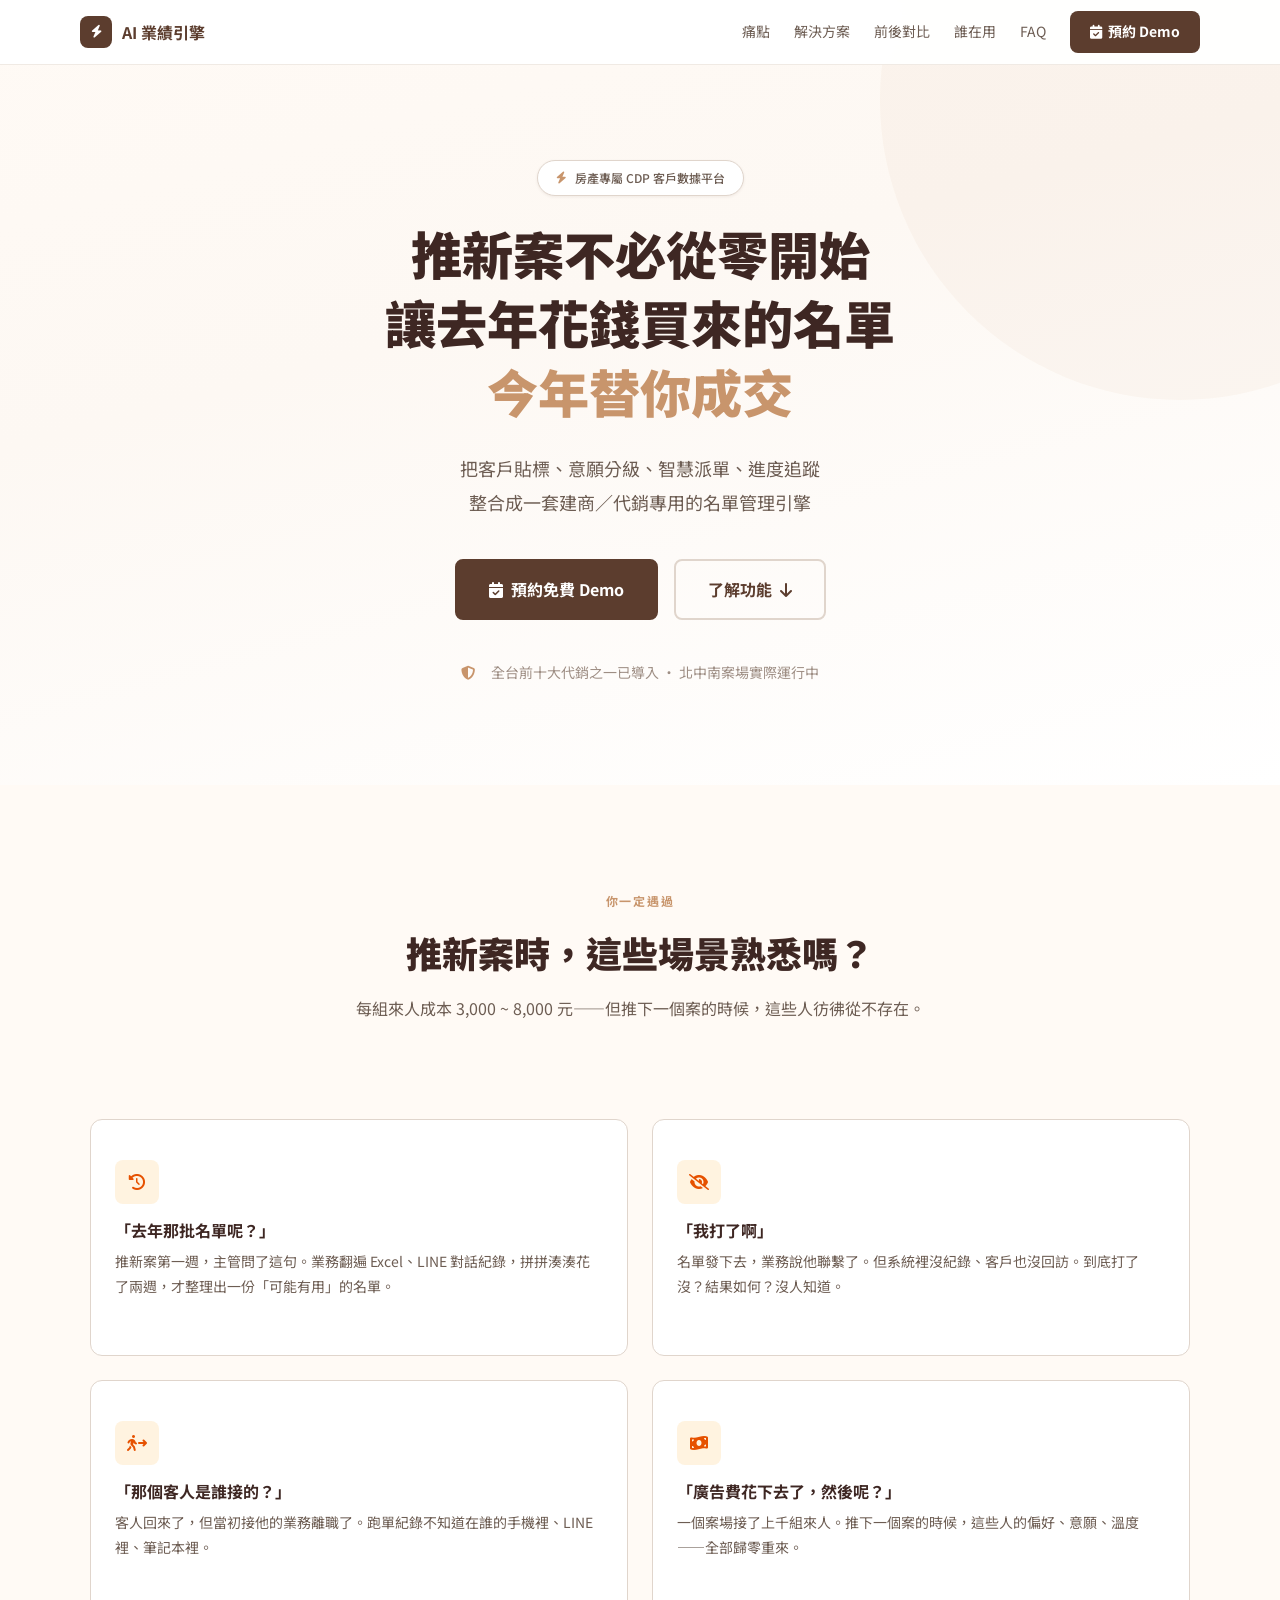
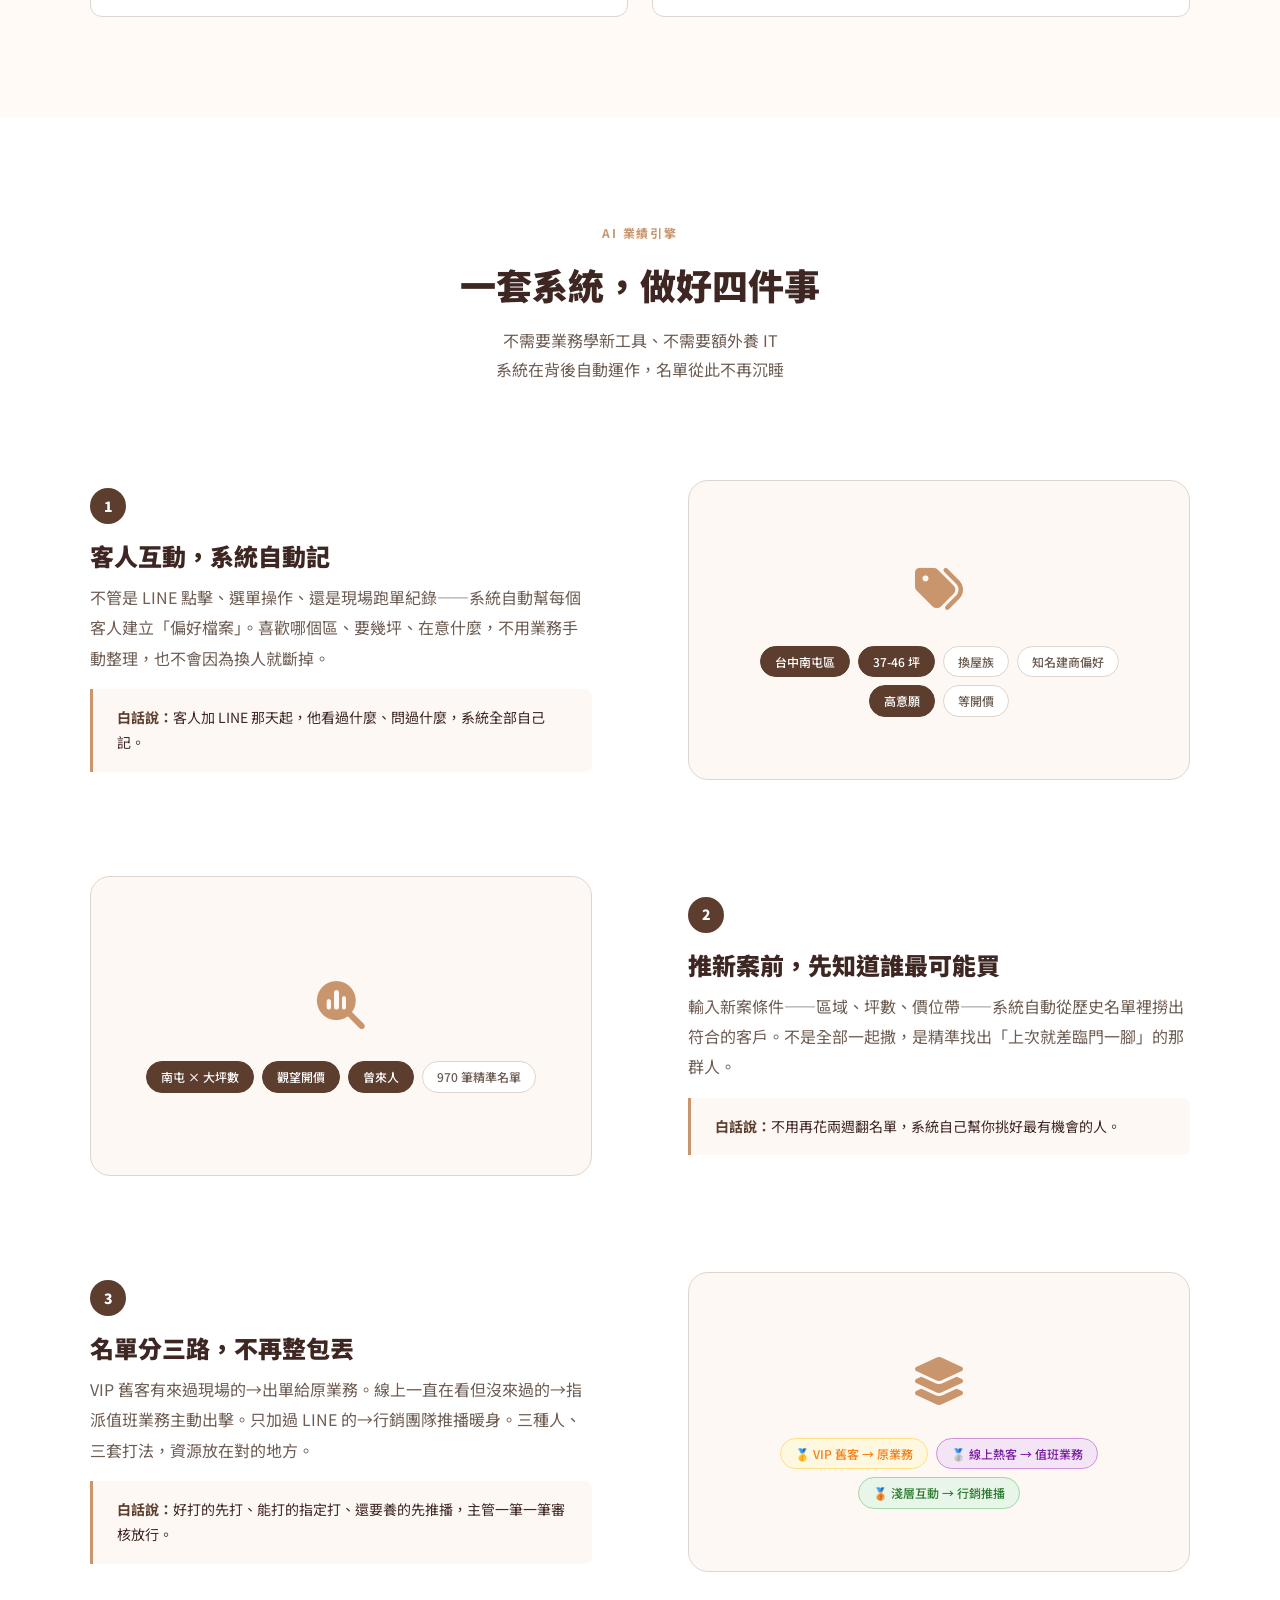
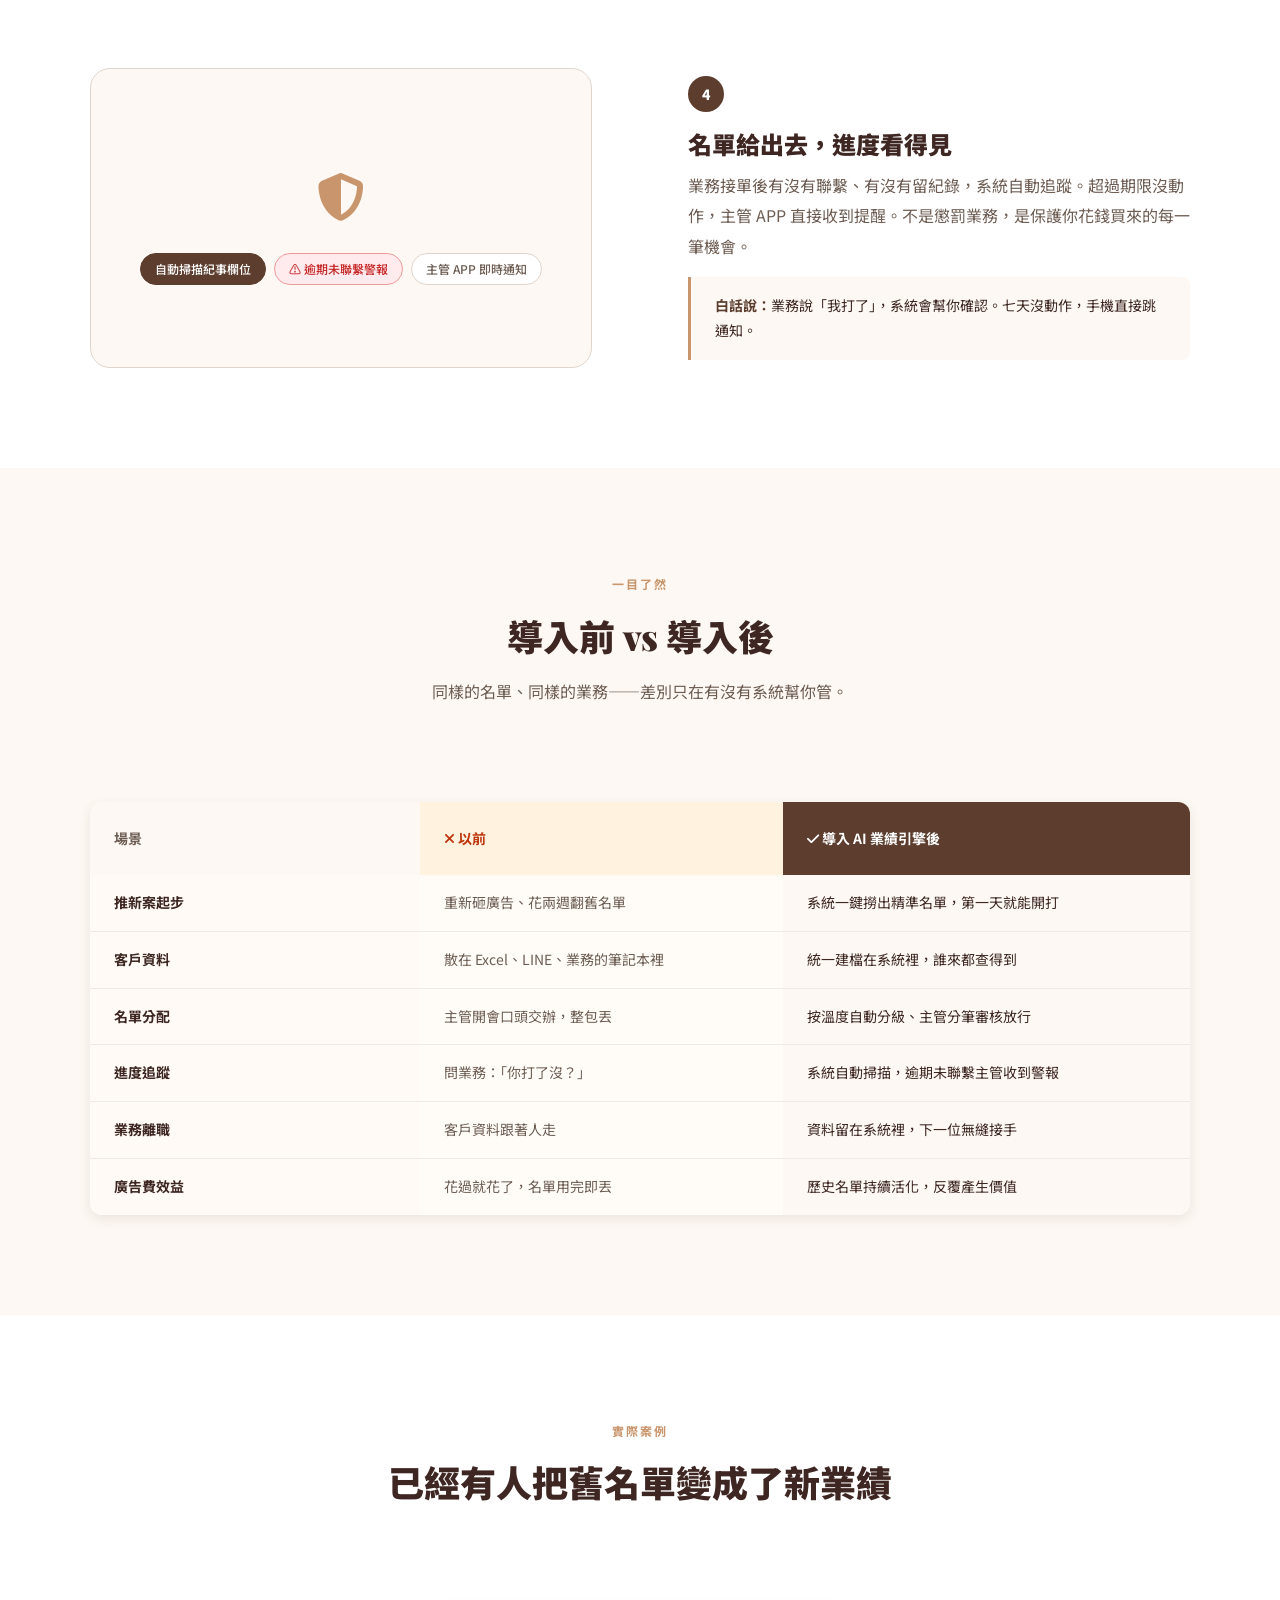
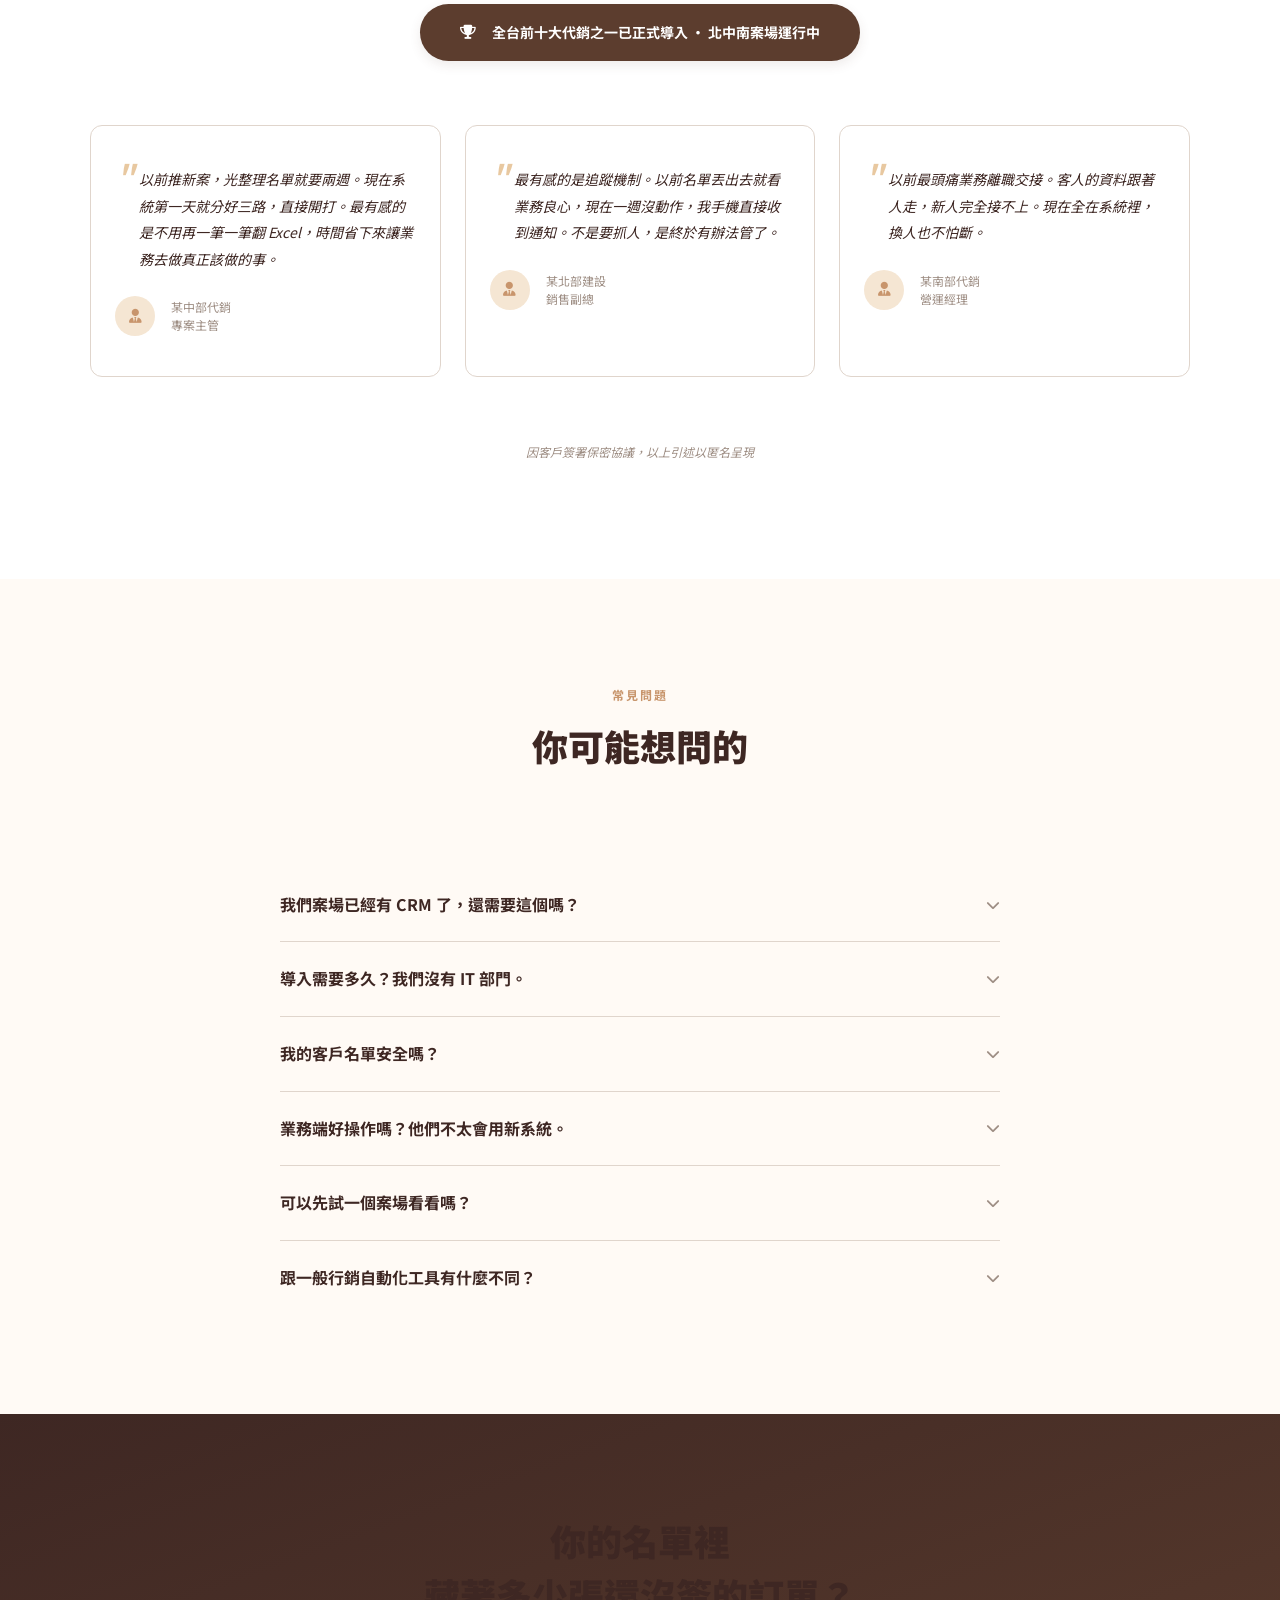
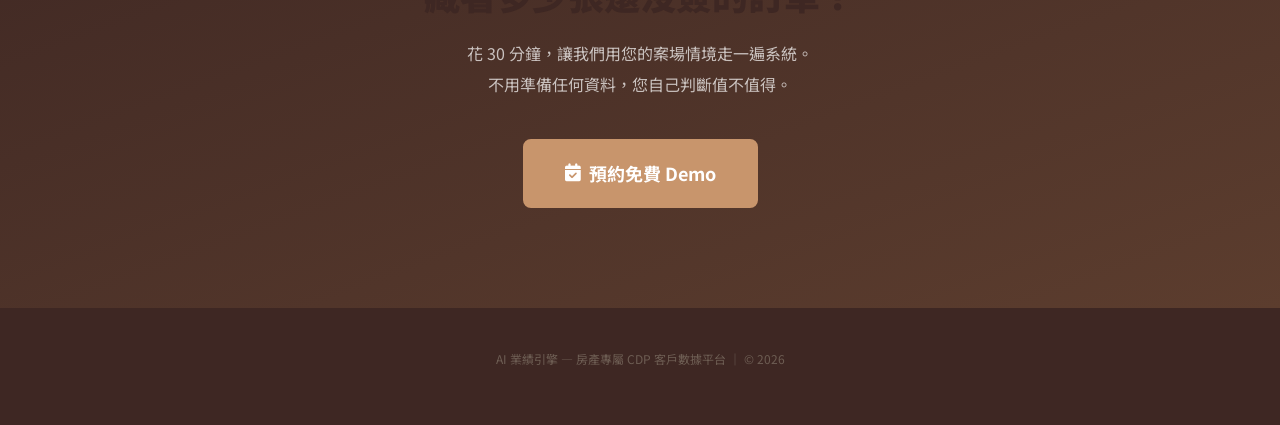
<file: landing.html>
<!DOCTYPE html>
<html lang="zh-TW">
<head>
    <meta charset="UTF-8">
    <meta name="viewport" content="width=device-width, initial-scale=1.0">
    <title>AI 業績引擎 — 房產專屬 CDP 客戶數據平台</title>
    <meta name="description" content="把沉睡的舊名單變成新案業績。客戶自動貼標、意願分級、智慧派單、進度追蹤——房產專屬的 CDP 客戶數據平台。">
    <!-- Font Awesome CDN -->
    <link rel="stylesheet" href="https://cdnjs.cloudflare.com/ajax/libs/font-awesome/6.5.1/css/all.min.css">
    <!-- 自訂 CSS -->
    <link rel="stylesheet" href="css/style-base.css">
    <link rel="stylesheet" href="css/style-landing.css">
    <style>
        /* 入場動畫 */
        .lp-fade-up {
            opacity: 0;
            transform: translateY(30px);
            transition: opacity 0.6s ease, transform 0.6s ease;
        }
        .lp-fade-up.lp-visible {
            opacity: 1;
            transform: translateY(0);
        }
    </style>
</head>
<body class="lp-body">

    <!-- ===== 導航列 ===== -->
    <nav class="lp-nav">
        <div class="lp-nav__inner">
            <a href="#" class="lp-nav__brand">
                <span class="lp-nav__logo"><i class="fa-solid fa-bolt"></i></span>
                <span class="lp-nav__name">AI 業績引擎</span>
            </a>
            <div class="lp-nav__links">
                <a href="#pain" class="lp-nav__link">痛點</a>
                <a href="#solution" class="lp-nav__link">解決方案</a>
                <a href="#compare" class="lp-nav__link">前後對比</a>
                <a href="#proof" class="lp-nav__link">誰在用</a>
                <a href="#faq" class="lp-nav__link">FAQ</a>
                <a href="#cta" class="lp-nav__cta"><i class="fa-solid fa-calendar-check"></i> 預約 Demo</a>
            </div>
        </div>
    </nav>

    <!-- ===== Hero ===== -->
    <section class="lp-hero">
        <div class="lp-container">
            <span class="lp-hero__badge">
                <i class="fa-solid fa-bolt"></i>
                房產專屬 CDP 客戶數據平台
            </span>
            <h1 class="lp-hero__title">
                推新案不必從零開始<br>
                讓去年花錢買來的名單<br>
                <em>今年替你成交</em>
            </h1>
            <p class="lp-hero__desc">
                把客戶貼標、意願分級、智慧派單、進度追蹤<br>
                整合成一套建商／代銷專用的名單管理引擎
            </p>
            <div class="lp-hero__actions">
                <a href="#cta" class="lp-btn lp-btn--primary">
                    <i class="fa-solid fa-calendar-check"></i> 預約免費 Demo
                </a>
                <a href="#solution" class="lp-btn lp-btn--outline">
                    了解功能 <i class="fa-solid fa-arrow-down"></i>
                </a>
            </div>
            <div class="lp-hero__proof">
                <i class="fa-solid fa-shield-halved"></i>
                <span>全台前十大代銷之一已導入 ・ 北中南案場實際運行中</span>
            </div>
        </div>
    </section>

    <!-- ===== 痛點區 ===== -->
    <section class="lp-section lp-section--alt" id="pain">
        <div class="lp-container">
            <div class="lp-section__header lp-fade-up">
                <span class="lp-section__tag">你一定遇過</span>
                <h2 class="lp-section__title">推新案時，這些場景熟悉嗎？</h2>
                <p class="lp-section__desc">
                    每組來人成本 3,000 ~ 8,000 元——但推下一個案的時候，這些人彷彿從不存在。
                </p>
            </div>

            <div class="pain-grid lp-fade-up">
                <!-- 痛點 1 -->
                <div class="pain-card">
                    <div class="pain-card__icon">
                        <i class="fa-solid fa-clock-rotate-left"></i>
                    </div>
                    <h3 class="pain-card__title">「去年那批名單呢？」</h3>
                    <p class="pain-card__text">
                        推新案第一週，主管問了這句。業務翻遍 Excel、LINE 對話紀錄，拼拼湊湊花了兩週，才整理出一份「可能有用」的名單。
                    </p>
                </div>
                <!-- 痛點 2 -->
                <div class="pain-card">
                    <div class="pain-card__icon">
                        <i class="fa-solid fa-eye-slash"></i>
                    </div>
                    <h3 class="pain-card__title">「我打了啊」</h3>
                    <p class="pain-card__text">
                        名單發下去，業務說他聯繫了。但系統裡沒紀錄、客戶也沒回訪。到底打了沒？結果如何？沒人知道。
                    </p>
                </div>
                <!-- 痛點 3 -->
                <div class="pain-card">
                    <div class="pain-card__icon">
                        <i class="fa-solid fa-person-walking-arrow-right"></i>
                    </div>
                    <h3 class="pain-card__title">「那個客人是誰接的？」</h3>
                    <p class="pain-card__text">
                        客人回來了，但當初接他的業務離職了。跑單紀錄不知道在誰的手機裡、LINE 裡、筆記本裡。
                    </p>
                </div>
                <!-- 痛點 4 -->
                <div class="pain-card">
                    <div class="pain-card__icon">
                        <i class="fa-solid fa-money-bill-wave"></i>
                    </div>
                    <h3 class="pain-card__title">「廣告費花下去了，然後呢？」</h3>
                    <p class="pain-card__text">
                        一個案場接了上千組來人。推下一個案的時候，這些人的偏好、意願、溫度——全部歸零重來。
                    </p>
                </div>
            </div>
        </div>
    </section>

    <!-- ===== 解決方案：四步驟 ===== -->
    <section class="lp-section" id="solution">
        <div class="lp-container">
            <div class="lp-section__header lp-fade-up">
                <span class="lp-section__tag">AI 業績引擎</span>
                <h2 class="lp-section__title">一套系統，做好四件事</h2>
                <p class="lp-section__desc">
                    不需要業務學新工具、不需要額外養 IT<br>
                    系統在背後自動運作，名單從此不再沉睡
                </p>
            </div>

            <div class="step-list">
                <!-- Step 1 -->
                <div class="step-item lp-fade-up">
                    <div class="step-item__content">
                        <span class="step-item__num">1</span>
                        <h3 class="step-item__title">客人互動，系統自動記</h3>
                        <p class="step-item__desc">
                            不管是 LINE 點擊、選單操作、還是現場跑單紀錄——系統自動幫每個客人建立「偏好檔案」。喜歡哪個區、要幾坪、在意什麼，不用業務手動整理，也不會因為換人就斷掉。
                        </p>
                        <div class="step-item__highlight">
                            <strong>白話說：</strong>客人加 LINE 那天起，他看過什麼、問過什麼，系統全部自己記。
                        </div>
                    </div>
                    <div class="step-item__visual">
                        <div class="step-visual__icon">
                            <i class="fa-solid fa-tags"></i>
                        </div>
                        <div class="step-visual__tags">
                            <span class="step-visual__tag step-visual__tag--active">台中南屯區</span>
                            <span class="step-visual__tag step-visual__tag--active">37-46 坪</span>
                            <span class="step-visual__tag">換屋族</span>
                            <span class="step-visual__tag">知名建商偏好</span>
                            <span class="step-visual__tag step-visual__tag--active">高意願</span>
                            <span class="step-visual__tag">等開價</span>
                        </div>
                    </div>
                </div>

                <!-- Step 2 -->
                <div class="step-item lp-fade-up">
                    <div class="step-item__content">
                        <span class="step-item__num">2</span>
                        <h3 class="step-item__title">推新案前，先知道誰最可能買</h3>
                        <p class="step-item__desc">
                            輸入新案條件——區域、坪數、價位帶——系統自動從歷史名單裡撈出符合的客戶。不是全部一起撒，是精準找出「上次就差臨門一腳」的那群人。
                        </p>
                        <div class="step-item__highlight">
                            <strong>白話說：</strong>不用再花兩週翻名單，系統自己幫你挑好最有機會的人。
                        </div>
                    </div>
                    <div class="step-item__visual">
                        <div class="step-visual__icon">
                            <i class="fa-solid fa-magnifying-glass-chart"></i>
                        </div>
                        <div class="step-visual__tags">
                            <span class="step-visual__tag step-visual__tag--active">南屯 × 大坪數</span>
                            <span class="step-visual__tag step-visual__tag--active">觀望開價</span>
                            <span class="step-visual__tag step-visual__tag--active">曾來人</span>
                            <span class="step-visual__tag">970 筆精準名單</span>
                        </div>
                    </div>
                </div>

                <!-- Step 3 -->
                <div class="step-item lp-fade-up">
                    <div class="step-item__content">
                        <span class="step-item__num">3</span>
                        <h3 class="step-item__title">名單分三路，不再整包丟</h3>
                        <p class="step-item__desc">
                            VIP 舊客有來過現場的→出單給原業務。線上一直在看但沒來過的→指派值班業務主動出擊。只加過 LINE 的→行銷團隊推播暖身。三種人、三套打法，資源放在對的地方。
                        </p>
                        <div class="step-item__highlight">
                            <strong>白話說：</strong>好打的先打、能打的指定打、還要養的先推播，主管一筆一筆審核放行。
                        </div>
                    </div>
                    <div class="step-item__visual">
                        <div class="step-visual__icon">
                            <i class="fa-solid fa-layer-group"></i>
                        </div>
                        <div class="step-visual__tags">
                            <span class="step-visual__tag" style="background:#FFF8E1;color:#F57F17;border-color:#FFE082;">🥇 VIP 舊客 → 原業務</span>
                            <span class="step-visual__tag" style="background:#F3E5F5;color:#7B1FA2;border-color:#CE93D8;">🥈 線上熱客 → 值班業務</span>
                            <span class="step-visual__tag" style="background:#E8F5E9;color:#2E7D32;border-color:#A5D6A7;">🥉 淺層互動 → 行銷推播</span>
                        </div>
                    </div>
                </div>

                <!-- Step 4 -->
                <div class="step-item lp-fade-up">
                    <div class="step-item__content">
                        <span class="step-item__num">4</span>
                        <h3 class="step-item__title">名單給出去，進度看得見</h3>
                        <p class="step-item__desc">
                            業務接單後有沒有聯繫、有沒有留紀錄，系統自動追蹤。超過期限沒動作，主管 APP 直接收到提醒。不是懲罰業務，是保護你花錢買來的每一筆機會。
                        </p>
                        <div class="step-item__highlight">
                            <strong>白話說：</strong>業務說「我打了」，系統會幫你確認。七天沒動作，手機直接跳通知。
                        </div>
                    </div>
                    <div class="step-item__visual">
                        <div class="step-visual__icon">
                            <i class="fa-solid fa-shield-halved"></i>
                        </div>
                        <div class="step-visual__tags">
                            <span class="step-visual__tag step-visual__tag--active">自動掃描紀事欄位</span>
                            <span class="step-visual__tag" style="background:#FFEBEE;color:#C62828;border-color:#EF9A9A;">⚠️ 逾期未聯繫警報</span>
                            <span class="step-visual__tag">主管 APP 即時通知</span>
                        </div>
                    </div>
                </div>
            </div>
        </div>
    </section>

    <!-- ===== 前後對比 ===== -->
    <section class="lp-section lp-section--warm" id="compare">
        <div class="lp-container">
            <div class="lp-section__header lp-fade-up">
                <span class="lp-section__tag">一目了然</span>
                <h2 class="lp-section__title">導入前 vs 導入後</h2>
                <p class="lp-section__desc">同樣的名單、同樣的業務——差別只在有沒有系統幫你管。</p>
            </div>

            <div class="lp-fade-up">
                <table class="compare-table">
                    <thead>
                        <tr>
                            <th>場景</th>
                            <th><i class="fa-solid fa-xmark"></i> 以前</th>
                            <th><i class="fa-solid fa-check"></i> 導入 AI 業績引擎後</th>
                        </tr>
                    </thead>
                    <tbody>
                        <tr>
                            <td>推新案起步</td>
                            <td>重新砸廣告、花兩週翻舊名單</td>
                            <td>系統一鍵撈出精準名單，第一天就能開打</td>
                        </tr>
                        <tr>
                            <td>客戶資料</td>
                            <td>散在 Excel、LINE、業務的筆記本裡</td>
                            <td>統一建檔在系統裡，誰來都查得到</td>
                        </tr>
                        <tr>
                            <td>名單分配</td>
                            <td>主管開會口頭交辦，整包丟</td>
                            <td>按溫度自動分級、主管分筆審核放行</td>
                        </tr>
                        <tr>
                            <td>進度追蹤</td>
                            <td>問業務：「你打了沒？」</td>
                            <td>系統自動掃描，逾期未聯繫主管收到警報</td>
                        </tr>
                        <tr>
                            <td>業務離職</td>
                            <td>客戶資料跟著人走</td>
                            <td>資料留在系統裡，下一位無縫接手</td>
                        </tr>
                        <tr>
                            <td>廣告費效益</td>
                            <td>花過就花了，名單用完即丟</td>
                            <td>歷史名單持續活化，反覆產生價值</td>
                        </tr>
                    </tbody>
                </table>
            </div>
        </div>
    </section>

    <!-- ===== 社會證明 ===== -->
    <section class="lp-section" id="proof">
        <div class="lp-container proof-section">
            <div class="lp-section__header lp-fade-up">
                <span class="lp-section__tag">實際案例</span>
                <h2 class="lp-section__title">已經有人把舊名單變成了新業績</h2>
            </div>

            <div class="lp-fade-up">
                <span class="proof-banner">
                    <i class="fa-solid fa-trophy"></i>
                    全台前十大代銷之一已正式導入 ・ 北中南案場運行中
                </span>
            </div>

            <div class="proof-cards lp-fade-up">
                <div class="proof-card">
                    <div class="proof-card__quote">
                        以前推新案，光整理名單就要兩週。現在系統第一天就分好三路，直接開打。最有感的是不用再一筆一筆翻 Excel，時間省下來讓業務去做真正該做的事。
                    </div>
                    <div class="proof-card__source">
                        <div class="proof-card__avatar"><i class="fa-solid fa-user-tie"></i></div>
                        <div class="proof-card__info">
                            某中部代銷<br>專案主管
                        </div>
                    </div>
                </div>
                <div class="proof-card">
                    <div class="proof-card__quote">
                        最有感的是追蹤機制。以前名單丟出去就看業務良心，現在一週沒動作，我手機直接收到通知。不是要抓人，是終於有辦法管了。
                    </div>
                    <div class="proof-card__source">
                        <div class="proof-card__avatar"><i class="fa-solid fa-user-tie"></i></div>
                        <div class="proof-card__info">
                            某北部建設<br>銷售副總
                        </div>
                    </div>
                </div>
                <div class="proof-card">
                    <div class="proof-card__quote">
                        以前最頭痛業務離職交接。客人的資料跟著人走，新人完全接不上。現在全在系統裡，換人也不怕斷。
                    </div>
                    <div class="proof-card__source">
                        <div class="proof-card__avatar"><i class="fa-solid fa-user-tie"></i></div>
                        <div class="proof-card__info">
                            某南部代銷<br>營運經理
                        </div>
                    </div>
                </div>
            </div>

            <p class="proof-note">因客戶簽署保密協議，以上引述以匿名呈現</p>
        </div>
    </section>

    <!-- ===== FAQ ===== -->
    <section class="lp-section lp-section--alt" id="faq">
        <div class="lp-container">
            <div class="lp-section__header lp-fade-up">
                <span class="lp-section__tag">常見問題</span>
                <h2 class="lp-section__title">你可能想問的</h2>
            </div>

            <div class="faq-list lp-fade-up">
                <div class="faq-item">
                    <button class="faq-question">
                        我們案場已經有 CRM 了，還需要這個嗎？
                        <i class="fa-solid fa-chevron-down"></i>
                    </button>
                    <div class="faq-answer">
                        <div class="faq-answer__inner">
                            CRM 管的是「客人來了之後怎麼記」，AI 業績引擎管的是「下一個案推的時候，怎麼把這些人找回來並且追到底」。兩者互補，而且我們可以串接您現有的系統，不需要重新建置。
                        </div>
                    </div>
                </div>
                <div class="faq-item">
                    <button class="faq-question">
                        導入需要多久？我們沒有 IT 部門。
                        <i class="fa-solid fa-chevron-down"></i>
                    </button>
                    <div class="faq-answer">
                        <div class="faq-answer__inner">
                            基礎建置約 4 到 6 週，含數據整合與系統串接。我們有專屬顧問全程協助導入，不需要您額外養 IT 人力。過去的經驗是，代銷的專案助理就能配合完成。
                        </div>
                    </div>
                </div>
                <div class="faq-item">
                    <button class="faq-question">
                        我的客戶名單安全嗎？
                        <i class="fa-solid fa-chevron-down"></i>
                    </button>
                    <div class="faq-answer">
                        <div class="faq-answer__inner">
                            系統符合資安規範，資料加密儲存、權限分級管控。您的名單只有您授權的人看得到，不會跟其他客戶混用，也不會被第三方取得。
                        </div>
                    </div>
                </div>
                <div class="faq-item">
                    <button class="faq-question">
                        業務端好操作嗎？他們不太會用新系統。
                        <i class="fa-solid fa-chevron-down"></i>
                    </button>
                    <div class="faq-answer">
                        <div class="faq-answer__inner">
                            業務不需要學新系統。通知透過 APP 推送，點開就能看到指派名單和客戶情報，操作門檻跟看 LINE 訊息差不多。主管端也是，審核放行只需要按一個按鈕。
                        </div>
                    </div>
                </div>
                <div class="faq-item">
                    <button class="faq-question">
                        可以先試一個案場看看嗎？
                        <i class="fa-solid fa-chevron-down"></i>
                    </button>
                    <div class="faq-answer">
                        <div class="faq-answer__inner">
                            可以。大部分客戶都是從單一案場開始導入，驗證效果之後再擴展到其他案場。我們建議選一個即將推新案的案場，效果最明顯。
                        </div>
                    </div>
                </div>
                <div class="faq-item">
                    <button class="faq-question">
                        跟一般行銷自動化工具有什麼不同？
                        <i class="fa-solid fa-chevron-down"></i>
                    </button>
                    <div class="faq-answer">
                        <div class="faq-answer__inner">
                            一般行銷工具解決的是「怎麼發訊息」，AI 業績引擎解決的是「發給誰、誰來打、打了沒」的完整鏈路。從名單篩選到業務執行到主管稽核，是一條完整的管理閉環——這是房產銷售特有的需求，一般工具做不到。
                        </div>
                    </div>
                </div>
            </div>
        </div>
    </section>

    <!-- ===== Final CTA ===== -->
    <section class="lp-final-cta" id="cta">
        <div class="lp-container">
            <h2 class="lp-final-cta__title lp-fade-up">
                你的名單裡<br>
                藏著多少張還沒簽的訂單？
            </h2>
            <p class="lp-final-cta__desc lp-fade-up">
                花 30 分鐘，讓我們用您的案場情境走一遍系統。<br>
                不用準備任何資料，您自己判斷值不值得。
            </p>
            <div class="lp-fade-up">
                <a href="#" class="lp-btn lp-btn--gold">
                    <i class="fa-solid fa-calendar-check"></i> 預約免費 Demo
                </a>
            </div>
        </div>
    </section>

    <!-- ===== Footer ===== -->
    <footer class="lp-footer">
        <p>AI 業績引擎 — 房產專屬 CDP 客戶數據平台 ｜ © 2026</p>
    </footer>

    <!-- JavaScript -->
    <script src="js/landing-script.js"></script>
</body>
</html>
</file>
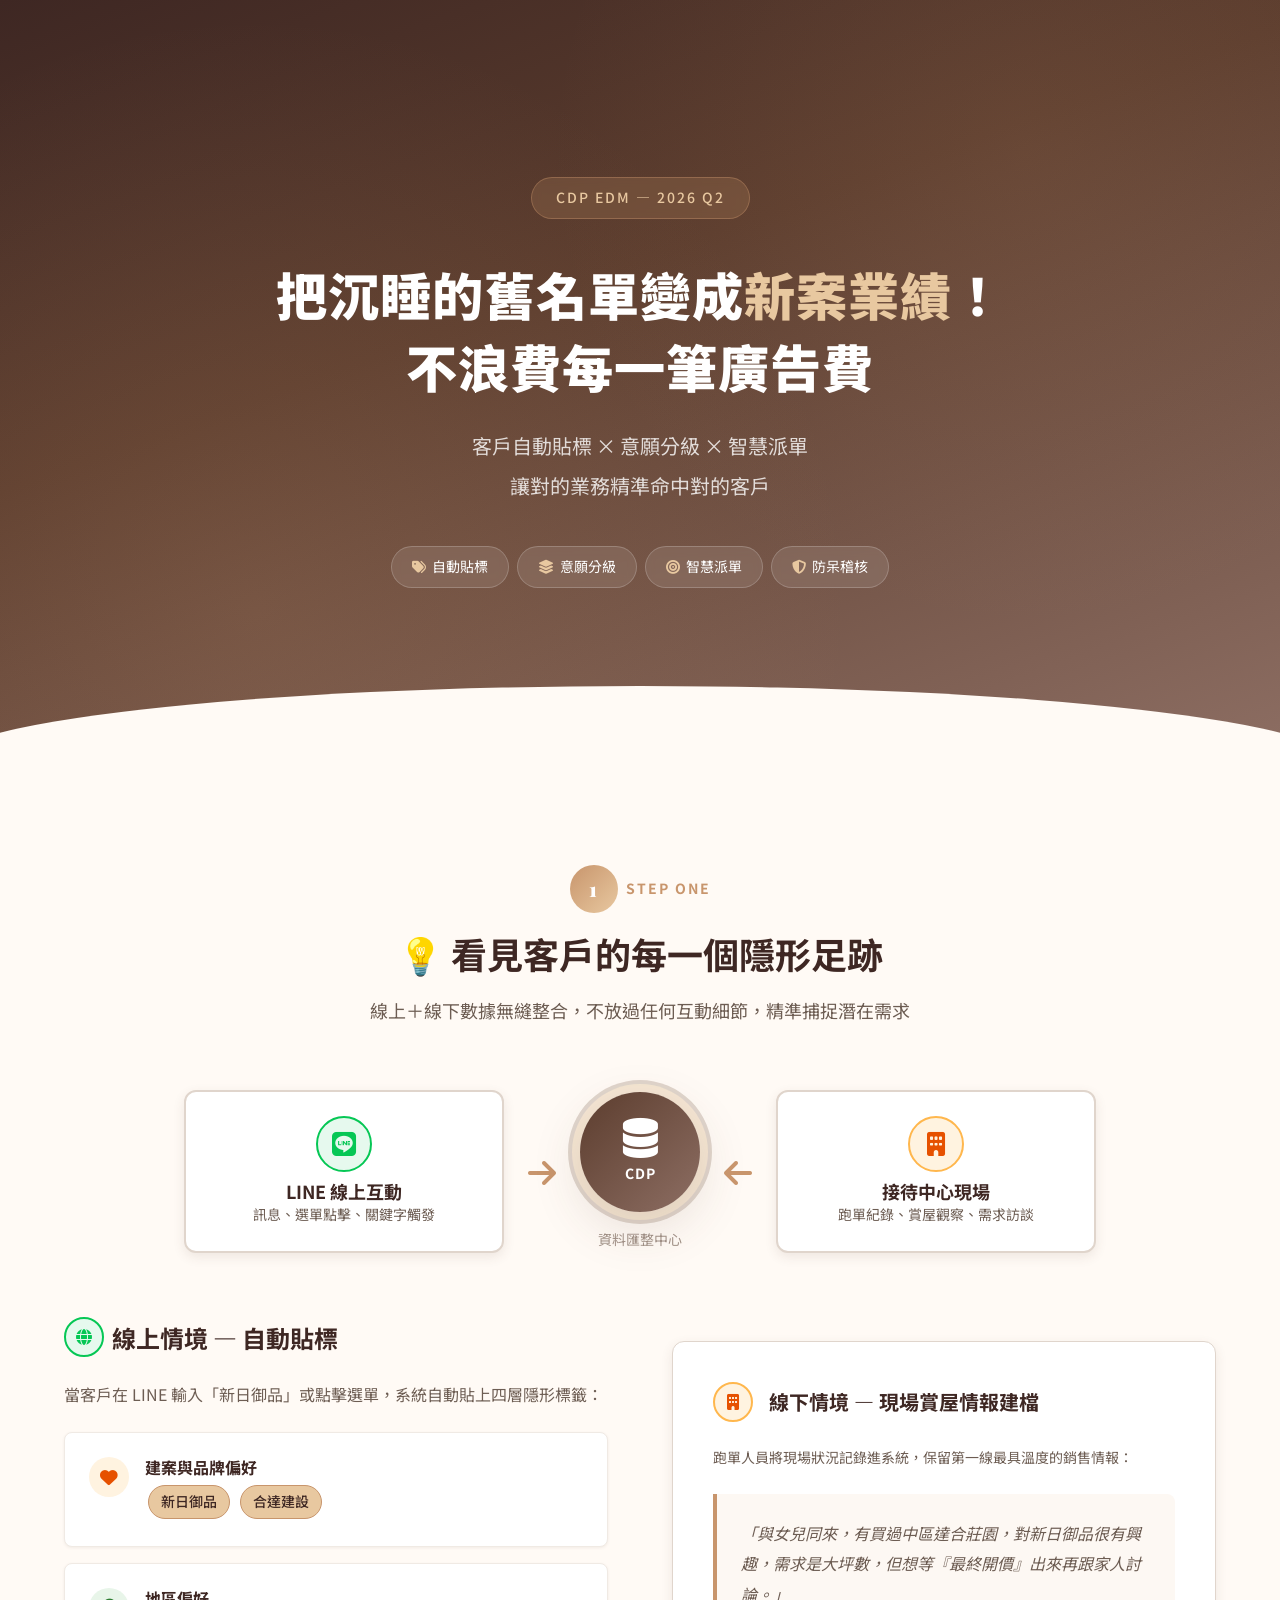
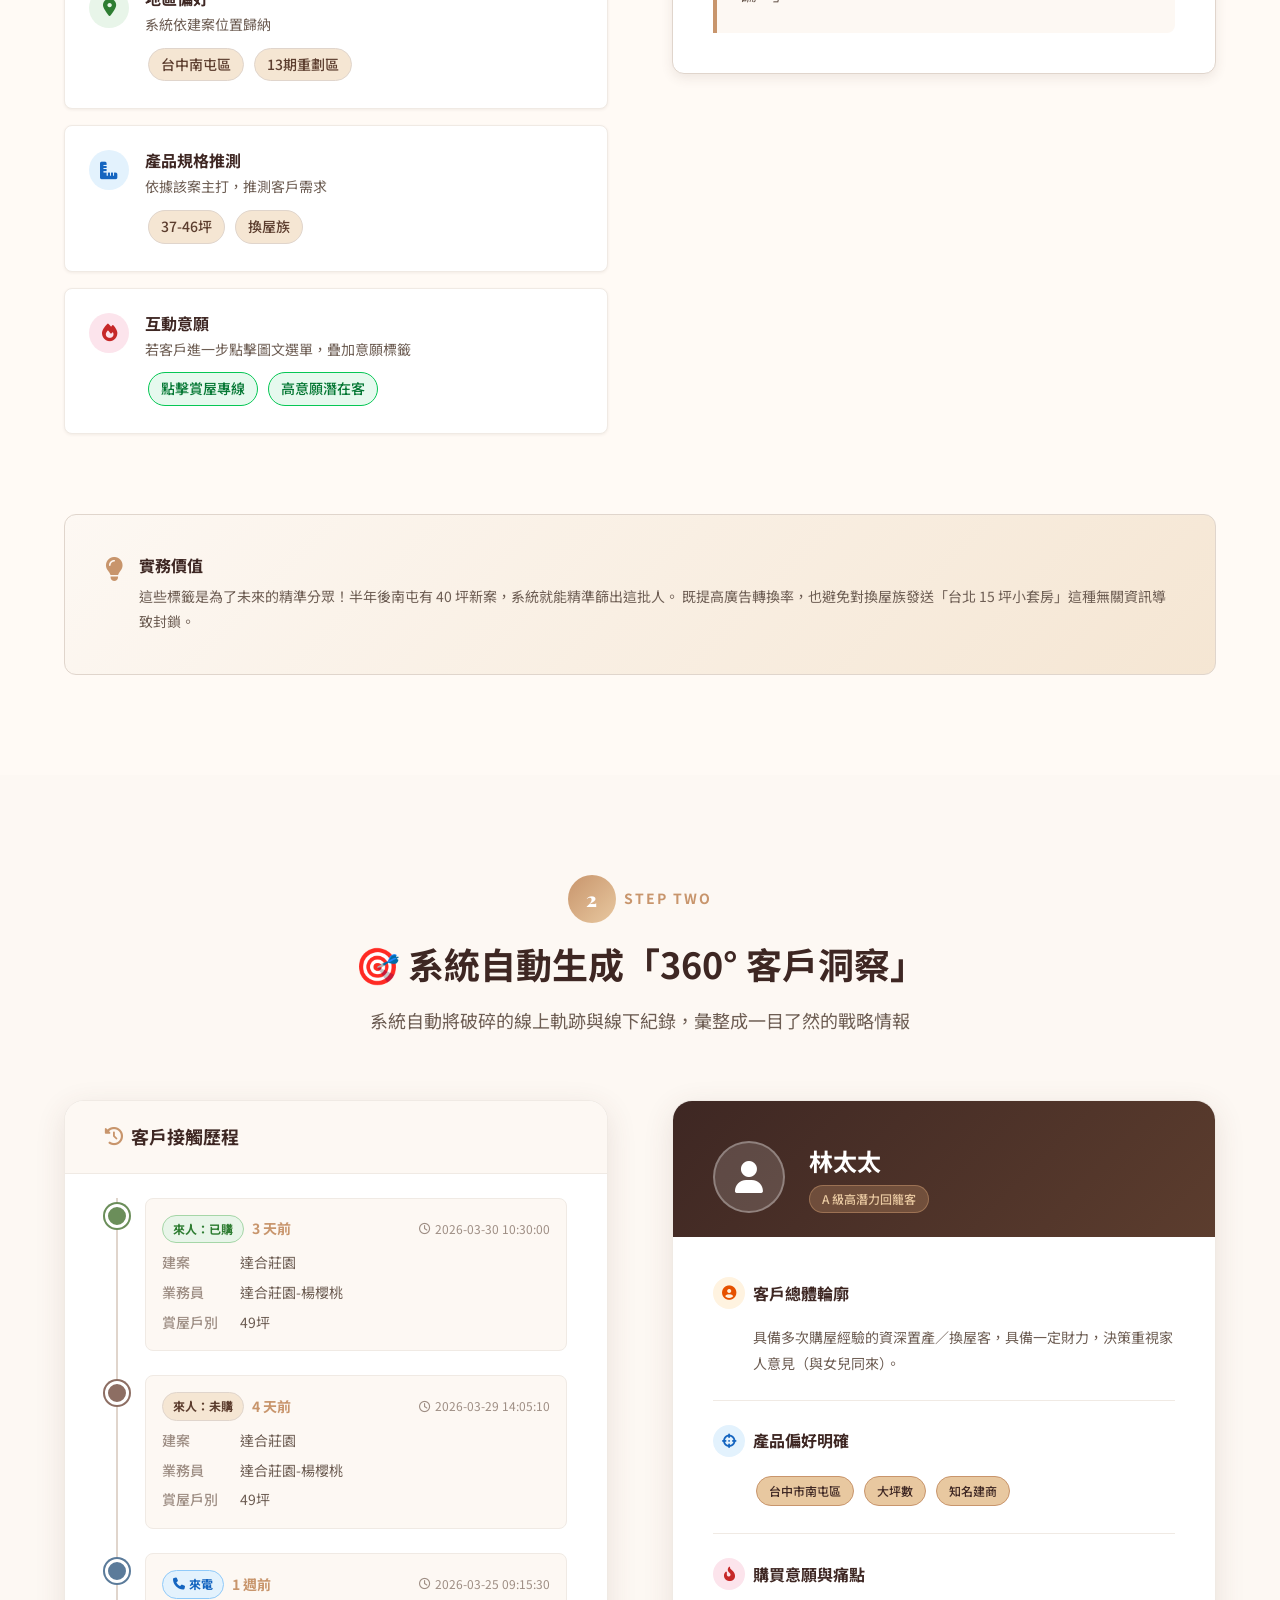
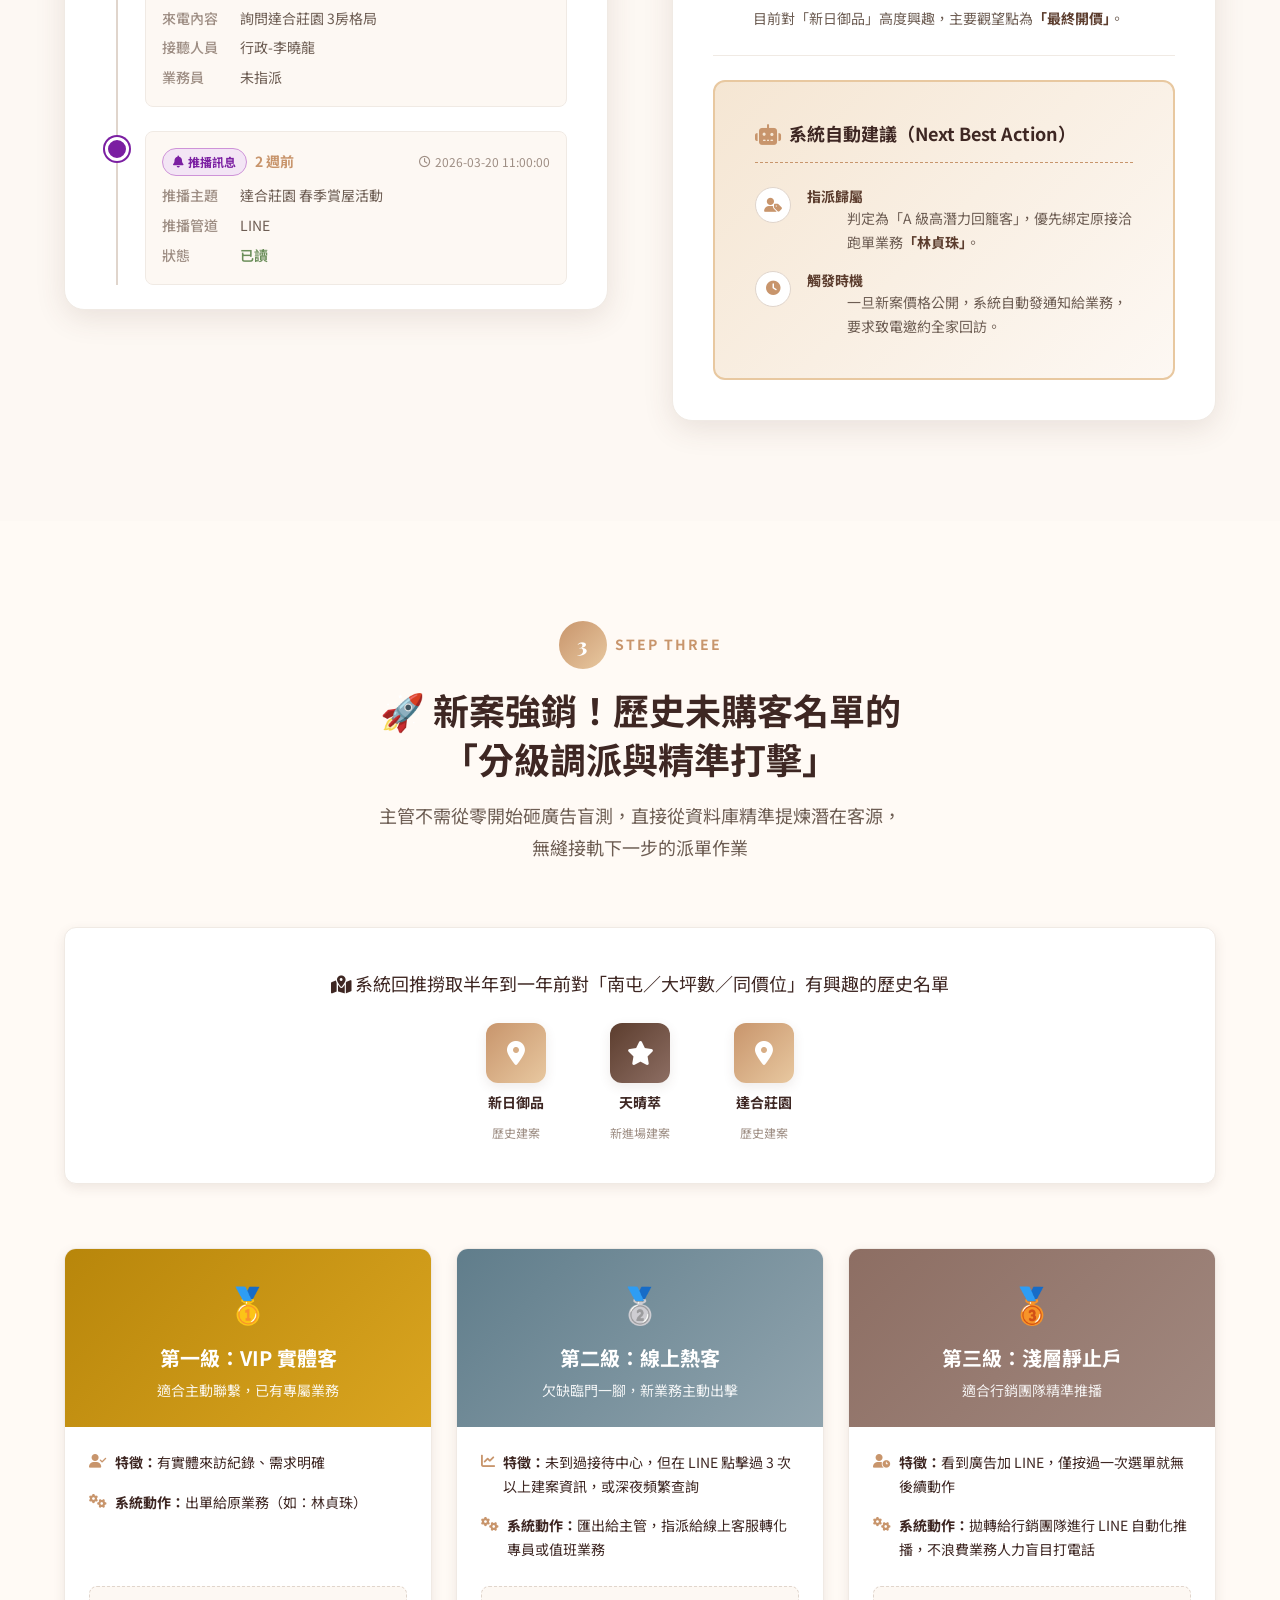
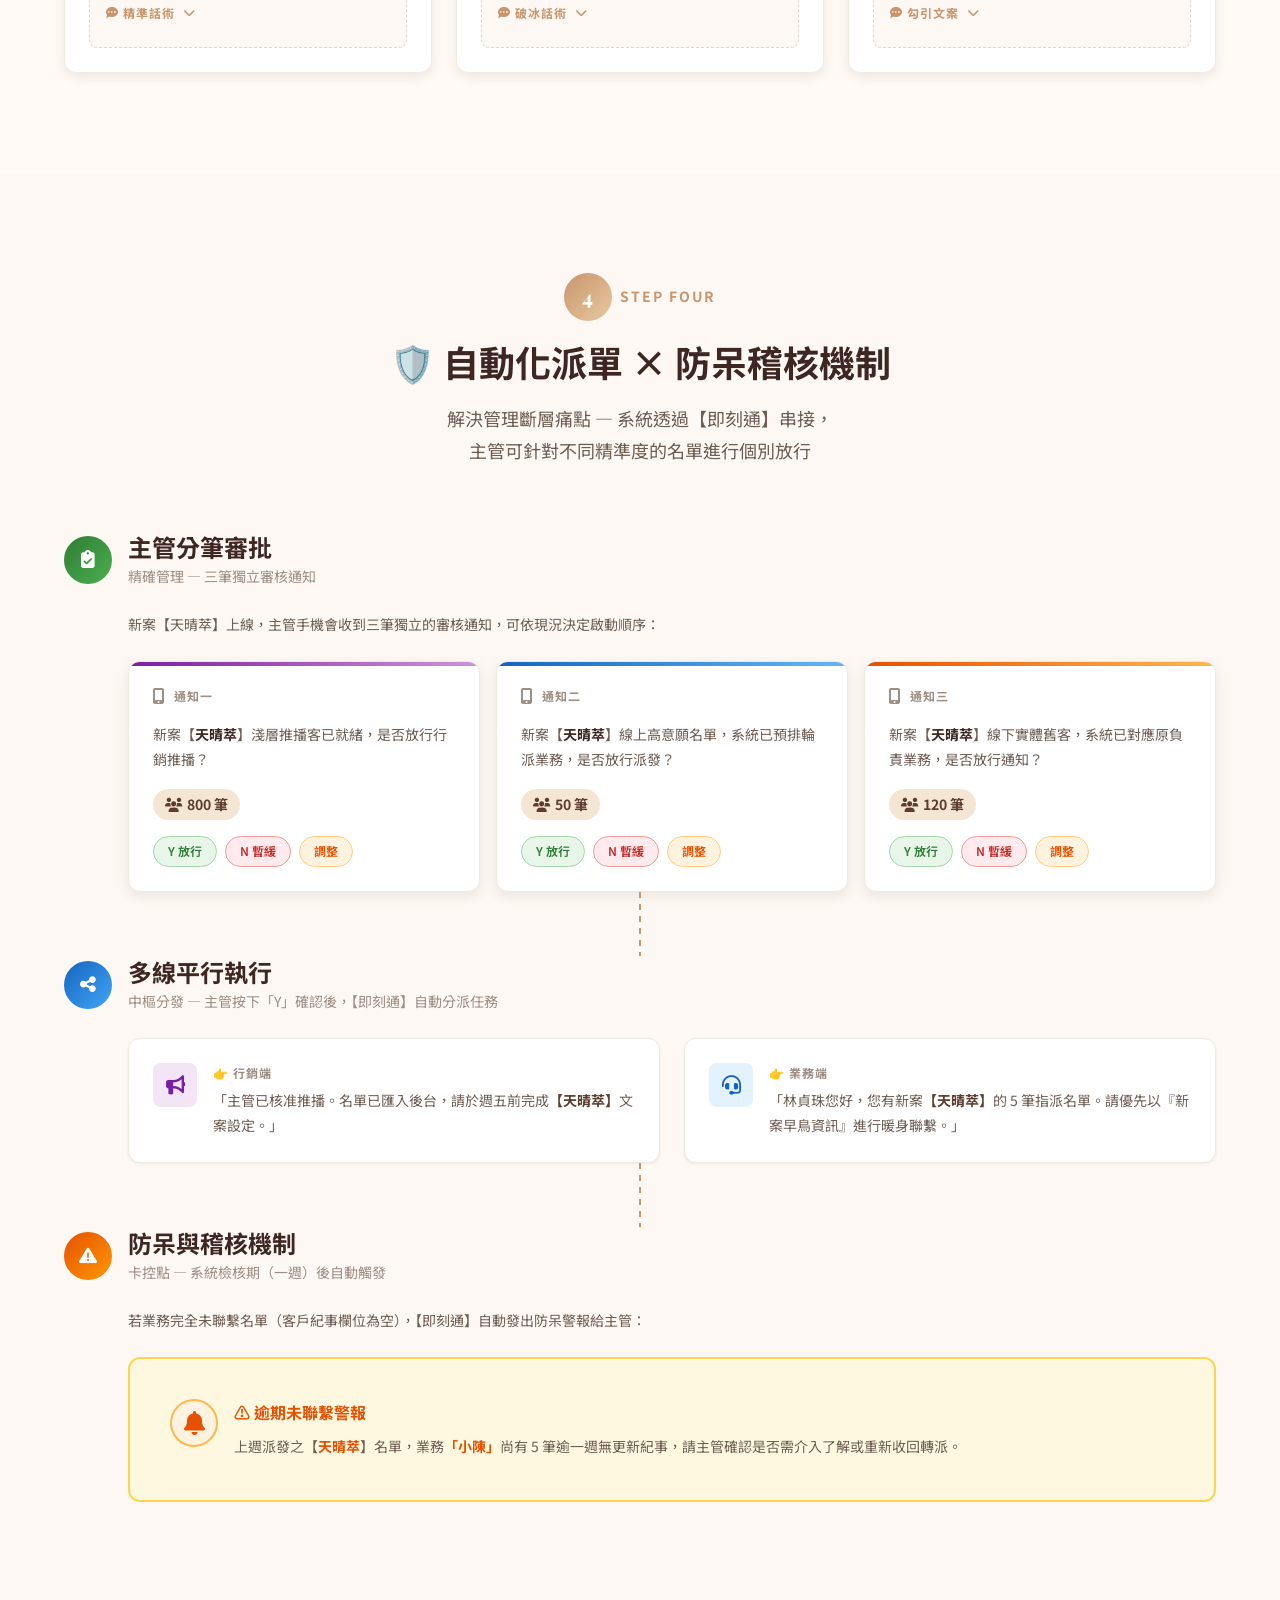
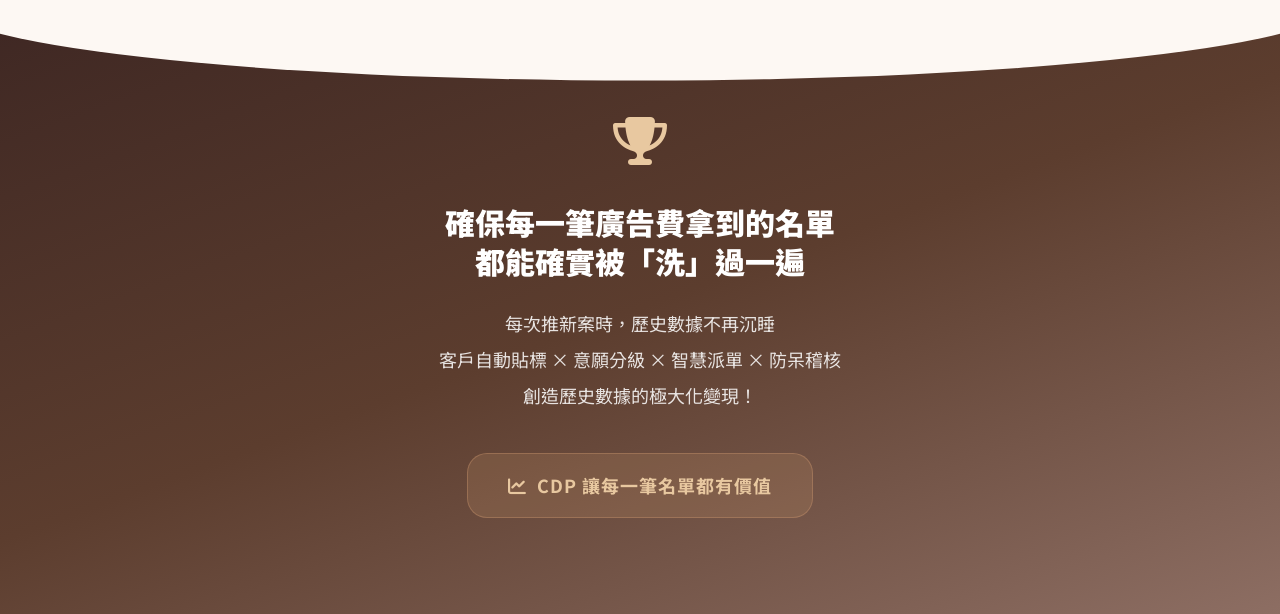
<file: Demo/index_00.html>
<!DOCTYPE html>
<html lang="zh-TW">
<head>
    <meta charset="UTF-8">
    <meta name="viewport" content="width=device-width, initial-scale=1.0">
    <title>CDP EDM 2026 Q2 — 把沉睡的舊名單變成新案業績</title>
    <!-- Font Awesome CDN -->
    <link rel="stylesheet" href="https://cdnjs.cloudflare.com/ajax/libs/font-awesome/6.5.1/css/all.min.css">
    <!-- 自訂 CSS -->
    <link rel="stylesheet" href="../css/style-base.css">
    <link rel="stylesheet" href="../css/style-sections.css">
    <link rel="stylesheet" href="../css/style-cards.css">
    <link rel="stylesheet" href="../css/style-flow.css">
    <link rel="stylesheet" href="../css/style-responsive.css">
</head>
<body>

    <!-- ===== Hero 區 ===== -->
    <section class="hero" id="top">
        <div class="hero__content">
            <span class="hero__badge">CDP EDM — 2026 Q2</span>
            <h1 class="hero__title">
                把沉睡的舊名單變成<em>新案業績</em>！<br>
                不浪費每一筆廣告費
            </h1>
            <p class="hero__subtitle">
                客戶自動貼標 × 意願分級 × 智慧派單<br>
                讓對的業務精準命中對的客戶
            </p>
            <div class="hero__keywords">
                <span class="hero__keyword"><i class="fa-solid fa-tags"></i> 自動貼標</span>
                <span class="hero__keyword"><i class="fa-solid fa-layer-group"></i> 意願分級</span>
                <span class="hero__keyword"><i class="fa-solid fa-bullseye"></i> 智慧派單</span>
                <span class="hero__keyword"><i class="fa-solid fa-shield-halved"></i> 防呆稽核</span>
            </div>
        </div>
    </section>

    <!-- ===== 第一步：線上＋線下數據無縫整合 ===== -->
    <section class="section section--cream" id="step-1">
        <div class="container">
            <!-- 區塊標題 -->
            <div class="section__header">
                <div class="section__label">
                    <span class="step-number">1</span>
                    <span>STEP ONE</span>
                </div>
                <h2 class="section__title">
                    💡 看見客戶的每一個隱形足跡
                </h2>
                <p class="section__subtitle">
                    線上＋線下數據無縫整合，不放過任何互動細節，精準捕捉潛在需求
                </p>
            </div>

            <!-- 數據匯流視覺：LINE ← → CDP ← → 接待中心 -->
            <div class="data-flow fade-up">
                <!-- 線上 LINE -->
                <div class="data-source">
                    <div class="data-source__box">
                        <div class="icon-circle" style="background: #E6F9EE; color: #06C755; border-color: #06C755;">
                            <i class="fa-brands fa-line"></i>
                        </div>
                        <h4>LINE 線上互動</h4>
                        <p>訊息、選單點擊、關鍵字觸發</p>
                    </div>
                </div>

                <div class="data-arrow">
                    <i class="fa-solid fa-arrow-right"></i>
                </div>

                <!-- CDP 中樞 -->
                <div class="data-center">
                    <div class="data-center__hub">
                        <i class="fa-solid fa-database"></i>
                        <span>CDP</span>
                    </div>
                    <span style="font-size: var(--text-sm); color: var(--color-text-muted);">資料匯整中心</span>
                </div>

                <div class="data-arrow">
                    <i class="fa-solid fa-arrow-left"></i>
                </div>

                <!-- 線下接待 -->
                <div class="data-source">
                    <div class="data-source__box">
                        <div class="icon-circle" style="background: #FFF3E0; color: #E65100; border-color: #FFB74D;">
                            <i class="fa-solid fa-building"></i>
                        </div>
                        <h4>接待中心現場</h4>
                        <p>跑單紀錄、賞屋觀察、需求訪談</p>
                    </div>
                </div>
            </div>

            <!-- 線上情境：自動貼標 -->
            <div class="split-layout fade-up">
                <!-- 左側：線上 -->
                <div>
                    <h3 style="display:flex; align-items:center; gap:8px; margin-bottom: var(--space-lg);">
                        <span class="icon-circle" style="width:40px;height:40px;font-size:1rem;background:#E6F9EE;color:#06C755;border-color:#06C755;">
                            <i class="fa-solid fa-globe"></i>
                        </span>
                        線上情境 — 自動貼標
                    </h3>
                    <p style="margin-bottom: var(--space-lg);">
                        當客戶在 LINE 輸入「新日御品」或點擊選單，系統自動貼上四層隱形標籤：
                    </p>

                    <!-- 四層標籤 -->
                    <div class="tagging-layer">
                        <div class="tagging-layer__icon tagging-layer__icon--brand">
                            <i class="fa-solid fa-heart"></i>
                        </div>
                        <div class="tagging-layer__content">
                            <h4>建案與品牌偏好</h4>
                            <div class="tagging-layer__tags">
                                <span class="tag tag--accent">新日御品</span>
                                <span class="tag tag--accent">合達建設</span>
                            </div>
                        </div>
                    </div>

                    <div class="tagging-layer">
                        <div class="tagging-layer__icon tagging-layer__icon--area">
                            <i class="fa-solid fa-map-marker-alt"></i>
                        </div>
                        <div class="tagging-layer__content">
                            <h4>地區偏好</h4>
                            <p>系統依建案位置歸納</p>
                            <div class="tagging-layer__tags">
                                <span class="tag">台中南屯區</span>
                                <span class="tag">13期重劃區</span>
                            </div>
                        </div>
                    </div>

                    <div class="tagging-layer">
                        <div class="tagging-layer__icon tagging-layer__icon--spec">
                            <i class="fa-solid fa-ruler-combined"></i>
                        </div>
                        <div class="tagging-layer__content">
                            <h4>產品規格推測</h4>
                            <p>依據該案主打，推測客戶需求</p>
                            <div class="tagging-layer__tags">
                                <span class="tag">37-46坪</span>
                                <span class="tag">換屋族</span>
                            </div>
                        </div>
                    </div>

                    <div class="tagging-layer">
                        <div class="tagging-layer__icon tagging-layer__icon--intent">
                            <i class="fa-solid fa-fire"></i>
                        </div>
                        <div class="tagging-layer__content">
                            <h4>互動意願</h4>
                            <p>若客戶進一步點擊圖文選單，疊加意願標籤</p>
                            <div class="tagging-layer__tags">
                                <span class="tag tag--line">點擊賞屋專線</span>
                                <span class="tag tag--line">高意願潛在客</span>
                            </div>
                        </div>
                    </div>
                </div>

                <!-- 右側：線下 -->
                <div>
                    <div class="offline-scenario">
                        <div class="offline-scenario__header">
                            <span class="icon-circle" style="width:40px;height:40px;font-size:1rem;background:#FFF3E0;color:#E65100;border-color:#FFB74D;">
                                <i class="fa-solid fa-building"></i>
                            </span>
                            <h3>線下情境 — 現場賞屋情報建檔</h3>
                        </div>
                        <p style="margin-bottom: var(--space-lg); font-size: var(--text-sm);">
                            跑單人員將現場狀況記錄進系統，保留第一線最具溫度的銷售情報：
                        </p>
                        <blockquote class="offline-scenario__quote">
                            「與女兒同來，有買過中區達合莊園，對新日御品很有興趣，需求是大坪數，但想等『最終開價』出來再跟家人討論。」
                        </blockquote>
                    </div>
                </div>
            </div>

            <!-- 實務價值 -->
            <div class="value-callout fade-up">
                <i class="fa-solid fa-lightbulb"></i>
                <div>
                    <h4>實務價值</h4>
                    <p>
                        這些標籤是為了未來的精準分眾！半年後南屯有 40 坪新案，系統就能精準篩出這批人。
                        既提高廣告轉換率，也避免對換屋族發送「台北 15 坪小套房」這種無關資訊導致封鎖。
                    </p>
                </div>
            </div>
        </div>
    </section>

    <!-- ===== 第二步：360° 客戶洞察 ===== -->
    <section class="section section--warm" id="step-2">
        <div class="container">
            <div class="section__header">
                <div class="section__label">
                    <span class="step-number">2</span>
                    <span>STEP TWO</span>
                </div>
                <h2 class="section__title">
                    🎯 系統自動生成「360° 客戶洞察」
                </h2>
                <p class="section__subtitle">
                    系統自動將破碎的線上軌跡與線下紀錄，彙整成一目了然的戰略情報
                </p>
            </div>

            <!-- 第二步：左右分欄 — 歷程 + VIP 卡 -->
            <div class="step2-layout">

                <!-- 左側：客戶接觸歷程 Timeline -->
                <div class="timeline-panel fade-up">
                    <div class="timeline-panel__header">
                        <h3><i class="fa-solid fa-clock-rotate-left"></i> 客戶接觸歷程</h3>
                    </div>
                    <div class="timeline">
                        <!-- 來人：已購 -->
                        <div class="timeline__item">
                            <div class="timeline__dot timeline__dot--success"></div>
                            <div class="timeline__card">
                                <div class="timeline__card-header">
                                    <span class="timeline__badge timeline__badge--success">來人：已購</span>
                                    <span class="timeline__time">3 天前</span>
                                    <span class="timeline__date"><i class="fa-regular fa-clock"></i> 2026-03-30 10:30:00</span>
                                </div>
                                <div class="timeline__card-body">
                                    <div class="timeline__field"><span class="timeline__label">建案</span><span>達合莊園</span></div>
                                    <div class="timeline__field"><span class="timeline__label">業務員</span><span>達合莊園-楊櫻桃</span></div>
                                    <div class="timeline__field"><span class="timeline__label">賞屋戶別</span><span>49坪</span></div>
                                </div>
                            </div>
                        </div>
                        <!-- 來人：未購 -->
                        <div class="timeline__item">
                            <div class="timeline__dot timeline__dot--visited"></div>
                            <div class="timeline__card">
                                <div class="timeline__card-header">
                                    <span class="timeline__badge timeline__badge--visited">來人：未購</span>
                                    <span class="timeline__time">4 天前</span>
                                    <span class="timeline__date"><i class="fa-regular fa-clock"></i> 2026-03-29 14:05:10</span>
                                </div>
                                <div class="timeline__card-body">
                                    <div class="timeline__field"><span class="timeline__label">建案</span><span>達合莊園</span></div>
                                    <div class="timeline__field"><span class="timeline__label">業務員</span><span>達合莊園-楊櫻桃</span></div>
                                    <div class="timeline__field"><span class="timeline__label">賞屋戶別</span><span>49坪</span></div>
                                </div>
                            </div>
                        </div>
                        <!-- 來電 -->
                        <div class="timeline__item">
                            <div class="timeline__dot timeline__dot--call"></div>
                            <div class="timeline__card">
                                <div class="timeline__card-header">
                                    <span class="timeline__badge timeline__badge--call"><i class="fa-solid fa-phone"></i> 來電</span>
                                    <span class="timeline__time">1 週前</span>
                                    <span class="timeline__date"><i class="fa-regular fa-clock"></i> 2026-03-25 09:15:30</span>
                                </div>
                                <div class="timeline__card-body">
                                    <div class="timeline__field"><span class="timeline__label">來電內容</span><span>詢問達合莊園 3房格局</span></div>
                                    <div class="timeline__field"><span class="timeline__label">接聽人員</span><span>行政-李曉龍</span></div>
                                    <div class="timeline__field"><span class="timeline__label">業務員</span><span>未指派</span></div>
                                </div>
                            </div>
                        </div>
                        <!-- 推播訊息 -->
                        <div class="timeline__item">
                            <div class="timeline__dot timeline__dot--push"></div>
                            <div class="timeline__card">
                                <div class="timeline__card-header">
                                    <span class="timeline__badge timeline__badge--push"><i class="fa-solid fa-bell"></i> 推播訊息</span>
                                    <span class="timeline__time">2 週前</span>
                                    <span class="timeline__date"><i class="fa-regular fa-clock"></i> 2026-03-20 11:00:00</span>
                                </div>
                                <div class="timeline__card-body">
                                    <div class="timeline__field"><span class="timeline__label">推播主題</span><span>達合莊園 春季賞屋活動</span></div>
                                    <div class="timeline__field"><span class="timeline__label">推播管道</span><span>LINE</span></div>
                                    <div class="timeline__field"><span class="timeline__label">狀態</span><span class="timeline__status timeline__status--read">已讀</span></div>
                                </div>
                            </div>
                        </div>
                    </div>
                </div>

                <!-- 右側：VIP 檔案卡 + 系統洞察 -->
                <div class="fade-up" style="animation-delay: 0.15s;">
                    <div class="vip-card">
                        <div class="vip-card__header">
                            <div class="vip-card__avatar">
                                <i class="fa-solid fa-user"></i>
                            </div>
                            <div>
                                <div class="vip-card__name">林太太</div>
                                <span class="vip-card__badge">A 級高潛力回籠客</span>
                            </div>
                        </div>
                        <div class="vip-card__body">
                            <!-- 輪廓 -->
                            <div class="vip-card__section">
                                <div class="vip-card__section-header">
                                    <div class="vip-card__section-icon vip-card__section-icon--profile">
                                        <i class="fa-solid fa-user-circle"></i>
                                    </div>
                                    <h4>客戶總體輪廓</h4>
                                </div>
                                <p>
                                    具備多次購屋經驗的資深置產／換屋客，具備一定財力，決策重視家人意見（與女兒同來）。
                                </p>
                            </div>

                            <!-- 偏好 -->
                            <div class="vip-card__section">
                                <div class="vip-card__section-header">
                                    <div class="vip-card__section-icon vip-card__section-icon--preference">
                                        <i class="fa-solid fa-crosshairs"></i>
                                    </div>
                                    <h4>產品偏好明確</h4>
                                </div>
                                <div class="vip-card__tags">
                                    <span class="tag tag--accent">台中市南屯區</span>
                                    <span class="tag tag--accent">大坪數</span>
                                    <span class="tag tag--accent">知名建商</span>
                                </div>
                            </div>

                            <!-- 意願與痛點 -->
                            <div class="vip-card__section">
                                <div class="vip-card__section-header">
                                    <div class="vip-card__section-icon vip-card__section-icon--intent">
                                        <i class="fa-solid fa-fire-flame-curved"></i>
                                    </div>
                                    <h4>購買意願與痛點</h4>
                                </div>
                                <p>
                                    目前對「新日御品」高度興趣，主要觀望點為<strong>「最終開價」</strong>。
                                </p>
                            </div>

                            <!-- Next Best Action -->
                            <div class="vip-card__section">
                                <div class="nba-card">
                                    <div class="nba-card__header">
                                        <i class="fa-solid fa-robot"></i>
                                        <h4>系統自動建議（Next Best Action）</h4>
                                    </div>
                                    <div class="nba-item">
                                        <div class="nba-item__icon">
                                            <i class="fa-solid fa-user-tag"></i>
                                        </div>
                                        <div class="nba-item__content">
                                            <h5>指派歸屬</h5>
                                            <p>判定為「A 級高潛力回籠客」，優先綁定原接洽跑單業務<strong>「林貞珠」</strong>。</p>
                                        </div>
                                    </div>
                                    <div class="nba-item">
                                        <div class="nba-item__icon">
                                            <i class="fa-solid fa-clock"></i>
                                        </div>
                                        <div class="nba-item__content">
                                            <h5>觸發時機</h5>
                                            <p>一旦新案價格公開，系統自動發通知給業務，要求致電邀約全家回訪。</p>
                                        </div>
                                    </div>
                                </div>
                            </div>
                        </div>
                    </div>
                </div>

            </div>
        </div>
    </section>

    <!-- ===== 第三步：歷史名單分級調派 ===== -->
    <section class="section section--cream" id="step-3">
        <div class="container">
            <div class="section__header">
                <div class="section__label">
                    <span class="step-number">3</span>
                    <span>STEP THREE</span>
                </div>
                <h2 class="section__title">
                    🚀 新案強銷！歷史未購客名單的<br>「分級調派與精準打擊」
                </h2>
                <p class="section__subtitle">
                    主管不需從零開始砸廣告盲測，直接從資料庫精準提煉潛在客源，<br>
                    無縫接軌下一步的派單作業
                </p>
            </div>

            <!-- 地圖示意 -->
            <div class="map-visual fade-up">
                <div class="map-visual__content">
                    <p class="map-visual__title">
                        <i class="fa-solid fa-map-location-dot"></i>
                        系統回推撈取半年到一年前對「南屯／大坪數／同價位」有興趣的歷史名單
                    </p>
                    <div class="map-pins">
                        <div class="map-pin">
                            <div class="map-pin__icon map-pin__icon--active">
                                <i class="fa-solid fa-location-dot"></i>
                            </div>
                            <span class="map-pin__label">新日御品</span>
                            <span class="map-pin__detail">歷史建案</span>
                        </div>
                        <div class="map-pin">
                            <div class="map-pin__icon map-pin__icon--new">
                                <i class="fa-solid fa-star"></i>
                            </div>
                            <span class="map-pin__label">天晴萃</span>
                            <span class="map-pin__detail">新進場建案</span>
                        </div>
                        <div class="map-pin">
                            <div class="map-pin__icon map-pin__icon--active">
                                <i class="fa-solid fa-location-dot"></i>
                            </div>
                            <span class="map-pin__label">達合莊園</span>
                            <span class="map-pin__detail">歷史建案</span>
                        </div>
                    </div>
                </div>
            </div>

            <!-- 三級分級卡 -->
            <div class="tier-cards fade-up">
                <!-- 金牌：VIP 實體客 -->
                <div class="tier-card tier-card--gold">
                    <div class="tier-card__header">
                        <div class="tier-card__medal">🥇</div>
                        <div class="tier-card__title">第一級：VIP 實體客</div>
                        <div class="tier-card__subtitle">適合主動聯繫，已有專屬業務</div>
                    </div>
                    <div class="tier-card__body">
                        <div class="tier-card__info">
                            <div class="tier-card__info-item">
                                <i class="fa-solid fa-user-check"></i>
                                <div><strong>特徵：</strong>有實體來訪紀錄、需求明確</div>
                            </div>
                            <div class="tier-card__info-item">
                                <i class="fa-solid fa-gears"></i>
                                <div><strong>系統動作：</strong>出單給原業務（如：林貞珠）</div>
                            </div>
                        </div>
                        <div class="script-box">
                            <div class="script-box__label">
                                <i class="fa-solid fa-comment-dots"></i> 精準話術
                            </div>
                            <p class="script-box__text">
                                「林太太您好，上次您看過覺得不錯的建案價格出來了！另外我們在南屯 13 期也有一個符合您大坪數需求的新案<strong>【天晴萃】</strong>，這週末方便跟女兒一起來聽聽看嗎？」
                            </p>
                        </div>
                    </div>
                </div>

                <!-- 銀牌：線上熱客 -->
                <div class="tier-card tier-card--silver">
                    <div class="tier-card__header">
                        <div class="tier-card__medal">🥈</div>
                        <div class="tier-card__title">第二級：線上熱客</div>
                        <div class="tier-card__subtitle">欠缺臨門一腳，新業務主動出擊</div>
                    </div>
                    <div class="tier-card__body">
                        <div class="tier-card__info">
                            <div class="tier-card__info-item">
                                <i class="fa-solid fa-chart-line"></i>
                                <div><strong>特徵：</strong>未到過接待中心，但在 LINE 點擊過 3 次以上建案資訊，或深夜頻繁查詢</div>
                            </div>
                            <div class="tier-card__info-item">
                                <i class="fa-solid fa-gears"></i>
                                <div><strong>系統動作：</strong>匯出給主管，指派給線上客服轉化專員或值班業務</div>
                            </div>
                        </div>
                        <div class="script-box">
                            <div class="script-box__label">
                                <i class="fa-solid fa-comment-dots"></i> 破冰話術
                            </div>
                            <p class="script-box__text">
                                「您好！發現您最近在關注南屯 13 期的建案，我是專案顧問小陳，目前我們有幾份<strong>【天晴萃】</strong>尚未公開的 46 坪格局圖，請問方便傳給您參考嗎？」
                            </p>
                        </div>
                    </div>
                </div>

                <!-- 銅牌：淺層靜止戶 -->
                <div class="tier-card tier-card--bronze">
                    <div class="tier-card__header">
                        <div class="tier-card__medal">🥉</div>
                        <div class="tier-card__title">第三級：淺層靜止戶</div>
                        <div class="tier-card__subtitle">適合行銷團隊精準推播</div>
                    </div>
                    <div class="tier-card__body">
                        <div class="tier-card__info">
                            <div class="tier-card__info-item">
                                <i class="fa-solid fa-user-clock"></i>
                                <div><strong>特徵：</strong>看到廣告加 LINE，僅按過一次選單就無後續動作</div>
                            </div>
                            <div class="tier-card__info-item">
                                <i class="fa-solid fa-gears"></i>
                                <div><strong>系統動作：</strong>拋轉給行銷團隊進行 LINE 自動化推播，不浪費業務人力盲目打電話</div>
                            </div>
                        </div>
                        <div class="script-box">
                            <div class="script-box__label">
                                <i class="fa-solid fa-comment-dots"></i> 勾引文案
                            </div>
                            <p class="script-box__text">
                                「錯過新日御品？南屯 13 期最新指標大案<strong>【天晴萃】</strong>公開！37-46 坪換屋首選，首付只要 XX 萬。」
                            </p>
                        </div>
                    </div>
                </div>
            </div>
        </div>
    </section>

    <!-- ===== 第四步：自動化派單 × 防呆稽核 ===== -->
    <section class="section section--warm" id="step-4">
        <div class="container">
            <div class="section__header">
                <div class="section__label">
                    <span class="step-number">4</span>
                    <span>STEP FOUR</span>
                </div>
                <h2 class="section__title">
                    🛡️ 自動化派單 × 防呆稽核機制
                </h2>
                <p class="section__subtitle">
                    解決管理斷層痛點 — 系統透過【即刻通】串接，<br>
                    主管可針對不同精準度的名單進行個別放行
                </p>
            </div>

            <!-- 流程圖 -->
            <div class="flow-diagram">

                <!-- 節點一：分筆審批 -->
                <div class="flow-node fade-up">
                    <div class="flow-node__header">
                        <div class="flow-node__number flow-node__number--approve">
                            <i class="fa-solid fa-clipboard-check"></i>
                        </div>
                        <div>
                            <h3 class="flow-node__title">主管分筆審批</h3>
                            <span class="flow-node__subtitle">精確管理 — 三筆獨立審核通知</span>
                        </div>
                    </div>
                    <div class="flow-node__content">
                        <p style="margin-bottom: var(--space-lg); font-size: var(--text-sm); color: var(--color-text-secondary);">
                            新案【天晴萃】上線，主管手機會收到三筆獨立的審核通知，可依現況決定啟動順序：
                        </p>
                        <div class="approval-stack">
                            <!-- 通知一 -->
                            <div class="approval-item approval-item--marketing">
                                <div class="approval-item__header">
                                    <i class="fa-solid fa-mobile-screen-button"></i>
                                    通知一
                                </div>
                                <div class="approval-item__body">
                                    新案【<strong>天晴萃</strong>】淺層推播客已就緒，是否放行行銷推播？
                                </div>
                                <div class="approval-item__count">
                                    <i class="fa-solid fa-users"></i> 800 筆
                                </div>
                                <div class="approval-item__actions">
                                    <span class="notif-action notif-action--yes">Y 放行</span>
                                    <span class="notif-action notif-action--no">N 暫緩</span>
                                    <span class="notif-action notif-action--adjust">調整</span>
                                </div>
                            </div>

                            <!-- 通知二 -->
                            <div class="approval-item approval-item--online">
                                <div class="approval-item__header">
                                    <i class="fa-solid fa-mobile-screen-button"></i>
                                    通知二
                                </div>
                                <div class="approval-item__body">
                                    新案【<strong>天晴萃</strong>】線上高意願名單，系統已預排輪派業務，是否放行派發？
                                </div>
                                <div class="approval-item__count">
                                    <i class="fa-solid fa-users"></i> 50 筆
                                </div>
                                <div class="approval-item__actions">
                                    <span class="notif-action notif-action--yes">Y 放行</span>
                                    <span class="notif-action notif-action--no">N 暫緩</span>
                                    <span class="notif-action notif-action--adjust">調整</span>
                                </div>
                            </div>

                            <!-- 通知三 -->
                            <div class="approval-item approval-item--offline">
                                <div class="approval-item__header">
                                    <i class="fa-solid fa-mobile-screen-button"></i>
                                    通知三
                                </div>
                                <div class="approval-item__body">
                                    新案【<strong>天晴萃</strong>】線下實體舊客，系統已對應原負責業務，是否放行通知？
                                </div>
                                <div class="approval-item__count">
                                    <i class="fa-solid fa-users"></i> 120 筆
                                </div>
                                <div class="approval-item__actions">
                                    <span class="notif-action notif-action--yes">Y 放行</span>
                                    <span class="notif-action notif-action--no">N 暫緩</span>
                                    <span class="notif-action notif-action--adjust">調整</span>
                                </div>
                            </div>
                        </div>
                    </div>
                </div>

                <!-- 節點二：多線平行執行 -->
                <div class="flow-node fade-up">
                    <div class="flow-node__header">
                        <div class="flow-node__number flow-node__number--dispatch">
                            <i class="fa-solid fa-share-nodes"></i>
                        </div>
                        <div>
                            <h3 class="flow-node__title">多線平行執行</h3>
                            <span class="flow-node__subtitle">中樞分發 — 主管按下「Y」確認後，【即刻通】自動分派任務</span>
                        </div>
                    </div>
                    <div class="flow-node__content">
                        <div class="dispatch-grid">
                            <div class="dispatch-item">
                                <div class="dispatch-item__icon dispatch-item__icon--marketing">
                                    <i class="fa-solid fa-bullhorn"></i>
                                </div>
                                <div>
                                    <div class="dispatch-item__label">👉 行銷端</div>
                                    <p class="dispatch-item__text">
                                        「主管已核准推播。名單已匯入後台，請於週五前完成<strong>【天晴萃】</strong>文案設定。」
                                    </p>
                                </div>
                            </div>
                            <div class="dispatch-item">
                                <div class="dispatch-item__icon dispatch-item__icon--sales">
                                    <i class="fa-solid fa-headset"></i>
                                </div>
                                <div>
                                    <div class="dispatch-item__label">👉 業務端</div>
                                    <p class="dispatch-item__text">
                                        「林貞珠您好，您有新案<strong>【天晴萃】</strong>的 5 筆指派名單。請優先以『新案早鳥資訊』進行暖身聯繫。」
                                    </p>
                                </div>
                            </div>
                        </div>
                    </div>
                </div>

                <!-- 節點三：防呆與稽核 -->
                <div class="flow-node fade-up">
                    <div class="flow-node__header">
                        <div class="flow-node__number flow-node__number--audit">
                            <i class="fa-solid fa-triangle-exclamation"></i>
                        </div>
                        <div>
                            <h3 class="flow-node__title">防呆與稽核機制</h3>
                            <span class="flow-node__subtitle">卡控點 — 系統檢核期（一週）後自動觸發</span>
                        </div>
                    </div>
                    <div class="flow-node__content">
                        <p style="margin-bottom: var(--space-lg); font-size: var(--text-sm); color: var(--color-text-secondary);">
                            若業務完全未聯繫名單（客戶紀事欄位為空），【即刻通】自動發出防呆警報給主管：
                        </p>
                        <div class="audit-alert">
                            <div class="audit-alert__icon">
                                <i class="fa-solid fa-bell"></i>
                            </div>
                            <div>
                                <div class="audit-alert__header">
                                    <span class="audit-alert__title">⚠️ 逾期未聯繫警報</span>
                                </div>
                                <p class="audit-alert__text">
                                    上週派發之【<strong>天晴萃</strong>】名單，業務<strong>「小陳」</strong>尚有 5 筆逾一週無更新紀事，請主管確認是否需介入了解或重新收回轉派。
                                </p>
                            </div>
                        </div>
                    </div>
                </div>

            </div>
        </div>
    </section>

    <!-- ===== 總結 CTA ===== -->
    <section class="cta-section" id="summary">
        <div class="cta-section__content">
            <div class="cta-section__icon">
                <i class="fa-solid fa-trophy"></i>
            </div>
            <h2 class="cta-section__title">
                確保每一筆廣告費拿到的名單<br>都能確實被「洗」過一遍
            </h2>
            <p class="cta-section__text">
                每次推新案時，歷史數據不再沉睡<br>
                客戶自動貼標 × 意願分級 × 智慧派單 × 防呆稽核<br>
                創造歷史數據的極大化變現！
            </p>
            <div class="cta-section__highlight">
                <i class="fa-solid fa-chart-line"></i>&nbsp;
                CDP 讓每一筆名單都有價值
            </div>
        </div>
    </section>

    <!-- JS -->
    <script src="../js/main-script.js"></script>
</body>
</html>
</file>
<file: css/style-base.css>
/* 
 * style-base.css
 * 基礎樣式：變數、重置、字型、通用元素
 */

/* ===== Google Fonts ===== */
@import url('https://fonts.googleapis.com/css2?family=Noto+Sans+TC:wght@300;400;500;700;900&family=Playfair+Display:wght@700;900&display=swap');

/* ===== CSS 變數 ===== */
:root {
    /* 主色系 — 暖咖啡調 */
    --color-primary: #5C3D2E;        /* 深咖啡 */
    --color-primary-dark: #3E2723;   /* 更深咖啡 */
    --color-primary-light: #8D6E63;  /* 淺咖啡 */
    --color-accent: #C8956C;         /* 金棕色重點 */
    --color-accent-light: #E8C8A0;   /* 淺金米色 */
    --color-warm: #F5E6D3;           /* 暖米色背景 */
    --color-warm-light: #FDF8F3;     /* 極淺米色 */
    --color-cream: #FFFAF5;          /* 奶油白 */

    /* 輔助色 */
    --color-gold: #B8860B;           /* 金色 */
    --color-gold-light: #DAA520;     /* 亮金 */
    --color-success: #6B8E5A;        /* 沉穩綠 */
    --color-info: #5B7B9A;           /* 灰藍 */
    --color-warning: #D4A04A;        /* 暖黃 */
    --color-danger: #C0392B;         /* 磚紅 */
    --color-line-green: #06C755;     /* LINE 綠 */

    /* 中性色 */
    --color-text: #3E2723;           /* 主文字 */
    --color-text-secondary: #6D5D53; /* 次要文字 */
    --color-text-muted: #9E8E84;     /* 淡化文字 */
    --color-border: #E0D5CC;         /* 邊框 */
    --color-border-light: #F0EAE4;   /* 淺邊框 */
    --color-white: #FFFFFF;
    --color-overlay: rgba(62, 39, 35, 0.7);

    /* 間距 */
    --space-xs: 4px;
    --space-sm: 8px;
    --space-md: 16px;
    --space-lg: 24px;
    --space-xl: 40px;
    --space-2xl: 64px;
    --space-3xl: 96px;
    --space-section: 100px;

    /* 字型 */
    --font-heading: 'Playfair Display', 'Noto Sans TC', serif;
    --font-body: 'Noto Sans TC', 'Microsoft JhengHei', sans-serif;

    /* 字級 */
    --text-xs: 0.75rem;
    --text-sm: 0.875rem;
    --text-base: 1rem;
    --text-lg: 1.125rem;
    --text-xl: 1.25rem;
    --text-2xl: 1.5rem;
    --text-3xl: 1.875rem;
    --text-4xl: 2.25rem;
    --text-5xl: 3rem;

    /* 圓角 */
    --radius-sm: 4px;
    --radius-md: 8px;
    --radius-lg: 12px;
    --radius-xl: 20px;
    --radius-full: 50%;

    /* 陰影 */
    --shadow-sm: 0 1px 3px rgba(92, 61, 46, 0.08);
    --shadow-md: 0 4px 12px rgba(92, 61, 46, 0.1);
    --shadow-lg: 0 8px 30px rgba(92, 61, 46, 0.12);
    --shadow-xl: 0 16px 50px rgba(92, 61, 46, 0.15);

    /* 過渡 */
    --transition-fast: 0.2s ease;
    --transition-base: 0.3s ease;
    --transition-slow: 0.5s ease;

    /* 容器寬度 */
    --container-max: 1200px;
    --container-narrow: 900px;
}

/* ===== 重置 ===== */
*,
*::before,
*::after {
    margin: 0;
    padding: 0;
    box-sizing: border-box;
}

html {
    scroll-behavior: smooth;
    font-size: 16px;
    -webkit-font-smoothing: antialiased;
    -moz-osx-font-smoothing: grayscale;
}

body {
    font-family: var(--font-body);
    color: var(--color-text);
    background-color: var(--color-cream);
    line-height: 1.7;
    overflow-x: hidden;
}

img {
    max-width: 100%;
    height: auto;
    display: block;
}

a {
    text-decoration: none;
    color: inherit;
    transition: color var(--transition-fast);
}

a:hover {
    color: var(--color-accent);
}

ul, ol {
    list-style: none;
}

/* ===== 通用容器 ===== */
.container {
    max-width: var(--container-max);
    margin: 0 auto;
    padding: 0 var(--space-lg);
}

.container--narrow {
    max-width: var(--container-narrow);
}

/* ===== 通用文字 ===== */
h1, h2, h3, h4, h5, h6 {
    font-family: var(--font-body);
    font-weight: 700;
    line-height: 1.3;
    color: var(--color-primary-dark);
}

h1 { font-size: var(--text-5xl); }
h2 { font-size: var(--text-4xl); }
h3 { font-size: var(--text-2xl); }
h4 { font-size: var(--text-xl); }

p {
    margin-bottom: var(--space-md);
    color: var(--color-text-secondary);
}

strong {
    color: var(--color-primary);
    font-weight: 700;
}

/* ===== 共用裝飾元素 ===== */
/* 步驟編號圓圈 */
.step-number {
    display: inline-flex;
    align-items: center;
    justify-content: center;
    width: 48px;
    height: 48px;
    background: linear-gradient(135deg, var(--color-accent), var(--color-accent-light));
    color: var(--color-white);
    font-family: var(--font-heading);
    font-size: var(--text-xl);
    font-weight: 900;
    border-radius: var(--radius-full);
    flex-shrink: 0;
}

/* 分隔線 */
.divider {
    width: 60px;
    height: 3px;
    background: linear-gradient(90deg, var(--color-accent), var(--color-accent-light));
    border: none;
    border-radius: 2px;
    margin: var(--space-md) 0;
}

/* 標籤 */
.tag {
    display: inline-block;
    padding: 4px 12px;
    background-color: var(--color-warm);
    color: var(--color-primary);
    font-size: var(--text-sm);
    font-weight: 500;
    border-radius: 20px;
    border: 1px solid var(--color-border);
    margin: 3px;
    white-space: nowrap;
}

.tag--accent {
    background-color: var(--color-accent-light);
    border-color: var(--color-accent);
    color: var(--color-primary-dark);
}

.tag--line {
    background-color: #E6F9EE;
    border-color: var(--color-line-green);
    color: #047733;
}

/* icon 圓形容器 */
.icon-circle {
    display: inline-flex;
    align-items: center;
    justify-content: center;
    width: 56px;
    height: 56px;
    border-radius: var(--radius-full);
    background: linear-gradient(135deg, var(--color-warm), var(--color-warm-light));
    color: var(--color-primary);
    font-size: 1.5rem;
    flex-shrink: 0;
    border: 2px solid var(--color-border-light);
}

.icon-circle--lg {
    width: 72px;
    height: 72px;
    font-size: 2rem;
}

.icon-circle--accent {
    background: linear-gradient(135deg, var(--color-accent), var(--color-accent-light));
    color: var(--color-white);
    border-color: var(--color-accent);
}

/* 引言區塊 */
.callout {
    background: var(--color-warm-light);
    border-left: 4px solid var(--color-accent);
    padding: var(--space-lg);
    border-radius: 0 var(--radius-md) var(--radius-md) 0;
    margin: var(--space-lg) 0;
}

.callout p {
    margin-bottom: 0;
    font-size: var(--text-sm);
    color: var(--color-text-secondary);
}

.callout strong {
    color: var(--color-primary-dark);
}

/* 螢幕閱讀器專用 */
.sr-only {
    position: absolute;
    width: 1px;
    height: 1px;
    padding: 0;
    margin: -1px;
    overflow: hidden;
    clip: rect(0, 0, 0, 0);
    border: 0;
}

/* ===== 滾動淡入動畫 ===== */
.fade-up {
    opacity: 0;
    transform: translateY(32px);
    transition: opacity 0.7s cubic-bezier(0.22, 1, 0.36, 1),
                transform 0.7s cubic-bezier(0.22, 1, 0.36, 1);
}

.fade-up.is-visible {
    opacity: 1;
    transform: translateY(0);
}

/* 步驟編號 pulse 動畫 */
@keyframes stepPulse {
    0% { transform: scale(1); box-shadow: 0 0 0 0 rgba(200, 149, 108, 0.4); }
    50% { transform: scale(1.15); box-shadow: 0 0 0 12px rgba(200, 149, 108, 0); }
    100% { transform: scale(1); box-shadow: 0 0 0 0 rgba(200, 149, 108, 0); }
}

.step-number.pulse {
    animation: stepPulse 0.8s ease-out;
}

/* 話術展開切換小箭頭 */
.script-box__toggle {
    display: inline-flex;
    align-items: center;
    margin-left: 4px;
    font-size: var(--text-xs);
    transition: transform var(--transition-fast);
}

.script-box.is-open .script-box__toggle {
    transform: rotate(180deg);
}
</file>
<file: css/style-sections.css>
/* 
 * style-sections.css
 * 頁面各大區塊排版：Hero、四大步驟、總結
 */

/* ===== 通用 Section ===== */
.section {
    padding: var(--space-section) 0;
    position: relative;
}

.section--cream {
    background-color: var(--color-cream);
}

.section--warm {
    background-color: var(--color-warm-light);
}

.section--dark {
    background: linear-gradient(135deg, var(--color-primary-dark), var(--color-primary));
    color: var(--color-warm-light);
}

.section--dark h2,
.section--dark h3,
.section--dark h4 {
    color: var(--color-warm-light);
}

.section--dark p {
    color: var(--color-accent-light);
}

/* 區塊標題群組 */
.section__header {
    text-align: center;
    margin-bottom: var(--space-2xl);
}

.section__label {
    display: inline-flex;
    align-items: center;
    gap: var(--space-sm);
    font-size: var(--text-sm);
    font-weight: 700;
    color: var(--color-accent);
    text-transform: uppercase;
    letter-spacing: 2px;
    margin-bottom: var(--space-md);
}

.section__label i {
    font-size: var(--text-base);
}

.section__title {
    font-size: var(--text-4xl);
    color: var(--color-primary-dark);
    margin-bottom: var(--space-md);
    line-height: 1.35;
}

.section__subtitle {
    font-size: var(--text-lg);
    color: var(--color-text-secondary);
    max-width: 720px;
    margin: 0 auto;
    line-height: 1.8;
}

.section--dark .section__title {
    color: var(--color-cream);
}

.section--dark .section__label {
    color: var(--color-accent-light);
}

/* ===== Hero 區 ===== */
.hero {
    min-height: 85vh;
    display: flex;
    align-items: center;
    justify-content: center;
    text-align: center;
    background: linear-gradient(
        160deg,
        var(--color-primary-dark) 0%,
        var(--color-primary) 40%,
        var(--color-primary-light) 100%
    );
    position: relative;
    overflow: hidden;
    padding: var(--space-3xl) var(--space-lg);
}

/* Hero 背景紋理 */
.hero::before {
    content: '';
    position: absolute;
    inset: 0;
    background:
        radial-gradient(circle at 20% 80%, rgba(200, 149, 108, 0.15) 0%, transparent 50%),
        radial-gradient(circle at 80% 20%, rgba(200, 149, 108, 0.1) 0%, transparent 40%);
    pointer-events: none;
}

/* Hero 底部波浪 */
.hero::after {
    content: '';
    position: absolute;
    bottom: -1px;
    left: 0;
    right: 0;
    height: 80px;
    background: var(--color-cream);
    clip-path: ellipse(55% 100% at 50% 100%);
}

.hero__content {
    position: relative;
    z-index: 1;
    max-width: 900px;
}

.hero__badge {
    display: inline-block;
    padding: 8px 24px;
    background: rgba(200, 149, 108, 0.2);
    border: 1px solid rgba(200, 149, 108, 0.4);
    border-radius: 30px;
    color: var(--color-accent-light);
    font-size: var(--text-sm);
    font-weight: 500;
    letter-spacing: 2px;
    margin-bottom: var(--space-xl);
    backdrop-filter: blur(4px);
}

.hero__title {
    font-size: clamp(2rem, 5vw, 3.2rem);
    color: var(--color-white);
    font-weight: 900;
    line-height: 1.4;
    margin-bottom: var(--space-lg);
    letter-spacing: 1px;
}

.hero__title em {
    font-style: normal;
    color: var(--color-accent-light);
    position: relative;
}

.hero__subtitle {
    font-size: clamp(1rem, 2.5vw, 1.25rem);
    color: rgba(255, 255, 255, 0.8);
    line-height: 2;
    max-width: 700px;
    margin: 0 auto var(--space-xl);
}

.hero__keywords {
    display: flex;
    flex-wrap: wrap;
    justify-content: center;
    gap: var(--space-sm);
    margin-top: var(--space-lg);
}

.hero__keyword {
    display: inline-flex;
    align-items: center;
    gap: 6px;
    padding: 8px 20px;
    background: rgba(255, 255, 255, 0.1);
    border: 1px solid rgba(255, 255, 255, 0.2);
    border-radius: 30px;
    color: var(--color-white);
    font-size: var(--text-sm);
    backdrop-filter: blur(4px);
}

.hero__keyword i {
    color: var(--color-accent-light);
}

/* ===== 步驟通用 ===== */
.step-intro {
    text-align: center;
    margin-bottom: var(--space-2xl);
}

.step-intro p {
    font-size: var(--text-lg);
    line-height: 1.8;
}

/* 左右分欄 */
.split-layout {
    display: grid;
    grid-template-columns: 1fr 1fr;
    gap: var(--space-2xl);
    align-items: start;
}

.split-layout--reverse {
    direction: rtl;
}

.split-layout--reverse > * {
    direction: ltr;
}

/* ===== 第一步：數據整合視覺 ===== */
.data-flow {
    display: flex;
    align-items: center;
    justify-content: center;
    gap: var(--space-lg);
    margin: var(--space-2xl) 0;
    flex-wrap: wrap;
}

.data-source {
    display: flex;
    flex-direction: column;
    align-items: center;
    gap: var(--space-md);
    flex: 1;
    min-width: 200px;
    max-width: 320px;
}

.data-source__box {
    background: var(--color-white);
    border: 2px solid var(--color-border);
    border-radius: var(--radius-lg);
    padding: var(--space-lg);
    width: 100%;
    text-align: center;
    box-shadow: var(--shadow-md);
    transition: transform var(--transition-base), box-shadow var(--transition-base);
}

.data-source__box:hover {
    transform: translateY(-4px);
    box-shadow: var(--shadow-lg);
}

.data-source__box h4 {
    margin-top: var(--space-sm);
    font-size: var(--text-lg);
}

.data-source__box p {
    font-size: var(--text-sm);
    margin-bottom: 0;
}

/* 箭頭指向 CDP */
.data-arrow {
    font-size: 2rem;
    color: var(--color-accent);
    flex-shrink: 0;
}

.data-center {
    display: flex;
    flex-direction: column;
    align-items: center;
    gap: var(--space-md);
}

.data-center__hub {
    width: 120px;
    height: 120px;
    border-radius: var(--radius-full);
    background: linear-gradient(135deg, var(--color-primary), var(--color-primary-light));
    display: flex;
    flex-direction: column;
    align-items: center;
    justify-content: center;
    color: var(--color-white);
    box-shadow: var(--shadow-xl), 0 0 0 8px var(--color-warm), 0 0 0 12px var(--color-border);
}

.data-center__hub i {
    font-size: 2.5rem;
    margin-bottom: 4px;
}

.data-center__hub span {
    font-size: var(--text-sm);
    font-weight: 700;
    letter-spacing: 1px;
}

/* 貼標說明區 */
.tagging-section {
    margin-top: var(--space-2xl);
}

.tagging-layer {
    display: flex;
    align-items: flex-start;
    gap: var(--space-md);
    padding: var(--space-lg);
    background: var(--color-white);
    border-radius: var(--radius-md);
    margin-bottom: var(--space-md);
    border: 1px solid var(--color-border-light);
    box-shadow: var(--shadow-sm);
    transition: box-shadow var(--transition-base);
}

.tagging-layer:hover {
    box-shadow: var(--shadow-md);
}

.tagging-layer__icon {
    flex-shrink: 0;
    width: 40px;
    height: 40px;
    border-radius: var(--radius-full);
    display: flex;
    align-items: center;
    justify-content: center;
    font-size: 1.1rem;
}

.tagging-layer__icon--brand {
    background: #FFF3E0;
    color: #E65100;
}

.tagging-layer__icon--area {
    background: #E8F5E9;
    color: #2E7D32;
}

.tagging-layer__icon--spec {
    background: #E3F2FD;
    color: #1565C0;
}

.tagging-layer__icon--intent {
    background: #FCE4EC;
    color: #C62828;
}

.tagging-layer__content h4 {
    font-size: var(--text-base);
    margin-bottom: var(--space-xs);
}

.tagging-layer__content p {
    font-size: var(--text-sm);
    margin-bottom: var(--space-sm);
}

.tagging-layer__tags {
    display: flex;
    flex-wrap: wrap;
    gap: 4px;
}

/* ===== 線下情境區塊 ===== */
.offline-scenario {
    background: var(--color-white);
    border-radius: var(--radius-lg);
    padding: var(--space-xl);
    border: 1px solid var(--color-border);
    box-shadow: var(--shadow-md);
    margin-top: var(--space-lg);
}

.offline-scenario__header {
    display: flex;
    align-items: center;
    gap: var(--space-md);
    margin-bottom: var(--space-lg);
}

.offline-scenario__header h3 {
    font-size: var(--text-xl);
}

.offline-scenario__quote {
    background: var(--color-warm-light);
    border-left: 4px solid var(--color-accent);
    padding: var(--space-lg);
    border-radius: 0 var(--radius-md) var(--radius-md) 0;
    font-style: italic;
    color: var(--color-text-secondary);
    line-height: 1.9;
    font-size: var(--text-base);
    margin-bottom: 0;
}

/* ===== 實務價值 Callout ===== */
.value-callout {
    background: linear-gradient(135deg, var(--color-warm-light), var(--color-warm));
    border: 1px solid var(--color-border);
    border-radius: var(--radius-lg);
    padding: var(--space-xl);
    margin-top: var(--space-2xl);
    display: flex;
    align-items: flex-start;
    gap: var(--space-md);
}

.value-callout i {
    font-size: 1.5rem;
    color: var(--color-accent);
    flex-shrink: 0;
    margin-top: 2px;
}

.value-callout h4 {
    font-size: var(--text-base);
    margin-bottom: var(--space-sm);
    color: var(--color-primary-dark);
}

.value-callout p {
    font-size: var(--text-sm);
    margin-bottom: 0;
    line-height: 1.8;
}

/* ===== 總結 CTA ===== */
.cta-section {
    text-align: center;
    padding: var(--space-3xl) var(--space-lg);
    background: linear-gradient(
        160deg,
        var(--color-primary-dark) 0%,
        var(--color-primary) 50%,
        var(--color-primary-light) 100%
    );
    position: relative;
    overflow: hidden;
}

/* CTA 頂部波浪 */
.cta-section::before {
    content: '';
    position: absolute;
    top: -1px;
    left: 0;
    right: 0;
    height: 80px;
    background: var(--color-warm-light);
    clip-path: ellipse(55% 100% at 50% 0%);
}

.cta-section__content {
    position: relative;
    z-index: 1;
    max-width: 800px;
    margin: 0 auto;
}

.cta-section__icon {
    font-size: 3rem;
    color: var(--color-accent-light);
    margin-bottom: var(--space-lg);
}

.cta-section__title {
    font-size: var(--text-3xl);
    color: var(--color-white);
    margin-bottom: var(--space-lg);
    font-weight: 900;
}

.cta-section__text {
    font-size: var(--text-lg);
    color: rgba(255, 255, 255, 0.85);
    line-height: 2;
    margin-bottom: 0;
}

.cta-section__highlight {
    display: inline-block;
    margin-top: var(--space-xl);
    padding: var(--space-md) var(--space-xl);
    background: rgba(200, 149, 108, 0.2);
    border: 1px solid rgba(200, 149, 108, 0.4);
    border-radius: var(--radius-xl);
    color: var(--color-accent-light);
    font-size: var(--text-lg);
    font-weight: 700;
    letter-spacing: 1px;
}
</file>
<file: css/style-cards.css>
/* 
 * style-cards.css
 * 卡片元件：VIP 檔案卡、分級客戶卡、話術卡、通知卡
 */

/* ===== VIP 客戶檔案卡（第二步） ===== */
.vip-card {
    background: var(--color-white);
    border-radius: var(--radius-xl);
    box-shadow: var(--shadow-lg);
    overflow: hidden;
    max-width: 680px;
    margin: 0 auto;
    border: 1px solid var(--color-border-light);
}

.vip-card__header {
    background: linear-gradient(135deg, var(--color-primary-dark), var(--color-primary));
    padding: var(--space-xl) var(--space-xl) var(--space-lg);
    color: var(--color-white);
    display: flex;
    align-items: center;
    gap: var(--space-lg);
}

.vip-card__avatar {
    width: 72px;
    height: 72px;
    border-radius: var(--radius-full);
    background: rgba(255, 255, 255, 0.15);
    display: flex;
    align-items: center;
    justify-content: center;
    font-size: 2rem;
    flex-shrink: 0;
    border: 2px solid rgba(255, 255, 255, 0.3);
}

.vip-card__name {
    font-size: var(--text-2xl);
    font-weight: 700;
    margin-bottom: 2px;
}

.vip-card__badge {
    display: inline-block;
    padding: 3px 12px;
    background: rgba(200, 149, 108, 0.3);
    border: 1px solid rgba(200, 149, 108, 0.5);
    border-radius: 20px;
    font-size: var(--text-xs);
    color: var(--color-accent-light);
    font-weight: 500;
}

.vip-card__body {
    padding: var(--space-xl);
}

.vip-card__section {
    margin-bottom: var(--space-lg);
    padding-bottom: var(--space-lg);
    border-bottom: 1px solid var(--color-border-light);
}

.vip-card__section:last-child {
    margin-bottom: 0;
    padding-bottom: 0;
    border-bottom: none;
}

.vip-card__section-header {
    display: flex;
    align-items: center;
    gap: var(--space-sm);
    margin-bottom: var(--space-md);
}

.vip-card__section-icon {
    width: 32px;
    height: 32px;
    border-radius: var(--radius-full);
    display: flex;
    align-items: center;
    justify-content: center;
    font-size: 0.9rem;
    flex-shrink: 0;
}

.vip-card__section-icon--profile {
    background: #FFF3E0;
    color: #E65100;
}

.vip-card__section-icon--preference {
    background: #E3F2FD;
    color: #1565C0;
}

.vip-card__section-icon--intent {
    background: #FCE4EC;
    color: #C62828;
}

.vip-card__section-icon--action {
    background: #E8F5E9;
    color: #2E7D32;
}

.vip-card__section-header h4 {
    font-size: var(--text-base);
    font-weight: 700;
}

.vip-card__section p {
    font-size: var(--text-sm);
    line-height: 1.8;
    margin-bottom: 0;
    padding-left: calc(32px + var(--space-sm));
}

.vip-card__section .tag {
    font-size: var(--text-xs);
}

.vip-card__tags {
    padding-left: calc(32px + var(--space-sm));
    display: flex;
    flex-wrap: wrap;
    gap: 4px;
}

/* 系統建議（Next Best Action） */
.nba-card {
    background: linear-gradient(135deg, var(--color-warm), var(--color-warm-light));
    border: 2px solid var(--color-accent-light);
    border-radius: var(--radius-lg);
    padding: var(--space-xl);
    margin-top: var(--space-lg);
}

.nba-card__header {
    display: flex;
    align-items: center;
    gap: var(--space-sm);
    margin-bottom: var(--space-lg);
    padding-bottom: var(--space-md);
    border-bottom: 1px dashed var(--color-accent);
}

.nba-card__header i {
    font-size: 1.3rem;
    color: var(--color-accent);
}

.nba-card__header h4 {
    font-size: var(--text-lg);
    color: var(--color-primary-dark);
}

.nba-item {
    display: flex;
    align-items: flex-start;
    gap: var(--space-md);
    margin-bottom: var(--space-md);
}

.nba-item:last-child {
    margin-bottom: 0;
}

.nba-item__icon {
    width: 36px;
    height: 36px;
    display: flex;
    align-items: center;
    justify-content: center;
    border-radius: var(--radius-full);
    background: var(--color-white);
    color: var(--color-accent);
    font-size: 0.9rem;
    flex-shrink: 0;
    border: 1px solid var(--color-border);
}

.nba-item__content h5 {
    font-size: var(--text-sm);
    font-weight: 700;
    color: var(--color-primary);
    margin-bottom: 2px;
}

.nba-item__content p {
    font-size: var(--text-sm);
    margin-bottom: 0;
    line-height: 1.7;
}

/* ===== 客戶分級卡（第三步）===== */
.tier-cards {
    display: grid;
    grid-template-columns: repeat(3, 1fr);
    gap: var(--space-lg);
    margin-top: var(--space-2xl);
}

.tier-card {
    background: var(--color-white);
    border-radius: var(--radius-lg);
    overflow: hidden;
    box-shadow: var(--shadow-md);
    border: 1px solid var(--color-border-light);
    transition: transform var(--transition-base), box-shadow var(--transition-base);
    display: flex;
    flex-direction: column;
}

.tier-card:hover {
    transform: translateY(-6px);
    box-shadow: var(--shadow-xl);
}

.tier-card__header {
    padding: var(--space-lg);
    text-align: center;
    position: relative;
}

.tier-card--gold .tier-card__header {
    background: linear-gradient(135deg, #B8860B, #DAA520);
    color: var(--color-white);
}

.tier-card--silver .tier-card__header {
    background: linear-gradient(135deg, #607D8B, #90A4AE);
    color: var(--color-white);
}

.tier-card--bronze .tier-card__header {
    background: linear-gradient(135deg, #8D6E63, #A1887F);
    color: var(--color-white);
}

.tier-card__medal {
    font-size: 2.2rem;
    margin-bottom: var(--space-sm);
}

.tier-card__title {
    font-size: var(--text-xl);
    font-weight: 700;
    color: var(--color-white);
    margin-bottom: var(--space-xs);
}

.tier-card__subtitle {
    font-size: var(--text-sm);
    opacity: 0.9;
}

.tier-card__body {
    padding: var(--space-lg);
    flex: 1;
    display: flex;
    flex-direction: column;
}

.tier-card__info {
    margin-bottom: var(--space-lg);
}

.tier-card__info-item {
    display: flex;
    align-items: flex-start;
    gap: var(--space-sm);
    margin-bottom: var(--space-md);
    font-size: var(--text-sm);
}

.tier-card__info-item:last-child {
    margin-bottom: 0;
}

.tier-card__info-item i {
    color: var(--color-accent);
    margin-top: 3px;
    flex-shrink: 0;
}

.tier-card__info-item strong {
    font-weight: 700;
    color: var(--color-primary-dark);
}

/* 話術區塊 */
.script-box {
    background: var(--color-warm-light);
    border-radius: var(--radius-md);
    padding: var(--space-md);
    margin-top: auto;
    border: 1px dashed var(--color-border);
}

.script-box__label {
    display: flex;
    align-items: center;
    gap: var(--space-xs);
    font-size: var(--text-xs);
    font-weight: 700;
    color: var(--color-accent);
    text-transform: uppercase;
    letter-spacing: 1px;
    margin-bottom: var(--space-sm);
}

.script-box__text {
    font-size: var(--text-sm);
    color: var(--color-text-secondary);
    line-height: 1.8;
    margin-bottom: 0;
    font-style: italic;
}

.script-box__text strong {
    color: var(--color-primary);
    font-style: normal;
}

/* ===== 通知卡片（第四步） ===== */
.notification-cards {
    display: flex;
    flex-direction: column;
    gap: var(--space-md);
}

.notif-card {
    background: var(--color-white);
    border-radius: var(--radius-lg);
    padding: var(--space-lg);
    display: flex;
    align-items: flex-start;
    gap: var(--space-md);
    box-shadow: var(--shadow-sm);
    border: 1px solid var(--color-border-light);
    transition: box-shadow var(--transition-base);
}

.notif-card:hover {
    box-shadow: var(--shadow-md);
}

.notif-card__icon {
    width: 44px;
    height: 44px;
    border-radius: var(--radius-md);
    display: flex;
    align-items: center;
    justify-content: center;
    font-size: 1.2rem;
    flex-shrink: 0;
}

.notif-card__icon--phone {
    background: #E3F2FD;
    color: #1565C0;
}

.notif-card__icon--approve {
    background: #E8F5E9;
    color: #2E7D32;
}

.notif-card__icon--warning {
    background: #FFF3E0;
    color: #E65100;
}

.notif-card__icon--marketing {
    background: #F3E5F5;
    color: #7B1FA2;
}

.notif-card__icon--sales {
    background: #E3F2FD;
    color: #1565C0;
}

.notif-card__label {
    font-size: var(--text-xs);
    font-weight: 700;
    color: var(--color-text-muted);
    text-transform: uppercase;
    letter-spacing: 1px;
    margin-bottom: 4px;
}

.notif-card__text {
    font-size: var(--text-sm);
    color: var(--color-text-secondary);
    line-height: 1.8;
    margin-bottom: 0;
}

.notif-card__text strong {
    color: var(--color-primary-dark);
}

/* 審核選項按鈕 */
.notif-card__actions {
    display: flex;
    gap: var(--space-sm);
    margin-top: var(--space-sm);
}

.notif-action {
    display: inline-block;
    padding: 4px 14px;
    border-radius: 20px;
    font-size: var(--text-xs);
    font-weight: 600;
    cursor: default;
}

.notif-action--yes {
    background: #E8F5E9;
    color: #2E7D32;
    border: 1px solid #A5D6A7;
}

.notif-action--no {
    background: #FFEBEE;
    color: #C62828;
    border: 1px solid #EF9A9A;
}

.notif-action--adjust {
    background: #FFF3E0;
    color: #E65100;
    border: 1px solid #FFCC80;
}

/* ===== 第二步左右分欄 ===== */
.step2-layout {
    display: grid;
    grid-template-columns: 1fr 1fr;
    gap: var(--space-2xl);
    align-items: start;
}

/* ===== 客戶接觸歷程 Timeline ===== */
.timeline-panel {
    background: var(--color-white);
    border-radius: var(--radius-xl);
    box-shadow: var(--shadow-lg);
    overflow: hidden;
    border: 1px solid var(--color-border-light);
}

.timeline-panel__header {
    padding: var(--space-lg) var(--space-xl);
    border-bottom: 1px solid var(--color-border-light);
    background: var(--color-warm-light);
}

.timeline-panel__header h3 {
    font-size: var(--text-lg);
    display: flex;
    align-items: center;
    gap: var(--space-sm);
    color: var(--color-primary-dark);
}

.timeline-panel__header h3 i {
    color: var(--color-accent);
}

.timeline {
    padding: var(--space-lg) var(--space-xl);
    position: relative;
}

/* 垂直連接線 */
.timeline::before {
    content: '';
    position: absolute;
    left: calc(var(--space-xl) + 11px);
    top: var(--space-lg);
    bottom: var(--space-lg);
    width: 2px;
    background: var(--color-border);
}

.timeline__item {
    position: relative;
    padding-left: 40px;
    padding-bottom: var(--space-lg);
}

.timeline__item:last-child {
    padding-bottom: 0;
}

/* 時間軸上的圓點 */
.timeline__dot {
    position: absolute;
    left: 0;
    top: 6px;
    width: 24px;
    height: 24px;
    border-radius: var(--radius-full);
    border: 3px solid var(--color-white);
    box-shadow: 0 0 0 2px var(--color-border);
    z-index: 1;
}

.timeline__dot--success {
    background: var(--color-success);
    box-shadow: 0 0 0 2px var(--color-success);
}

.timeline__dot--visited {
    background: var(--color-primary-light);
    box-shadow: 0 0 0 2px var(--color-primary-light);
}

.timeline__dot--call {
    background: var(--color-info);
    box-shadow: 0 0 0 2px var(--color-info);
}

.timeline__dot--push {
    background: #7B1FA2;
    box-shadow: 0 0 0 2px #7B1FA2;
}

/* 時間軸卡片 */
.timeline__card {
    background: var(--color-warm-light);
    border-radius: var(--radius-md);
    padding: var(--space-md);
    border: 1px solid var(--color-border-light);
    transition: box-shadow var(--transition-base);
}

.timeline__card:hover {
    box-shadow: var(--shadow-md);
}

.timeline__card-header {
    display: flex;
    align-items: center;
    flex-wrap: wrap;
    gap: var(--space-sm);
    margin-bottom: var(--space-sm);
}

.timeline__badge {
    display: inline-flex;
    align-items: center;
    gap: 4px;
    padding: 3px 10px;
    border-radius: 20px;
    font-size: var(--text-xs);
    font-weight: 700;
    white-space: nowrap;
}

.timeline__badge--success {
    background: #E8F5E9;
    color: #2E7D32;
    border: 1px solid #A5D6A7;
}

.timeline__badge--visited {
    background: var(--color-warm);
    color: var(--color-primary);
    border: 1px solid var(--color-border);
}

.timeline__badge--call {
    background: #E3F2FD;
    color: #1565C0;
    border: 1px solid #90CAF9;
}

.timeline__badge--push {
    background: #F3E5F5;
    color: #7B1FA2;
    border: 1px solid #CE93D8;
}

.timeline__time {
    font-size: var(--text-sm);
    font-weight: 700;
    color: var(--color-accent);
}

.timeline__date {
    font-size: var(--text-xs);
    color: var(--color-text-muted);
    display: inline-flex;
    align-items: center;
    gap: 4px;
    margin-left: auto;
}

.timeline__card-body {
    display: flex;
    flex-direction: column;
    gap: 6px;
}

.timeline__field {
    display: flex;
    gap: var(--space-sm);
    font-size: var(--text-sm);
    color: var(--color-text-secondary);
}

.timeline__label {
    color: var(--color-text-muted);
    min-width: 70px;
    flex-shrink: 0;
    font-weight: 500;
}

.timeline__status {
    font-weight: 600;
}

.timeline__status--read {
    color: var(--color-success);
}
</file>
<file: css/style-flow.css>
/* 
 * style-flow.css
 * 第四步流程圖：審核 → 分發 → 防呆
 */

/* ===== 流程圖容器 ===== */
.flow-diagram {
    display: flex;
    flex-direction: column;
    gap: var(--space-2xl);
    margin-top: var(--space-2xl);
}

/* ===== 流程節點 ===== */
.flow-node {
    position: relative;
}

/* 節點之間的連接線 */
.flow-node:not(:last-child)::after {
    content: '';
    position: absolute;
    bottom: calc(-1 * var(--space-2xl));
    left: 50%;
    transform: translateX(-50%);
    width: 2px;
    height: var(--space-2xl);
    background: repeating-linear-gradient(
        to bottom,
        var(--color-accent) 0px,
        var(--color-accent) 6px,
        transparent 6px,
        transparent 12px
    );
}

.flow-node__header {
    display: flex;
    align-items: center;
    gap: var(--space-md);
    margin-bottom: var(--space-lg);
}

.flow-node__number {
    width: 48px;
    height: 48px;
    border-radius: var(--radius-full);
    display: flex;
    align-items: center;
    justify-content: center;
    font-weight: 900;
    font-size: var(--text-lg);
    flex-shrink: 0;
}

.flow-node__number--approve {
    background: linear-gradient(135deg, #2E7D32, #4CAF50);
    color: var(--color-white);
}

.flow-node__number--dispatch {
    background: linear-gradient(135deg, #1565C0, #42A5F5);
    color: var(--color-white);
}

.flow-node__number--audit {
    background: linear-gradient(135deg, #E65100, #FF9800);
    color: var(--color-white);
}

.flow-node__title {
    font-size: var(--text-2xl);
    color: var(--color-primary-dark);
}

.flow-node__subtitle {
    font-size: var(--text-sm);
    color: var(--color-text-muted);
    font-weight: 400;
}

.flow-node__content {
    padding-left: calc(48px + var(--space-md));
}

/* ===== 三筆審核通知（並排或堆疊） ===== */
.approval-stack {
    display: grid;
    grid-template-columns: repeat(3, 1fr);
    gap: var(--space-md);
}

.approval-item {
    background: var(--color-white);
    border-radius: var(--radius-lg);
    padding: var(--space-lg);
    box-shadow: var(--shadow-md);
    border: 1px solid var(--color-border-light);
    position: relative;
    overflow: hidden;
}

.approval-item::before {
    content: '';
    position: absolute;
    top: 0;
    left: 0;
    right: 0;
    height: 4px;
}

.approval-item--marketing::before {
    background: linear-gradient(90deg, #7B1FA2, #CE93D8);
}

.approval-item--online::before {
    background: linear-gradient(90deg, #1565C0, #64B5F6);
}

.approval-item--offline::before {
    background: linear-gradient(90deg, #E65100, #FFB74D);
}

.approval-item__header {
    display: flex;
    align-items: center;
    gap: var(--space-sm);
    margin-bottom: var(--space-md);
    font-size: var(--text-xs);
    color: var(--color-text-muted);
    font-weight: 700;
    letter-spacing: 1px;
}

.approval-item__header i {
    font-size: 1rem;
}

.approval-item__body {
    font-size: var(--text-sm);
    line-height: 1.8;
    color: var(--color-text-secondary);
    margin-bottom: var(--space-md);
}

.approval-item__body strong {
    color: var(--color-primary-dark);
}

.approval-item__count {
    display: inline-flex;
    align-items: center;
    gap: var(--space-xs);
    padding: 4px 12px;
    background: var(--color-warm);
    border-radius: 20px;
    font-size: var(--text-sm);
    font-weight: 700;
    color: var(--color-primary);
    margin-bottom: var(--space-md);
}

.approval-item__actions {
    display: flex;
    gap: var(--space-sm);
    flex-wrap: wrap;
}

/* ===== 平行分發區塊 ===== */
.dispatch-grid {
    display: grid;
    grid-template-columns: 1fr 1fr;
    gap: var(--space-lg);
}

.dispatch-item {
    background: var(--color-white);
    border-radius: var(--radius-lg);
    padding: var(--space-lg);
    box-shadow: var(--shadow-sm);
    border: 1px solid var(--color-border-light);
    display: flex;
    align-items: flex-start;
    gap: var(--space-md);
}

.dispatch-item__icon {
    width: 44px;
    height: 44px;
    border-radius: var(--radius-md);
    display: flex;
    align-items: center;
    justify-content: center;
    flex-shrink: 0;
    font-size: 1.2rem;
}

.dispatch-item__icon--marketing {
    background: #F3E5F5;
    color: #7B1FA2;
}

.dispatch-item__icon--sales {
    background: #E3F2FD;
    color: #1565C0;
}

.dispatch-item__label {
    font-size: var(--text-xs);
    font-weight: 700;
    color: var(--color-text-muted);
    text-transform: uppercase;
    letter-spacing: 1px;
    margin-bottom: 4px;
}

.dispatch-item__text {
    font-size: var(--text-sm);
    color: var(--color-text-secondary);
    line-height: 1.8;
    margin-bottom: 0;
}

/* ===== 防呆警報 ===== */
.audit-alert {
    background: #FFF8E1;
    border: 2px solid #FFD54F;
    border-radius: var(--radius-lg);
    padding: var(--space-xl);
    display: flex;
    align-items: flex-start;
    gap: var(--space-md);
}

.audit-alert__icon {
    width: 48px;
    height: 48px;
    border-radius: var(--radius-full);
    background: #FFF3E0;
    display: flex;
    align-items: center;
    justify-content: center;
    font-size: 1.5rem;
    color: #E65100;
    flex-shrink: 0;
    border: 2px solid #FFB74D;
}

.audit-alert__header {
    display: flex;
    align-items: center;
    gap: var(--space-sm);
    margin-bottom: var(--space-sm);
}

.audit-alert__title {
    font-size: var(--text-base);
    font-weight: 700;
    color: #E65100;
}

.audit-alert__text {
    font-size: var(--text-sm);
    color: var(--color-text-secondary);
    line-height: 1.8;
    margin-bottom: 0;
}

.audit-alert__text strong {
    color: #E65100;
}

/* ===== 地圖示意（第三步） ===== */
.map-visual {
    background: var(--color-white);
    border-radius: var(--radius-lg);
    padding: var(--space-xl);
    box-shadow: var(--shadow-md);
    border: 1px solid var(--color-border-light);
    text-align: center;
    margin-bottom: var(--space-2xl);
    position: relative;
    overflow: hidden;
}

.map-visual::before {
    content: '';
    position: absolute;
    inset: 0;
    background: 
        linear-gradient(90deg, transparent 49.5%, var(--color-border-light) 49.5%, var(--color-border-light) 50.5%, transparent 50.5%),
        linear-gradient(0deg, transparent 49.5%, var(--color-border-light) 49.5%, var(--color-border-light) 50.5%, transparent 50.5%);
    background-size: 60px 60px;
    opacity: 0.5;
    pointer-events: none;
}

.map-visual__content {
    position: relative;
    z-index: 1;
}

.map-visual__title {
    font-size: var(--text-lg);
    color: var(--color-primary-dark);
    margin-bottom: var(--space-lg);
}

.map-pins {
    display: flex;
    justify-content: center;
    gap: var(--space-2xl);
    flex-wrap: wrap;
}

.map-pin {
    display: flex;
    flex-direction: column;
    align-items: center;
    gap: var(--space-sm);
}

.map-pin__icon {
    width: 60px;
    height: 60px;
    border-radius: var(--radius-lg);
    display: flex;
    align-items: center;
    justify-content: center;
    font-size: 1.5rem;
    box-shadow: var(--shadow-md);
}

.map-pin__icon--active {
    background: linear-gradient(135deg, var(--color-accent), var(--color-accent-light));
    color: var(--color-white);
}

.map-pin__icon--new {
    background: linear-gradient(135deg, var(--color-primary), var(--color-primary-light));
    color: var(--color-white);
}

.map-pin__label {
    font-size: var(--text-sm);
    font-weight: 700;
    color: var(--color-primary-dark);
    text-align: center;
}

.map-pin__detail {
    font-size: var(--text-xs);
    color: var(--color-text-muted);
}
</file>
<file: css/style-responsive.css>
/* 
 * style-responsive.css
 * 手機與平板響應式適配
 */

/* ===== 平板（<= 1024px） ===== */
@media (max-width: 1024px) {
    :root {
        --space-section: 72px;
    }

    h1 { font-size: var(--text-4xl); }
    h2 { font-size: var(--text-3xl); }

    .step2-layout {
        grid-template-columns: 1fr;
        gap: var(--space-xl);
    }

    .split-layout {
        grid-template-columns: 1fr;
        gap: var(--space-xl);
    }

    .split-layout--reverse {
        direction: ltr;
    }

    .tier-cards {
        grid-template-columns: 1fr;
        max-width: 500px;
        margin-left: auto;
        margin-right: auto;
    }

    .vip-card {
        max-width: 100%;
    }

    .approval-stack {
        grid-template-columns: 1fr;
    }

    .dispatch-grid {
        grid-template-columns: 1fr;
    }

    .flow-node__content {
        padding-left: 0;
    }

    .flow-node:not(:last-child)::after {
        left: 24px;
    }
}

/* ===== 手機（<= 768px） ===== */
@media (max-width: 768px) {
    :root {
        --space-section: 56px;
        --space-2xl: 40px;
        --space-3xl: 60px;
    }

    html {
        font-size: 15px;
    }

    h1 { font-size: var(--text-3xl); }
    h2 { font-size: var(--text-2xl); }
    h3 { font-size: var(--text-xl); }

    .container {
        padding: 0 var(--space-md);
    }

    /* Hero */
    .hero {
        min-height: 70vh;
        padding: var(--space-2xl) var(--space-md);
    }

    .hero__title {
        font-size: clamp(1.5rem, 6vw, 2.2rem);
        line-height: 1.5;
    }

    .hero__subtitle {
        font-size: var(--text-base);
        line-height: 1.8;
    }

    .hero__keywords {
        gap: var(--space-xs);
    }

    .hero__keyword {
        padding: 6px 14px;
        font-size: var(--text-xs);
    }

    .hero::after {
        height: 40px;
    }

    /* Section 標題 */
    .section__title {
        font-size: var(--text-2xl);
    }

    .section__subtitle {
        font-size: var(--text-base);
    }

    /* 數據流向 */
    .data-flow {
        flex-direction: column;
        gap: var(--space-md);
    }

    .data-arrow {
        transform: rotate(90deg);
    }

    .data-source {
        max-width: 100%;
    }

    .data-center__hub {
        width: 100px;
        height: 100px;
    }

    .data-center__hub i {
        font-size: 2rem;
    }

    /* 貼標 */
    .tagging-layer {
        padding: var(--space-md);
    }

    /* Timeline */
    .timeline-panel__header {
        padding: var(--space-md);
    }

    .timeline {
        padding: var(--space-md);
    }

    .timeline::before {
        left: calc(var(--space-md) + 11px);
    }

    .timeline__date {
        display: none;
    }

    /* VIP 卡 */
    .vip-card__header {
        flex-direction: column;
        text-align: center;
        padding: var(--space-lg);
    }

    .vip-card__body {
        padding: var(--space-lg);
    }

    .vip-card__section p,
    .vip-card__tags {
        padding-left: 0;
    }

    /* NBA 卡 */
    .nba-card {
        padding: var(--space-lg);
    }

    /* 分級卡 */
    .tier-cards {
        gap: var(--space-md);
    }

    .script-box__text {
        font-size: var(--text-xs);
    }

    /* 流程圖 */
    .flow-node__header {
        flex-wrap: wrap;
    }

    .flow-node__number {
        width: 40px;
        height: 40px;
        font-size: var(--text-base);
    }

    .flow-node__title {
        font-size: var(--text-xl);
    }

    /* 通知卡 */
    .notif-card {
        padding: var(--space-md);
    }

    .approval-item {
        padding: var(--space-md);
    }

    /* 地圖 */
    .map-pins {
        gap: var(--space-lg);
    }

    .map-pin__icon {
        width: 50px;
        height: 50px;
        font-size: 1.2rem;
    }

    /* 警報 */
    .audit-alert {
        flex-direction: column;
        padding: var(--space-lg);
    }

    .audit-alert__icon {
        width: 40px;
        height: 40px;
        font-size: 1.2rem;
    }

    /* CTA */
    .cta-section {
        padding: var(--space-2xl) var(--space-md);
    }

    .cta-section::before {
        height: 40px;
    }

    .cta-section__title {
        font-size: var(--text-2xl);
    }

    .cta-section__text {
        font-size: var(--text-base);
    }

    /* 價值 */
    .value-callout {
        flex-direction: column;
    }

    /* 離線情境 */
    .offline-scenario {
        padding: var(--space-lg);
    }

    .offline-scenario__header {
        flex-wrap: wrap;
    }
}

/* ===== 小手機（<= 480px） ===== */
@media (max-width: 480px) {
    html {
        font-size: 14px;
    }

    .hero {
        min-height: 60vh;
    }

    .hero__badge {
        font-size: var(--text-xs);
        padding: 6px 16px;
    }

    .vip-card__avatar {
        width: 56px;
        height: 56px;
        font-size: 1.5rem;
    }

    .vip-card__name {
        font-size: var(--text-xl);
    }

    .dispatch-item {
        flex-direction: column;
    }

    .tagging-layer {
        flex-direction: column;
    }

    .tagging-layer__icon {
        align-self: flex-start;
    }
}
</file>
<file: css/style-landing.css>
/* 
 * style-landing.css
 * Landing Page 專用樣式
 */

/* ===== Landing 通用 ===== */
.lp-body {
    font-family: var(--font-body);
    color: var(--color-text);
    background: var(--color-white);
    line-height: 1.8;
    overflow-x: hidden;
}

/* ===== 導航列 ===== */
.lp-nav {
    position: fixed;
    top: 0;
    left: 0;
    right: 0;
    z-index: 1000;
    background: rgba(255, 255, 255, 0.95);
    backdrop-filter: blur(12px);
    border-bottom: 1px solid var(--color-border-light);
    transition: box-shadow var(--transition-base);
}
.lp-nav--scrolled {
    box-shadow: var(--shadow-md);
}
.lp-nav__inner {
    max-width: 1200px;
    margin: 0 auto;
    padding: 0 var(--space-xl);
    display: flex;
    align-items: center;
    justify-content: space-between;
    height: 64px;
}
.lp-nav__brand {
    display: flex;
    align-items: center;
    gap: 10px;
    text-decoration: none;
}
.lp-nav__logo {
    width: 32px;
    height: 32px;
    background: var(--color-primary);
    border-radius: 8px;
    display: flex;
    align-items: center;
    justify-content: center;
    color: var(--color-white);
    font-size: 0.8rem;
}
.lp-nav__name {
    font-weight: 700;
    font-size: 1rem;
    color: var(--color-primary);
}
.lp-nav__links {
    display: flex;
    align-items: center;
    gap: var(--space-lg);
}
.lp-nav__link {
    font-size: var(--text-sm);
    color: var(--color-text-secondary);
    text-decoration: none;
    transition: color var(--transition-fast);
}
.lp-nav__link:hover {
    color: var(--color-primary);
}
.lp-nav__cta {
    display: inline-flex;
    align-items: center;
    gap: 6px;
    background: var(--color-primary);
    color: var(--color-white);
    font-size: var(--text-sm);
    font-weight: 700;
    padding: 8px 20px;
    border-radius: var(--radius-md);
    text-decoration: none;
    transition: background var(--transition-fast);
}
.lp-nav__cta:hover {
    background: var(--color-primary-dark);
}

/* ===== Hero ===== */
.lp-hero {
    padding: 160px var(--space-xl) 100px;
    background: linear-gradient(165deg, var(--color-cream) 0%, var(--color-warm-light) 40%, var(--color-white) 100%);
    text-align: center;
    position: relative;
    overflow: hidden;
}
.lp-hero::before {
    content: '';
    position: absolute;
    top: -200px;
    right: -200px;
    width: 600px;
    height: 600px;
    border-radius: 50%;
    background: rgba(200, 149, 108, 0.06);
}
.lp-hero__badge {
    display: inline-flex;
    align-items: center;
    gap: 8px;
    background: var(--color-white);
    border: 1px solid var(--color-border);
    padding: 6px 18px;
    border-radius: 100px;
    font-size: var(--text-xs);
    font-weight: 500;
    color: var(--color-text-secondary);
    margin-bottom: var(--space-lg);
    box-shadow: var(--shadow-sm);
}
.lp-hero__badge i {
    color: var(--color-accent);
}
.lp-hero__title {
    font-family: var(--font-heading);
    font-size: 3.2rem;
    font-weight: 900;
    color: var(--color-primary-dark);
    line-height: 1.35;
    margin-bottom: var(--space-lg);
    max-width: 760px;
    margin-left: auto;
    margin-right: auto;
}
.lp-hero__title em {
    font-style: normal;
    color: var(--color-accent);
    position: relative;
}
.lp-hero__title em::after {
    content: '';
    position: absolute;
    bottom: 2px;
    left: 0;
    right: 0;
    height: 8px;
    background: rgba(200, 149, 108, 0.2);
    border-radius: 4px;
    z-index: -1;
}
.lp-hero__desc {
    font-size: var(--text-lg);
    color: var(--color-text-secondary);
    line-height: 1.9;
    max-width: 600px;
    margin: 0 auto var(--space-xl);
}
.lp-hero__actions {
    display: flex;
    align-items: center;
    justify-content: center;
    gap: var(--space-md);
    margin-bottom: var(--space-xl);
}
.lp-btn {
    display: inline-flex;
    align-items: center;
    gap: 8px;
    font-weight: 700;
    font-size: var(--text-base);
    padding: 14px 32px;
    border-radius: var(--radius-md);
    text-decoration: none;
    transition: all var(--transition-fast);
    cursor: pointer;
    border: 2px solid transparent;
}
.lp-btn--primary {
    background: var(--color-primary);
    color: var(--color-white);
    border-color: var(--color-primary);
}
.lp-btn--primary:hover {
    background: var(--color-primary-dark);
    border-color: var(--color-primary-dark);
    transform: translateY(-2px);
    box-shadow: var(--shadow-lg);
}
.lp-btn--outline {
    background: transparent;
    color: var(--color-primary);
    border-color: var(--color-border);
}
.lp-btn--outline:hover {
    border-color: var(--color-primary);
    background: var(--color-warm-light);
}
.lp-hero__proof {
    font-size: var(--text-sm);
    color: var(--color-text-muted);
    display: flex;
    align-items: center;
    justify-content: center;
    gap: var(--space-md);
}
.lp-hero__proof i {
    color: var(--color-accent);
}

/* ===== 區塊通用 ===== */
.lp-section {
    padding: var(--space-section) var(--space-xl);
}
.lp-section--alt {
    background: var(--color-cream);
}
.lp-section--warm {
    background: var(--color-warm-light);
}
.lp-container {
    max-width: 1100px;
    margin: 0 auto;
}
.lp-section__header {
    text-align: center;
    margin-bottom: var(--space-3xl);
}
.lp-section__tag {
    display: inline-block;
    font-size: var(--text-xs);
    font-weight: 700;
    color: var(--color-accent);
    letter-spacing: 0.15em;
    text-transform: uppercase;
    margin-bottom: var(--space-md);
}
.lp-section__title {
    font-family: var(--font-heading);
    font-size: var(--text-4xl);
    font-weight: 900;
    color: var(--color-primary-dark);
    line-height: 1.4;
    margin-bottom: var(--space-md);
}
.lp-section__desc {
    font-size: var(--text-base);
    color: var(--color-text-secondary);
    max-width: 600px;
    margin: 0 auto;
    line-height: 1.8;
}

/* ===== 痛點區 ===== */
.pain-grid {
    display: grid;
    grid-template-columns: repeat(2, 1fr);
    gap: var(--space-lg);
}
.pain-card {
    background: var(--color-white);
    border: 1px solid var(--color-border);
    border-radius: var(--radius-lg);
    padding: var(--space-xl) var(--space-lg);
    transition: all var(--transition-base);
}
.pain-card:hover {
    box-shadow: var(--shadow-md);
    border-color: var(--color-accent);
}
.pain-card__icon {
    width: 44px;
    height: 44px;
    border-radius: var(--radius-md);
    display: flex;
    align-items: center;
    justify-content: center;
    font-size: 1rem;
    margin-bottom: var(--space-md);
    background: #FFF3E0;
    color: #E65100;
}
.pain-card__title {
    font-weight: 700;
    font-size: var(--text-base);
    color: var(--color-primary-dark);
    margin-bottom: var(--space-sm);
}
.pain-card__text {
    font-size: var(--text-sm);
    color: var(--color-text-secondary);
    line-height: 1.8;
}

/* ===== 四步驟區 ===== */
.step-list {
    display: flex;
    flex-direction: column;
    gap: var(--space-3xl);
}
.step-item {
    display: grid;
    grid-template-columns: 1fr 1fr;
    gap: var(--space-3xl);
    align-items: center;
}
.step-item:nth-child(even) {
    direction: rtl;
}
.step-item:nth-child(even) > * {
    direction: ltr;
}
.step-item__content {
    /* 文案側 */
}
.step-item__num {
    display: inline-flex;
    align-items: center;
    justify-content: center;
    width: 36px;
    height: 36px;
    border-radius: 50%;
    background: var(--color-primary);
    color: var(--color-white);
    font-weight: 900;
    font-size: var(--text-sm);
    margin-bottom: var(--space-md);
}
.step-item__title {
    font-family: var(--font-heading);
    font-size: var(--text-2xl);
    font-weight: 900;
    color: var(--color-primary-dark);
    margin-bottom: var(--space-sm);
    line-height: 1.4;
}
.step-item__desc {
    font-size: var(--text-base);
    color: var(--color-text-secondary);
    line-height: 1.9;
    margin-bottom: var(--space-md);
}
.step-item__highlight {
    background: var(--color-warm-light);
    border-left: 3px solid var(--color-accent);
    padding: var(--space-md) var(--space-lg);
    border-radius: 0 var(--radius-md) var(--radius-md) 0;
    font-size: var(--text-sm);
    color: var(--color-text);
    line-height: 1.8;
}
.step-item__highlight strong {
    color: var(--color-primary);
}
.step-item__visual {
    background: var(--color-warm-light);
    border: 1px solid var(--color-border);
    border-radius: var(--radius-xl);
    padding: var(--space-xl);
    display: flex;
    flex-direction: column;
    align-items: center;
    justify-content: center;
    min-height: 300px;
}
.step-visual__icon {
    font-size: 3rem;
    color: var(--color-accent);
    margin-bottom: var(--space-md);
}
.step-visual__tags {
    display: flex;
    flex-wrap: wrap;
    gap: var(--space-sm);
    justify-content: center;
}
.step-visual__tag {
    display: inline-block;
    padding: 4px 14px;
    border-radius: 100px;
    font-size: var(--text-xs);
    font-weight: 500;
    background: var(--color-white);
    border: 1px solid var(--color-border);
    color: var(--color-text-secondary);
}
.step-visual__tag--active {
    background: var(--color-primary);
    color: var(--color-white);
    border-color: var(--color-primary);
}

/* ===== 前後對比 ===== */
.compare-table {
    width: 100%;
    border-collapse: separate;
    border-spacing: 0;
    border-radius: var(--radius-lg);
    overflow: hidden;
    box-shadow: var(--shadow-md);
}
.compare-table thead th {
    padding: var(--space-lg);
    font-size: var(--text-sm);
    font-weight: 700;
    text-align: left;
}
.compare-table thead th:first-child {
    background: var(--color-warm-light);
    color: var(--color-text-secondary);
    width: 30%;
}
.compare-table thead th:nth-child(2) {
    background: #FFF3E0;
    color: #BF360C;
}
.compare-table thead th:nth-child(3) {
    background: var(--color-primary);
    color: var(--color-white);
}
.compare-table tbody td {
    padding: var(--space-md) var(--space-lg);
    font-size: var(--text-sm);
    border-bottom: 1px solid var(--color-border-light);
    line-height: 1.7;
    vertical-align: top;
}
.compare-table tbody td:first-child {
    font-weight: 700;
    color: var(--color-primary-dark);
    background: var(--color-cream);
}
.compare-table tbody td:nth-child(2) {
    color: var(--color-text-secondary);
    background: #FFFCF8;
}
.compare-table tbody td:nth-child(3) {
    color: var(--color-text);
    background: var(--color-warm-light);
}
.compare-table tbody tr:last-child td {
    border-bottom: none;
}

/* ===== 社會證明 ===== */
.proof-section {
    text-align: center;
}
.proof-banner {
    display: inline-flex;
    align-items: center;
    gap: var(--space-md);
    background: var(--color-primary);
    color: var(--color-white);
    padding: var(--space-md) var(--space-xl);
    border-radius: 100px;
    font-weight: 700;
    font-size: var(--text-sm);
    margin-bottom: var(--space-2xl);
    box-shadow: var(--shadow-md);
}
.proof-cards {
    display: grid;
    grid-template-columns: repeat(3, 1fr);
    gap: var(--space-lg);
    margin-bottom: var(--space-2xl);
}
.proof-card {
    background: var(--color-white);
    border: 1px solid var(--color-border);
    border-radius: var(--radius-lg);
    padding: var(--space-xl) var(--space-lg);
    text-align: left;
    transition: all var(--transition-base);
}
.proof-card:hover {
    box-shadow: var(--shadow-md);
    transform: translateY(-4px);
}
.proof-card__quote {
    font-size: var(--text-sm);
    line-height: 1.9;
    color: var(--color-text);
    margin-bottom: var(--space-lg);
    font-style: italic;
    position: relative;
    padding-left: var(--space-lg);
}
.proof-card__quote::before {
    content: '"';
    position: absolute;
    left: 0;
    top: -4px;
    font-size: 2rem;
    color: var(--color-accent-light);
    font-weight: 700;
    line-height: 1;
}
.proof-card__source {
    display: flex;
    align-items: center;
    gap: var(--space-md);
}
.proof-card__avatar {
    width: 40px;
    height: 40px;
    border-radius: 50%;
    background: var(--color-warm);
    display: flex;
    align-items: center;
    justify-content: center;
    color: var(--color-accent);
    font-size: 0.9rem;
}
.proof-card__info {
    font-size: var(--text-xs);
    color: var(--color-text-muted);
    line-height: 1.5;
}
.proof-note {
    font-size: var(--text-xs);
    color: var(--color-text-muted);
    font-style: italic;
}

/* ===== FAQ ===== */
.faq-list {
    max-width: 720px;
    margin: 0 auto;
}
.faq-item {
    border-bottom: 1px solid var(--color-border);
}
.faq-item:last-child {
    border-bottom: none;
}
.faq-question {
    width: 100%;
    background: none;
    border: none;
    padding: var(--space-lg) 0;
    font-family: var(--font-body);
    font-size: var(--text-base);
    font-weight: 700;
    color: var(--color-primary-dark);
    text-align: left;
    cursor: pointer;
    display: flex;
    align-items: center;
    justify-content: space-between;
    gap: var(--space-md);
    line-height: 1.6;
}
.faq-question:hover {
    color: var(--color-accent);
}
.faq-question i {
    font-size: var(--text-sm);
    color: var(--color-text-muted);
    transition: transform var(--transition-fast);
    flex-shrink: 0;
}
.faq-item.active .faq-question i {
    transform: rotate(180deg);
}
.faq-answer {
    max-height: 0;
    overflow: hidden;
    transition: max-height 0.4s ease, padding 0.4s ease;
}
.faq-item.active .faq-answer {
    max-height: 300px;
}
.faq-answer__inner {
    padding-bottom: var(--space-lg);
    font-size: var(--text-sm);
    color: var(--color-text-secondary);
    line-height: 1.9;
}

/* ===== Final CTA ===== */
.lp-final-cta {
    padding: var(--space-section) var(--space-xl);
    background: linear-gradient(160deg, var(--color-primary-dark) 0%, var(--color-primary) 100%);
    color: var(--color-white);
    text-align: center;
}
.lp-final-cta__title {
    font-family: var(--font-heading);
    font-size: var(--text-4xl);
    font-weight: 900;
    line-height: 1.5;
    margin-bottom: var(--space-md);
}
.lp-final-cta__desc {
    font-size: var(--text-base);
    color: rgba(255, 255, 255, 0.7);
    max-width: 560px;
    margin: 0 auto var(--space-xl);
    line-height: 1.9;
}
.lp-btn--gold {
    background: var(--color-accent);
    color: var(--color-white);
    border-color: var(--color-accent);
    font-size: var(--text-lg);
    padding: 16px 40px;
}
.lp-btn--gold:hover {
    background: var(--color-accent-light);
    color: var(--color-primary-dark);
    transform: translateY(-2px);
    box-shadow: 0 8px 30px rgba(0, 0, 0, 0.3);
}

/* ===== Footer ===== */
.lp-footer {
    padding: var(--space-xl);
    text-align: center;
    font-size: var(--text-xs);
    color: var(--color-text-muted);
    background: var(--color-primary-dark);
}
.lp-footer a {
    color: var(--color-accent-light);
    text-decoration: none;
}

/* ===== 響應式 ===== */
@media (max-width: 768px) {
    .lp-hero {
        padding: 120px var(--space-md) 60px;
    }
    .lp-hero__title {
        font-size: 2rem;
    }
    .lp-hero__actions {
        flex-direction: column;
    }
    .lp-nav__links {
        display: none;
    }
    .pain-grid {
        grid-template-columns: 1fr;
    }
    .step-item,
    .step-item:nth-child(even) {
        grid-template-columns: 1fr;
        direction: ltr;
    }
    .step-item__visual {
        min-height: 200px;
    }
    .compare-table {
        font-size: var(--text-xs);
    }
    .compare-table thead th,
    .compare-table tbody td {
        padding: var(--space-sm) var(--space-md);
    }
    .proof-cards {
        grid-template-columns: 1fr;
    }
    .lp-section {
        padding: var(--space-2xl) var(--space-md);
    }
    .lp-section__title {
        font-size: var(--text-2xl);
    }
    .lp-final-cta__title {
        font-size: var(--text-2xl);
    }
}
</file>
